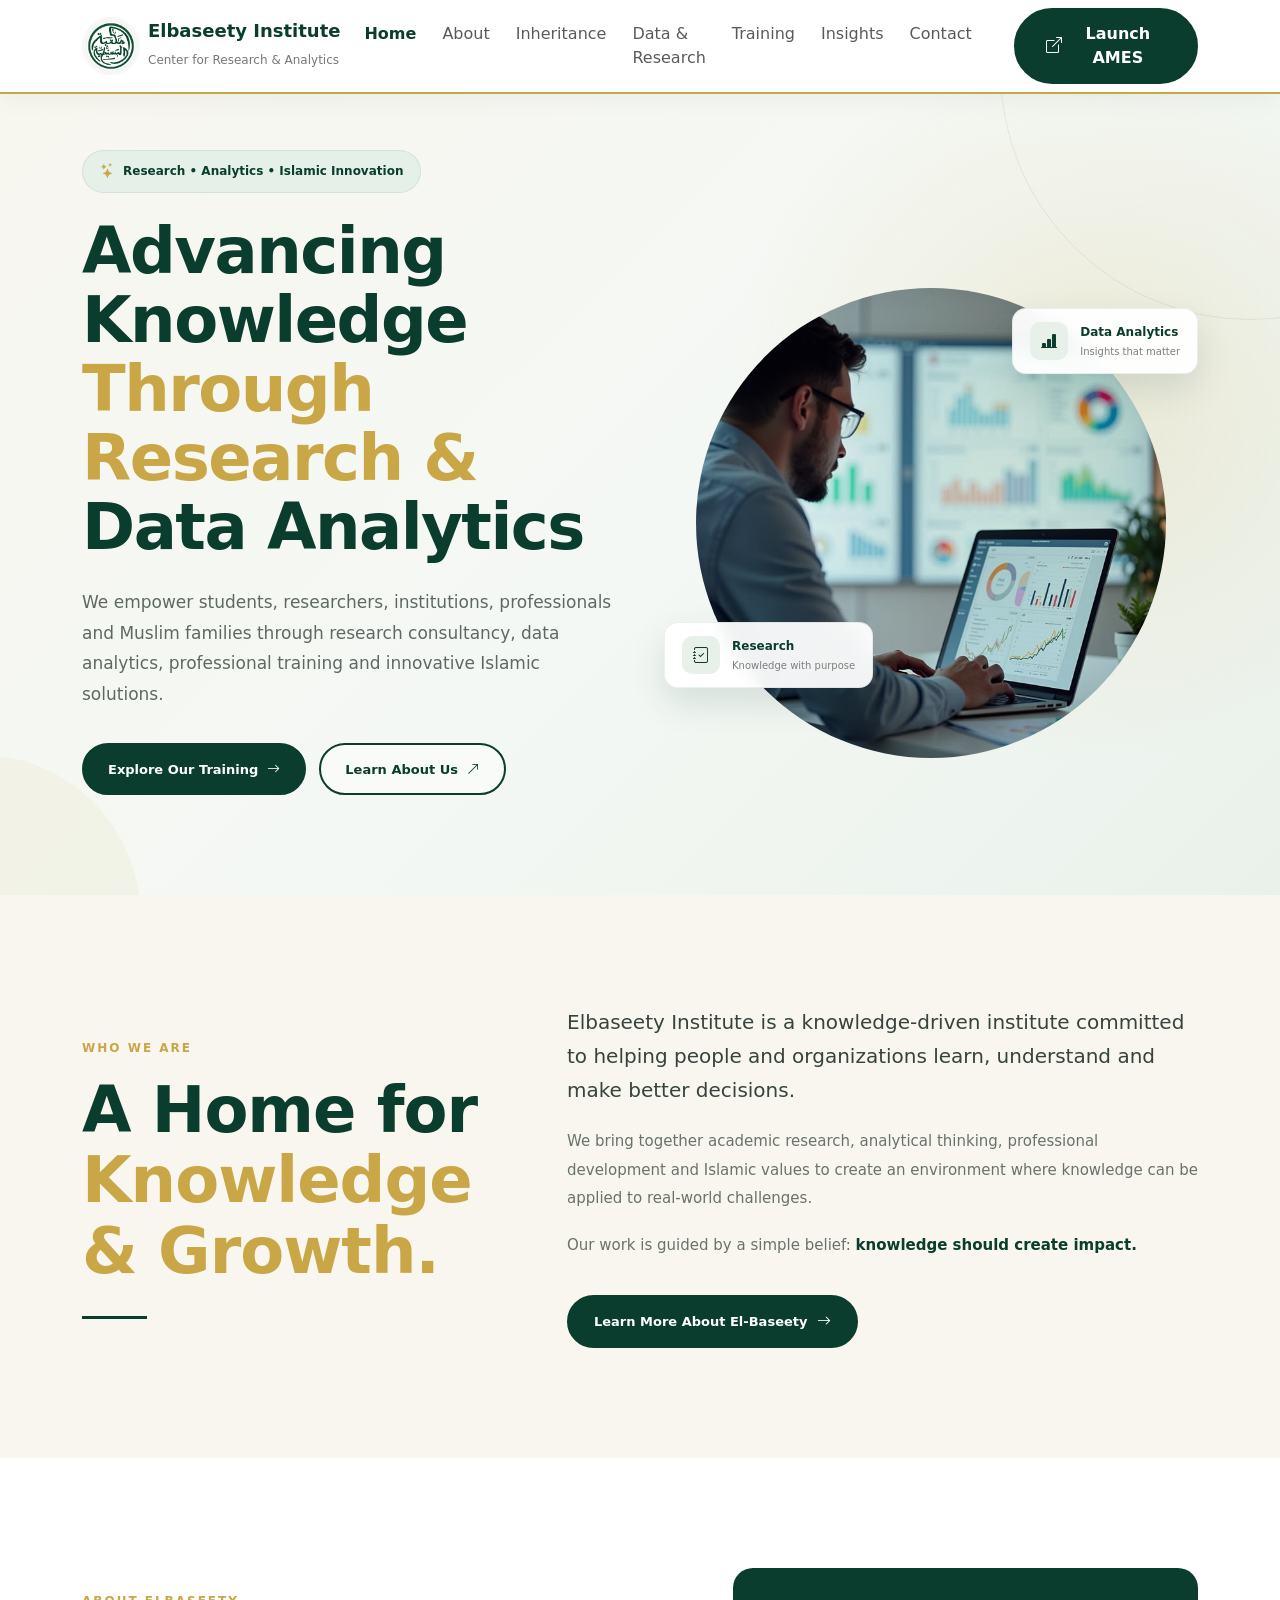
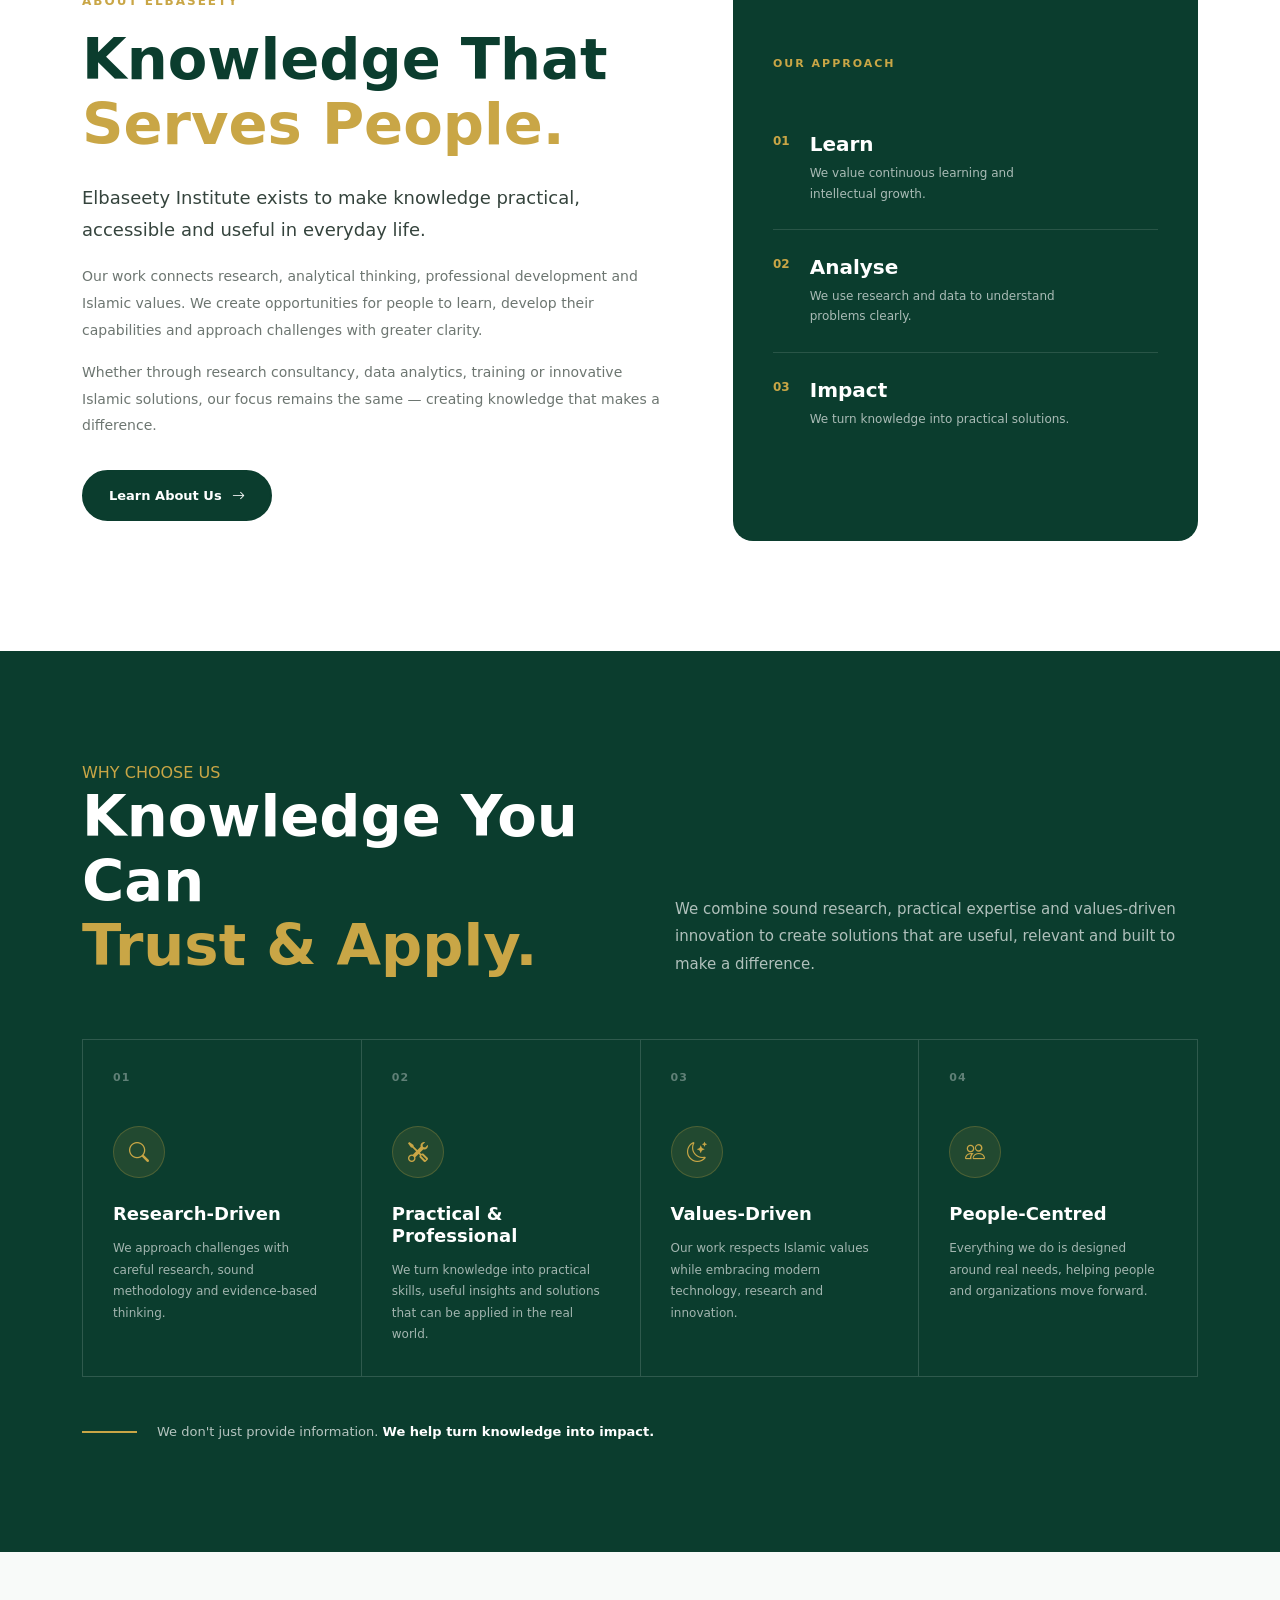
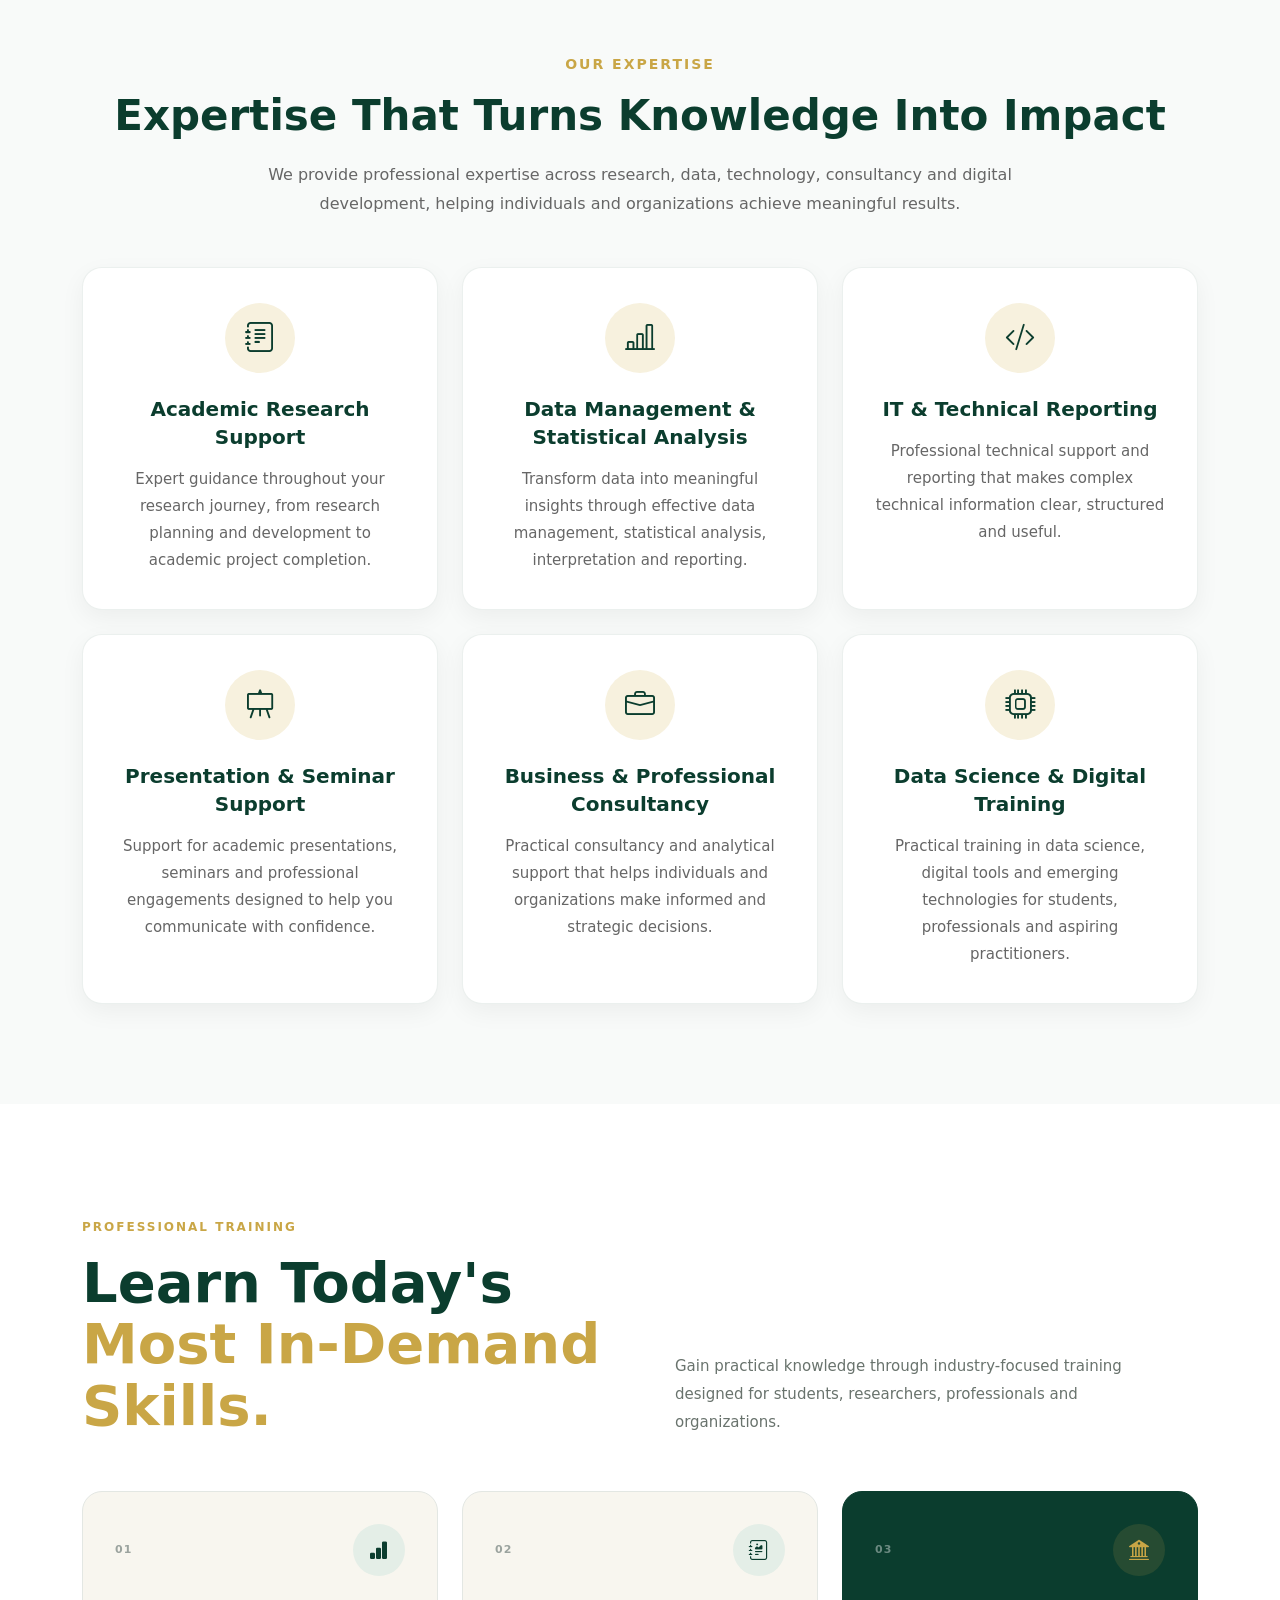
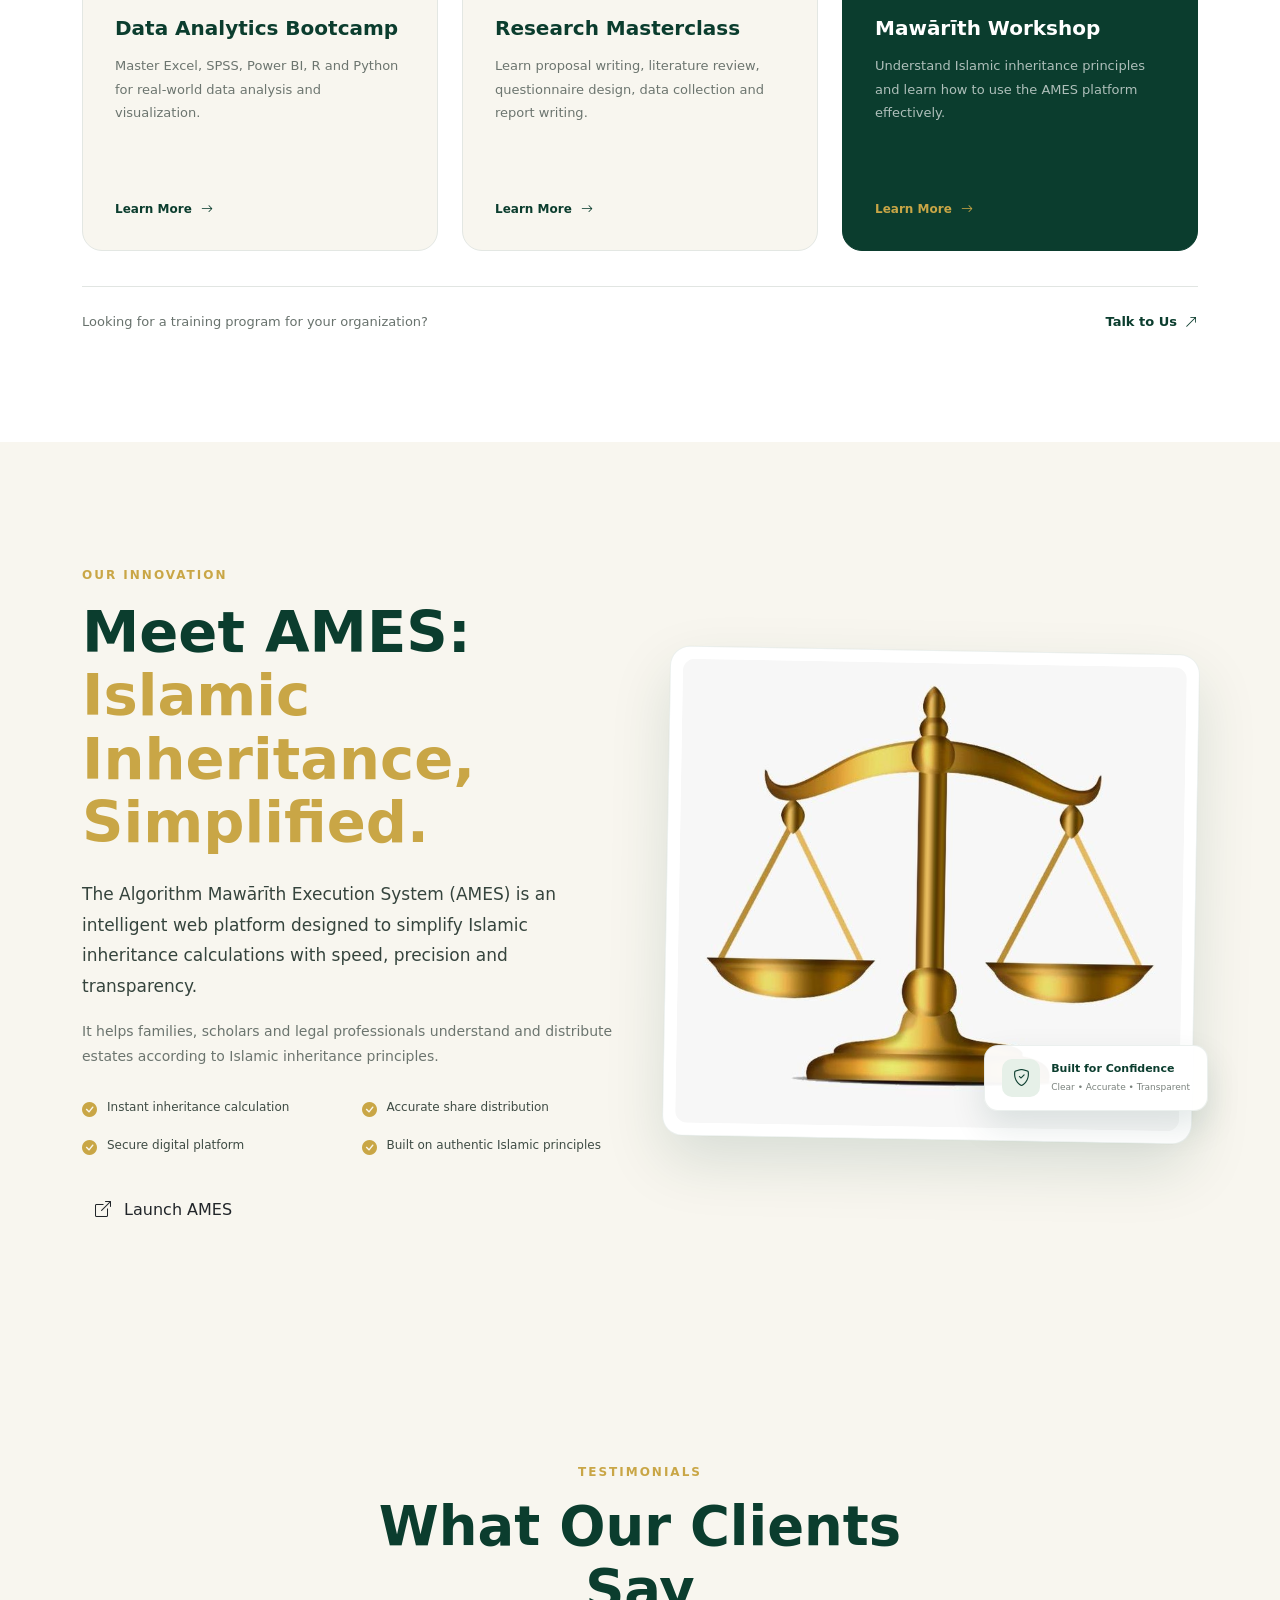
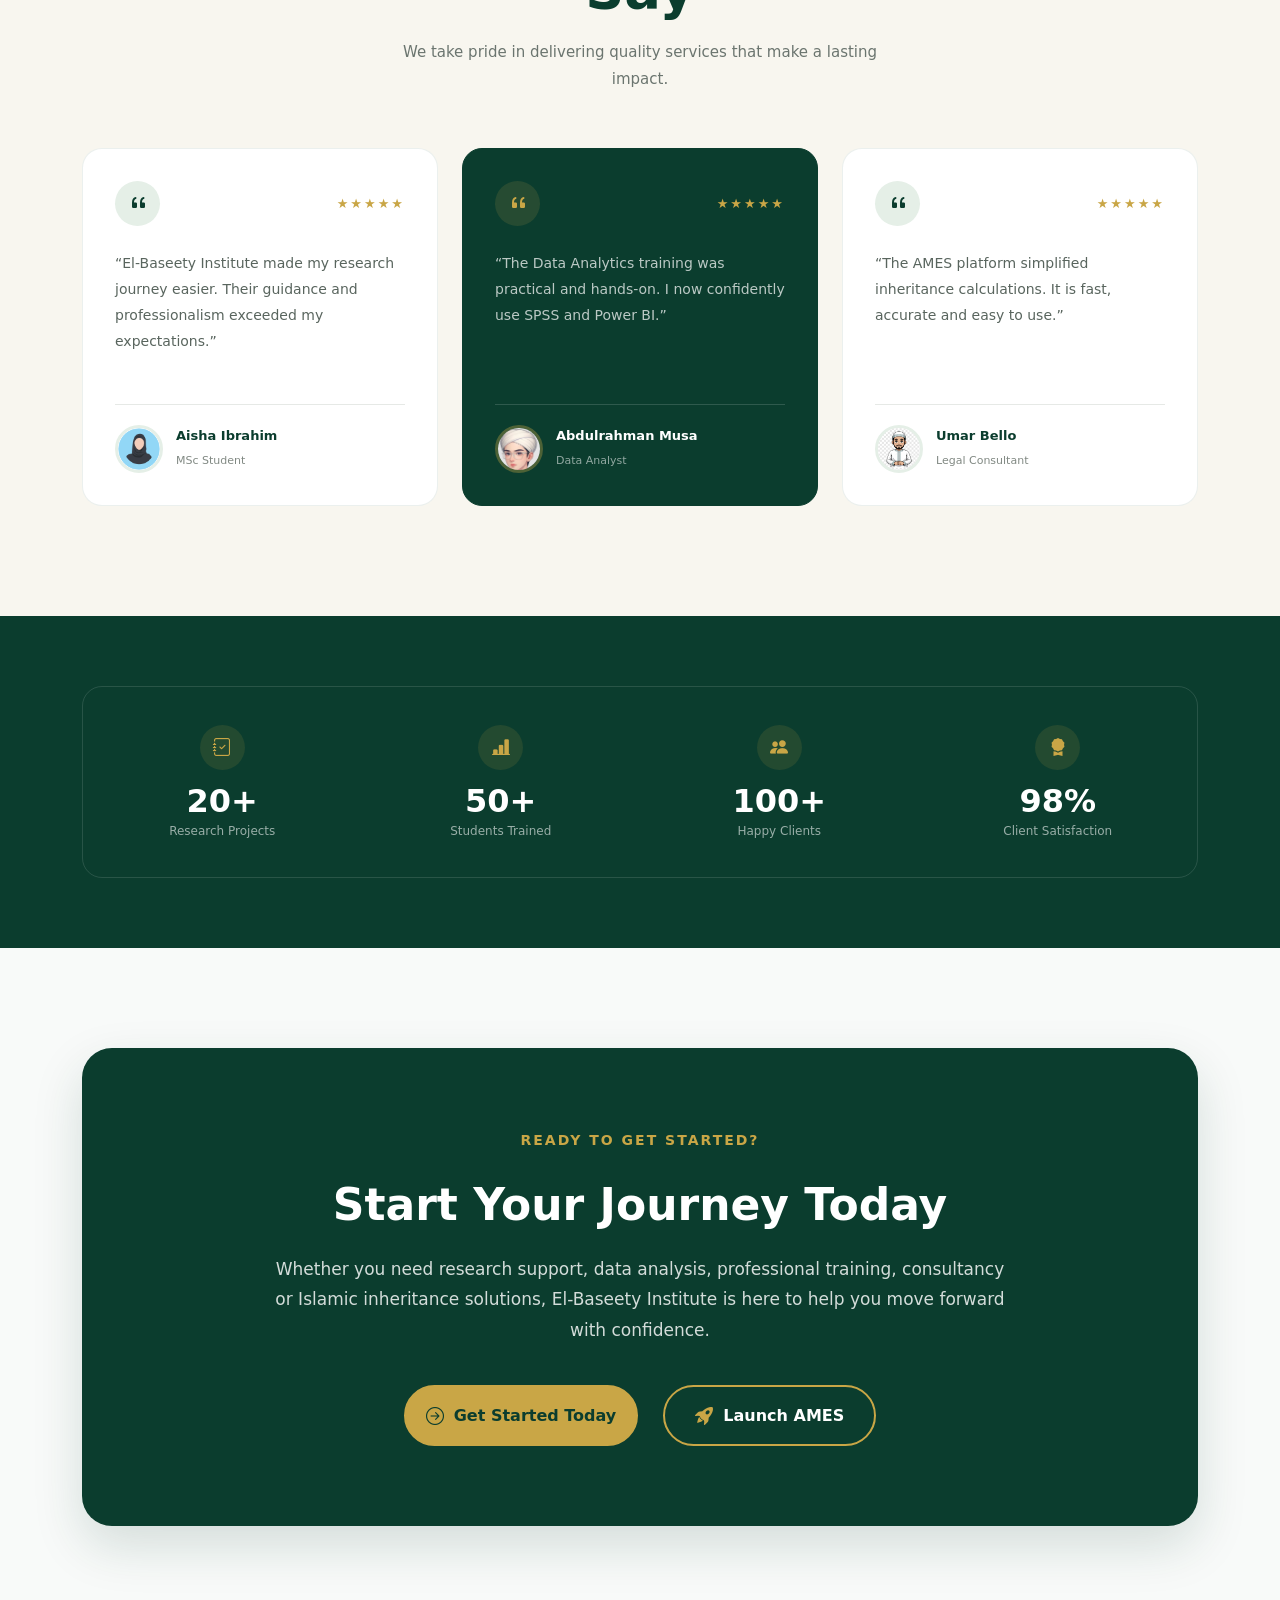
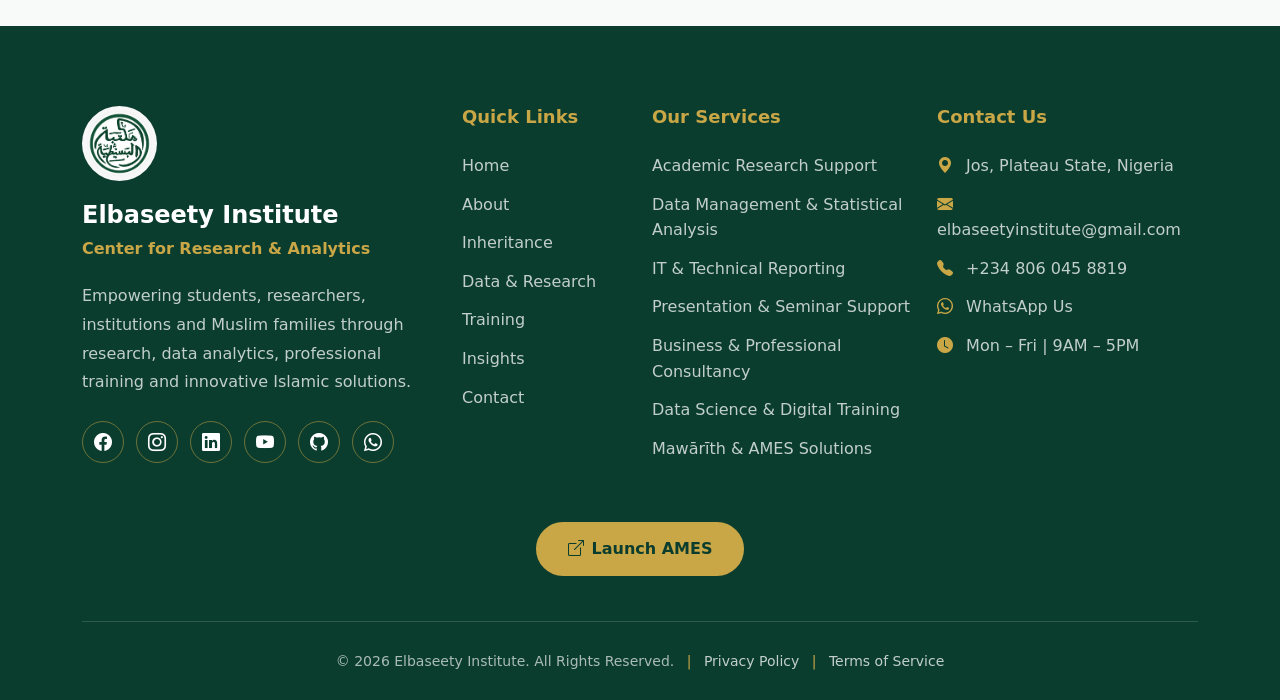
<file: index.html>
<!DOCTYPE html>
<html lang="en">

<head>

<meta charset="UTF-8">
<meta name="viewport" content="width=device-width, initial-scale=1.0">

<title>Elbaseety Institute | Center for Research & Analytics</title>

<!-- Bootstrap CSS -->
<link href="bootstrap-5.3.8-dist/css/bootstrap.min.css"
rel="stylesheet">

<!-- Bootstrap Icons -->
<link rel="stylesheet"
href="https://cdn.jsdelivr.net/npm/bootstrap-icons@1.11.3/font/bootstrap-icons.min.css">

<!-- Google Fonts -->
<link href="https://fonts.googleapis.com/css2?family=Poppins:wght@300;400;500;600;700;800&display=swap"
rel="stylesheet">

<!-- Custom CSS -->
<link rel="stylesheet" href="style.css">
<link rel="stylesheet" href="bootstrap-5.3.8-dist/css/bootstrap.min.css">

</head>

<body>
<!-- ================= NAVBAR ================= -->

<nav class="navbar navbar-expand-lg fixed-top custom-navbar">
<div class="container">

<!-- Logo -->

<a class="navbar-brand d-flex align-items-center" href="index.html">

<img src="bootstrap-5.3.8-dist/WhatsApp Image 2026-04-06 at 10.52.43 PM.jpeg"
alt="Logo"
class="logo">

<div class="ms-2">

<h5 class="mb-0">
Elbaseety Institute
</h5>

<small>
Center for Research & Analytics
</small>

</div>

</a>

<!-- Mobile Button -->

<button class="navbar-toggler"
type="button"
data-bs-toggle="collapse"
data-bs-target="#navbarMenu">

<span class="navbar-toggler-icon"></span>

</button>

<!-- Menu -->

<div class="collapse navbar-collapse"
id="navbarMenu">

<ul class="navbar-nav ms-auto me-3">

<li class="nav-item">
<a class="nav-link active" href="index.html">Home</a>
</li>

<li class="nav-item">
<a class="nav-link" href="about.html">About</a>
</li>

<li class="nav-item">
<a class="nav-link" href="inheritance.html">Inheritance</a>
</li>

<li class="nav-item">
<a class="nav-link" href="Data_research.html">Data & Research</a>
</li>

<li class="nav-item">
<a class="nav-link" href="Training.html">Training</a>
</li>

<li class="nav-item">
<a class="nav-link" href="insight.html">Insights</a>
</li>

<li class="nav-item">
<a class="nav-link" href="contact.html">Contact</a>
</li>

</ul>

<a href="#"
class="btn btn-launch ames-coming-soon">

<i class="bi bi-box-arrow-up-right me-2"></i>

Launch AMES

</a>

</div>

</div>

</nav>
<!--=========================================
    HERO SECTION
==========================================-->

<section class="hero">

<div class="container">

    <div class="row align-items-center g-5">

        <!-- LEFT CONTENT -->

        <div class="col-lg-6">

            <div class="hero-content">

                <span class="hero-badge">

                    <i class="bi bi-stars"></i>

                    Research • Analytics • Islamic Innovation

                </span>


                <h1>

                    Advancing Knowledge
                    <span>Through Research &</span>
                    Data Analytics

                </h1>


                <p>

                    We empower students, researchers,
                    institutions, professionals and Muslim
                    families through research consultancy,
                    data analytics, professional training
                    and innovative Islamic solutions.

                </p>


                <div class="hero-buttons">

                    <a href="Training.html"
                        class="btn-primary-custom">

                        Explore Our Training

                        <i class="bi bi-arrow-right"></i>

                    </a>


                    <a href="about.html"
                        class="btn-outline-custom">

                        Learn About Us

                        <i class="bi bi-arrow-up-right"></i>

                    </a>

                </div>

            </div>

        </div>


        <!-- RIGHT IMAGE -->

        <div class="col-lg-6">

            <div class="hero-visual">

                <div class="hero-image-bg"></div>

                <img
                    src="./img/White‑Label Analytics That Keeps Clients (and Margins).jfif"
                    class="hero-person"
                    alt="Professional working with data and technology"
                >


                <!-- FLOATING INFORMATION -->

                <div class="hero-floating-card card-analytics">

                    <i class="bi bi-bar-chart-line-fill"></i>

                    <div>

                        <strong>Data Analytics</strong>

                        <small>
                            Insights that matter
                        </small>

                    </div>

                </div>


                <div class="hero-floating-card card-research">

                    <i class="bi bi-journal-check"></i>

                    <div>

                        <strong>Research</strong>

                        <small>
                            Knowledge with purpose
                        </small>

                    </div>

                </div>

            </div>

        </div>

    </div>

</div>

</section>
<!--=========================================
    WHO WE ARE
==========================================-->

<section class="who-we-are" id="who-we-are">

<div class="container">

    <div class="row align-items-center g-5">

        <!-- LEFT -->

        <div class="col-lg-5">

            <span class="section-tag">
                WHO WE ARE
            </span>

            <h2 class="who-title">

                A Home for
                <span>Knowledge & Growth.</span>

            </h2>

            <div class="who-line"></div>

        </div>


        <!-- RIGHT -->

        <div class="col-lg-7">

            <div class="who-content">

                <p class="who-lead">

                    Elbaseety Institute is a
                    knowledge-driven institute committed
                    to helping people and organizations
                    learn, understand and make better
                    decisions.

                </p>

                <p class="who-text">

                    We bring together academic research,
                    analytical thinking, professional
                    development and Islamic values to
                    create an environment where knowledge
                    can be applied to real-world challenges.

                </p>

                <p class="who-text">

                    Our work is guided by a simple belief:

                    <strong>
                        knowledge should create impact.
                    </strong>

                </p>


                <a href="about.html" class="who-link">

                    Learn More About El-Baseety

                    <i class="bi bi-arrow-right"></i>

                </a>

            </div>

        </div>

    </div>

</div>

</section>
<!--=========================================
    ABOUT US
==========================================-->

<section class="about-section">

<div class="container">

    <div class="row g-0 align-items-stretch">

        <!-- LEFT CONTENT -->

        <div class="col-lg-7">

            <div class="about-content">

                <span class="section-tag">
                    ABOUT ELBASEETY
                </span>

                <h2 class="about-title">

                    Knowledge That
                    <span>Serves People.</span>

                </h2>

                <p class="about-lead">

                    Elbaseety Institute exists to make
                    knowledge practical, accessible and
                    useful in everyday life.

                </p>

                <p class="about-text">

                    Our work connects research, analytical
                    thinking, professional development and
                    Islamic values. We create opportunities
                    for people to learn, develop their
                    capabilities and approach challenges
                    with greater clarity.

                </p>

                <p class="about-text">

                    Whether through research consultancy,
                    data analytics, training or innovative
                    Islamic solutions, our focus remains
                    the same — creating knowledge that
                    makes a difference.

                </p>


                <a href="about.html" class="about-btn">

                    Learn About Us

                    <i class="bi bi-arrow-right"></i>

                </a>

            </div>

        </div>


        <!-- RIGHT PANEL -->

        <div class="col-lg-5">

            <div class="about-panel">

                <span class="about-panel-label">
                    OUR APPROACH
                </span>


                <div class="about-panel-item">

                    <span class="about-panel-number">
                        01
                    </span>

                    <div>

                        <h4>
                            Learn
                        </h4>

                        <p>
                            We value continuous learning
                            and intellectual growth.
                        </p>

                    </div>

                </div>


                <div class="about-panel-item">

                    <span class="about-panel-number">
                        02
                    </span>

                    <div>

                        <h4>
                            Analyse
                        </h4>

                        <p>
                            We use research and data to
                            understand problems clearly.
                        </p>

                    </div>

                </div>


                <div class="about-panel-item">

                    <span class="about-panel-number">
                        03
                    </span>

                    <div>

                        <h4>
                            Impact
                        </h4>

                        <p>
                            We turn knowledge into
                            practical solutions.
                        </p>

                    </div>

                </div>

            </div>

        </div>

    </div>

</div>

</section>
<!--=========================================
    WHY CHOOSE ELBASEETY
==========================================-->

<section class="why-choose-section">

<div class="container">

    <!-- HEADER -->

    <div class="why-header">

        <div>

            <span class="section-tag why-tag">
                WHY CHOOSE US
            </span>

            <h2 class="why-title">

                Knowledge You Can
                <span>Trust & Apply.</span>

            </h2>

        </div>

        <p class="why-intro">

            We combine sound research, practical
            expertise and values-driven innovation
            to create solutions that are useful,
            relevant and built to make a difference.

        </p>

    </div>


    <!-- FEATURES -->

    <div class="why-grid">

        <!-- 01 -->

        <div class="why-card">

            <div class="why-number">
                01
            </div>

            <div class="why-icon">

                <i class="bi bi-search"></i>

            </div>

            <h3>
                Research-Driven
            </h3>

            <p>

                We approach challenges with careful
                research, sound methodology and
                evidence-based thinking.

            </p>

        </div>


        <!-- 02 -->

        <div class="why-card">

            <div class="why-number">
                02
            </div>

            <div class="why-icon">

                <i class="bi bi-tools"></i>

            </div>

            <h3>
                Practical & Professional
            </h3>

            <p>

                We turn knowledge into practical
                skills, useful insights and solutions
                that can be applied in the real world.

            </p>

        </div>


        <!-- 03 -->

        <div class="why-card">

            <div class="why-number">
                03
            </div>

            <div class="why-icon">

                <i class="bi bi-moon-stars"></i>

            </div>

            <h3>
                Values-Driven
            </h3>

            <p>

                Our work respects Islamic values
                while embracing modern technology,
                research and innovation.

            </p>

        </div>


        <!-- 04 -->

        <div class="why-card">

            <div class="why-number">
                04
            </div>

            <div class="why-icon">

                <i class="bi bi-people"></i>

            </div>

            <h3>
                People-Centred
            </h3>

            <p>

                Everything we do is designed around
                real needs, helping people and
                organizations move forward.

            </p>

        </div>

    </div>


    <!-- BOTTOM STATEMENT -->

    <div class="why-bottom">

        <div class="why-bottom-line"></div>

        <p>
            We don't just provide information.
            <strong>We help turn knowledge into impact.</strong>
        </p>

    </div>

</div>

</section>
<!--=========================================
OUR EXPERTISE
==========================================-->

<section class="our-expertise">

<div class="container">

<div class="text-center mb-5">

    <span class="section-tag">
        OUR EXPERTISE
    </span>

    <h2 class="section-title">
        Expertise That Turns Knowledge Into Impact
    </h2>

    <p class="section-description">

        We provide professional expertise across research,
        data, technology, consultancy and digital development,
        helping individuals and organizations achieve meaningful results.

    </p>

</div>

<div class="row g-4">

    <!-- Academic Research -->

    <div class="col-lg-4 col-md-6">

        <div class="service-card">

            <div class="service-icon">
                <i class="bi bi-journal-text"></i>
            </div>

            <h3>Academic Research Support</h3>

            <p>
                Expert guidance throughout your research journey,
                from research planning and development to
                academic project completion.
            </p>

        </div>

    </div>


    <!-- Data Analysis -->

    <div class="col-lg-4 col-md-6">

        <div class="service-card">

            <div class="service-icon">
                <i class="bi bi-bar-chart-line"></i>
            </div>

            <h3>Data Management & Statistical Analysis</h3>

            <p>
                Transform data into meaningful insights through
                effective data management, statistical analysis,
                interpretation and reporting.
            </p>

        </div>

    </div>


    <!-- IT -->

    <div class="col-lg-4 col-md-6">

        <div class="service-card">

            <div class="service-icon">
                <i class="bi bi-code-slash"></i>
            </div>

            <h3>IT & Technical Reporting</h3>

            <p>
                Professional technical support and reporting
                that makes complex technical information clear,
                structured and useful.
            </p>

        </div>

    </div>


    <!-- Presentation -->

    <div class="col-lg-4 col-md-6">

        <div class="service-card">

            <div class="service-icon">
                <i class="bi bi-easel"></i>
            </div>

            <h3>Presentation & Seminar Support</h3>

            <p>
                Support for academic presentations, seminars
                and professional engagements designed to help
                you communicate with confidence.
            </p>

        </div>

    </div>


    <!-- Consultancy -->

    <div class="col-lg-4 col-md-6">

        <div class="service-card">

            <div class="service-icon">
                <i class="bi bi-briefcase"></i>
            </div>

            <h3>Business & Professional Consultancy</h3>

            <p>
                Practical consultancy and analytical support
                that helps individuals and organizations make
                informed and strategic decisions.
            </p>

        </div>

    </div>


    <!-- Data Science -->

    <div class="col-lg-4 col-md-6">

        <div class="service-card">

            <div class="service-icon">
                <i class="bi bi-cpu"></i>
            </div>

            <h3>Data Science & Digital Training</h3>

            <p>
                Practical training in data science, digital
                tools and emerging technologies for students,
                professionals and aspiring practitioners.
            </p>

        </div>

    </div>

</div>

</div>

</section>


<!--=========================================
    PROFESSIONAL TRAINING
==========================================-->

<section class="training-section">

<div class="container">

    <!-- HEADER -->

    <div class="training-header">

        <div>

            <span class="section-tag">
                PROFESSIONAL TRAINING
            </span>

            <h2 class="training-title">

                Learn Today's
                <span>Most In-Demand Skills.</span>

            </h2>

        </div>

        <p class="training-intro">

            Gain practical knowledge through
            industry-focused training designed for
            students, researchers, professionals
            and organizations.

        </p>

    </div>


    <!-- COURSES -->

    <div class="row g-4">


        <!-- COURSE 1 -->

        <div class="col-lg-4 col-md-6">

            <div class="course-card">

                <div class="course-top">

                    <span class="course-number">
                        01
                    </span>

                    <div class="course-icon">

                        <i class="bi bi-bar-chart-fill"></i>

                    </div>

                </div>

                <h4>
                    Data Analytics Bootcamp
                </h4>

                <p>

                    Master Excel, SPSS, Power BI,
                    R and Python for real-world data
                    analysis and visualization.

                </p>

                <a href="training.html"
                    class="course-link">

                    Learn More

                    <i class="bi bi-arrow-right"></i>

                </a>

            </div>

        </div>


        <!-- COURSE 2 -->

        <div class="col-lg-4 col-md-6">

            <div class="course-card">

                <div class="course-top">

                    <span class="course-number">
                        02
                    </span>

                    <div class="course-icon">

                        <i class="bi bi-journal-richtext"></i>

                    </div>

                </div>

                <h4>
                    Research Masterclass
                </h4>

                <p>

                    Learn proposal writing, literature
                    review, questionnaire design, data
                    collection and report writing.

                </p>

                <a href="training.html"
                    class="course-link">

                    Learn More

                    <i class="bi bi-arrow-right"></i>

                </a>

            </div>

        </div>


        <!-- COURSE 3 -->

        <div class="col-lg-4 col-md-6">

            <div class="course-card course-featured">

                <div class="course-top">

                    <span class="course-number">
                        03
                    </span>

                    <div class="course-icon">

                        <i class="bi bi-bank2"></i>

                    </div>

                </div>

                <h4>
                    Mawārīth Workshop
                </h4>

                <p>

                    Understand Islamic inheritance
                    principles and learn how to use
                    the AMES platform effectively.

                </p>

                <a href="training.html"
                    class="course-link">

                    Learn More

                    <i class="bi bi-arrow-right"></i>

                </a>

            </div>

        </div>

    </div>


    <!-- BOTTOM CTA -->

    <div class="training-cta">

        <p>
            Looking for a training program for your
            organization?
        </p>

        <a href="contact.html">

            Talk to Us

            <i class="bi bi-arrow-up-right"></i>

        </a>

    </div>

</div>

</section>
<!--=========================================
    AMES INNOVATION
==========================================-->

<section class="ames-section">

<div class="container">

    <div class="row align-items-center g-5">

        <!-- LEFT CONTENT -->

        <div class="col-lg-6">

            <div class="ames-content">

                <span class="section-tag ames-tag">
                    OUR INNOVATION
                </span>

                <h2 class="ames-title">

                    Meet AMES:
                    <span>Islamic Inheritance, Simplified.</span>

                </h2>

                <p class="ames-lead">

                    The Algorithm Mawārīth Execution System
                    (AMES) is an intelligent web platform
                    designed to simplify Islamic inheritance
                    calculations with speed, precision and
                    transparency.

                </p>

                <p class="ames-text">

                    It helps families, scholars and legal
                    professionals understand and distribute
                    estates according to Islamic inheritance
                    principles.

                </p>


                <!-- FEATURES -->

                <div class="ames-features">

                    <div class="ames-feature">

                        <i class="bi bi-check-circle-fill"></i>

                        <span>
                            Instant inheritance calculation
                        </span>

                    </div>


                    <div class="ames-feature">

                        <i class="bi bi-check-circle-fill"></i>

                        <span>
                            Accurate share distribution
                        </span>

                    </div>


                    <div class="ames-feature">

                        <i class="bi bi-check-circle-fill"></i>

                        <span>
                            Secure digital platform
                        </span>

                    </div>


                    <div class="ames-feature">

                        <i class="bi bi-check-circle-fill"></i>

                        <span>
                            Built on authentic Islamic principles
                        </span>

                    </div>

                </div>


<!-- BUTTON -->

<button
type="button"
class="btn btn-launch ames-coming-soon">

<i class="bi bi-box-arrow-up-right me-2"></i>

Launch AMES

</button>

            </div>

        </div>


        <!-- RIGHT VISUAL -->

        <div class="col-lg-6">

            <div class="ames-visual">

                <div class="ames-glow"></div>

                <div class="ames-image">

                    <img
                        src="./img/AMES.jfif"
                        class="img-fluid"
                        alt="AMES inheritance platform dashboard"
                    >

                </div>


                <!-- FLOATING LABEL -->

                <div class="ames-floating">

                    <i class="bi bi-shield-check"></i>

                    <div>

                        <strong>
                            Built for Confidence
                        </strong>

                        <small>
                            Clear • Accurate • Transparent
                        </small>

                    </div>

                </div>

            </div>

        </div>

    </div>

</div>

</section>
<!--=========================================
    TESTIMONIALS
==========================================-->

<section class="testimonials-section">

<div class="container">

    <!-- HEADER -->

    <div class="testimonials-header">

        <span class="section-tag">
            TESTIMONIALS
        </span>

        <h2 class="section-title">

            What Our Clients Say

        </h2>

        <p class="section-text">

            We take pride in delivering quality services
            that make a lasting impact.

        </p>

    </div>


    <!-- TESTIMONIAL CARDS -->

    <div class="row g-4">


        <!-- TESTIMONIAL 1 -->

        <div class="col-lg-4 col-md-6">

            <div class="testimonial-card">

                <div class="testimonial-top">

                    <div class="quote-icon">

                        <i class="bi bi-quote"></i>

                    </div>

                    <div class="stars">

                        ★★★★★

                    </div>

                </div>


                <p class="testimonial-text">

                    “El-Baseety Institute made my research
                    journey easier. Their guidance and
                    professionalism exceeded my expectations.”

                </p>


                <div class="client-info">

                    <img
                        src="./img/Women free icons designed by smashingstocks.jfif"
                        alt="Aisha Ibrahim"
                    >

                    <div>

                        <h5>
                            Aisha Ibrahim
                        </h5>

                        <small>
                            MSc Student
                        </small>

                    </div>

                </div>

            </div>

        </div>


        <!-- TESTIMONIAL 2 -->

        <div class="col-lg-4 col-md-6">

            <div class="testimonial-card testimonial-featured">

                <div class="testimonial-top">

                    <div class="quote-icon">

                        <i class="bi bi-quote"></i>

                    </div>

                    <div class="stars">

                        ★★★★★

                    </div>

                </div>


                <p class="testimonial-text">

                    “The Data Analytics training was practical
                    and hands-on. I now confidently use SPSS
                    and Power BI.”

                </p>


                <div class="client-info">

                    <img
                        src="./img/870813277961474532.jfif"
                        alt="Abdulrahman Musa"
                    >

                    <div>

                        <h5>
                            Abdulrahman Musa
                        </h5>

                        <small>
                            Data Analyst
                        </small>

                    </div>

                </div>

            </div>

        </div>


        <!-- TESTIMONIAL 3 -->

        <div class="col-lg-4 col-md-6">

            <div class="testimonial-card">

                <div class="testimonial-top">

                    <div class="quote-icon">

                        <i class="bi bi-quote"></i>

                    </div>

                    <div class="stars">

                        ★★★★★

                    </div>

                </div>


                <p class="testimonial-text">

                    “The AMES platform simplified inheritance
                    calculations. It is fast, accurate and
                    easy to use.”

                </p>


                <div class="client-info">

                    <img
                        src="./img/289074869855317303.jfif"
                        alt="Umar Bello"
                    >

                    <div>

                        <h5>
                            Umar Bello
                        </h5>

                        <small>
                            Legal Consultant
                        </small>

                    </div>

                </div>

            </div>

        </div>


    </div>

</div>

</section>
<!--=========================================
    IMPACT STATS
==========================================-->

<section class="stats-section">

<div class="container">

    <div class="row g-0 stats-wrapper">

        <!-- STAT 1 -->

        <div class="col-md-3 col-6">

            <div class="stat-box">

                <div class="stat-icon">

                    <i class="bi bi-journal-check"></i>

                </div>

                <h2>20+</h2>

                <p>
                    Research Projects
                </p>

            </div>

        </div>


        <!-- STAT 2 -->

        <div class="col-md-3 col-6">

            <div class="stat-box">

                <div class="stat-icon">

                    <i class="bi bi-bar-chart-line-fill"></i>

                </div>

                <h2>50+</h2>

                <p>
                    Students Trained
                </p>

            </div>

        </div>


        <!-- STAT 3 -->

        <div class="col-md-3 col-6">

            <div class="stat-box">

                <div class="stat-icon">

                    <i class="bi bi-people-fill"></i>

                </div>

                <h2>100+</h2>

                <p>
                    Happy Clients
                </p>

            </div>

        </div>


        <!-- STAT 4 -->

        <div class="col-md-3 col-6">

            <div class="stat-box">

                <div class="stat-icon">

                    <i class="bi bi-award-fill"></i>

                </div>

                <h2>98%</h2>

                <p>
                    Client Satisfaction
                </p>

            </div>

        </div>

    </div>

</div>

</section>
<!--=========================================
    START TODAY CTA
==========================================-->

<section class="start-today">

<div class="container">

    <div class="start-today-wrapper">

        <span class="start-today-tag">
            READY TO GET STARTED?
        </span>

        <h2>
            Start Your Journey Today
        </h2>

        <p>
            Whether you need research support, data analysis,
            professional training, consultancy or Islamic
            inheritance solutions, El-Baseety Institute is
            here to help you move forward with confidence.
        </p>

        <div class="start-today-buttons">

            <a href="contact.html"
                class="start-contact-btn">

                <i class="bi bi-arrow-right-circle"></i>

                <span>Get Started Today</span>

            </a>

            <a href="#"
class="start-ames-btn ames-coming-soon">

<i class="bi bi-rocket-takeoff-fill"></i>

<span>Launch AMES</span>

</a>
        </div>

    </div>

</div>

</section>
<!--================ MODERN FOOTER ================-->

<footer class="footer">

<div class="container">

<div class="row gy-5">

    <!-- Brand -->

    <div class="col-lg-4">

        <img src="bootstrap-5.3.8-dist/WhatsApp Image 2026-04-06 at 10.52.43 PM.jpeg"
                alt="Elbaseety Institute"
                class="footer-logo">

        <h3>Elbaseety Institute</h3>

        <p class="footer-subtitle">
            Center for Research & Analytics
        </p>

        <p>
            Empowering students, researchers, institutions and
            Muslim families through research, data analytics,
            professional training and innovative Islamic solutions.
        </p>


        <!-- Social Icons -->

        <div class="social-icons mt-4">

            <a href="https://www.facebook.com/elbaseetyinstitute" aria-label="Facebook">
                <i class="bi bi-facebook"></i>
            </a>

            <a href="https://www.instagram.com/elbaseetyinstitute" aria-label="Instagram">
                <i class="bi bi-instagram"></i>
            </a>

            <a href="https://www.linkedin.com/company/elbaseetyinstitute" aria-label="LinkedIn">
                <i class="bi bi-linkedin"></i>
            </a>

            <a href="https://www.youtube.com/channel/elbaseetyinstitute" aria-label="YouTube">
                <i class="bi bi-youtube"></i>
            </a>

            <a href="https://github.com/ElBaseety-Institute"
                target="_blank"
                aria-label="GitHub">
                <i class="bi bi-github"></i>
            </a>

            <a href="https://wa.me/2348060458819"
                target="_blank"
                aria-label="WhatsApp">
                <i class="bi bi-whatsapp"></i>
            </a>

        </div>

    </div>


    <!-- Quick Links -->

    <div class="col-lg-2 col-md-6">

        <h5>Quick Links</h5>

        <ul class="footer-links">

            <li>
                <a href="index.html">Home</a>
            </li>

            <li>
                <a href="about.html">About</a>
            </li>

            <li>
                <a href="inheritance.html">Inheritance</a>
            </li>

            <li>
                <a href="Data_research.html">Data & Research</a>
            </li>

            <li>
                <a href="Training.html">Training</a>
            </li>

            <li>
                <a href="insight.html">Insights</a>
            </li>

            <li>
                <a href="contact.html">Contact</a>
            </li>

        </ul>

    </div>


    <!-- Our Services -->

    <div class="col-lg-3 col-md-6">

        <h5>Our Services</h5>

        <ul class="footer-links">

            <li>
                <a href="Data_research.html">
                    Academic Research Support
                </a>
            </li>

            <li>
                <a href="Data_research.html">
                    Data Management & Statistical Analysis
                </a>
            </li>

            <li>
                <a href="Data_research.html">
                    IT & Technical Reporting
                </a>
            </li>

            <li>
                <a href="Training.html">
                    Presentation & Seminar Support
                </a>
            </li>

            <li>
                <a href="Training.html">
                    Business & Professional Consultancy
                </a>
            </li>

            <li>
                <a href="Training.html">
                    Data Science & Digital Training
                </a>
            </li>

            <li>
                <a href="inheritance.html">
                    Mawārīth & AMES Solutions
                </a>
            </li>

        </ul>

    </div>


    <!-- Contact -->

    <div class="col-lg-3">

        <h5>Contact Us</h5>

        <ul class="footer-links">

            <li>

                <i class="bi bi-geo-alt-fill me-2"></i>

                Jos, Plateau State, Nigeria

            </li>


            <li>

                <i class="bi bi-envelope-fill me-2"></i>

                <a href="mailto:elbaseetyinstitute@gmail.com">

                    elbaseetyinstitute@gmail.com

                </a>

            </li>


            <li>

                <i class="bi bi-telephone-fill me-2"></i>

                <a href="tel:+2348060458819">

                    +234 806 045 8819

                </a>

            </li>


            <li>

                <i class="bi bi-whatsapp me-2"></i>

                <a href="https://wa.me/2348060458819"
                    target="_blank">

                    WhatsApp Us

                </a>

            </li>


            <li>

                <i class="bi bi-clock-fill me-2"></i>

                Mon – Fri | 9AM – 5PM

            </li>

        </ul>

    </div>

</div>


<!-- Launch AMES Button -->

<div class="text-center mt-5">

<a href="#"
class="btn btn-launch ames-coming-soon">

<i class="bi bi-box-arrow-up-right me-2"></i>

Launch AMES

</a>

</div>


<!-- Footer Bottom -->

<div class="footer-bottom">

    <p>

        © 2026 Elbaseety Institute. All Rights Reserved.

        <span>|</span>

        <a href="#">
            Privacy Policy
        </a>

        <span>|</span>

        <a href="#">
            Terms of Service
        </a>

    </p>

</div>

</div>

</footer>


<!-- Bootstrap JS -->

<script src="bootstrap-5.3.8-dist/js/bootstrap.bundle.min.js"></script>

<script src="src.js"></script>

</body>

</html>
</file>
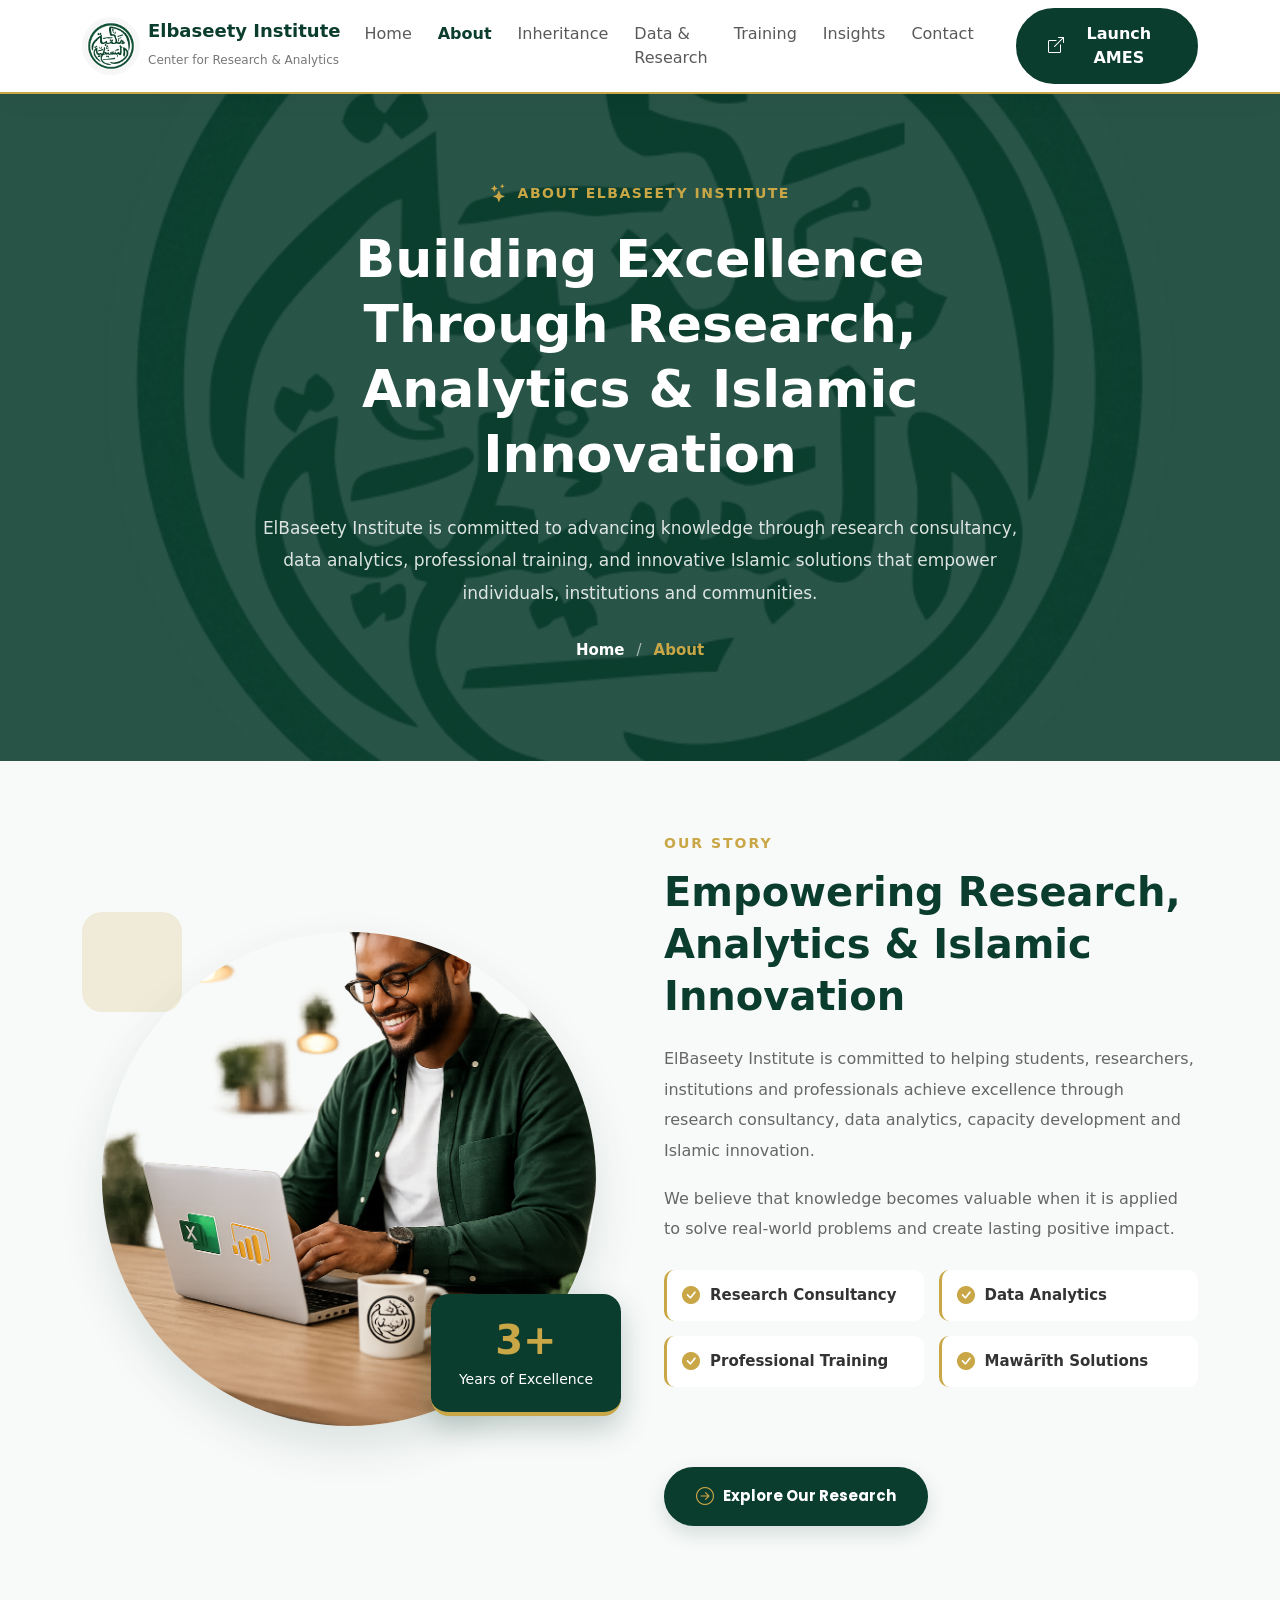
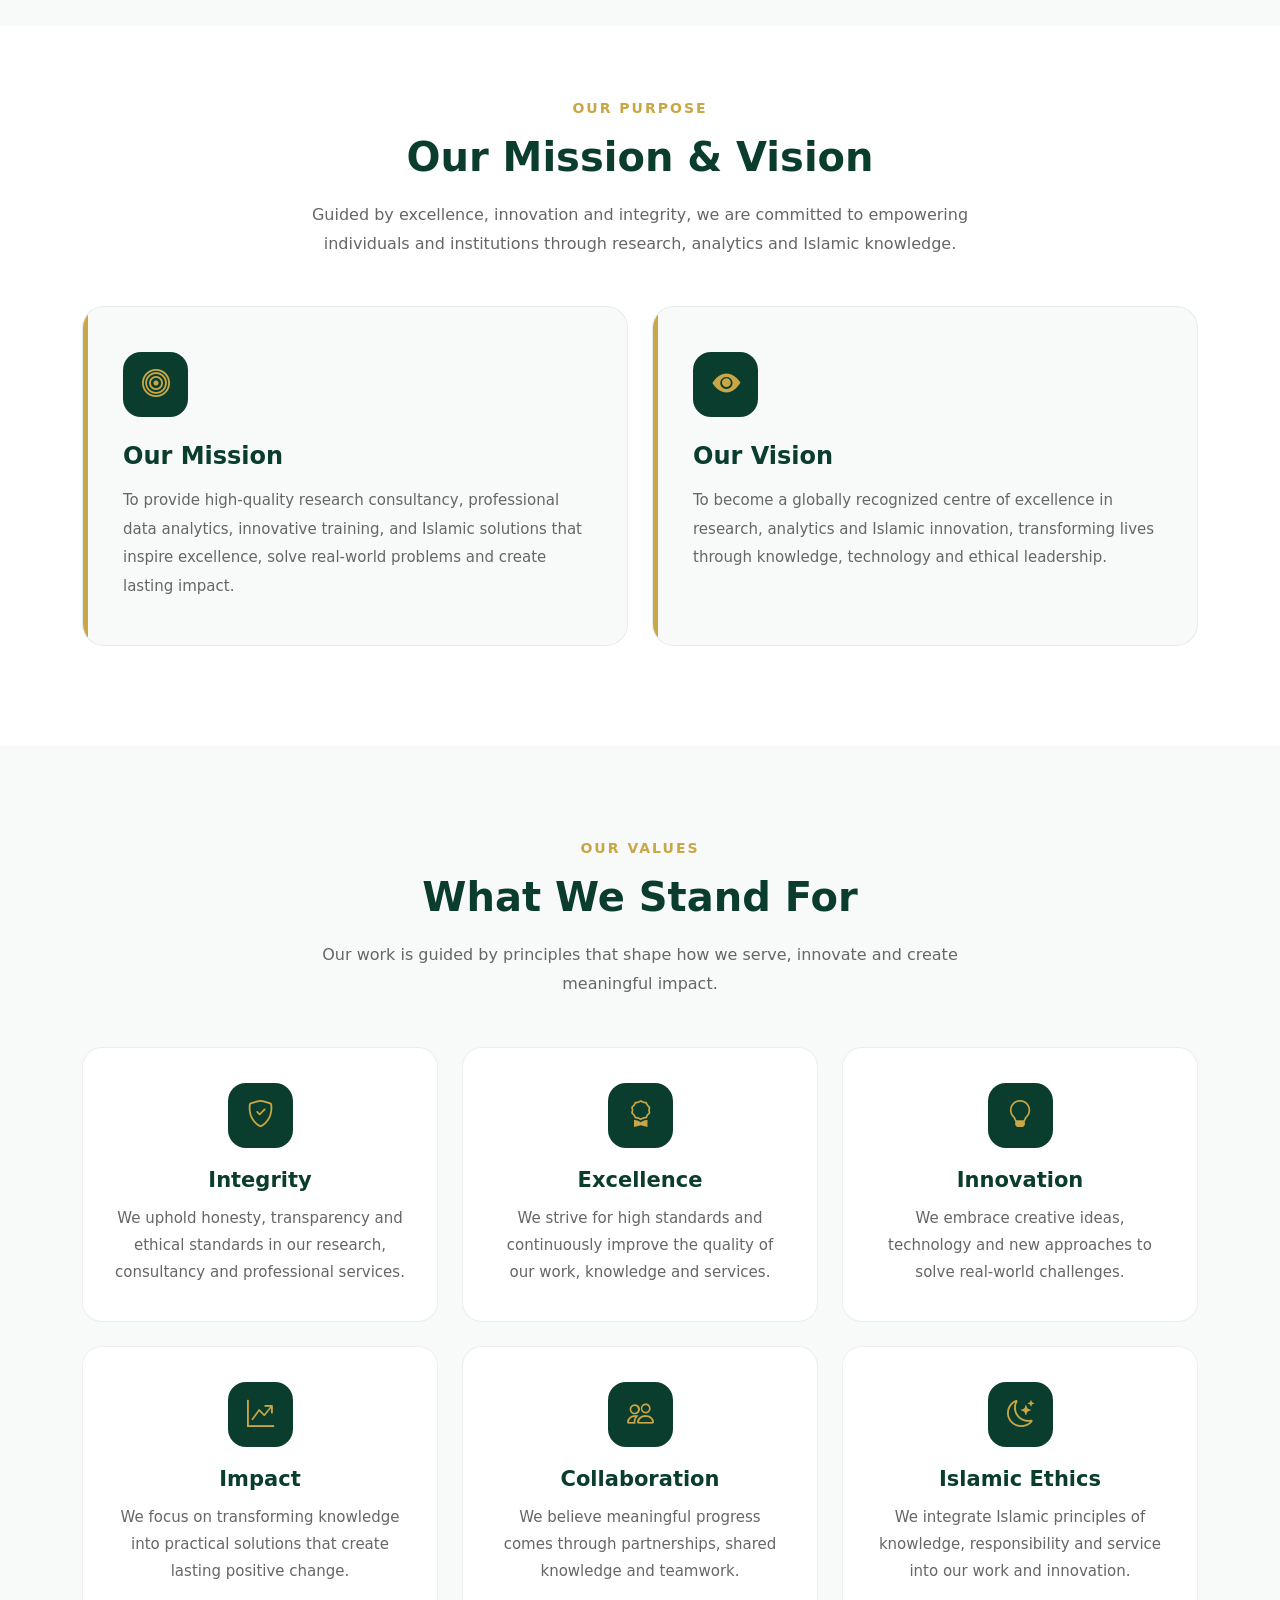
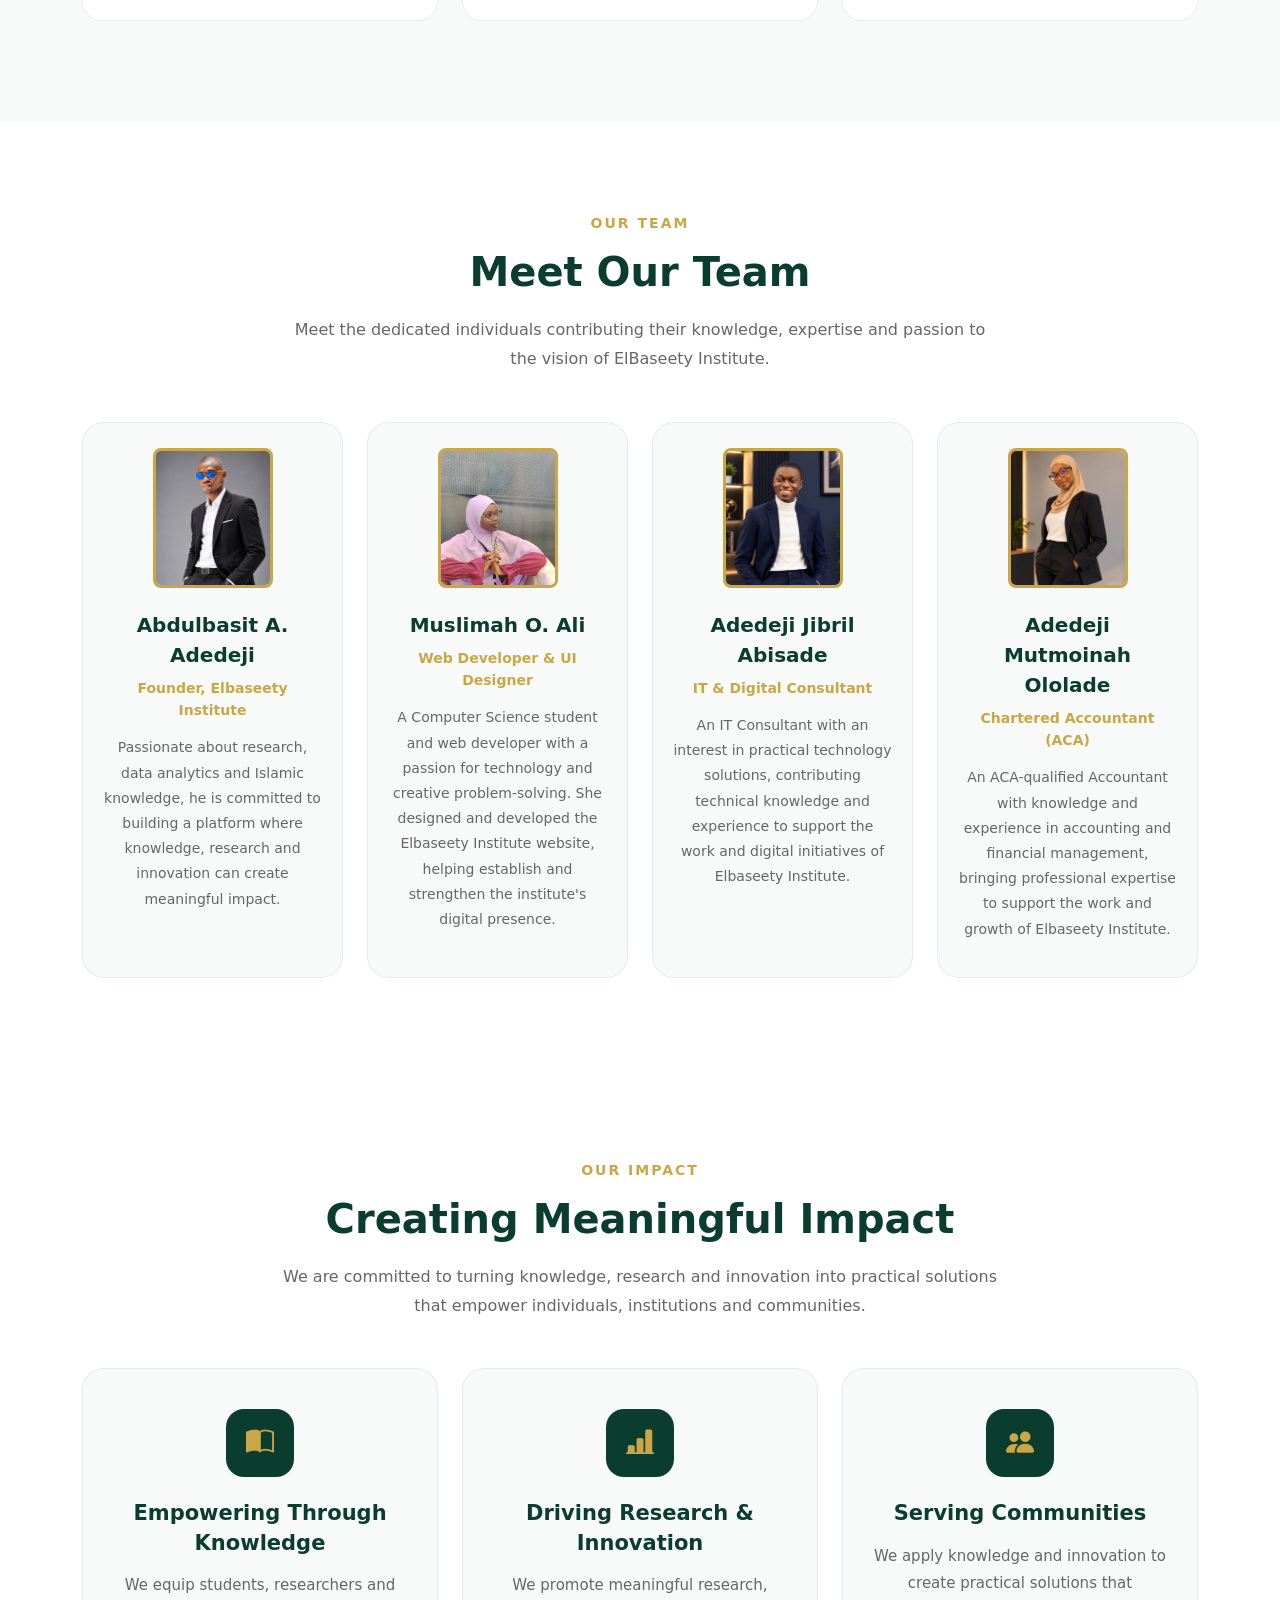
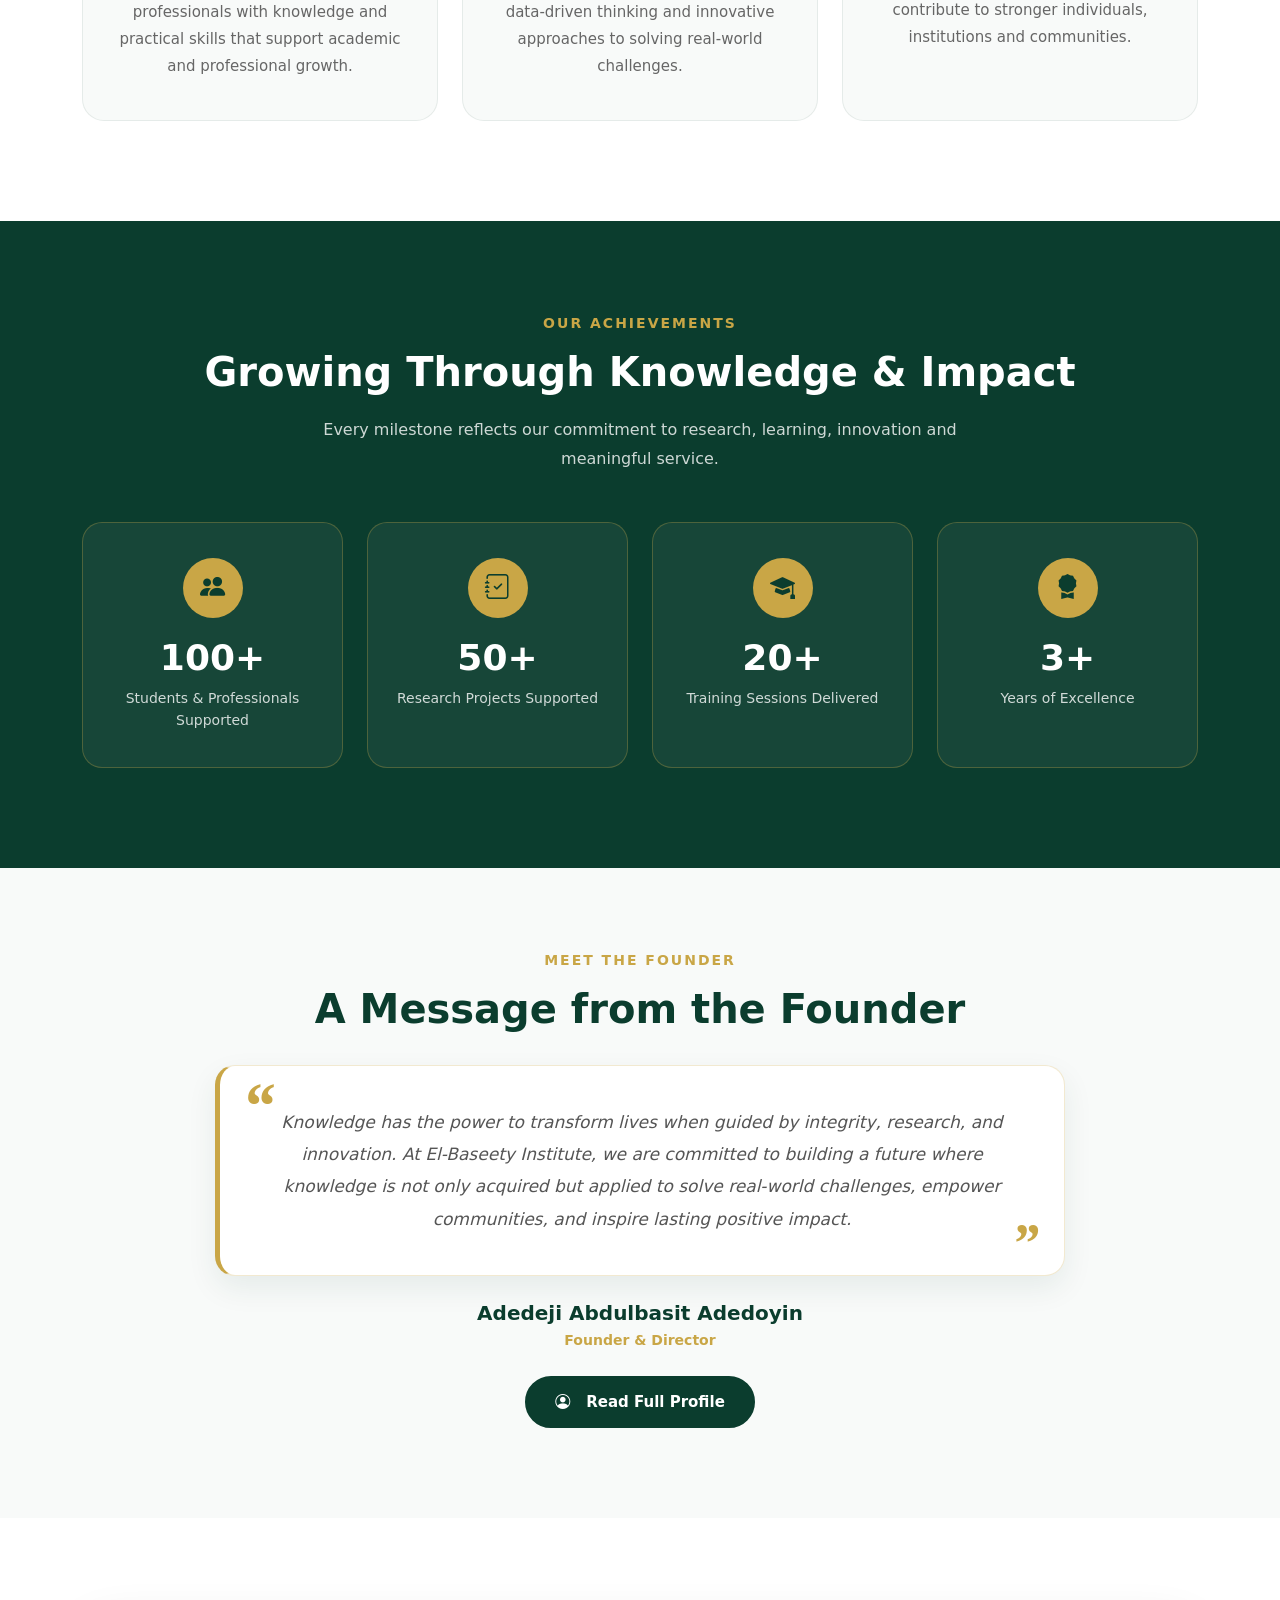
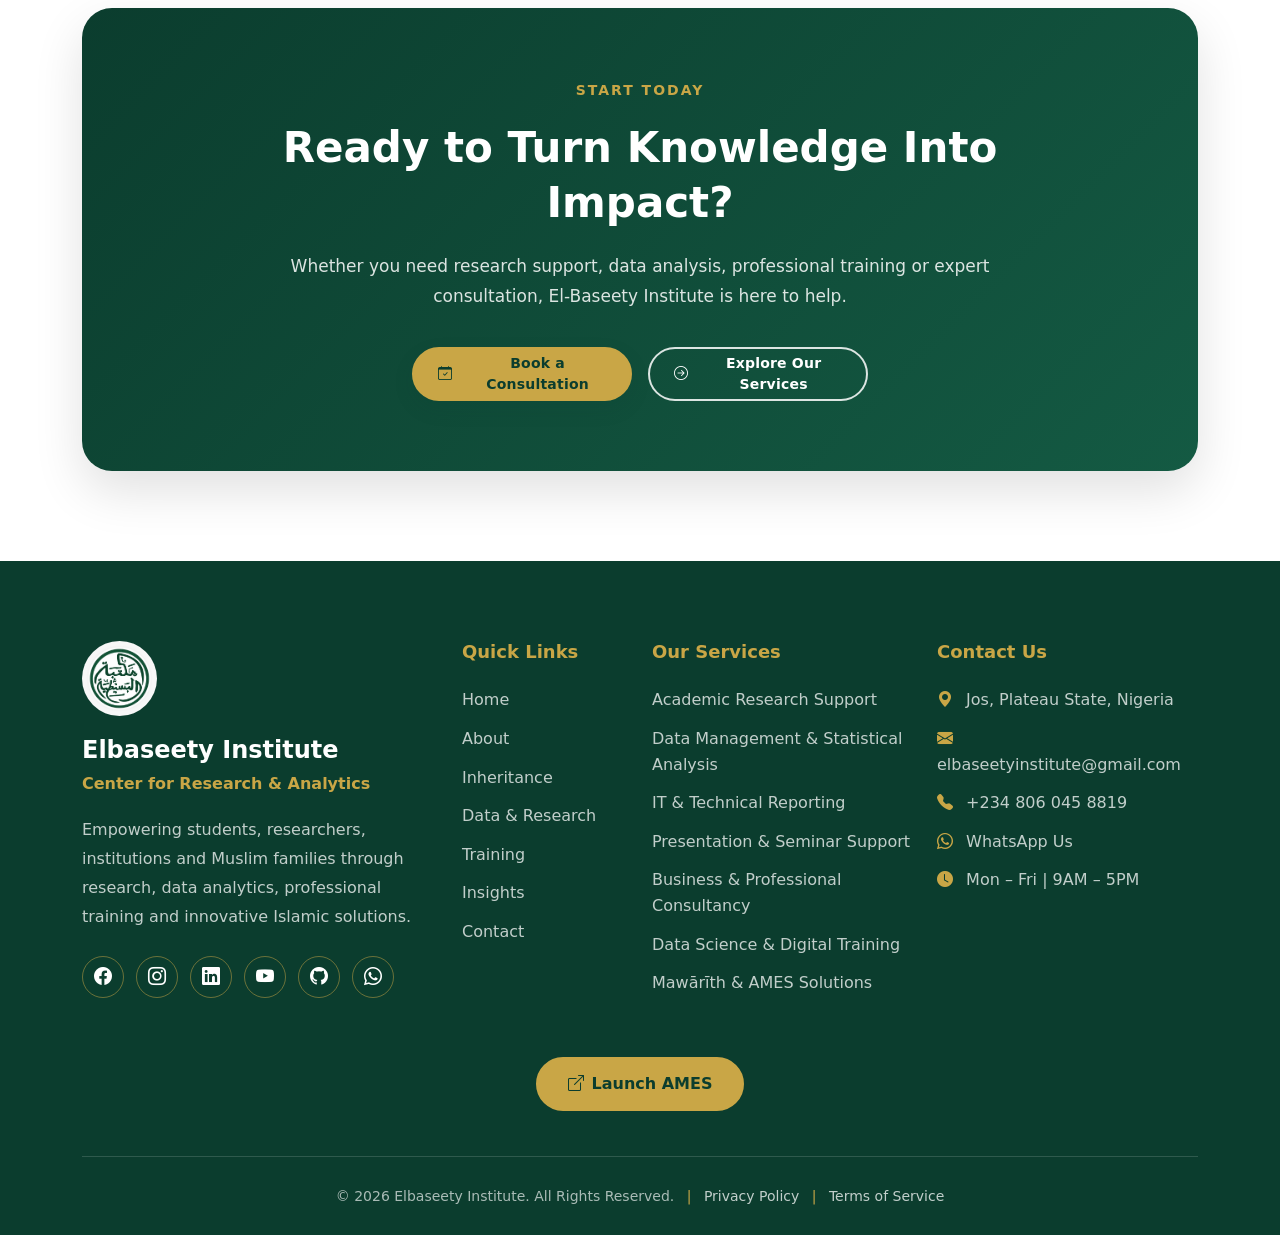
<file: About.html>
<!DOCTYPE html>
<html lang="en">

<head>

<meta charset="UTF-8">
<meta name="viewport" content="width=device-width, initial-scale=1.0">

<title>Elbaseety Institute | Center for Research & Analytics</title>

<!-- Bootstrap CSS -->
<link href="bootstrap-5.3.8-dist/css/bootstrap.min.css"
rel="stylesheet">

<!-- Bootstrap Icons -->
<link rel="stylesheet"
href="https://cdn.jsdelivr.net/npm/bootstrap-icons@1.11.3/font/bootstrap-icons.min.css">

<!-- Google Fonts -->
<link href="https://fonts.googleapis.com/css2?family=Poppins:wght@300;400;500;600;700;800&display=swap"
rel="stylesheet">

<!-- Custom CSS -->
<link rel="stylesheet" href="About.css">
<link rel="stylesheet" href="bootstrap-5.3.8-dist/css/bootstrap.min.css">

</head>

<body>
<!-- ================= NAVBAR ================= -->

<nav class="navbar navbar-expand-lg fixed-top custom-navbar">

<div class="container">

<!-- Logo -->

<a class="navbar-brand d-flex align-items-center" href="index.html">

    <img src="bootstrap-5.3.8-dist/WhatsApp Image 2026-04-06 at 10.52.43 PM.jpeg"
            alt="Logo"
            class="logo">

    <div class="ms-2">

        <h5 class="mb-0">
            Elbaseety Institute
        </h5>

        <small>
            Center for Research & Analytics
        </small>

    </div>

</a>


<!-- Mobile Button -->

<button class="navbar-toggler"
        type="button"
        data-bs-toggle="collapse"
        data-bs-target="#navbarMenu">

    <span class="navbar-toggler-icon"></span>

</button>


<!-- Menu -->

<div class="collapse navbar-collapse" id="navbarMenu">

    <ul class="navbar-nav ms-auto me-3">

<li class="nav-item">
<a class="nav-link" href="index.html">Home</a>
</li>

<li class="nav-item">
<a class="nav-link active" href="about.html">About</a>
</li>

<li class="nav-item">
<a class="nav-link" href="inheritance.html">Inheritance</a>
</li>

<li class="nav-item">
<a class="nav-link" href="Data_research.html">Data & Research</a>
</li>

<li class="nav-item">
<a class="nav-link" href="Training.html">Training</a>
</li>

<li class="nav-item">
<a class="nav-link" href="insight.html">Insights</a>
</li>

<li class="nav-item">
<a class="nav-link" href="contact.html">Contact</a>
</li>

</ul>


    <!-- Launch AMES -->

    <a href="#"
class="btn btn-launch ames-coming-soon">

<i class="bi bi-box-arrow-up-right me-2"></i>

Launch AMES

</a>
</div>

</div>

</nav>
<section class="about-hero">

<div class="container">

<div class="row justify-content-center">

    <div class="col-lg-9 text-center">

        <span class="hero-tag">
            <i class="bi bi-stars"></i>
            About Elbaseety Institute
        </span>

        <h1>
            Building Excellence Through
            Research, Analytics &
            Islamic Innovation
        </h1>

        <p>
            ElBaseety Institute is committed to advancing knowledge through
            research consultancy, data analytics, professional training,
            and innovative Islamic solutions that empower individuals,
            institutions and communities.
        </p>

        <div class="hero-breadcrumb">

            <a href="index.html">Home</a>

            <span>/</span>

            <span>About</span>

        </div>

    </div>

</div>

</div>

</section>
<!--=========================================
OUR STORY
==========================================-->

<section class="our-story">

<div class="container">

<div class="row align-items-center g-5">

<!-- Left -->

<div class="col-lg-6">

<div class="story-image">

    <img src="./elbassetyimg.png"
            class="img-fluid"
            alt="About ElBaseety Institute">

    <div class="experience-box">

        <h2>3+</h2>

        <p>Years of Excellence</p>

    </div>

</div>

</div>

<!-- Right -->

<div class="col-lg-6">

<span class="section-tag">

    OUR STORY

</span>

<h2 class="section-title">

    Empowering Research,
    Analytics &
    Islamic Innovation

</h2>

<p>

    ElBaseety Institute is committed to helping students,
    researchers, institutions and professionals achieve
    excellence through research consultancy, data analytics,
    capacity development and Islamic innovation.

</p>

<p>

    We believe that knowledge becomes valuable when it is
    applied to solve real-world problems and create lasting
    positive impact.

</p>

<div class="story-list">

    <div><i class="bi bi-check-circle-fill"></i> Research Consultancy</div>

    <div><i class="bi bi-check-circle-fill"></i> Data Analytics</div>

    <div><i class="bi bi-check-circle-fill"></i> Professional Training</div>

    <div><i class="bi bi-check-circle-fill"></i> Mawārīth Solutions</div>

</div>

<a href="Data_research.html" class="about-btn">

<i class="bi bi-arrow-right-circle"></i>

<span>Explore Our Research</span>

</a>

</div>

</div>

</div>

</section>
<!--=========================================
MISSION & VISION
==========================================-->

<section class="mission-vision">

<div class="container">

<div class="text-center mb-5">

<span class="section-tag">
OUR PURPOSE
</span>

<h2 class="section-title">

Our Mission & Vision

</h2>

<p class="section-description">

Guided by excellence, innovation and integrity, we are committed
to empowering individuals and institutions through research,
analytics and Islamic knowledge.

</p>

</div>

<div class="row g-4">

<!-- Mission -->

<div class="col-lg-6">

<div class="purpose-card">

    <div class="purpose-icon">

        <i class="bi bi-bullseye"></i>

    </div>

    <h3>Our Mission</h3>

    <p>

        To provide high-quality research consultancy,
        professional data analytics, innovative training,
        and Islamic solutions that inspire excellence,
        solve real-world problems and create lasting impact.

    </p>

</div>

</div>

<!-- Vision -->

<div class="col-lg-6">

<div class="purpose-card">

    <div class="purpose-icon">

        <i class="bi bi-eye-fill"></i>

    </div>

    <h3>Our Vision</h3>

    <p>

        To become a globally recognized centre of excellence
        in research, analytics and Islamic innovation,
        transforming lives through knowledge, technology
        and ethical leadership.

    </p>

</div>

</div>

</div>

</div>

</section>

<!--=========================================
OUR VALUES
==========================================-->

<section class="our-values">

<div class="container">

<div class="text-center mb-5">

    <span class="section-tag">
        OUR VALUES
    </span>

    <h2 class="section-title">
        What We Stand For
    </h2>

    <p class="section-description">
        Our work is guided by principles that shape how we
        serve, innovate and create meaningful impact.
    </p>

</div>


<div class="row g-4">

    <!-- Integrity -->

    <div class="col-lg-4 col-md-6">

        <div class="value-card">

            <div class="value-icon">
                <i class="bi bi-shield-check"></i>
            </div>

            <h3>Integrity</h3>

            <p>
                We uphold honesty, transparency and ethical
                standards in our research, consultancy and
                professional services.
            </p>

        </div>

    </div>


    <!-- Excellence -->

    <div class="col-lg-4 col-md-6">

        <div class="value-card">

            <div class="value-icon">
                <i class="bi bi-award"></i>
            </div>

            <h3>Excellence</h3>

            <p>
                We strive for high standards and continuously
                improve the quality of our work, knowledge
                and services.
            </p>

        </div>

    </div>


    <!-- Innovation -->

    <div class="col-lg-4 col-md-6">

        <div class="value-card">

            <div class="value-icon">
                <i class="bi bi-lightbulb"></i>
            </div>

            <h3>Innovation</h3>

            <p>
                We embrace creative ideas, technology and
                new approaches to solve real-world challenges.
            </p>

        </div>

    </div>


    <!-- Impact -->

    <div class="col-lg-4 col-md-6">

        <div class="value-card">

            <div class="value-icon">
                <i class="bi bi-graph-up-arrow"></i>
            </div>

            <h3>Impact</h3>

            <p>
                We focus on transforming knowledge into
                practical solutions that create lasting
                positive change.
            </p>

        </div>

    </div>


    <!-- Collaboration -->

    <div class="col-lg-4 col-md-6">

        <div class="value-card">

            <div class="value-icon">
                <i class="bi bi-people"></i>
            </div>

            <h3>Collaboration</h3>

            <p>
                We believe meaningful progress comes through
                partnerships, shared knowledge and teamwork.
            </p>

        </div>

    </div>


    <!-- Islamic Ethics -->

    <div class="col-lg-4 col-md-6">

        <div class="value-card">

            <div class="value-icon">
                <i class="bi bi-moon-stars"></i>
            </div>

            <h3>Islamic Ethics</h3>

            <p>
                We integrate Islamic principles of knowledge,
                responsibility and service into our work
                and innovation.
            </p>

        </div>

    </div>

</div>

</div>

</section>
<!--=========================================
MEET OUR TEAM
==========================================-->

<section class="our-team">

<div class="container">

    <div class="text-center mb-5">

        <span class="section-tag">
            OUR TEAM
        </span>

        <h2 class="section-title">
            Meet Our Team
        </h2>

        <p class="section-description">
            Meet the dedicated individuals contributing their
            knowledge, expertise and passion to the vision of
            ElBaseety Institute.
        </p>

    </div>


    <div class="row g-4">

        <!-- Team Member 1 -->

        <div class="col-lg-3 col-md-6">

            <div class="team-card">

                <div class="team-image">

                    <img src="EB.jpeg"
                            alt="Abdulbasit A. Adedeji">

                </div>

                <div class="team-content">

                    <h3>
                        Abdulbasit A. Adedeji
                    </h3>

                    <span class="team-role">
                        Founder, Elbaseety Institute
                    </span>

                    <p>
                        Passionate about research, data analytics and Islamic
knowledge, he is committed to building a platform where
knowledge, research and innovation can create meaningful
impact.
                    </p>

                </div>

            </div>

        </div>


        <!-- Team Member 2 -->

        <div class="col-lg-3 col-md-6">

            <div class="team-card">

                <div class="team-image">

                    <img src="muss.jpeg"
                            alt="Muslimah O. Ali">

                </div>

                <div class="team-content">

                    <h3>
                        Muslimah O. Ali
                    </h3>

                    <span class="team-role">
                        Web Developer & UI Designer
                    </span>

                    <p>
                    A Computer Science student and web developer with a passion for technology and creative problem-solving. She designed and developed the Elbaseety Institute website, helping establish and strengthen the institute's digital presence.


                </div>

            </div>

        </div>


        <!-- Team Member 3 -->

        <div class="col-lg-3 col-md-6">

            <div class="team-card">

                <div class="team-image">

                    <img src="a.J.jpeg"
                            alt="Adedeji Jibril Abisade">

                </div>

                <div class="team-content">

                    <h3>
                        Adedeji Jibril Abisade
                    </h3>

                    <span class="team-role">
                        IT & Digital Consultant
                    </span>

                    <p>
                        An IT Consultant with an interest in practical
                        technology solutions, contributing technical
                        knowledge and experience to support the work
                        and digital initiatives of Elbaseety Institute.
                    </p>

                </div>

            </div>

        </div>


        <!-- Team Member 4 -->

        <div class="col-lg-3 col-md-6">

            <div class="team-card">

                <div class="team-image">

                    <img src="img/MUT.jpeg"
                            alt="Adedeji Mutmoinah Ololade">

                </div>

                <div class="team-content">

                    <h3>
                        Adedeji Mutmoinah Ololade
                    </h3>

                    <span class="team-role">
                        Chartered Accountant (ACA)
                    </span>

                    <p>
                        An ACA-qualified Accountant with knowledge
                        and experience in accounting and financial
                        management, bringing professional expertise
                        to support the work and growth of
                        Elbaseety Institute.
                    </p>

                </div>

            </div>

        </div>

    </div>

</div>

</section>
<!--=========================================
OUR IMPACT
==========================================-->

<section class="our-impact">

<div class="container">

<div class="text-center mb-5">

    <span class="section-tag">
        OUR IMPACT
    </span>

    <h2 class="section-title">
        Creating Meaningful Impact
    </h2>

    <p class="section-description">
        We are committed to turning knowledge, research and
        innovation into practical solutions that empower
        individuals, institutions and communities.
    </p>

</div>


<div class="row g-4">

    <!-- Knowledge -->

    <div class="col-lg-4 col-md-6">

        <div class="impact-card">

            <div class="impact-icon">
                <i class="bi bi-book-half"></i>
            </div>

            <h3>
                Empowering Through Knowledge
            </h3>

            <p>
                We equip students, researchers and professionals
                with knowledge and practical skills that support
                academic and professional growth.
            </p>

        </div>

    </div>


    <!-- Research -->

    <div class="col-lg-4 col-md-6">

        <div class="impact-card">

            <div class="impact-icon">
                <i class="bi bi-bar-chart-line-fill"></i>
            </div>

            <h3>
                Driving Research & Innovation
            </h3>

            <p>
                We promote meaningful research, data-driven
                thinking and innovative approaches to solving
                real-world challenges.
            </p>

        </div>

    </div>


    <!-- Community -->

    <div class="col-lg-4 col-md-6">

        <div class="impact-card">

            <div class="impact-icon">
                <i class="bi bi-people-fill"></i>
            </div>

            <h3>
                Serving Communities
            </h3>

            <p>
                We apply knowledge and innovation to create
                practical solutions that contribute to stronger
                individuals, institutions and communities.
            </p>

        </div>

    </div>

</div>

</div>

</section>
<!--=========================================
ACHIEVEMENTS
==========================================-->

<section class="achievements">

<div class="container">

<div class="text-center mb-5">

    <span class="section-tag">
        OUR ACHIEVEMENTS
    </span>

    <h2 class="section-title">
        Growing Through Knowledge & Impact
    </h2>

    <p class="section-description">
        Every milestone reflects our commitment to research,
        learning, innovation and meaningful service.
    </p>

</div>


<div class="row g-4 justify-content-center">

    <!-- Achievement 1 -->

    <div class="col-lg-3 col-md-6">

        <div class="achievement-item">

            <div class="achievement-icon">
                <i class="bi bi-people-fill"></i>
            </div>

            <h3>100+</h3>

            <p>
                Students & Professionals Supported
            </p>

        </div>

    </div>


    <!-- Achievement 2 -->

    <div class="col-lg-3 col-md-6">

        <div class="achievement-item">

            <div class="achievement-icon">
                <i class="bi bi-journal-check"></i>
            </div>

            <h3>50+</h3>

            <p>
                Research Projects Supported
            </p>

        </div>

    </div>


    <!-- Achievement 3 -->

    <div class="col-lg-3 col-md-6">

        <div class="achievement-item">

            <div class="achievement-icon">
                <i class="bi bi-mortarboard-fill"></i>
            </div>

            <h3>20+</h3>

            <p>
                Training Sessions Delivered
            </p>

        </div>

    </div>


    <!-- Achievement 4 -->

    <div class="col-lg-3 col-md-6">

        <div class="achievement-item">

            <div class="achievement-icon">
                <i class="bi bi-award-fill"></i>
            </div>

            <h3>3+</h3>

            <p>
                Years of Excellence
            </p>

        </div>

    </div>

</div>

</div>

</section>
<!--=========================================
MEET THE FOUNDER
==========================================-->

<section class="founder-message">

<div class="container">

<div class="text-center">

    <span class="section-tag">

        MEET THE FOUNDER

    </span>

    <h2 class="section-title">

        A Message from the Founder

    </h2>

    <blockquote>

        Knowledge has the power to transform lives when guided by
        integrity, research, and innovation. At El-Baseety Institute,
        we are committed to building a future where knowledge is not
        only acquired but applied to solve real-world challenges,
        empower communities, and inspire lasting positive impact.

    </blockquote>

    <div class="founder-info">

        <h5>Adedeji Abdulbasit Adedoyin</h5>

        <p>Founder & Director</p>

    </div>

    <a href="https://dataustadh.netlify.app"
target="_blank"
class="btn btn-brand">

<i class="bi bi-person-circle me-2"></i>

Read Full Profile

</a>

</div>

</div>

</section>


<!--=========================================
FINAL CTA
==========================================-->

<section class="about-cta">

<div class="container">

<div class="about-cta-wrapper">

    <span class="cta-tag">
        START TODAY
    </span>

    <h2>
        Ready to Turn Knowledge Into Impact?
    </h2>

    <p>
        Whether you need research support, data analysis,
        professional training or expert consultation,
        El-Baseety Institute is here to help.
    </p>

    <div class="cta-buttons">

        <a href="contact.html"
            class="btn cta-consult-btn">

            <i class="bi bi-calendar-check me-2"></i>

            Book a Consultation

        </a>

        <a href="Data_research.html"
            class="btn cta-research-btn">

            <i class="bi bi-arrow-right-circle me-2"></i>

            Explore Our Services

        </a>

    </div>

</div>

</div>

</section>
<!--================ MODERN FOOTER ================-->

<footer class="footer">

<div class="container">

<div class="row gy-5">

<!-- Brand -->

<div class="col-lg-4">

    <img src="bootstrap-5.3.8-dist/WhatsApp Image 2026-04-06 at 10.52.43 PM.jpeg"
            alt="Elbaseety Institute"
            class="footer-logo">

    <h3>Elbaseety Institute</h3>

    <p class="footer-subtitle">
        Center for Research & Analytics
    </p>

    <p>
        Empowering students, researchers, institutions and
        Muslim families through research, data analytics,
        professional training and innovative Islamic solutions.
    </p>


    <!-- Social Icons -->

    <div class="social-icons mt-4">

        <a href="https://www.facebook.com/elbaseetyinstitute" aria-label="Facebook">
            <i class="bi bi-facebook"></i>
        </a>

        <a href="https://www.instagram.com/elbaseetyinstitute" aria-label="Instagram">
            <i class="bi bi-instagram"></i>
        </a>

        <a href="https://www.linkedin.com/company/elbaseetyinstitute" aria-label="LinkedIn">
            <i class="bi bi-linkedin"></i>
        </a>

        <a href="https://www.youtube.com/channel/elbaseetyinstitute" aria-label="YouTube">
            <i class="bi bi-youtube"></i>
        </a>

        <a href="https://github.com/ElBaseety-Institute"
            target="_blank"
            aria-label="GitHub">
            <i class="bi bi-github"></i>
        </a>

        <a href="https://wa.me/2348060458819"
            target="_blank"
            aria-label="WhatsApp">
            <i class="bi bi-whatsapp"></i>
        </a>

    </div>

</div>


<!-- Quick Links -->

<div class="col-lg-2 col-md-6">

    <h5>Quick Links</h5>

    <ul class="footer-links">

        <li>
            <a href="index.html">Home</a>
        </li>

        <li>
            <a href="about.html">About</a>
        </li>

        <li>
            <a href="inheritance.html">Inheritance</a>
        </li>

        <li>
            <a href="Data_research.html">Data & Research</a>
        </li>

        <li>
            <a href="Training.html">Training</a>
        </li>

        <li>
            <a href="insight.html">Insights</a>
        </li>

        <li>
            <a href="contact.html">Contact</a>
        </li>

    </ul>

</div>


<!-- Our Services -->

<div class="col-lg-3 col-md-6">

    <h5>Our Services</h5>

    <ul class="footer-links">

        <li>
            <a href="Data_research.html">
                Academic Research Support
            </a>
        </li>

        <li>
            <a href="Data_research.html">
                Data Management & Statistical Analysis
            </a>
        </li>

        <li>
            <a href="Data_research.html">
                IT & Technical Reporting
            </a>
        </li>

        <li>
            <a href="Training.html">
                Presentation & Seminar Support
            </a>
        </li>

        <li>
            <a href="Training.html">
                Business & Professional Consultancy
            </a>
        </li>

        <li>
            <a href="Training.html">
                Data Science & Digital Training
            </a>
        </li>

        <li>
            <a href="inheritance.html">
                Mawārīth & AMES Solutions
            </a>
        </li>

    </ul>

</div>


<!-- Contact -->

<div class="col-lg-3">

    <h5>Contact Us</h5>

    <ul class="footer-links">

        <li>

            <i class="bi bi-geo-alt-fill me-2"></i>

            Jos, Plateau State, Nigeria

        </li>


        <li>

            <i class="bi bi-envelope-fill me-2"></i>

            <a href="mailto:elbaseetyinstitute@gmail.com">

                elbaseetyinstitute@gmail.com

            </a>

        </li>


        <li>

            <i class="bi bi-telephone-fill me-2"></i>

            <a href="tel:+2348060458819">

                +234 806 045 8819

            </a>

        </li>


        <li>

            <i class="bi bi-whatsapp me-2"></i>

            <a href="https://wa.me/2348060458819"
                target="_blank">

                WhatsApp Us

            </a>

        </li>


        <li>

            <i class="bi bi-clock-fill me-2"></i>

            Mon – Fri | 9AM – 5PM

        </li>

    </ul>

</div>

</div>


<!-- Launch AMES Button -->

<div class="text-center mt-5">

<a href="#"
class="btn btn-launch ames-coming-soon">

<i class="bi bi-box-arrow-up-right me-2"></i>

Launch AMES

</a>

</div>


<!-- Footer Bottom -->

<div class="footer-bottom">

<p>

    © 2026 Elbaseety Institute. All Rights Reserved.

    <span>|</span>

    <a href="#">
        Privacy Policy
    </a>

    <span>|</span>

    <a href="#">
        Terms of Service
    </a>

</p>

</div>

</div>

</footer>


<!-- Bootstrap JS -->
<script src="src.js"></script>

</body>

</html>
<script src="bootstrap-5.3.8-dist/js/bootstrap.bundle.min.js"></script>
</file>
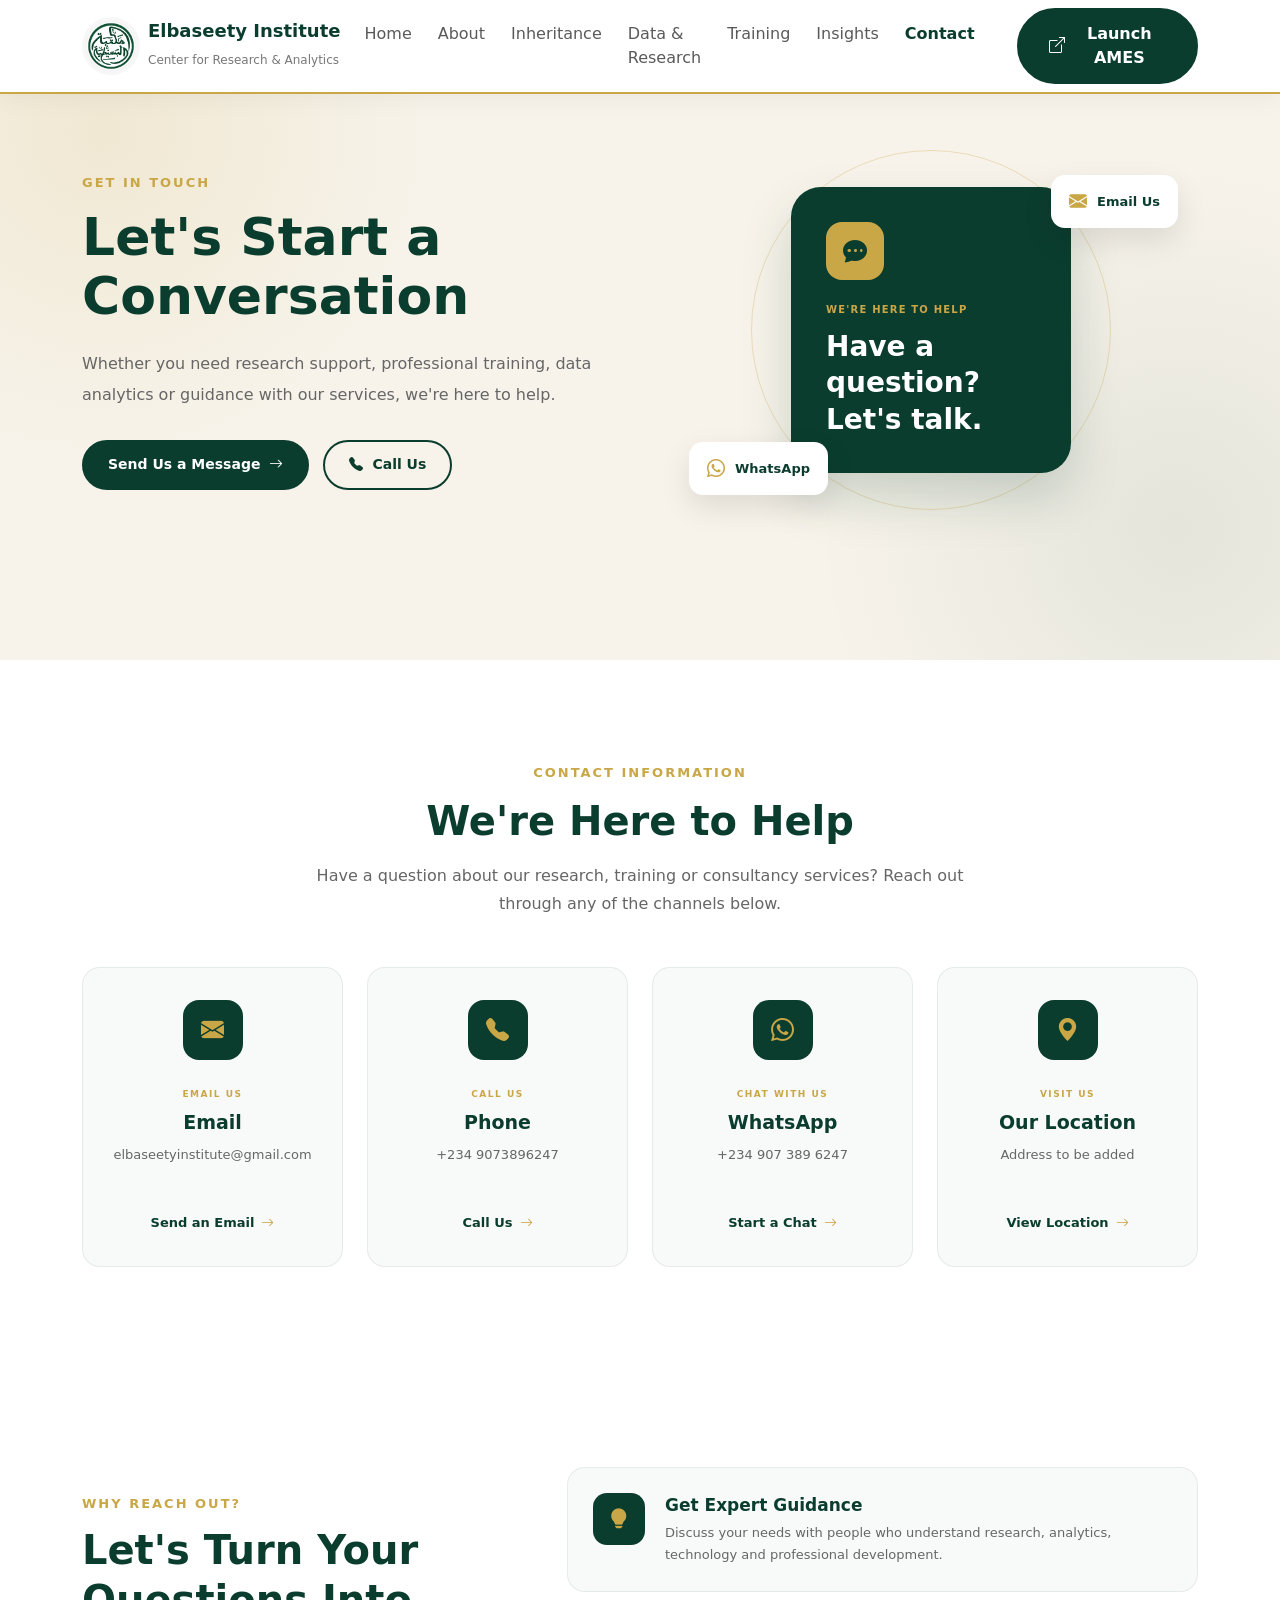
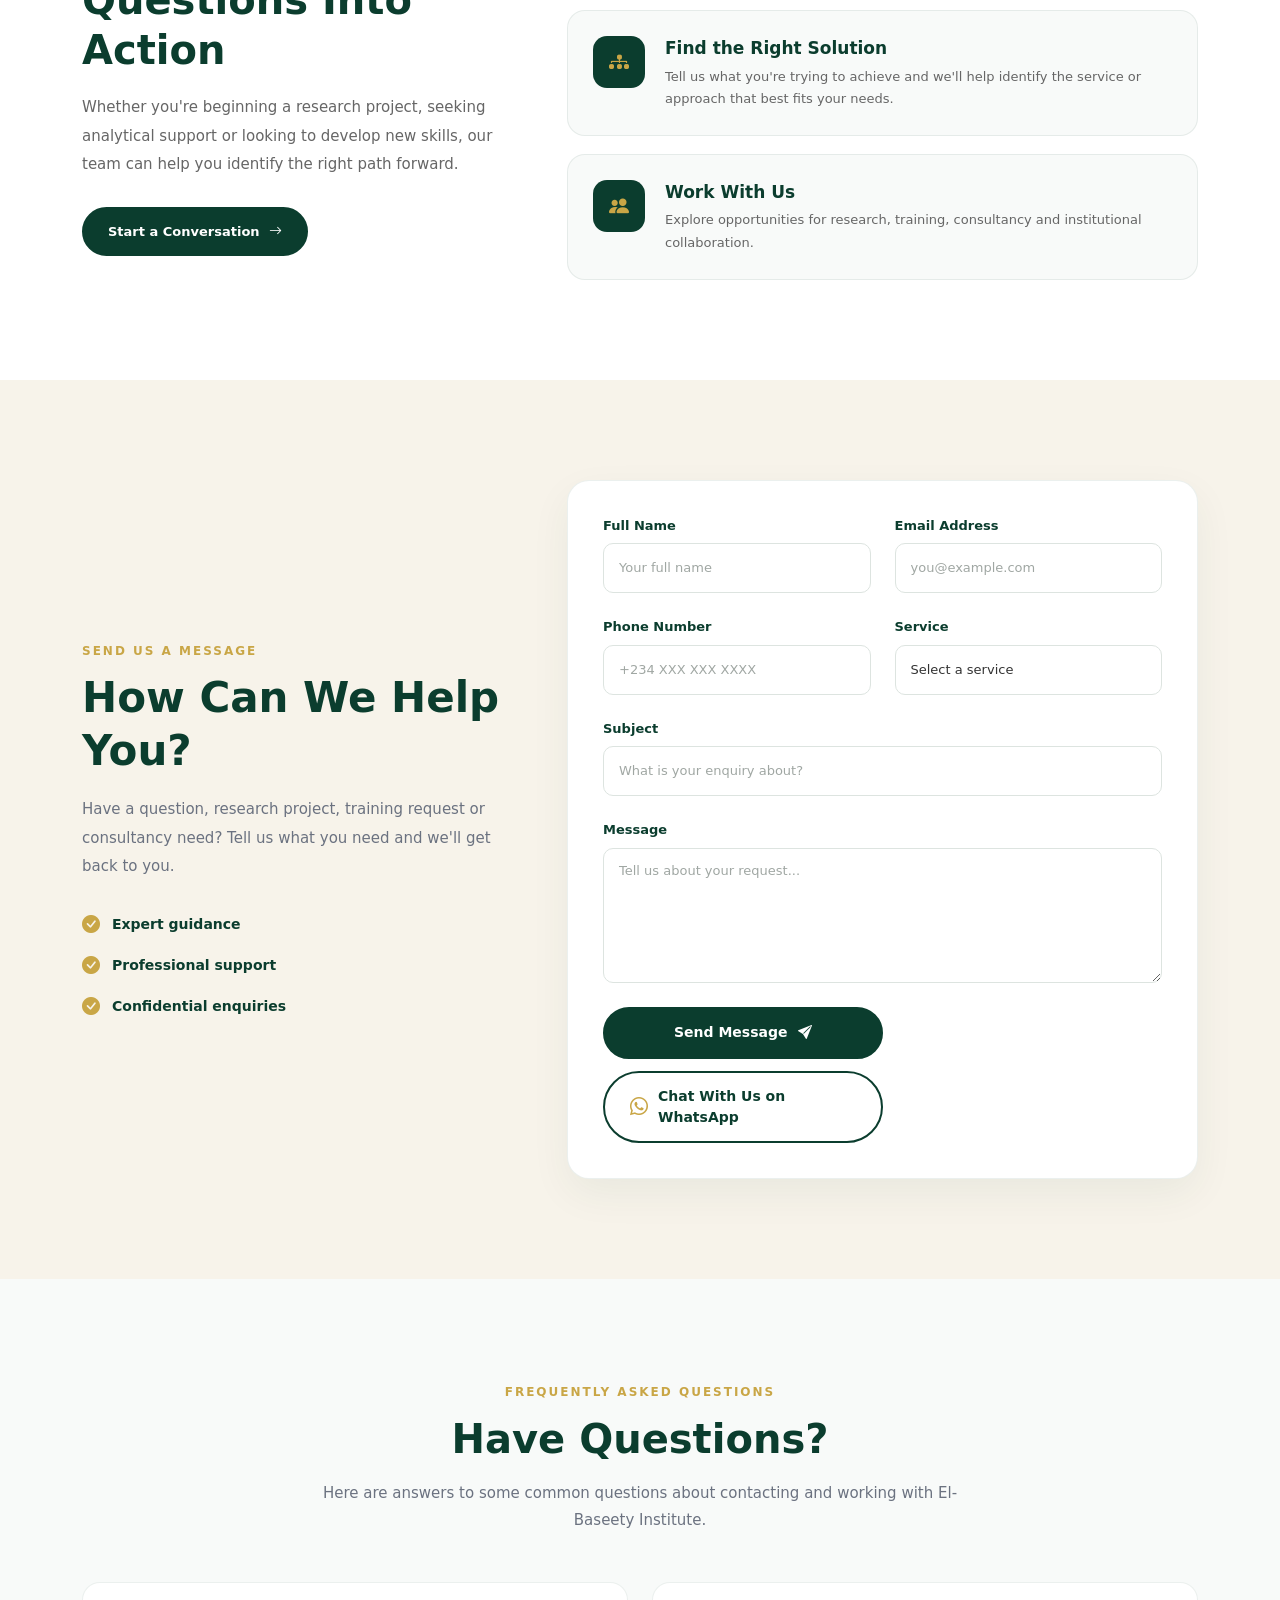
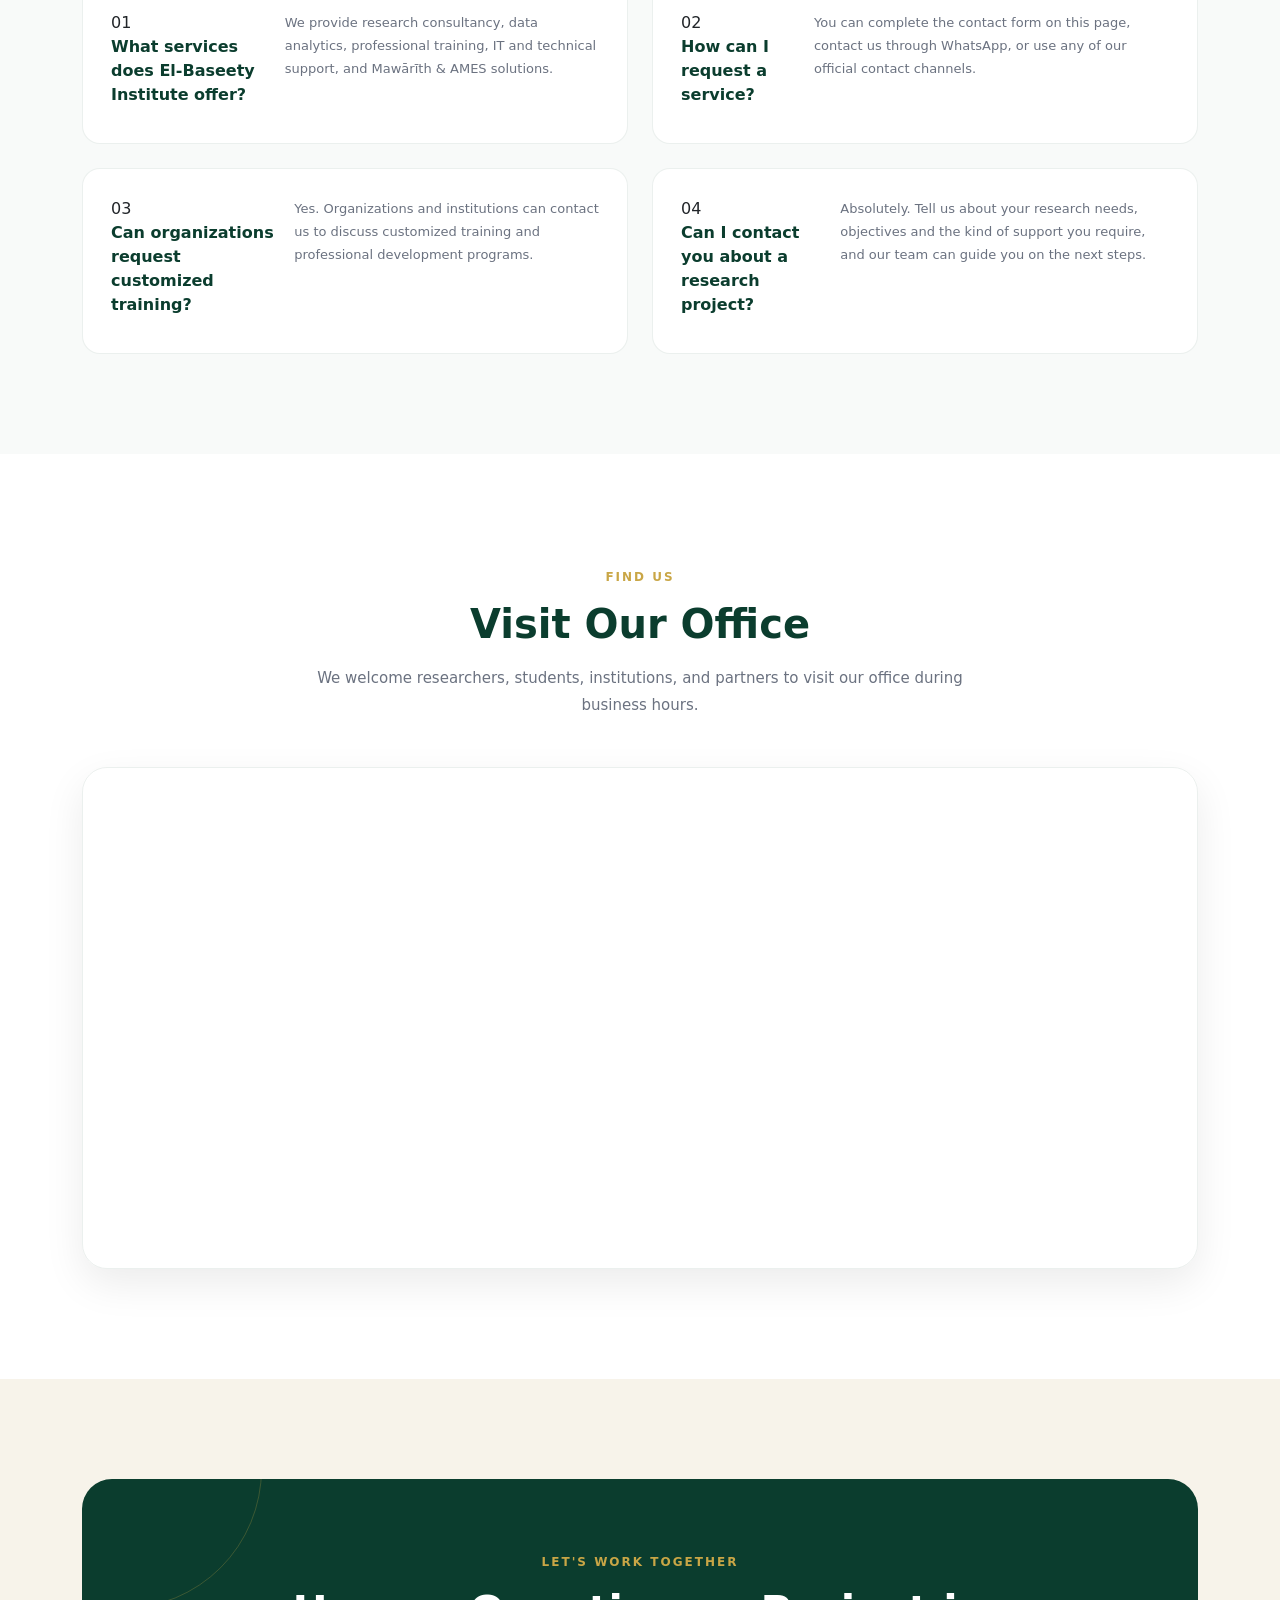
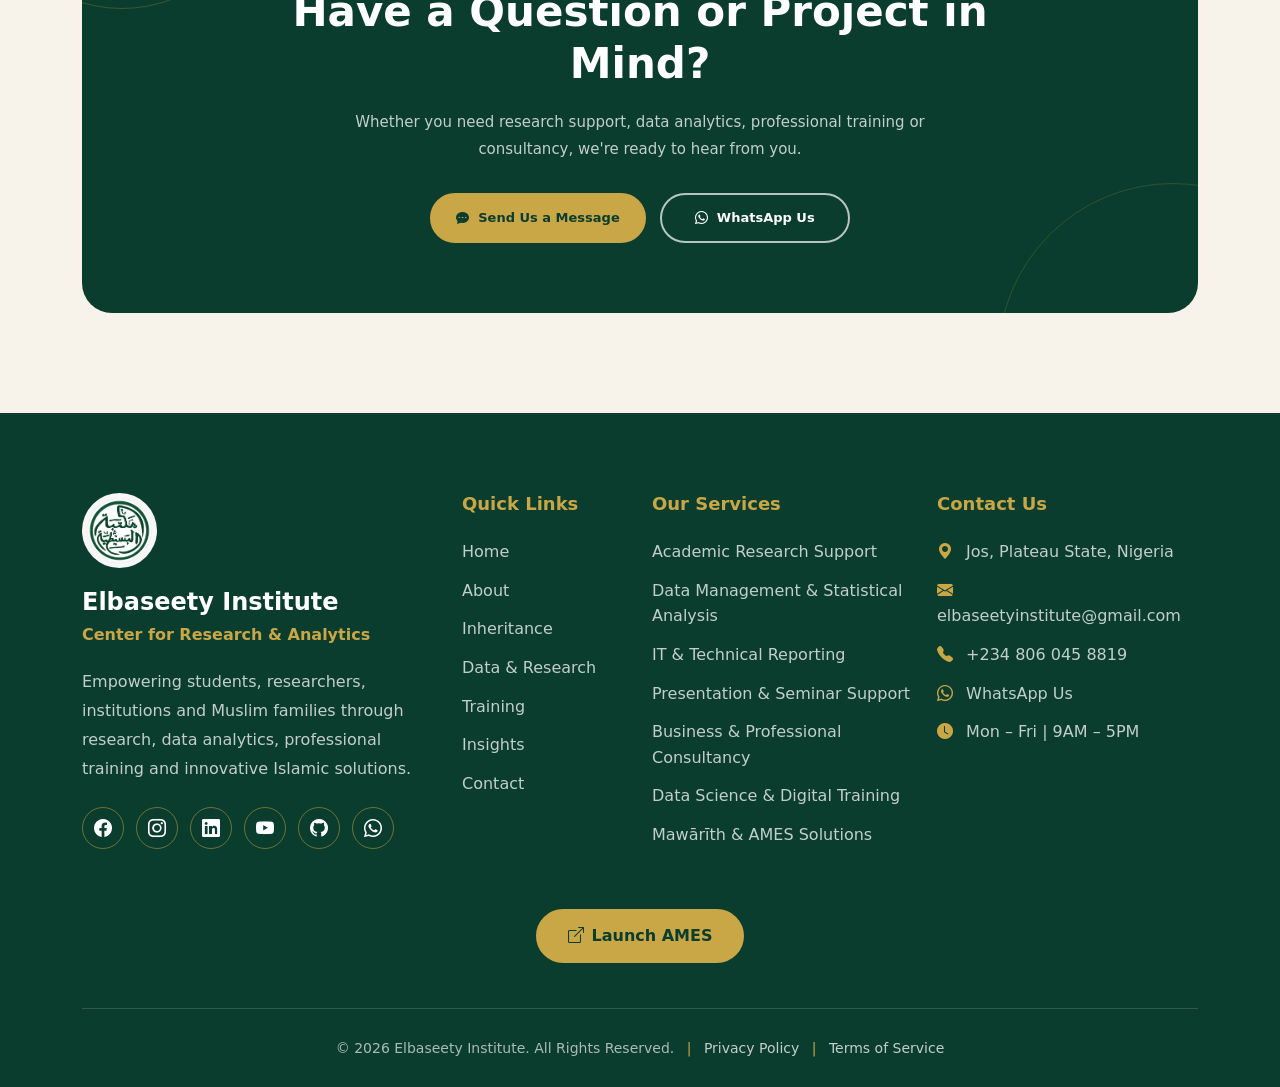
<file: contact.html>
<!DOCTYPE html>
<html lang="en">

<head>

<meta charset="UTF-8">
<meta name="viewport" content="width=device-width, initial-scale=1.0">

<title>El-Baseety Institute | Center for Research & Analytics</title>

<!-- Bootstrap CSS -->
<link href="bootstrap-5.3.8-dist/css/bootstrap.min.css"
rel="stylesheet">

<!-- Bootstrap Icons -->
<link rel="stylesheet"
href="https://cdn.jsdelivr.net/npm/bootstrap-icons@1.11.3/font/bootstrap-icons.min.css">

<!-- Google Fonts -->
<link href="https://fonts.googleapis.com/css2?family=Poppins:wght@300;400;500;600;700;800&display=swap"
rel="stylesheet">

<!-- Custom CSS -->
<link rel="stylesheet" href="contact.css">
<link rel="stylesheet" href="bootstrap-5.3.8-dist/css/bootstrap.min.css">

</head>

<body>
<!-- ================= NAVBAR ================= -->

<nav class="navbar navbar-expand-lg fixed-top custom-navbar">

<div class="container">

<!-- Logo -->

<a class="navbar-brand d-flex align-items-center" href="index.html">

<img src="bootstrap-5.3.8-dist/WhatsApp Image 2026-04-06 at 10.52.43 PM.jpeg"
alt="Logo"
class="logo">

<div class="ms-2">

<h5 class="mb-0">
Elbaseety Institute
</h5>

<small>
Center for Research & Analytics
</small>

</div>

</a>

<!-- Mobile Button -->

<button class="navbar-toggler"
type="button"
data-bs-toggle="collapse"
data-bs-target="#navbarMenu">

<span class="navbar-toggler-icon"></span>

</button>

<!-- Menu -->

<div class="collapse navbar-collapse"
id="navbarMenu">

<ul class="navbar-nav ms-auto me-3">

<li class="nav-item">
<a class="nav-link" href="index.html">Home</a>
</li>

<li class="nav-item">
<a class="nav-link" href="about.html">About</a>
</li>

<li class="nav-item">
<a class="nav-link" href="inheritance.html">Inheritance</a>
</li>

<li class="nav-item">
<a class="nav-link" href="Data_research.html">Data & Research</a>
</li>

<li class="nav-item">
<a class="nav-link" href="Training.html">Training</a>
</li>

<li class="nav-item">
<a class="nav-link" href="insight.html">Insights</a>
</li>

<li class="nav-item">
<a class="nav-link active" href="contact.html">Contact</a>
</li>

</ul>

<a href="#"
class="btn btn-launch ames-coming-soon">

<i class="bi bi-box-arrow-up-right me-2"></i>

Launch AMES

</a>

</div>

</div>

</nav>
<!--=========================================
CONTACT HERO
==========================================-->

<section class="contact-hero">

<div class="container">

<div class="row align-items-center g-5">

    <!-- LEFT -->

    <div class="col-lg-6">

        <span class="hero-tag">
            GET IN TOUCH
        </span>

        <h1>
            Let's Start a
            Conversation
        </h1>

        <p>
            Whether you need research support, professional
            training, data analytics or guidance with our
            services, we're here to help.
        </p>

        <div class="hero-buttons">

            <a href="#contact-form"
                class="btn-contact-primary">

                Send Us a Message

                <i class="bi bi-arrow-right"></i>

            </a>

            <a href="tel:+2340000000000"
                class="btn-contact-secondary">

                <i class="bi bi-telephone-fill"></i>

                Call Us

            </a>

        </div>

    </div>


    <!-- RIGHT -->

    <div class="col-lg-6">

        <div class="contact-hero-visual">

            <div class="contact-circle circle-one"></div>

            <div class="contact-circle circle-two"></div>

            <div class="contact-main-card">

                <i class="bi bi-chat-dots-fill"></i>

                <span>
                    WE'RE HERE TO HELP
                </span>

                <h3>
                    Have a question?
                    Let's talk.
                </h3>

            </div>

            <div class="contact-floating-card card-top">

                <i class="bi bi-envelope-fill"></i>

                <span>
                    Email Us
                </span>

            </div>

            <div class="contact-floating-card card-bottom">

                <i class="bi bi-whatsapp"></i>

                <span>
                    WhatsApp
                </span>

            </div>

        </div>

    </div>

</div>

</div>

</section>
<!--=========================================
CONTACT INFORMATION
==========================================-->

<section class="contact-information">

<div class="container">

<div class="text-center mb-5">

    <span class="section-tag">
        CONTACT INFORMATION
    </span>

    <h2 class="section-title">
        We're Here to Help
    </h2>

    <p class="section-description">
        Have a question about our research, training or
        consultancy services? Reach out through any of
        the channels below.
    </p>

</div>


<div class="row g-4">


    <!-- Email -->

    <div class="col-lg-3 col-md-6">

        <div class="contact-info-card">

            <div class="contact-info-icon">

                <i class="bi bi-envelope-fill"></i>

            </div>

            <span>
                EMAIL US
            </span>

            <h4>
                Email
            </h4>

            <p>
                elbaseetyinstitute@gmail.com
            </p>

            <a href="mailto:elbaseetyinstitute@gmail.com">
                Send an Email
                <i class="bi bi-arrow-right"></i>
            </a>

        </div>

    </div>


    <!-- Phone -->

    <div class="col-lg-3 col-md-6">

        <div class="contact-info-card">

            <div class="contact-info-icon">

                <i class="bi bi-telephone-fill"></i>

            </div>

            <span>
                CALL US
            </span>

            <h4>
                Phone
            </h4>

            <p>
                +234 9073896247
            </p>

            <a href="tel:+234 9073896247">
                Call Us
                <i class="bi bi-arrow-right"></i>
            </a>

        </div>

    </div>


    <div class="col-lg-3 col-md-6">

<div class="contact-info-card">

<div class="contact-info-icon">

    <i class="bi bi-whatsapp"></i>

</div>

<span>
    CHAT WITH US
</span>

<h4>
    WhatsApp
</h4>

<p>
    +234 907 389 6247
</p>

<a href="https://wa.me/2349073896247"
    target="_blank"
    rel="noopener">

    Start a Chat

    <i class="bi bi-arrow-right"></i>

</a>

</div>

</div>
    <!-- Location -->

    <div class="col-lg-3 col-md-6">

        <div class="contact-info-card">

            <div class="contact-info-icon">

                <i class="bi bi-geo-alt-fill"></i>

            </div>

            <span>
                VISIT US
            </span>

            <h4>
                Our Location
            </h4>

            <p>
                Address to be added
            </p>

            <a href="#location">
                View Location
                <i class="bi bi-arrow-right"></i>
            </a>

        </div>

    </div>


</div>

</div>

</section>

<!--=========================================
WHY CONTACT EL-BASEETY
==========================================-->

<section class="why-contact">

<div class="container">

<div class="row align-items-center g-5">


    <!-- LEFT -->

    <div class="col-lg-5">

        <span class="section-tag">
            WHY REACH OUT?
        </span>

        <h2 class="section-title">
            Let's Turn Your
            Questions Into Action
        </h2>

        <p class="section-description">
            Whether you're beginning a research project,
            seeking analytical support or looking to develop
            new skills, our team can help you identify the
            right path forward.
        </p>

        <a href="#contact-form" class="why-contact-btn">

            Start a Conversation

            <i class="bi bi-arrow-right"></i>

        </a>

    </div>


    <!-- RIGHT -->

    <div class="col-lg-7">

        <div class="why-contact-list">


            <!-- Item 1 -->

            <div class="why-contact-item">

                <div class="why-contact-icon">

                    <i class="bi bi-lightbulb-fill"></i>

                </div>

                <div>

                    <h4>
                        Get Expert Guidance
                    </h4>

                    <p>
                        Discuss your needs with people who
                        understand research, analytics,
                        technology and professional development.
                    </p>

                </div>

            </div>


            <!-- Item 2 -->

            <div class="why-contact-item">

                <div class="why-contact-icon">

                    <i class="bi bi-diagram-3-fill"></i>

                </div>

                <div>

                    <h4>
                        Find the Right Solution
                    </h4>

                    <p>
                        Tell us what you're trying to achieve
                        and we'll help identify the service or
                        approach that best fits your needs.
                    </p>

                </div>

            </div>


            <!-- Item 3 -->

            <div class="why-contact-item">

                <div class="why-contact-icon">

                    <i class="bi bi-people-fill"></i>

                </div>

                <div>

                    <h4>
                        Work With Us
                    </h4>

                    <p>
                        Explore opportunities for research,
                        training, consultancy and institutional
                        collaboration.
                    </p>

                </div>

            </div>


        </div>

    </div>

</div>

</div>

</section>
<!--=========================================
CONTACT FORM
==========================================-->

<section class="contact-form-section" id="contact-form">

<div class="container">

<div class="row g-5 align-items-center">


    <!-- LEFT CONTENT -->

    <div class="col-lg-5">

        <span class="section-tag">
            SEND US A MESSAGE
        </span>

        <h2 class="section-title">
            How Can We
            Help You?
        </h2>

        <p class="section-description">

            Have a question, research project, training request
            or consultancy need? Tell us what you need and
            we'll get back to you.

        </p>


        <div class="form-highlights">

            <div class="form-highlight">

                <i class="bi bi-check-circle-fill"></i>

                <span>
                    Expert guidance
                </span>

            </div>


            <div class="form-highlight">

                <i class="bi bi-check-circle-fill"></i>

                <span>
                    Professional support
                </span>

            </div>


            <div class="form-highlight">

                <i class="bi bi-check-circle-fill"></i>

                <span>
                    Confidential enquiries
                </span>

            </div>

        </div>

    </div>


    <!-- FORM -->

    <div class="col-lg-7">

        <div class="contact-form-card">

            <form action="#" method="post">


                <div class="row g-4">


                    <!-- NAME -->

                    <div class="col-md-6">

                        <label for="fullName">
                            Full Name
                        </label>

                        <input
                            type="text"
                            id="fullName"
                            name="fullName"
                            class="form-control"
                            placeholder="Your full name"
                            required
                        >

                    </div>


                    <!-- EMAIL -->

                    <div class="col-md-6">

                        <label for="email">
                            Email Address
                        </label>

                        <input
                            type="email"
                            id="email"
                            name="email"
                            class="form-control"
                            placeholder="you@example.com"
                            required
                        >

                    </div>


                    <!-- PHONE -->

                    <div class="col-md-6">

                        <label for="phone">
                            Phone Number
                        </label>

                        <input
                            type="tel"
                            id="phone"
                            name="phone"
                            class="form-control"
                            placeholder="+234 XXX XXX XXXX"
                        >

                    </div>


                    <!-- SERVICE -->

                    <div class="col-md-6">

                        <label for="service">
                            Service
                        </label>

                        <select
                            id="service"
                            name="service"
                            class="form-select"
                            required
                        >

                            <option value="" selected disabled>
                                Select a service
                            </option>

                            <option value="research">
                                Research Consultancy
                            </option>

                            <option value="analytics">
                                Data Analytics
                            </option>

                            <option value="training">
                                Professional Training
                            </option>

                            <option value="mawarith">
                                Mawārīth & AMES Solutions
                            </option>

                            <option value="technical">
                                IT & Technical Support
                            </option>

                            <option value="other">
                                Other Enquiry
                            </option>

                        </select>

                    </div>


                    <!-- SUBJECT -->

                    <div class="col-12">

                        <label for="subject">
                            Subject
                        </label>

                        <input
                            type="text"
                            id="subject"
                            name="subject"
                            class="form-control"
                            placeholder="What is your enquiry about?"
                            required
                        >

                    </div>


                    <!-- MESSAGE -->

                    <div class="col-12">

                        <label for="message">
                            Message
                        </label>

                        <textarea
                            id="message"
                            name="message"
                            class="form-control"
                            rows="5"
                            placeholder="Tell us about your request..."
                            required
                        ></textarea>

                    </div>


                    <!-- SUBMIT BUTTON -->

<div class="col-12">

<button
type="submit"
class="btn-submit"
>

Send Message

<i class="bi bi-send-fill"></i>

</button>


<!-- WHATSAPP BUTTON -->

<a
href="#"
class="btn-whatsapp"
id="whatsappBtn"
>

<i class="bi bi-whatsapp"></i>

Chat With Us on WhatsApp

</a>

</div>

                    </div>


                </div>

            </form>

        </div>

    </div>

</div>

</div>

</section>

<!--=========================================
CONTACT FAQ
==========================================-->

<section class="contact-faq">

<div class="container">

<div class="text-center mb-5">

    <span class="section-tag">
        FREQUENTLY ASKED QUESTIONS
    </span>

    <h2 class="section-title">
        Have Questions?
    </h2>

    <p class="section-description">
        Here are answers to some common questions about
        contacting and working with El-Baseety Institute.
    </p>

</div>


<div class="row g-4">


    <!-- FAQ 1 -->

    <div class="col-lg-6">

        <div class="contact-faq-card">

            <div class="faq-question">

                <span>01</span>

                <h5>
                    What services does El-Baseety Institute offer?
                </h5>

            </div>

            <p>
                We provide research consultancy, data analytics,
                professional training, IT and technical support,
                and Mawārīth & AMES solutions.
            </p>

        </div>

    </div>


    <!-- FAQ 2 -->

    <div class="col-lg-6">

        <div class="contact-faq-card">

            <div class="faq-question">

                <span>02</span>

                <h5>
                    How can I request a service?
                </h5>

            </div>

            <p>
                You can complete the contact form on this page,
                contact us through WhatsApp, or use any of our
                official contact channels.
            </p>

        </div>

    </div>


    <!-- FAQ 3 -->

    <div class="col-lg-6">

        <div class="contact-faq-card">

            <div class="faq-question">

                <span>03</span>

                <h5>
                    Can organizations request customized training?
                </h5>

            </div>

            <p>
                Yes. Organizations and institutions can contact
                us to discuss customized training and professional
                development programs.
            </p>

        </div>

    </div>


    <!-- FAQ 4 -->

    <div class="col-lg-6">

        <div class="contact-faq-card">

            <div class="faq-question">

                <span>04</span>

                <h5>
                    Can I contact you about a research project?
                </h5>

            </div>

            <p>
                Absolutely. Tell us about your research needs,
                objectives and the kind of support you require,
                and our team can guide you on the next steps.
            </p>

        </div>

    </div>


</div>

</div>

</section>
<!--=========================================
LOCATION MAP
==========================================-->

<section class="location-map">

<div class="container">

<div class="text-center mb-5">

    <span class="section-tag">
        FIND US
    </span>

    <h2 class="section-title">
        Visit Our Office
    </h2>

    <p class="section-description">

        We welcome researchers, students, institutions,
        and partners to visit our office during business hours.

    </p>

</div>


<div class="map-container">

    <iframe
        src="https://www.google.com/maps?q=Jos,Plateau+State,Nigeria&output=embed"
        loading="lazy"
        allowfullscreen>
    </iframe>

</div>

</div>

</section>
<!--=========================================
CONTACT CTA
==========================================-->

<section class="contact-cta">

<div class="container">

<div class="contact-cta-content">

    <span class="cta-badge">
        LET'S WORK TOGETHER
    </span>

    <h2>
        Have a Question or
        Project in Mind?
    </h2>

    <p>
        Whether you need research support, data analytics,
        professional training or consultancy, we're ready
        to hear from you.
    </p>

    <div class="contact-cta-buttons">

        <a
            href="#contact-form"
            class="btn-cta-primary"
        >

            <i class="bi bi-chat-dots-fill"></i>

            Send Us a Message

        </a>


        <a
            href="https://wa.me/2349073896247"
            target="_blank"
            rel="noopener"
            class="btn-cta-secondary"
        >

            <i class="bi bi-whatsapp"></i>

            WhatsApp Us

        </a>

    </div>

</div>

</div>

</section>
<!--================ MODERN FOOTER ================-->

<footer class="footer">

<div class="container">

<div class="row gy-5">

    <!-- Brand -->

    <div class="col-lg-4">

        <img src="bootstrap-5.3.8-dist/WhatsApp Image 2026-04-06 at 10.52.43 PM.jpeg"
                alt="Elbaseety Institute"
                class="footer-logo">

        <h3>Elbaseety Institute</h3>

        <p class="footer-subtitle">
            Center for Research & Analytics
        </p>

        <p>
            Empowering students, researchers, institutions and
            Muslim families through research, data analytics,
            professional training and innovative Islamic solutions.
        </p>


        <!-- Social Icons -->

        <div class="social-icons mt-4">

            <a href="#" aria-label="Facebook">
                <i class="bi bi-facebook"></i>
            </a>

            <a href="#" aria-label="Instagram">
                <i class="bi bi-instagram"></i>
            </a>

            <a href="#" aria-label="LinkedIn">
                <i class="bi bi-linkedin"></i>
            </a>

            <a href="#" aria-label="YouTube">
                <i class="bi bi-youtube"></i>
            </a>

            <a href="https://github.com/ElBaseety-Institute"
                target="_blank"
                aria-label="GitHub">
                <i class="bi bi-github"></i>
            </a>

            <a href="https://wa.me/2348060458819"
                target="_blank"
                aria-label="WhatsApp">
                <i class="bi bi-whatsapp"></i>
            </a>

        </div>

    </div>


    <!-- Quick Links -->

    <div class="col-lg-2 col-md-6">

        <h5>Quick Links</h5>

        <ul class="footer-links">

            <li>
                <a href="index.html">Home</a>
            </li>

            <li>
                <a href="about.html">About</a>
            </li>

            <li>
                <a href="inheritance.html">Inheritance</a>
            </li>

            <li>
                <a href="Data_research.html">Data & Research</a>
            </li>

            <li>
                <a href="Training.html">Training</a>
            </li>

            <li>
                <a href="insight.html">Insights</a>
            </li>

            <li>
                <a href="contact.html">Contact</a>
            </li>

        </ul>

    </div>


    <!-- Our Services -->

    <div class="col-lg-3 col-md-6">

        <h5>Our Services</h5>

        <ul class="footer-links">

            <li>
                <a href="Data_research.html">
                    Academic Research Support
                </a>
            </li>

            <li>
                <a href="Data_research.html">
                    Data Management & Statistical Analysis
                </a>
            </li>

            <li>
                <a href="Data_research.html">
                    IT & Technical Reporting
                </a>
            </li>

            <li>
                <a href="Training.html">
                    Presentation & Seminar Support
                </a>
            </li>

            <li>
                <a href="Training.html">
                    Business & Professional Consultancy
                </a>
            </li>

            <li>
                <a href="Training.html">
                    Data Science & Digital Training
                </a>
            </li>

            <li>
                <a href="inheritance.html">
                    Mawārīth & AMES Solutions
                </a>
            </li>

        </ul>

    </div>


    <!-- Contact -->

    <div class="col-lg-3">

        <h5>Contact Us</h5>

        <ul class="footer-links">

            <li>

                <i class="bi bi-geo-alt-fill me-2"></i>

                Jos, Plateau State, Nigeria

            </li>


            <li>

                <i class="bi bi-envelope-fill me-2"></i>

                <a href="mailto:elbaseetyinstitute@gmail.com">

                    elbaseetyinstitute@gmail.com

                </a>

            </li>


            <li>

                <i class="bi bi-telephone-fill me-2"></i>

                <a href="tel:+2348060458819">

                    +234 806 045 8819

                </a>

            </li>


            <li>

                <i class="bi bi-whatsapp me-2"></i>

                <a href="https://wa.me/2348060458819"
                    target="_blank">

                    WhatsApp Us

                </a>

            </li>


            <li>

                <i class="bi bi-clock-fill me-2"></i>

                Mon – Fri | 9AM – 5PM

            </li>

        </ul>

    </div>

</div>


<!-- Launch AMES Button -->

<div class="text-center mt-5">

    <a href="#"
class="btn btn-launch ames-coming-soon">

<i class="bi bi-box-arrow-up-right me-2"></i>

Launch AMES

</a>

</div>


<!-- Footer Bottom -->

<div class="footer-bottom">

    <p>

        © 2026 Elbaseety Institute. All Rights Reserved.

        <span>|</span>

        <a href="#">
            Privacy Policy
        </a>

        <span>|</span>

        <a href="#">
            Terms of Service
        </a>

    </p>

</div>

</div>

</footer>


<!-- Bootstrap JS -->


<script>

const whatsappBtn = document.getElementById("whatsappBtn");

whatsappBtn.addEventListener("click", function(event) {

event.preventDefault();

const name = document.getElementById("fullName").value.trim();

const email = document.getElementById("email").value.trim();

const phone = document.getElementById("phone").value.trim();

const service = document.getElementById("service").value;

const subject = document.getElementById("subject").value.trim();

const message = document.getElementById("message").value.trim();


/* Check required fields */

if (!name || !email || !service || !subject || !message) {

alert("Please complete the required fields before continuing.");

return;

}


/* Create WhatsApp message */

const whatsappMessage =

`Hello Elbaseety Institute,

I would like to make an enquiry.

Name: ${name}

Email: ${email}

Phone: ${phone || "Not provided"}

Service: ${service}

Subject: ${subject}

Message:
${message}`;


/* Encode message */

const encodedMessage =
encodeURIComponent(whatsappMessage);


/* WhatsApp number */

const whatsappNumber =
"2349073896247";


/* Open WhatsApp */

const whatsappURL =
`https://wa.me/${whatsappNumber}?text=${encodedMessage}`;


window.open(whatsappURL, "_blank");

});
</script>
<script src="bootstrap-5.3.8-dist/js/bootstrap.bundle.min.js"></script>
<script src="src.js"></script>

</body>
</html>
</file>
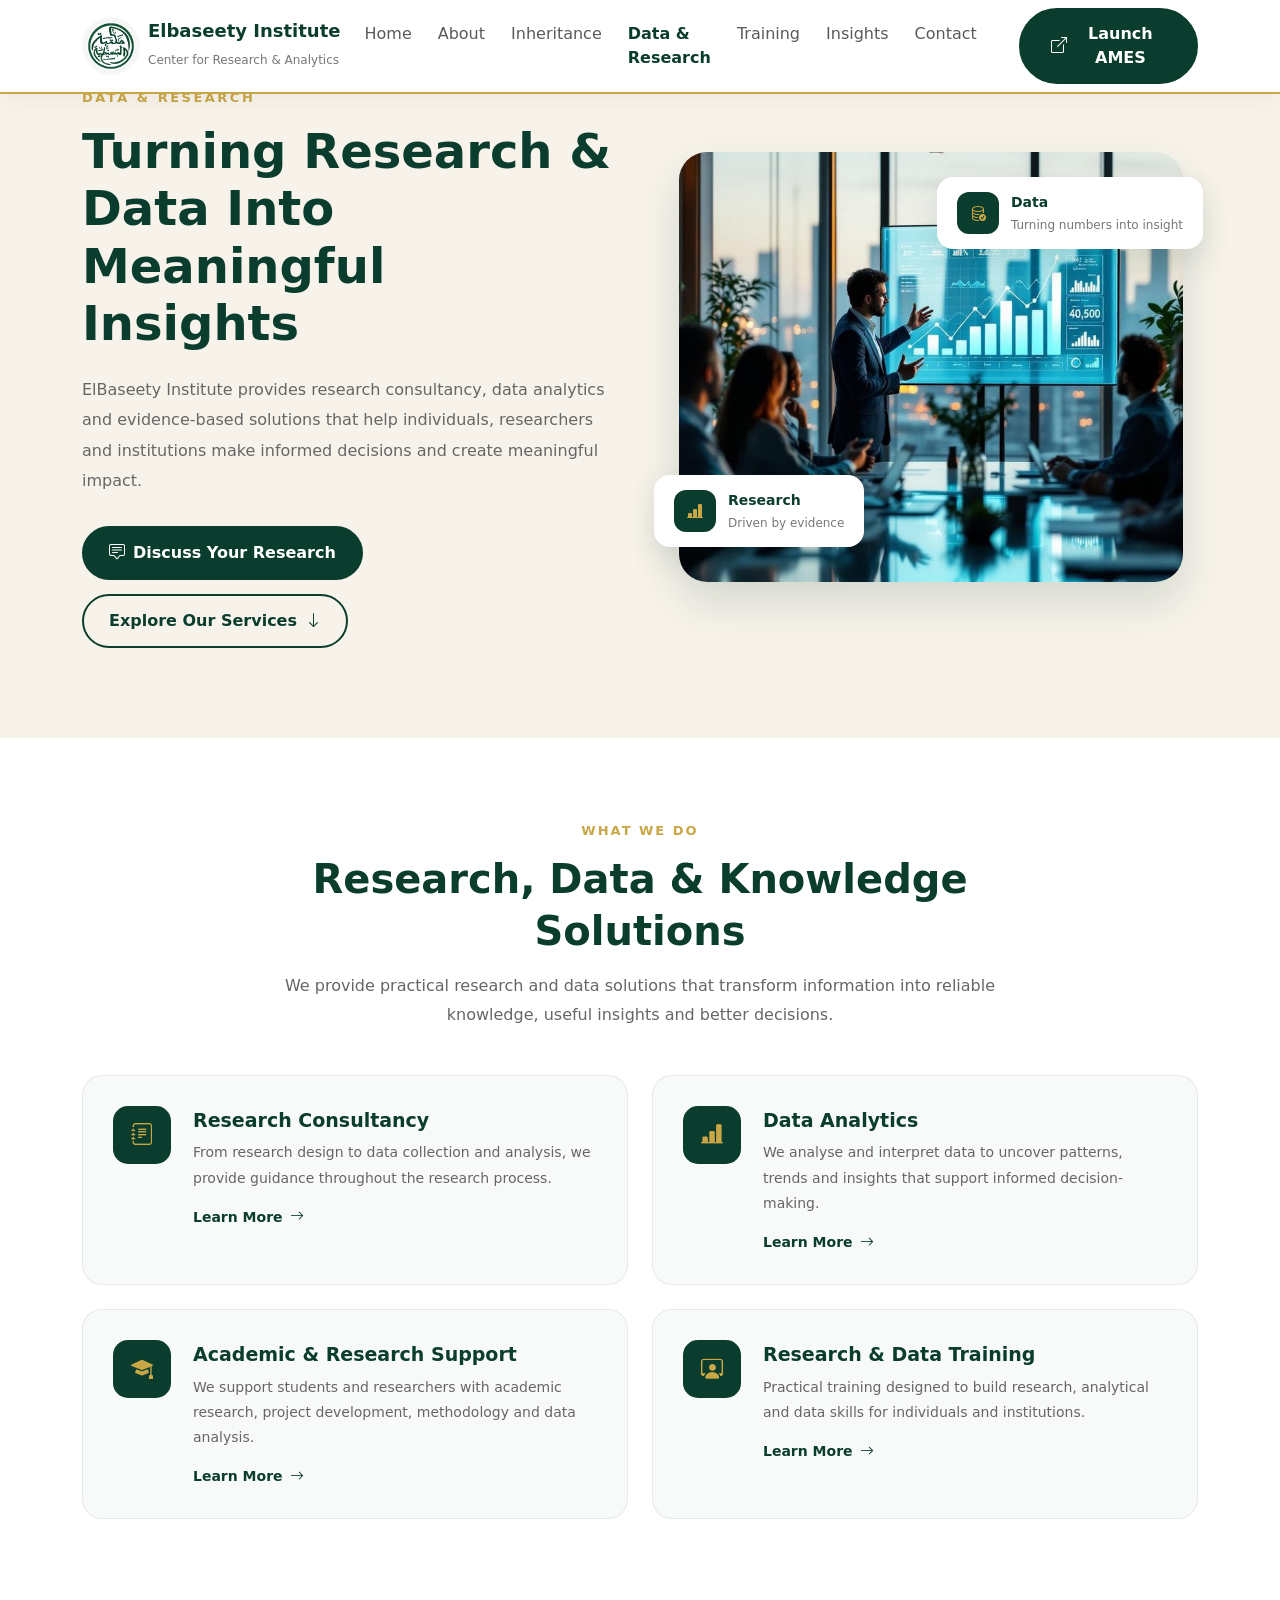
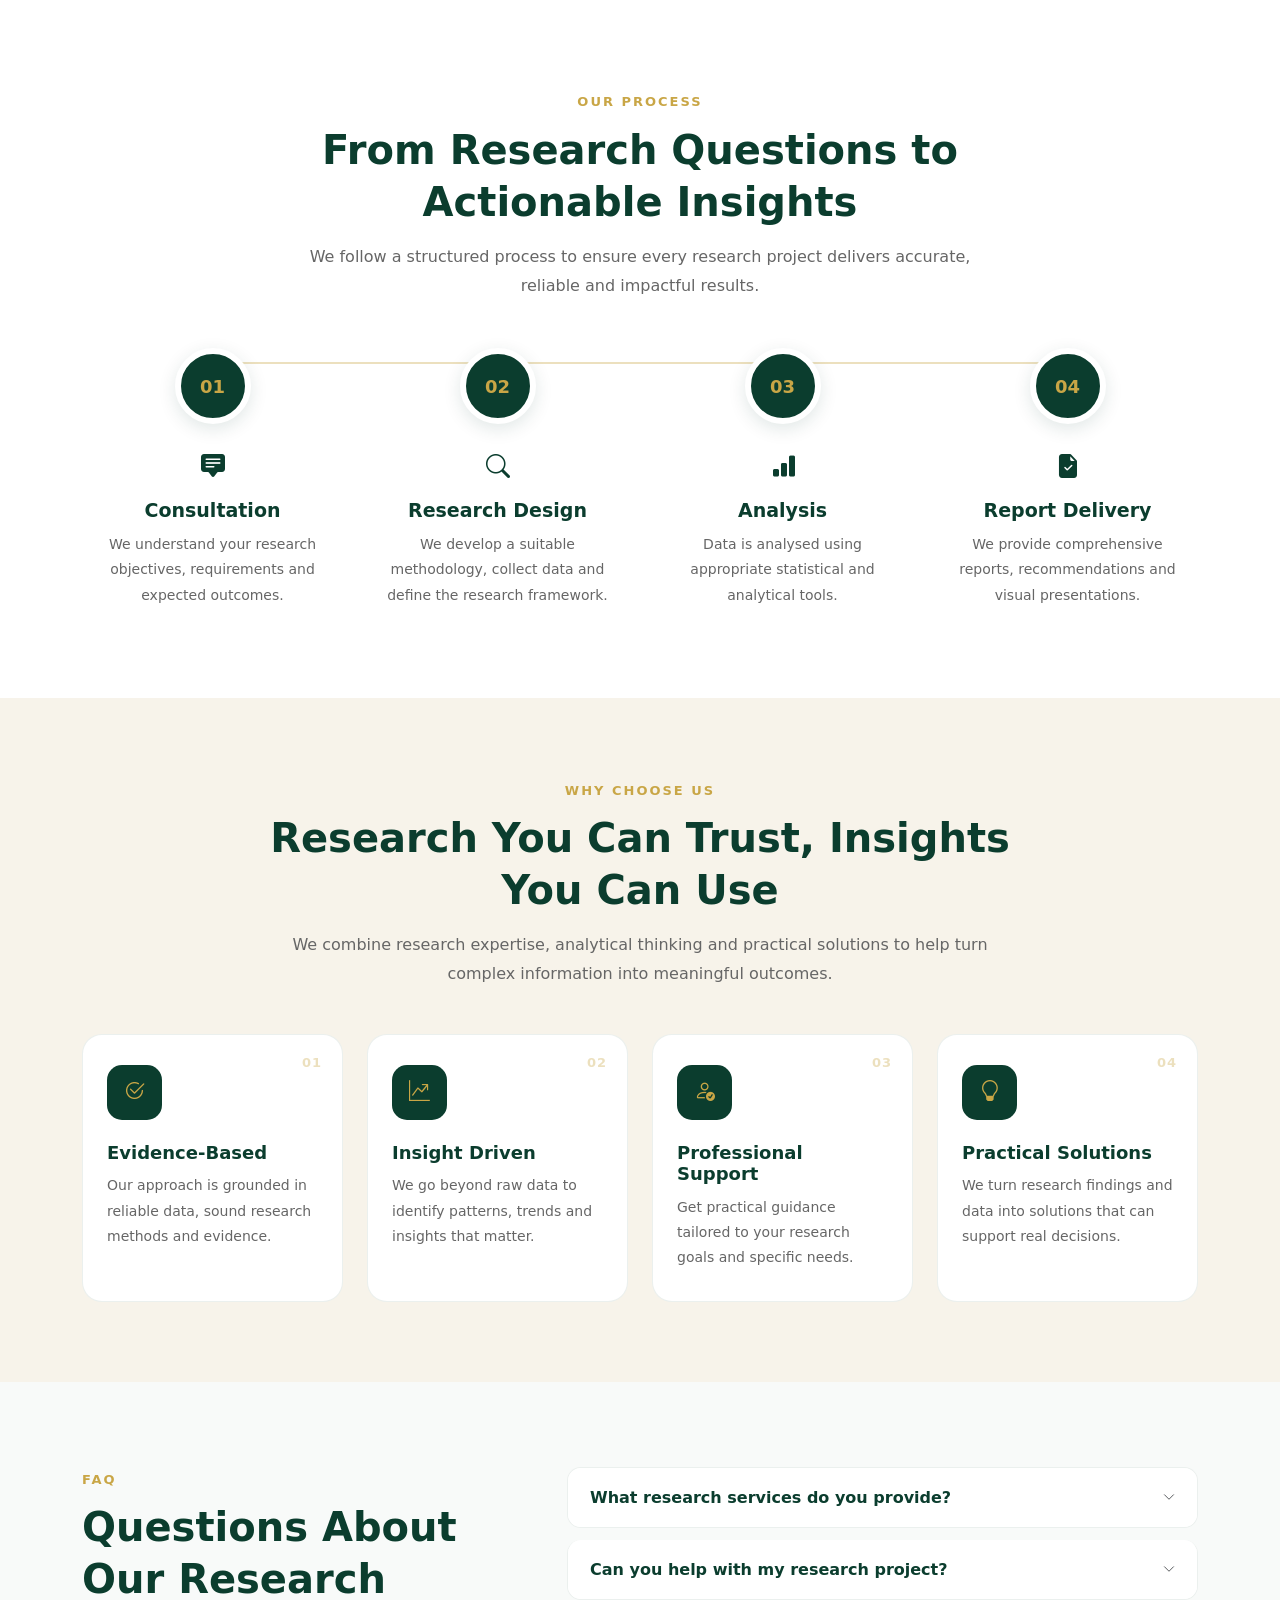
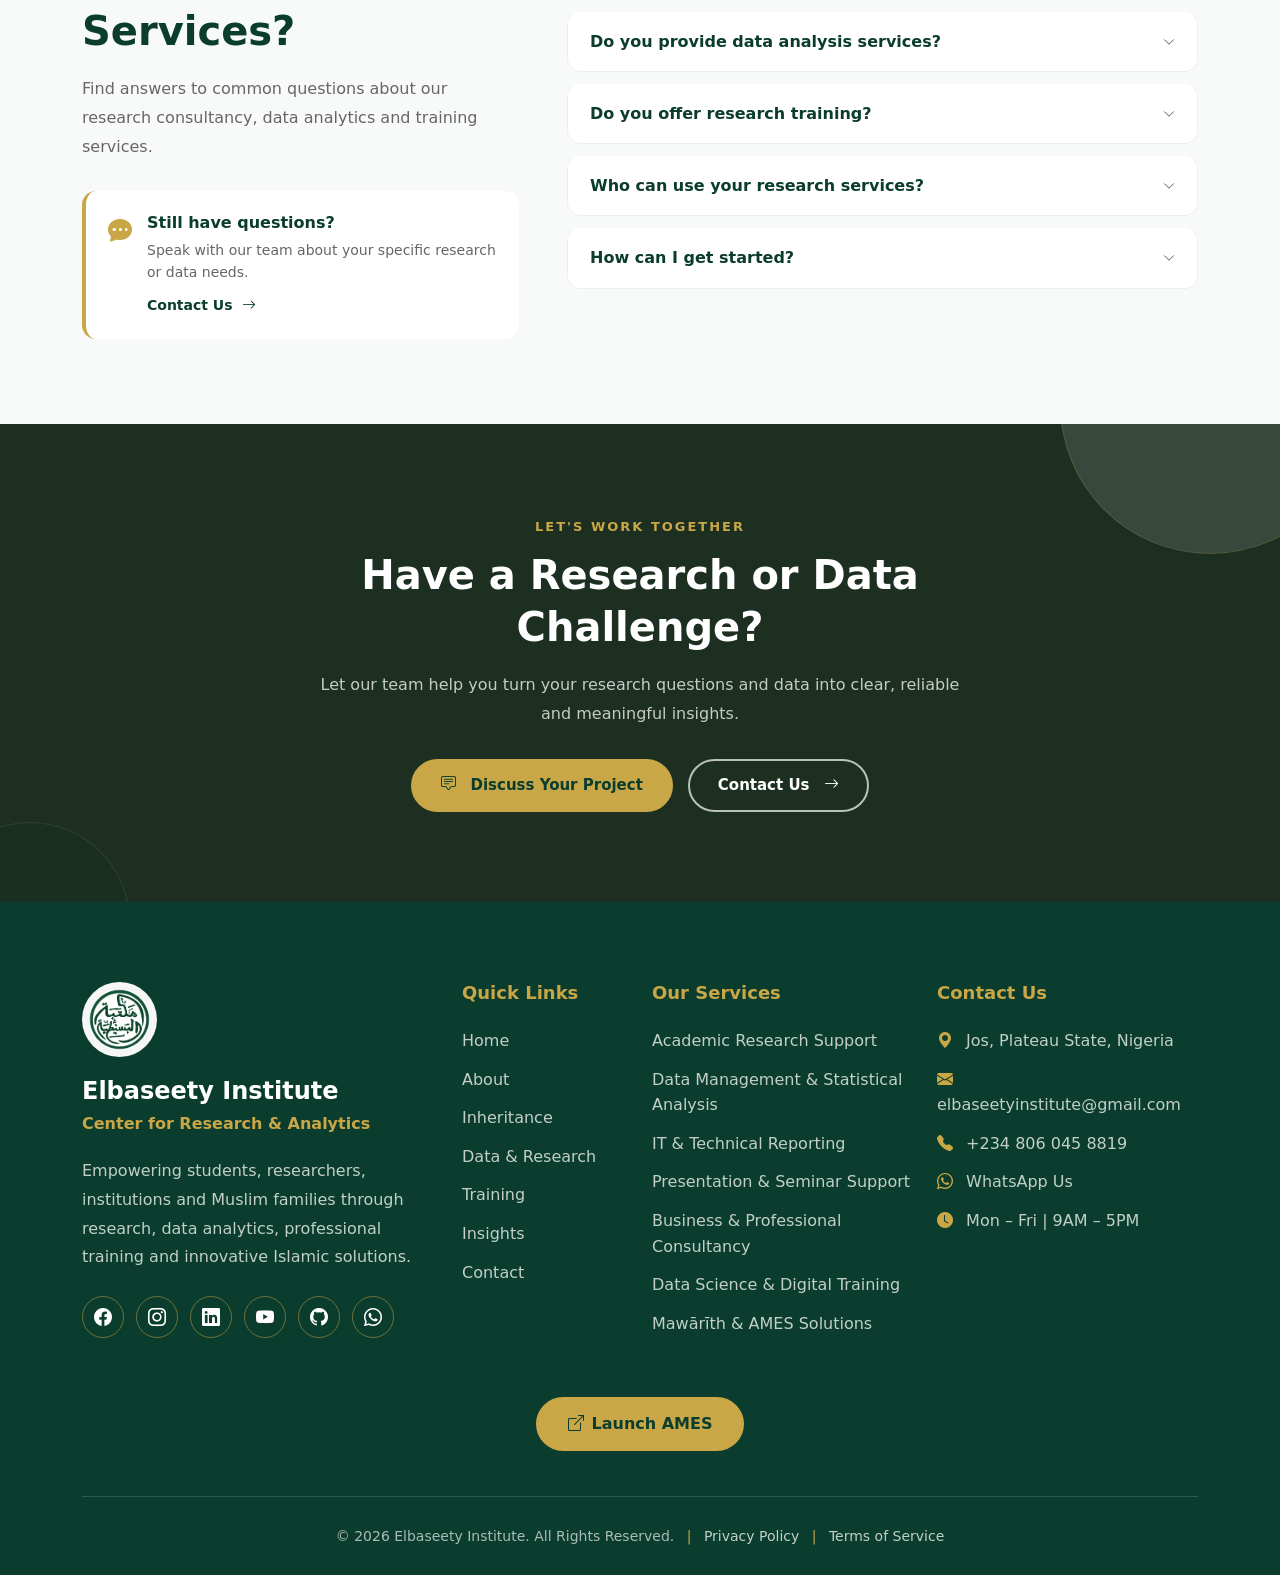
<file: Data_research.html>
<!DOCTYPE html>
<html lang="en">

<head>

<meta charset="UTF-8">
<meta name="viewport" content="width=device-width, initial-scale=1.0">

<title>El-Baseety Institute | Center for Research & Analytics</title>

<!-- Bootstrap CSS -->
<link href="bootstrap-5.3.8-dist/css/bootstrap.min.css"
rel="stylesheet">

<!-- Bootstrap Icons -->
<link rel="stylesheet"
href="https://cdn.jsdelivr.net/npm/bootstrap-icons@1.11.3/font/bootstrap-icons.min.css">

<!-- Google Fonts -->
<link href="https://fonts.googleapis.com/css2?family=Poppins:wght@300;400;500;600;700;800&display=swap"
rel="stylesheet">

<!-- Custom CSS -->
<link rel="stylesheet" href="Data_research.css">
<link rel="stylesheet" href="bootstrap-5.3.8-dist/css/bootstrap.min.css">

</head>

<body>
<!-- ================= NAVBAR ================= -->

<nav class="navbar navbar-expand-lg fixed-top custom-navbar">

<div class="container">

<!-- Logo -->

<a class="navbar-brand d-flex align-items-center" href="index.html">

<img src="bootstrap-5.3.8-dist/WhatsApp Image 2026-04-06 at 10.52.43 PM.jpeg"
alt="Logo"
class="logo">

<div class="ms-2">

<h5 class="mb-0">
Elbaseety Institute
</h5>

<small>
Center for Research & Analytics
</small>

</div>

</a>

<!-- Mobile Button -->

<button class="navbar-toggler"
type="button"
data-bs-toggle="collapse"
data-bs-target="#navbarMenu">

<span class="navbar-toggler-icon"></span>

</button>

<!-- Menu -->

<div class="collapse navbar-collapse"
id="navbarMenu">

<ul class="navbar-nav ms-auto me-3">

<li class="nav-item">
<a class="nav-link" href="index.html">Home</a>
</li>

<li class="nav-item">
<a class="nav-link" href="about.html">About</a>
</li>

<li class="nav-item">
<a class="nav-link" href="inheritance.html">Inheritance</a>
</li>

<li class="nav-item">
<a class="nav-link active" href="Data_research.html">Data & Research</a>
</li>

<li class="nav-item">
<a class="nav-link" href="Training.html">Training</a>
</li>

<li class="nav-item">
<a class="nav-link" href="insight.html">Insights</a>
</li>

<li class="nav-item">
<a class="nav-link" href="contact.html">Contact</a>
</li>

</ul>

<a href="#"
class="btn btn-launch ames-coming-soon">

<i class="bi bi-box-arrow-up-right me-2"></i>

Launch AMES

</a>

</div>

</div>

</nav>
<!--=========================================
    DATA & RESEARCH HERO
==========================================-->

<section class="research-hero">

<div class="container">

    <div class="row align-items-center g-5">

        <!-- Left Content -->

        <div class="col-lg-6">

            <span class="hero-tag">
                DATA & RESEARCH
            </span>

            <h1>
                Turning Research &
                Data Into Meaningful
                Insights
            </h1>

            <p>
                ElBaseety Institute provides research consultancy,
                data analytics and evidence-based solutions that help
                individuals, researchers and institutions make informed
                decisions and create meaningful impact.
            </p>

            <div class="hero-buttons">

                <a href="contact.html" class="btn btn-brand">

                    <i class="bi bi-chat-square-text me-2"></i>

                    Discuss Your Research

                </a>

                <a href="#research-services"
                    class="btn btn-outline-brand">

                    Explore Our Services

                    <i class="bi bi-arrow-down ms-2"></i>

                </a>

            </div>

        </div>


        <!-- Right Visual -->

        <div class="col-lg-6">

            <div class="research-hero-visual">

                <div class="research-image">

                    <img src="./img/consultancy.jfif"
                            class="img-fluid"
                            alt="Research and Data Analytics">

                </div>

                <div class="research-stat">

                    <i class="bi bi-bar-chart-line-fill"></i>

                    <div>

                        <strong>Research</strong>

                        <span>Driven by evidence</span>

                    </div>

                </div>

                <div class="research-stat research-stat-two">

                    <i class="bi bi-database-check"></i>

                    <div>

                        <strong>Data</strong>

                        <span>Turning numbers into insight</span>

                    </div>

                </div>

            </div>

        </div>

    </div>

</div>

</section>
<!--=========================================
    WHAT WE DO
==========================================-->

<section class="research-services" id="research-services">

<div class="container">

    <div class="text-center research-intro">

        <span class="section-tag">
            WHAT WE DO
        </span>

        <h2 class="section-title">
            Research, Data & Knowledge Solutions
        </h2>

        <p class="section-description">
            We provide practical research and data solutions that
            transform information into reliable knowledge, useful
            insights and better decisions.
        </p>

    </div>


    <div class="row g-4">


        <!-- Research Consultancy -->

        <div class="col-lg-6 col-md-6">

            <div class="research-service-card">

                <div class="service-icon">

                    <i class="bi bi-journal-text"></i>

                </div>

                <div>

                    <h4>
                        Research Consultancy
                    </h4>

                    <p>
                        From research design to data collection and
                        analysis, we provide guidance throughout the
                        research process.
                    </p>

                    <a href="contact.html">
                        Learn More
                        <i class="bi bi-arrow-right"></i>
                    </a>

                </div>

            </div>

        </div>


        <!-- Data Analytics -->

        <div class="col-lg-6 col-md-6">

            <div class="research-service-card">

                <div class="service-icon">

                    <i class="bi bi-bar-chart-line-fill"></i>

                </div>

                <div>

                    <h4>
                        Data Analytics
                    </h4>

                    <p>
                        We analyse and interpret data to uncover
                        patterns, trends and insights that support
                        informed decision-making.
                    </p>

                    <a href="contact.html">
                        Learn More
                        <i class="bi bi-arrow-right"></i>
                    </a>

                </div>

            </div>

        </div>


        <!-- Academic Support -->

        <div class="col-lg-6 col-md-6">

            <div class="research-service-card">

                <div class="service-icon">

                    <i class="bi bi-mortarboard-fill"></i>

                </div>

                <div>

                    <h4>
                        Academic & Research Support
                    </h4>

                    <p>
                        We support students and researchers with
                        academic research, project development,
                        methodology and data analysis.
                    </p>

                    <a href="contact.html">
                        Learn More
                        <i class="bi bi-arrow-right"></i>
                    </a>

                </div>

            </div>

        </div>


        <!-- Professional Training -->

        <div class="col-lg-6 col-md-6">

            <div class="research-service-card">

                <div class="service-icon">

                    <i class="bi bi-person-workspace"></i>

                </div>

                <div>

                    <h4>
                        Research & Data Training
                    </h4>

                    <p>
                        Practical training designed to build
                        research, analytical and data skills for
                        individuals and institutions.
                    </p>

                    <a href="contact.html">
                        Learn More
                        <i class="bi bi-arrow-right"></i>
                    </a>

                </div>

            </div>

        </div>


    </div>

</div>

</section>
<!--=========================================
RESEARCH PROCESS
==========================================-->

<section class="research-process">

<div class="container">

<div class="text-center mb-5">

    <span class="section-tag">
        OUR PROCESS
    </span>

    <h2 class="section-title">
        From Research Questions to Actionable Insights
    </h2>

    <p class="section-description">

        We follow a structured process to ensure every research
        project delivers accurate, reliable and impactful results.

    </p>

</div>

<div class="row g-4">

    <!-- Step 1 -->

    <div class="col-lg-3 col-md-6">

        <div class="process-box">

            <div class="process-number">
                01
            </div>

            <i class="bi bi-chat-square-text-fill"></i>

            <h4>Consultation</h4>

            <p>

                We understand your research objectives,
                requirements and expected outcomes.

            </p>

        </div>

    </div>

    <!-- Step 2 -->

    <div class="col-lg-3 col-md-6">

        <div class="process-box">

            <div class="process-number">
                02
            </div>

            <i class="bi bi-search"></i>

            <h4>Research Design</h4>

            <p>

                We develop a suitable methodology,
                collect data and define the research framework.

            </p>

        </div>

    </div>

    <!-- Step 3 -->

    <div class="col-lg-3 col-md-6">

        <div class="process-box">

            <div class="process-number">
                03
            </div>

            <i class="bi bi-bar-chart-fill"></i>

            <h4>Analysis</h4>

            <p>

                Data is analysed using appropriate
                statistical and analytical tools.

            </p>

        </div>

    </div>

    <!-- Step 4 -->

    <div class="col-lg-3 col-md-6">

        <div class="process-box">

            <div class="process-number">
                04
            </div>

            <i class="bi bi-file-earmark-check-fill"></i>

            <h4>Report Delivery</h4>

            <p>

                We provide comprehensive reports,
                recommendations and visual presentations.

            </p>

        </div>

    </div>

</div>

</div>

</section>
<!--=========================================
    WHY CHOOSE US
==========================================-->

<section class="research-why">

<div class="container">

    <div class="text-center research-why-intro">

        <span class="section-tag">
            WHY CHOOSE US
        </span>

        <h2 class="section-title">
            Research You Can Trust,
            Insights You Can Use
        </h2>

        <p class="section-description">
            We combine research expertise, analytical thinking and
            practical solutions to help turn complex information
            into meaningful outcomes.
        </p>

    </div>


    <div class="row g-4">


        <!-- Reason 1 -->

        <div class="col-lg-3 col-md-6">

            <div class="why-research-card">

                <div class="why-number">
                    01
                </div>

                <div class="why-icon">
                    <i class="bi bi-check2-circle"></i>
                </div>

                <h4>
                    Evidence-Based
                </h4>

                <p>
                    Our approach is grounded in reliable data,
                    sound research methods and evidence.
                </p>

            </div>

        </div>


        <!-- Reason 2 -->

        <div class="col-lg-3 col-md-6">

            <div class="why-research-card">

                <div class="why-number">
                    02
                </div>

                <div class="why-icon">
                    <i class="bi bi-graph-up-arrow"></i>
                </div>

                <h4>
                    Insight Driven
                </h4>

                <p>
                    We go beyond raw data to identify patterns,
                    trends and insights that matter.
                </p>

            </div>

        </div>


        <!-- Reason 3 -->

        <div class="col-lg-3 col-md-6">

            <div class="why-research-card">

                <div class="why-number">
                    03
                </div>

                <div class="why-icon">
                    <i class="bi bi-person-check"></i>
                </div>

                <h4>
                    Professional Support
                </h4>

                <p>
                    Get practical guidance tailored to your
                    research goals and specific needs.
                </p>

            </div>

        </div>


        <!-- Reason 4 -->

        <div class="col-lg-3 col-md-6">

            <div class="why-research-card">

                <div class="why-number">
                    04
                </div>

                <div class="why-icon">
                    <i class="bi bi-lightbulb"></i>
                </div>

                <h4>
                    Practical Solutions
                </h4>

                <p>
                    We turn research findings and data into
                    solutions that can support real decisions.
                </p>

            </div>

        </div>


    </div>

</div>

</section>
<!--=========================================
    RESEARCH FAQ
==========================================-->

<section class="research-faq">

<div class="container">

    <div class="row align-items-start g-5">

        <!-- LEFT -->

        <div class="col-lg-5">

            <span class="section-tag">
                FAQ
            </span>

            <h2 class="section-title">
                Questions About Our
                Research Services?
            </h2>

            <p class="section-description">
                Find answers to common questions about our research
                consultancy, data analytics and training services.
            </p>

            <div class="faq-note">

                <i class="bi bi-chat-dots-fill"></i>

                <div>

                    <h5>Still have questions?</h5>

                    <p>
                        Speak with our team about your specific
                        research or data needs.
                    </p>

                    <a href="contact.html">
                        Contact Us
                        <i class="bi bi-arrow-right"></i>
                    </a>

                </div>

            </div>

        </div>


        <!-- RIGHT -->

        <div class="col-lg-7">

            <div class="accordion research-faq-list"
                    id="researchFAQ">


                <!-- FAQ 1 -->

                <div class="accordion-item">

                    <h2 class="accordion-header">

                        <button class="accordion-button collapsed"
                                type="button"
                                data-bs-toggle="collapse"
                                data-bs-target="#researchFaqOne">

                            What research services do you provide?

                        </button>

                    </h2>

                    <div id="researchFaqOne"
                            class="accordion-collapse collapse"
                            data-bs-parent="#researchFAQ">

                        <div class="accordion-body">

                            We provide research consultancy,
                            research design, data analysis,
                            academic research support, reporting
                            and research training.

                        </div>

                    </div>

                </div>


                <!-- FAQ 2 -->

                <div class="accordion-item">

                    <h2 class="accordion-header">

                        <button class="accordion-button collapsed"
                                type="button"
                                data-bs-toggle="collapse"
                                data-bs-target="#researchFaqTwo">

                            Can you help with my research project?

                        </button>

                    </h2>

                    <div id="researchFaqTwo"
                            class="accordion-collapse collapse"
                            data-bs-parent="#researchFAQ">

                        <div class="accordion-body">

                            Yes. We can support different stages
                            of a research project, from developing
                            the research approach to analysing data
                            and presenting findings.

                        </div>

                    </div>

                </div>


                <!-- FAQ 3 -->

                <div class="accordion-item">

                    <h2 class="accordion-header">

                        <button class="accordion-button collapsed"
                                type="button"
                                data-bs-toggle="collapse"
                                data-bs-target="#researchFaqThree">

                            Do you provide data analysis services?

                        </button>

                    </h2>

                    <div id="researchFaqThree"
                            class="accordion-collapse collapse"
                            data-bs-parent="#researchFAQ">

                        <div class="accordion-body">

                            Yes. We analyse and interpret datasets
                            using appropriate analytical and
                            statistical methods based on the nature
                            of the research.

                        </div>

                    </div>

                </div>


                <!-- FAQ 4 -->

                <div class="accordion-item">

                    <h2 class="accordion-header">

                        <button class="accordion-button collapsed"
                                type="button"
                                data-bs-toggle="collapse"
                                data-bs-target="#researchFaqFour">

                            Do you offer research training?

                        </button>

                    </h2>

                    <div id="researchFaqFour"
                            class="accordion-collapse collapse"
                            data-bs-parent="#researchFAQ">

                        <div class="accordion-body">

                            Yes. We offer practical training designed
                            to develop research, data analysis and
                            analytical skills for individuals and
                            institutions.

                        </div>

                    </div>

                </div>


                <!-- FAQ 5 -->

                <div class="accordion-item">

                    <h2 class="accordion-header">

                        <button class="accordion-button collapsed"
                                type="button"
                                data-bs-toggle="collapse"
                                data-bs-target="#researchFaqFive">

                            Who can use your research services?

                        </button>

                    </h2>

                    <div id="researchFaqFive"
                            class="accordion-collapse collapse"
                            data-bs-parent="#researchFAQ">

                        <div class="accordion-body">

                            Our services are suitable for students,
                            researchers, professionals, organisations
                            and institutions.

                        </div>

                    </div>

                </div>


                <!-- FAQ 6 -->

                <div class="accordion-item">

                    <h2 class="accordion-header">

                        <button class="accordion-button collapsed"
                                type="button"
                                data-bs-toggle="collapse"
                                data-bs-target="#researchFaqSix">

                            How can I get started?

                        </button>

                    </h2>

                    <div id="researchFaqSix"
                            class="accordion-collapse collapse"
                            data-bs-parent="#researchFAQ">

                        <div class="accordion-body">

                            Contact our team and tell us about your
                            research or data needs. We will discuss
                            your requirements and recommend the
                            appropriate service.

                        </div>

                    </div>

                </div>

            </div>

        </div>

    </div>

</div>

</section>
<!--=========================================
    RESEARCH CTA
==========================================-->

<section class="research-cta">

<div class="container">

    <div class="research-cta-content">

        <span class="section-tag">
            LET'S WORK TOGETHER
        </span>

        <h2>
            Have a Research or
            Data Challenge?
        </h2>

        <p>
            Let our team help you turn your research questions
            and data into clear, reliable and meaningful insights.
        </p>

        <div class="cta-buttons">

            <a href="contact.html" class="btn btn-cta-primary">

                <i class="bi bi-chat-square-text me-2"></i>

                Discuss Your Project

            </a>

            <a href="contact.html" class="btn btn-cta-outline">

                Contact Us

                <i class="bi bi-arrow-right ms-2"></i>

            </a>

        </div>

    </div>

</div>

</section>
<!--================ MODERN FOOTER ================-->

<footer class="footer">

<div class="container">

<div class="row gy-5">

    <!-- Brand -->

    <div class="col-lg-4">

        <img src="bootstrap-5.3.8-dist/WhatsApp Image 2026-04-06 at 10.52.43 PM.jpeg"
                alt="El-Baseety Institute"
                class="footer-logo">

        <h3>Elbaseety Institute</h3>

        <p class="footer-subtitle">
            Center for Research & Analytics
        </p>

        <p>
            Empowering students, researchers, institutions and
            Muslim families through research, data analytics,
            professional training and innovative Islamic solutions.
        </p>


        <!-- Social Icons -->

        <div class="social-icons mt-4">

            <a href="https://www.facebook.com/elbaseetyinstitute" aria-label="Facebook">
                <i class="bi bi-facebook"></i>
            </a>

            <a href="https://www.instagram.com/elbaseetyinstitute" aria-label="Instagram">
                <i class="bi bi-instagram"></i>
            </a>

            <a href="https://www.linkedin.com/company/elbaseetyinstitute" aria-label="LinkedIn">
                <i class="bi bi-linkedin"></i>
            </a>

            <a href="https://www.youtube.com/channel/elbaseetyinstitute" aria-label="YouTube">
                <i class="bi bi-youtube"></i>
            </a>

            <a href="https://github.com/ElBaseety-Institute"
                target="_blank"
                aria-label="GitHub">
                <i class="bi bi-github"></i>
            </a>

            <a href="https://wa.me/2348060458819"
                target="_blank"
                aria-label="WhatsApp">
                <i class="bi bi-whatsapp"></i>
            </a>

        </div>

    </div>


    <!-- Quick Links -->

    <div class="col-lg-2 col-md-6">

        <h5>Quick Links</h5>

        <ul class="footer-links">

            <li>
                <a href="index.html">Home</a>
            </li>

            <li>
                <a href="about.html">About</a>
            </li>

            <li>
                <a href="inheritance.html">Inheritance</a>
            </li>

            <li>
                <a href="Data_research.html">Data & Research</a>
            </li>

            <li>
                <a href="Training.html">Training</a>
            </li>

            <li>
                <a href="insight.html">Insights</a>
            </li>

            <li>
                <a href="contact.html">Contact</a>
            </li>

        </ul>

    </div>


    <!-- Our Services -->

    <div class="col-lg-3 col-md-6">

        <h5>Our Services</h5>

        <ul class="footer-links">

            <li>
                <a href="Data_research.html">
                    Academic Research Support
                </a>
            </li>

            <li>
                <a href="Data_research.html">
                    Data Management & Statistical Analysis
                </a>
            </li>

            <li>
                <a href="Data_research.html">
                    IT & Technical Reporting
                </a>
            </li>

            <li>
                <a href="Training.html">
                    Presentation & Seminar Support
                </a>
            </li>

            <li>
                <a href="Training.html">
                    Business & Professional Consultancy
                </a>
            </li>

            <li>
                <a href="Training.html">
                    Data Science & Digital Training
                </a>
            </li>

            <li>
                <a href="inheritance.html">
                    Mawārīth & AMES Solutions
                </a>
            </li>

        </ul>

    </div>


    <!-- Contact -->

    <div class="col-lg-3">

        <h5>Contact Us</h5>

        <ul class="footer-links">

            <li>

                <i class="bi bi-geo-alt-fill me-2"></i>

                Jos, Plateau State, Nigeria

            </li>


            <li>

                <i class="bi bi-envelope-fill me-2"></i>

                <a href="mailto:elbaseetyinstitute@gmail.com">

                    elbaseetyinstitute@gmail.com

                </a>

            </li>


            <li>

                <i class="bi bi-telephone-fill me-2"></i>

                <a href="tel:+2348060458819">

                    +234 806 045 8819

                </a>

            </li>


            <li>

                <i class="bi bi-whatsapp me-2"></i>

                <a href="https://wa.me/2348060458819"
                    target="_blank">

                    WhatsApp Us

                </a>

            </li>


            <li>

                <i class="bi bi-clock-fill me-2"></i>

                Mon – Fri | 9AM – 5PM

            </li>

        </ul>

    </div>

</div>


<!-- Launch AMES Button -->

<div class="text-center mt-5">

<a href="#"
    class="btn btn-launch ames-coming-soon">

    <i class="bi bi-box-arrow-up-right me-2"></i>

    Launch AMES

</a>

</div>


<!-- Footer Bottom -->

<div class="footer-bottom">

    <p>

        © 2026 Elbaseety Institute. All Rights Reserved.

        <span>|</span>

        <a href="#">
            Privacy Policy
        </a>

        <span>|</span>

        <a href="#">
            Terms of Service
        </a>

    </p>

</div>

</div>

</footer>


<script src="bootstrap-5.3.8-dist/js/bootstrap.bundle.min.js"></script>

<script src="src.js"></script>

</body>
</html>
</file>
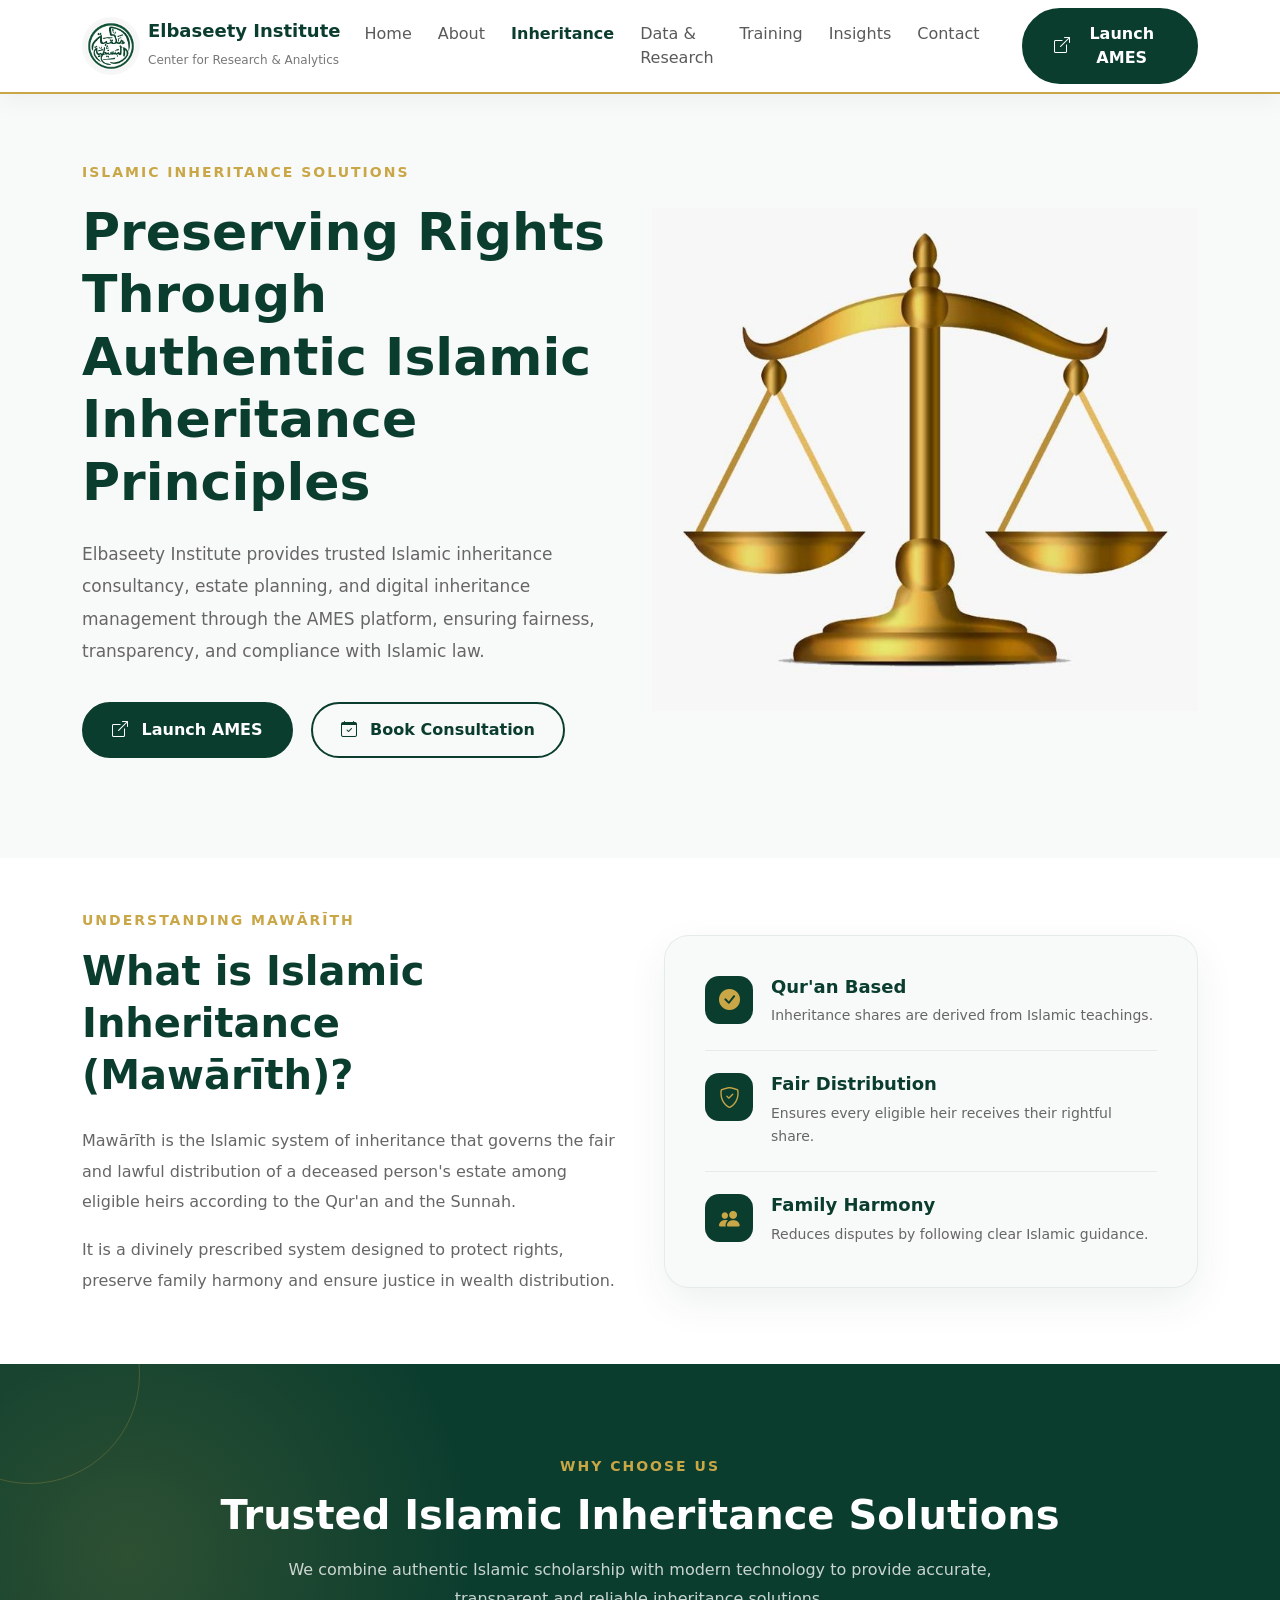
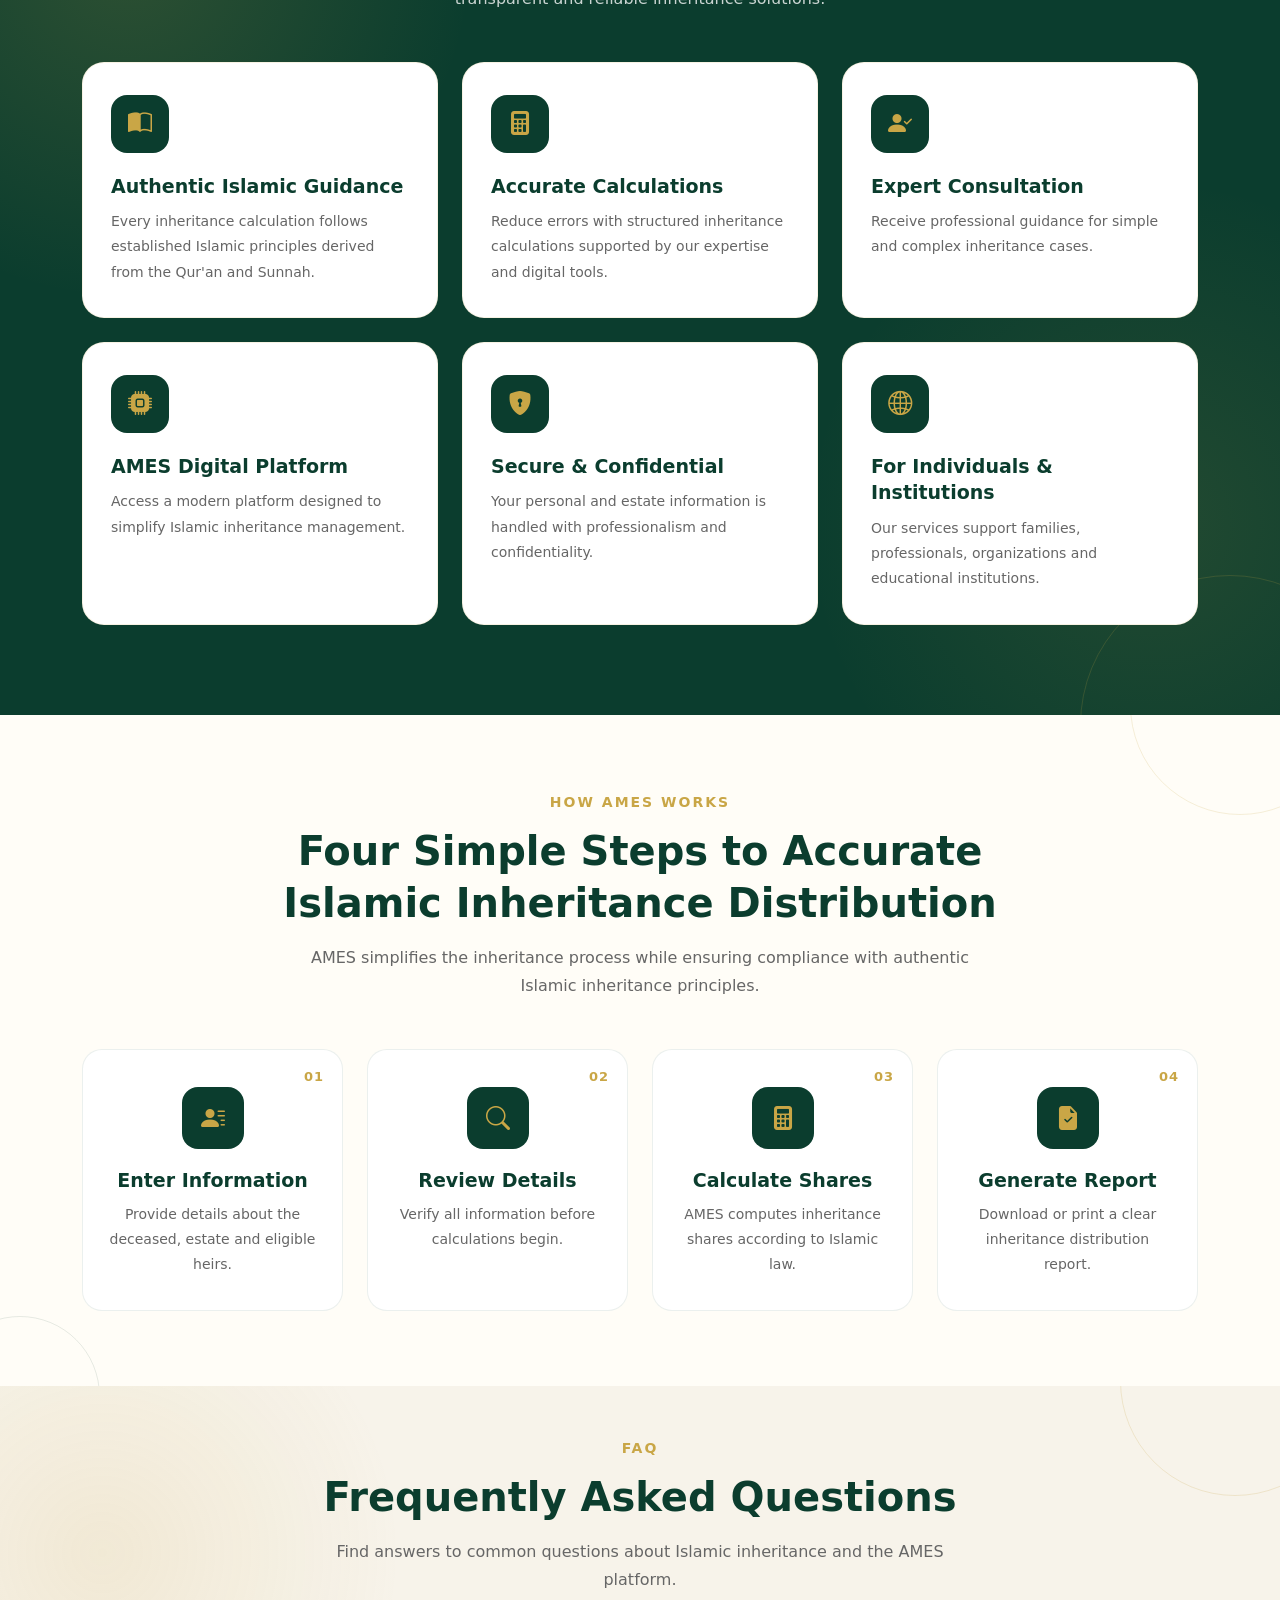
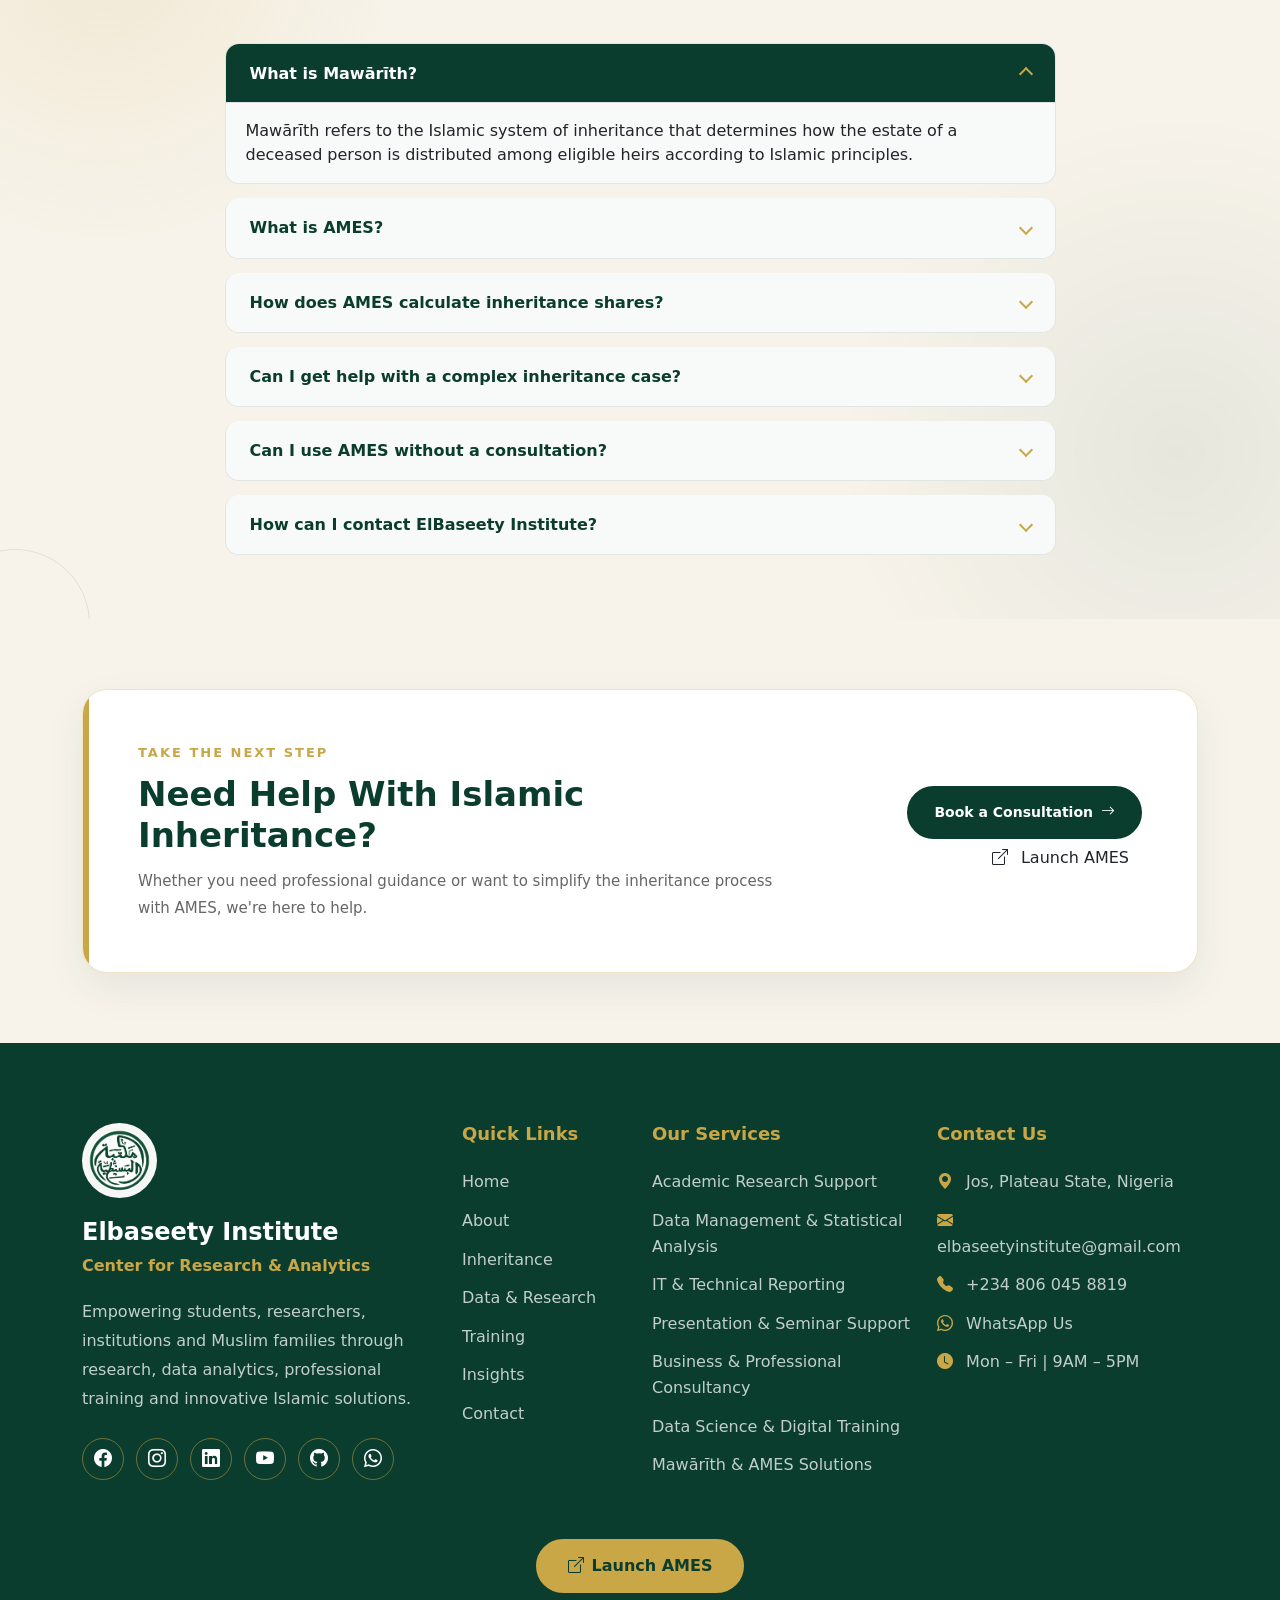
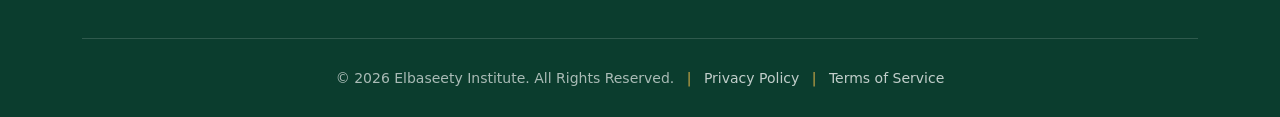
<file: Inheritance.html>
<!DOCTYPE html>
<html lang="en">

<head>

<meta charset="UTF-8">
<meta name="viewport" content="width=device-width, initial-scale=1.0">

<title>Elbaseety Institute | Center for Research & Analytics</title>

<!-- Bootstrap CSS -->
<link href="bootstrap-5.3.8-dist/css/bootstrap.min.css"
rel="stylesheet">

<!-- Bootstrap Icons -->
<link rel="stylesheet"
href="https://cdn.jsdelivr.net/npm/bootstrap-icons@1.11.3/font/bootstrap-icons.min.css">

<!-- Google Fonts -->
<link href="https://fonts.googleapis.com/css2?family=Poppins:wght@300;400;500;600;700;800&display=swap"
rel="stylesheet">

<!-- Custom CSS -->
<link rel="stylesheet" href="Inheritance.css">
<link rel="stylesheet" href="bootstrap-5.3.8-dist/css/bootstrap.min.css">

</head>

<body>
<!-- ================= NAVBAR ================= -->

<nav class="navbar navbar-expand-lg fixed-top custom-navbar">

<div class="container">

<!-- Logo -->

<a class="navbar-brand d-flex align-items-center" href="index.html">

<img src="bootstrap-5.3.8-dist/WhatsApp Image 2026-04-06 at 10.52.43 PM.jpeg"
alt="Logo"
class="logo">

<div class="ms-2">

<h5 class="mb-0">
Elbaseety Institute
</h5>

<small>
Center for Research & Analytics
</small>

</div>

</a>

<!-- Mobile Button -->

<button class="navbar-toggler"
type="button"
data-bs-toggle="collapse"
data-bs-target="#navbarMenu">

<span class="navbar-toggler-icon"></span>

</button>

<!-- Menu -->

<div class="collapse navbar-collapse"
id="navbarMenu">

<ul class="navbar-nav ms-auto me-3">

<li class="nav-item">
<a class="nav-link" href="index.html">Home</a>
</li>

<li class="nav-item">
<a class="nav-link" href="about.html">About</a>
</li>

<li class="nav-item">
<a class="nav-link active" href="inheritance.html">Inheritance</a>
</li>

<li class="nav-item">
<a class="nav-link" href="Data_research.html">Data & Research</a>
</li>

<li class="nav-item">
<a class="nav-link" href="Training.html">Training</a>
</li>

<li class="nav-item">
<a class="nav-link" href="insight.html">Insights</a>
</li>

<li class="nav-item">
<a class="nav-link" href="contact.html">Contact</a>
</li>

</ul>

<a href="#"
class="btn btn-launch ames-coming-soon">

<i class="bi bi-box-arrow-up-right me-2"></i>

Launch AMES

</a>
</div>

</div>

</nav>
<!--=========================================
INHERITANCE HERO
==========================================-->

<section class="inheritance-hero">

<div class="container">

<div class="row align-items-center">

<!-- Left Content -->

<div class="col-lg-6">

<span class="hero-tag">

    ISLAMIC INHERITANCE SOLUTIONS

</span>

<h1>

    Preserving Rights Through
    Authentic Islamic
    Inheritance Principles

</h1>

<p>

    Elbaseety Institute provides trusted Islamic inheritance
    consultancy, estate planning, and digital inheritance
    management through the AMES platform, ensuring fairness,
    transparency, and compliance with Islamic law.

</p>

<div class="hero-buttons">
<a href="#"
class="btn btn-launch ames-coming-soon">

<i class="bi bi-box-arrow-up-right me-2"></i>

Launch AMES

</a> 

<a href="contact.html"
class="btn btn-outline-brand">

<i class="bi bi-calendar-check me-2"></i>

Book Consultation

</a>    

</div>

</div>

<!-- Right Image -->

<div class="col-lg-6">

<div class="hero-image">

<img src="./img/AMES.jfif"
        class="img-fluid"
        alt="Islamic Inheritance">

</div>

</div>

</div>

</div>

</div>

</section>
<!--=========================================
WHAT IS MAWARITH
==========================================-->

<section class="mawarith-section">

<div class="container">

<div class="row align-items-center g-5">

<!-- Left -->

<div class="col-lg-6">

    <span class="section-tag">

        UNDERSTANDING MAWĀRĪTH

    </span>

    <h2 class="section-title">

        What is Islamic
        Inheritance (Mawārīth)?

    </h2>

    <p>

        Mawārīth is the Islamic system of inheritance that
        governs the fair and lawful distribution of a deceased
        person's estate among eligible heirs according to the
        Qur'an and the Sunnah.

    </p>

    <p>

        It is a divinely prescribed system designed to protect
        rights, preserve family harmony and ensure justice in
        wealth distribution.

    </p>

</div>

<!-- Right -->

<div class="col-lg-6">

    <div class="mawarith-card">

        <div class="feature-item">

            <i class="bi bi-check-circle-fill"></i>

            <div>

                <h5>Qur'an Based</h5>

                <p>Inheritance shares are derived from Islamic teachings.</p>

            </div>

        </div>

        <div class="feature-item">

            <i class="bi bi-shield-check"></i>

            <div>

                <h5>Fair Distribution</h5>

                <p>Ensures every eligible heir receives their rightful share.</p>

            </div>

        </div>

        <div class="feature-item">

            <i class="bi bi-people-fill"></i>

            <div>

                <h5>Family Harmony</h5>

                <p>Reduces disputes by following clear Islamic guidance.</p>

            </div>

        </div>

    </div>

</div>

</div>

</div>

</section>
<!--=========================================
WHY CHOOSE US
==========================================-->

<section class="why-inheritance">

<div class="container">

<div class="text-center mb-5">

<span class="section-tag">
    WHY CHOOSE US
</span>

<h2 class="section-title">
    Trusted Islamic Inheritance Solutions
</h2>

<p class="section-description">

    We combine authentic Islamic scholarship with modern
    technology to provide accurate, transparent and reliable
    inheritance solutions.

</p>

</div>

<div class="row g-4">

<!-- Card 1 -->

<div class="col-lg-4 col-md-6">

    <div class="inheritance-card">

        <div class="inheritance-icon">

            <i class="bi bi-book-half"></i>

        </div>

        <h4>Authentic Islamic Guidance</h4>

        <p>

            Every inheritance calculation follows established
            Islamic principles derived from the Qur'an and Sunnah.

        </p>

    </div>

</div>

<!-- Card 2 -->

<div class="col-lg-4 col-md-6">

    <div class="inheritance-card">

        <div class="inheritance-icon">

            <i class="bi bi-calculator-fill"></i>

        </div>

        <h4>Accurate Calculations</h4>

        <p>

            Reduce errors with structured inheritance calculations
            supported by our expertise and digital tools.

        </p>

    </div>

</div>

<!-- Card 3 -->

<div class="col-lg-4 col-md-6">

    <div class="inheritance-card">

        <div class="inheritance-icon">

            <i class="bi bi-person-check-fill"></i>

        </div>

        <h4>Expert Consultation</h4>

        <p>

            Receive professional guidance for simple and complex
            inheritance cases.

        </p>

    </div>

</div>

<!-- Card 4 -->

<div class="col-lg-4 col-md-6">

    <div class="inheritance-card">

        <div class="inheritance-icon">

            <i class="bi bi-cpu-fill"></i>

        </div>

        <h4>AMES Digital Platform</h4>

        <p>

            Access a modern platform designed to simplify Islamic
            inheritance management.

        </p>

    </div>

</div>

<!-- Card 5 -->

<div class="col-lg-4 col-md-6">

    <div class="inheritance-card">

        <div class="inheritance-icon">

            <i class="bi bi-shield-lock-fill"></i>

        </div>

        <h4>Secure & Confidential</h4>

        <p>

            Your personal and estate information is handled with
            professionalism and confidentiality.

        </p>

    </div>

</div>

<!-- Card 6 -->

<div class="col-lg-4 col-md-6">

    <div class="inheritance-card">

        <div class="inheritance-icon">

            <i class="bi bi-globe2"></i>

        </div>

        <h4>For Individuals & Institutions</h4>

        <p>

            Our services support families, professionals,
            organizations and educational institutions.

        </p>

    </div>

</div>

</div>

</div>

</section>
<!--=========================================
HOW AMES WORKS
==========================================-->

<section class="ames-process">

<div class="container">

<div class="text-center mb-5">

<span class="section-tag">
    HOW AMES WORKS
</span>

<h2 class="section-title">

    Four Simple Steps to Accurate
    Islamic Inheritance Distribution

</h2>

<p class="section-description">

    AMES simplifies the inheritance process while ensuring
    compliance with authentic Islamic inheritance principles.

</p>

</div>

<div class="row g-4">

<!-- Step 1 -->

<div class="col-lg-3 col-md-6">

    <div class="process-card">

        <div class="step-number">01</div>

        <i class="bi bi-person-lines-fill"></i>

        <h4>Enter Information</h4>

        <p>

            Provide details about the deceased,
            estate and eligible heirs.

        </p>

    </div>

</div>

<!-- Step 2 -->

<div class="col-lg-3 col-md-6">

    <div class="process-card">

        <div class="step-number">02</div>

        <i class="bi bi-search"></i>

        <h4>Review Details</h4>

        <p>

            Verify all information before
            calculations begin.

        </p>

    </div>

</div>

<!-- Step 3 -->

<div class="col-lg-3 col-md-6">

    <div class="process-card">

        <div class="step-number">03</div>

        <i class="bi bi-calculator-fill"></i>

        <h4>Calculate Shares</h4>

        <p>

            AMES computes inheritance shares
            according to Islamic law.

        </p>

    </div>

</div>

<!-- Step 4 -->

<div class="col-lg-3 col-md-6">

    <div class="process-card">

        <div class="step-number">04</div>

        <i class="bi bi-file-earmark-check-fill"></i>

        <h4>Generate Report</h4>

        <p>

            Download or print a clear inheritance
            distribution report.

        </p>

    </div>

</div>

</div>

</div>

</section>
<!--=========================================
FREQUENTLY ASKED QUESTIONS
==========================================-->

<section class="inheritance-faq">

<div class="container">

<div class="text-center mb-5">

<span class="section-tag">
    FAQ
</span>

<h2 class="section-title">
    Frequently Asked Questions
</h2>

<p class="section-description">
    Find answers to common questions about Islamic inheritance
    and the AMES platform.
</p>

</div>


<div class="row justify-content-center">

<div class="col-lg-9">

    <div class="accordion" id="inheritanceFAQ">


        <!-- Question 1 -->

        <div class="accordion-item">

            <h2 class="accordion-header">

                <button class="accordion-button"
                        type="button"
                        data-bs-toggle="collapse"
                        data-bs-target="#faqOne">

                    What is Mawārīth?

                </button>

            </h2>

            <div id="faqOne"
                    class="accordion-collapse collapse show"
                    data-bs-parent="#inheritanceFAQ">

                <div class="accordion-body">

                    Mawārīth refers to the Islamic system of
                    inheritance that determines how the estate
                    of a deceased person is distributed among
                    eligible heirs according to Islamic principles.

                </div>

            </div>

        </div>


        <!-- Question 2 -->

        <div class="accordion-item">

            <h2 class="accordion-header">

                <button class="accordion-button collapsed"
                        type="button"
                        data-bs-toggle="collapse"
                        data-bs-target="#faqTwo">

                    What is AMES?

                </button>

            </h2>

            <div id="faqTwo"
                    class="accordion-collapse collapse"
                    data-bs-parent="#inheritanceFAQ">

                <div class="accordion-body">

                    AMES is a digital platform designed to simplify
                    Islamic inheritance management and assist with
                    inheritance calculations and reporting.

                </div>

            </div>

        </div>


        <!-- Question 3 -->

        <div class="accordion-item">

            <h2 class="accordion-header">

                <button class="accordion-button collapsed"
                        type="button"
                        data-bs-toggle="collapse"
                        data-bs-target="#faqThree">

                    How does AMES calculate inheritance shares?

                </button>

            </h2>

            <div id="faqThree"
                    class="accordion-collapse collapse"
                    data-bs-parent="#inheritanceFAQ">

                <div class="accordion-body">

                    AMES uses the information provided about the
                    deceased, estate and eligible heirs to determine
                    the applicable inheritance shares based on the
                    Islamic inheritance rules incorporated into
                    the platform.

                </div>

            </div>

        </div>


        <!-- Question 4 -->

        <div class="accordion-item">

            <h2 class="accordion-header">

                <button class="accordion-button collapsed"
                        type="button"
                        data-bs-toggle="collapse"
                        data-bs-target="#faqFour">

                    Can I get help with a complex inheritance case?

                </button>

            </h2>

            <div id="faqFour"
                    class="accordion-collapse collapse"
                    data-bs-parent="#inheritanceFAQ">

                <div class="accordion-body">

                    Yes. ElBaseety Institute provides professional
                    consultation and guidance for inheritance cases
                    that require additional review or clarification.

                </div>

            </div>

        </div>


        <!-- Question 5 -->

        <div class="accordion-item">

            <h2 class="accordion-header">

                <button class="accordion-button collapsed"
                        type="button"
                        data-bs-toggle="collapse"
                        data-bs-target="#faqFive">

                    Can I use AMES without a consultation?

                </button>

            </h2>

            <div id="faqFive"
                    class="accordion-collapse collapse"
                    data-bs-parent="#inheritanceFAQ">

                <div class="accordion-body">

                    AMES is designed to make inheritance management
                    easier, while consultation is available when a
                    case requires professional guidance or further
                    clarification.

                </div>

            </div>

        </div>


        <!-- Question 6 -->

        <div class="accordion-item">

            <h2 class="accordion-header">

                <button class="accordion-button collapsed"
                        type="button"
                        data-bs-toggle="collapse"
                        data-bs-target="#faqSix">

                    How can I contact ElBaseety Institute?

                </button>

            </h2>

            <div id="faqSix"
                    class="accordion-collapse collapse"
                    data-bs-parent="#inheritanceFAQ">

                <div class="accordion-body">

                    You can contact us through our Contact page,
                    email, telephone or WhatsApp to request
                    assistance or book a consultation.

                </div>

            </div>

        </div>


    </div>

</div>

</div>

</div>

</section>
<!--=========================================
INHERITANCE CTA
==========================================-->

<section class="inheritance-cta">

<div class="container">

<div class="cta-box">

    <div class="row align-items-center g-4">

        <div class="col-lg-8">

            <span class="section-tag">
                TAKE THE NEXT STEP
            </span>

            <h2>
                Need Help With Islamic Inheritance?
            </h2>

            <p>
                Whether you need professional guidance or want
                to simplify the inheritance process with AMES,
                we're here to help.
            </p>

        </div>

        <div class="col-lg-4 text-lg-end">

            <a href="contact.html" class="cta-btn">

                Book a Consultation

                <i class="bi bi-arrow-right ms-2"></i>

            </a>

                <a href="#"
class="btn btn-launch ames-coming-soon">

<i class="bi bi-box-arrow-up-right me-2"></i>

Launch AMES

</a>

        </div>

    </div>

</div>

</div>

</section>
<!--================ MODERN FOOTER ================-->

<footer class="footer">

<div class="container">

<div class="row gy-5">

<!-- Brand -->

<div class="col-lg-4">

    <img src="bootstrap-5.3.8-dist/WhatsApp Image 2026-04-06 at 10.52.43 PM.jpeg"
            alt="Elbaseety Institute"
            class="footer-logo">

    <h3>Elbaseety Institute</h3>

    <p class="footer-subtitle">
        Center for Research & Analytics
    </p>

    <p>
        Empowering students, researchers, institutions and
        Muslim families through research, data analytics,
        professional training and innovative Islamic solutions.
    </p>


    <!-- Social Icons -->

    <div class="social-icons mt-4">

        <a href="https://www.facebook.com/elbaseetyinstitute" aria-label="Facebook">
            <i class="bi bi-facebook"></i>
        </a>

        <a href="https://www.instagram.com/elbaseetyinstitute" aria-label="Instagram">
            <i class="bi bi-instagram"></i>
        </a>

        <a href="https://www.linkedin.com/company/elbaseetyinstitute" aria-label="LinkedIn">
            <i class="bi bi-linkedin"></i>
        </a>

        <a href="https://www.youtube.com/channel/elbaseetyinstitute" aria-label="YouTube">
            <i class="bi bi-youtube"></i>
        </a>

        <a href="https://github.com/ElBaseety-Institute"
            target="_blank"
            aria-label="GitHub">
            <i class="bi bi-github"></i>
        </a>

        <a href="https://wa.me/2348060458819"
            target="_blank"
            aria-label="WhatsApp">
            <i class="bi bi-whatsapp"></i>
        </a>

    </div>

</div>


<!-- Quick Links -->

<div class="col-lg-2 col-md-6">

    <h5>Quick Links</h5>

    <ul class="footer-links">

        <li>
            <a href="index.html">Home</a>
        </li>

        <li>
            <a href="about.html">About</a>
        </li>

        <li>
            <a href="inheritance.html">Inheritance</a>
        </li>

        <li>
            <a href="Data_research.html">Data & Research</a>
        </li>

        <li>
            <a href="Training.html">Training</a>
        </li>

        <li>
            <a href="insight.html">Insights</a>
        </li>

        <li>
            <a href="contact.html">Contact</a>
        </li>

    </ul>

</div>


<!-- Our Services -->

<div class="col-lg-3 col-md-6">

    <h5>Our Services</h5>

    <ul class="footer-links">

        <li>
            <a href="Data_research.html">
                Academic Research Support
            </a>
        </li>

        <li>
            <a href="Data_research.html">
                Data Management & Statistical Analysis
            </a>
        </li>

        <li>
            <a href="Data_research.html">
                IT & Technical Reporting
            </a>
        </li>

        <li>
            <a href="Training.html">
                Presentation & Seminar Support
            </a>
        </li>

        <li>
            <a href="Training.html">
                Business & Professional Consultancy
            </a>
        </li>

        <li>
            <a href="Training.html">
                Data Science & Digital Training
            </a>
        </li>

        <li>
            <a href="inheritance.html">
                Mawārīth & AMES Solutions
            </a>
        </li>

    </ul>

</div>


<!-- Contact -->

<div class="col-lg-3">

    <h5>Contact Us</h5>

    <ul class="footer-links">

        <li>

            <i class="bi bi-geo-alt-fill me-2"></i>

            Jos, Plateau State, Nigeria

        </li>


        <li>

            <i class="bi bi-envelope-fill me-2"></i>

            <a href="mailto:elbaseetyinstitute@gmail.com">

                elbaseetyinstitute@gmail.com

            </a>

        </li>


        <li>

            <i class="bi bi-telephone-fill me-2"></i>

            <a href="tel:+2348060458819">

                +234 806 045 8819

            </a>

        </li>


        <li>

            <i class="bi bi-whatsapp me-2"></i>

            <a href="https://wa.me/2348060458819"
                target="_blank">

                WhatsApp Us

            </a>

        </li>


        <li>

            <i class="bi bi-clock-fill me-2"></i>

            Mon – Fri | 9AM – 5PM

        </li>

    </ul>

</div>

</div>


<!-- Launch AMES Button -->

<div class="text-center mt-5">

<a href="#"
class="btn btn-launch ames-coming-soon">

<i class="bi bi-box-arrow-up-right me-2"></i>

Launch AMES

</a>

</div>


<!-- Footer Bottom -->

<div class="footer-bottom">

<p>

    © 2026 Elbaseety Institute. All Rights Reserved.

    <span>|</span>

    <a href="#">
        Privacy Policy
    </a>

    <span>|</span>

    <a href="#">
        Terms of Service
    </a>

</p>

</div>

</div>

</footer>


<!-- Bootstrap JS -->


<script src="src.js"></script>

</body>
<script src="bootstrap-5.3.8-dist/js/bootstrap.bundle.min.js"></script>
</html>
</file>
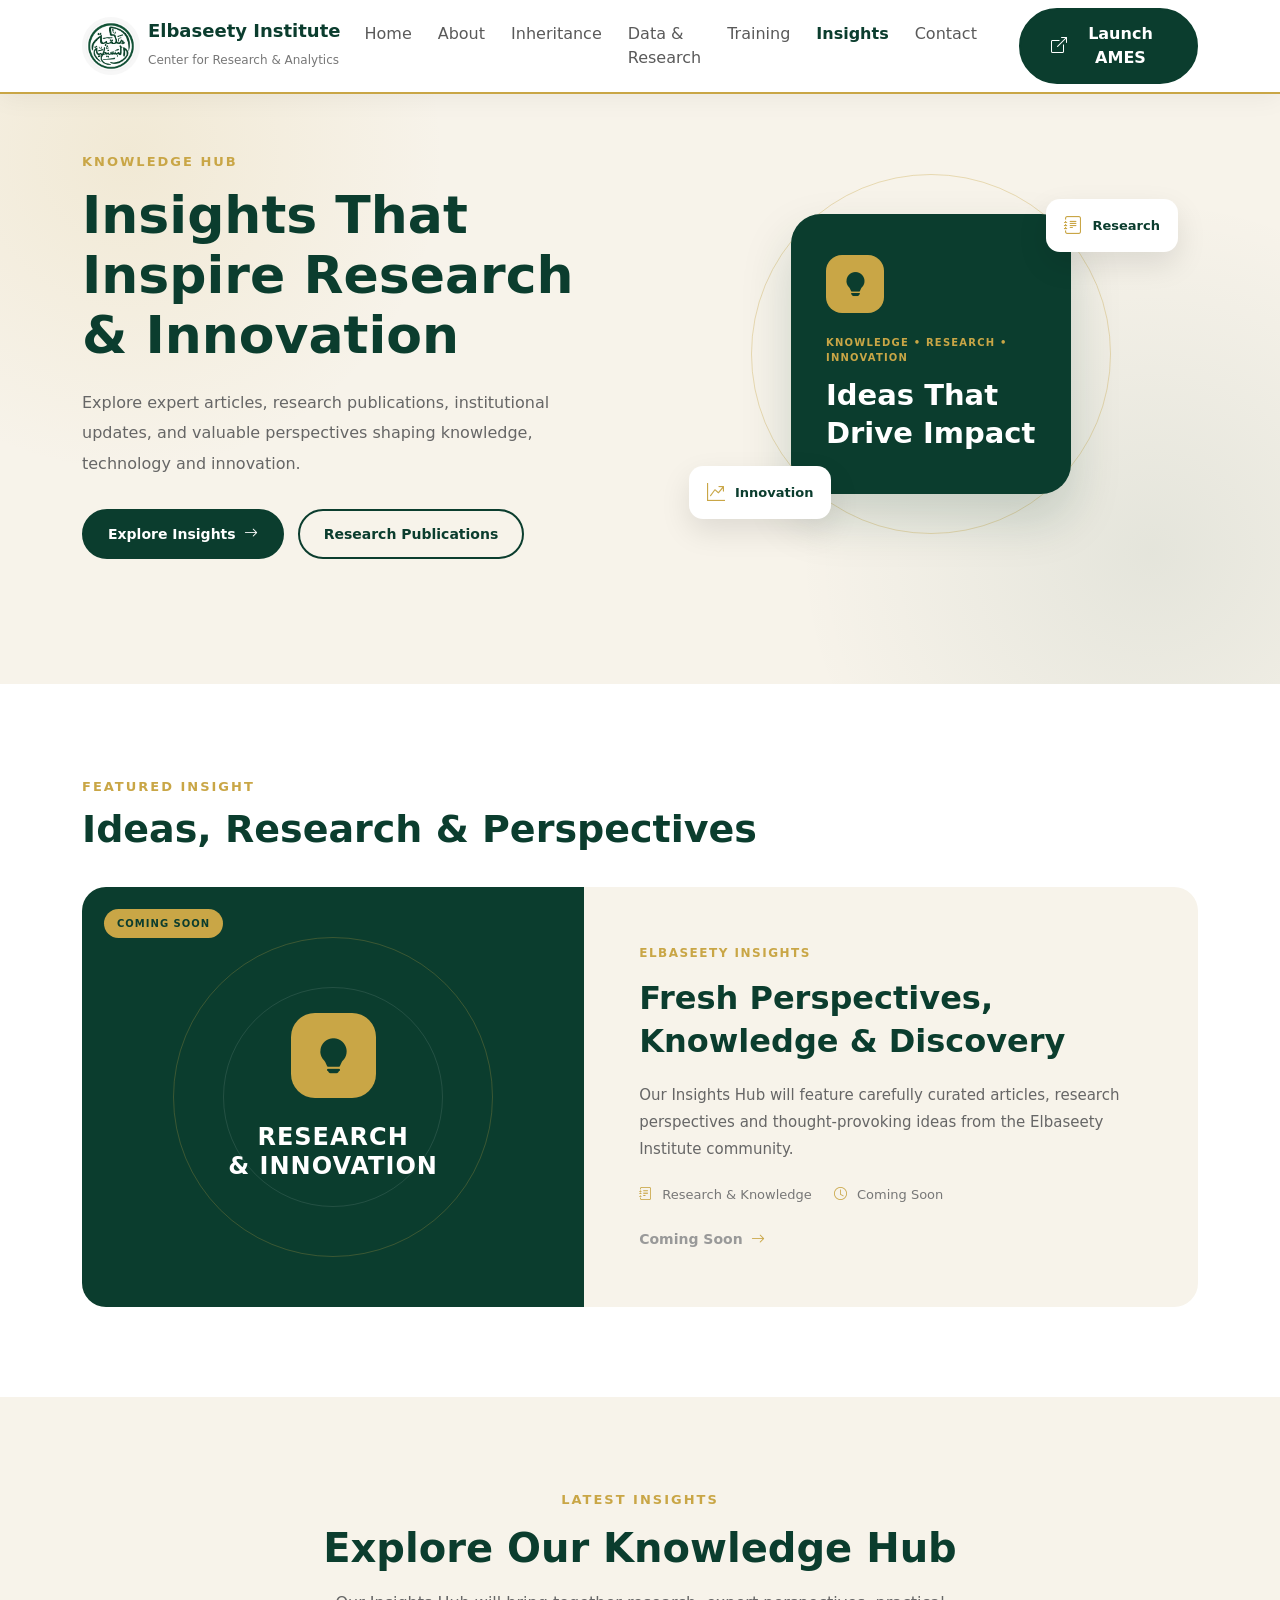
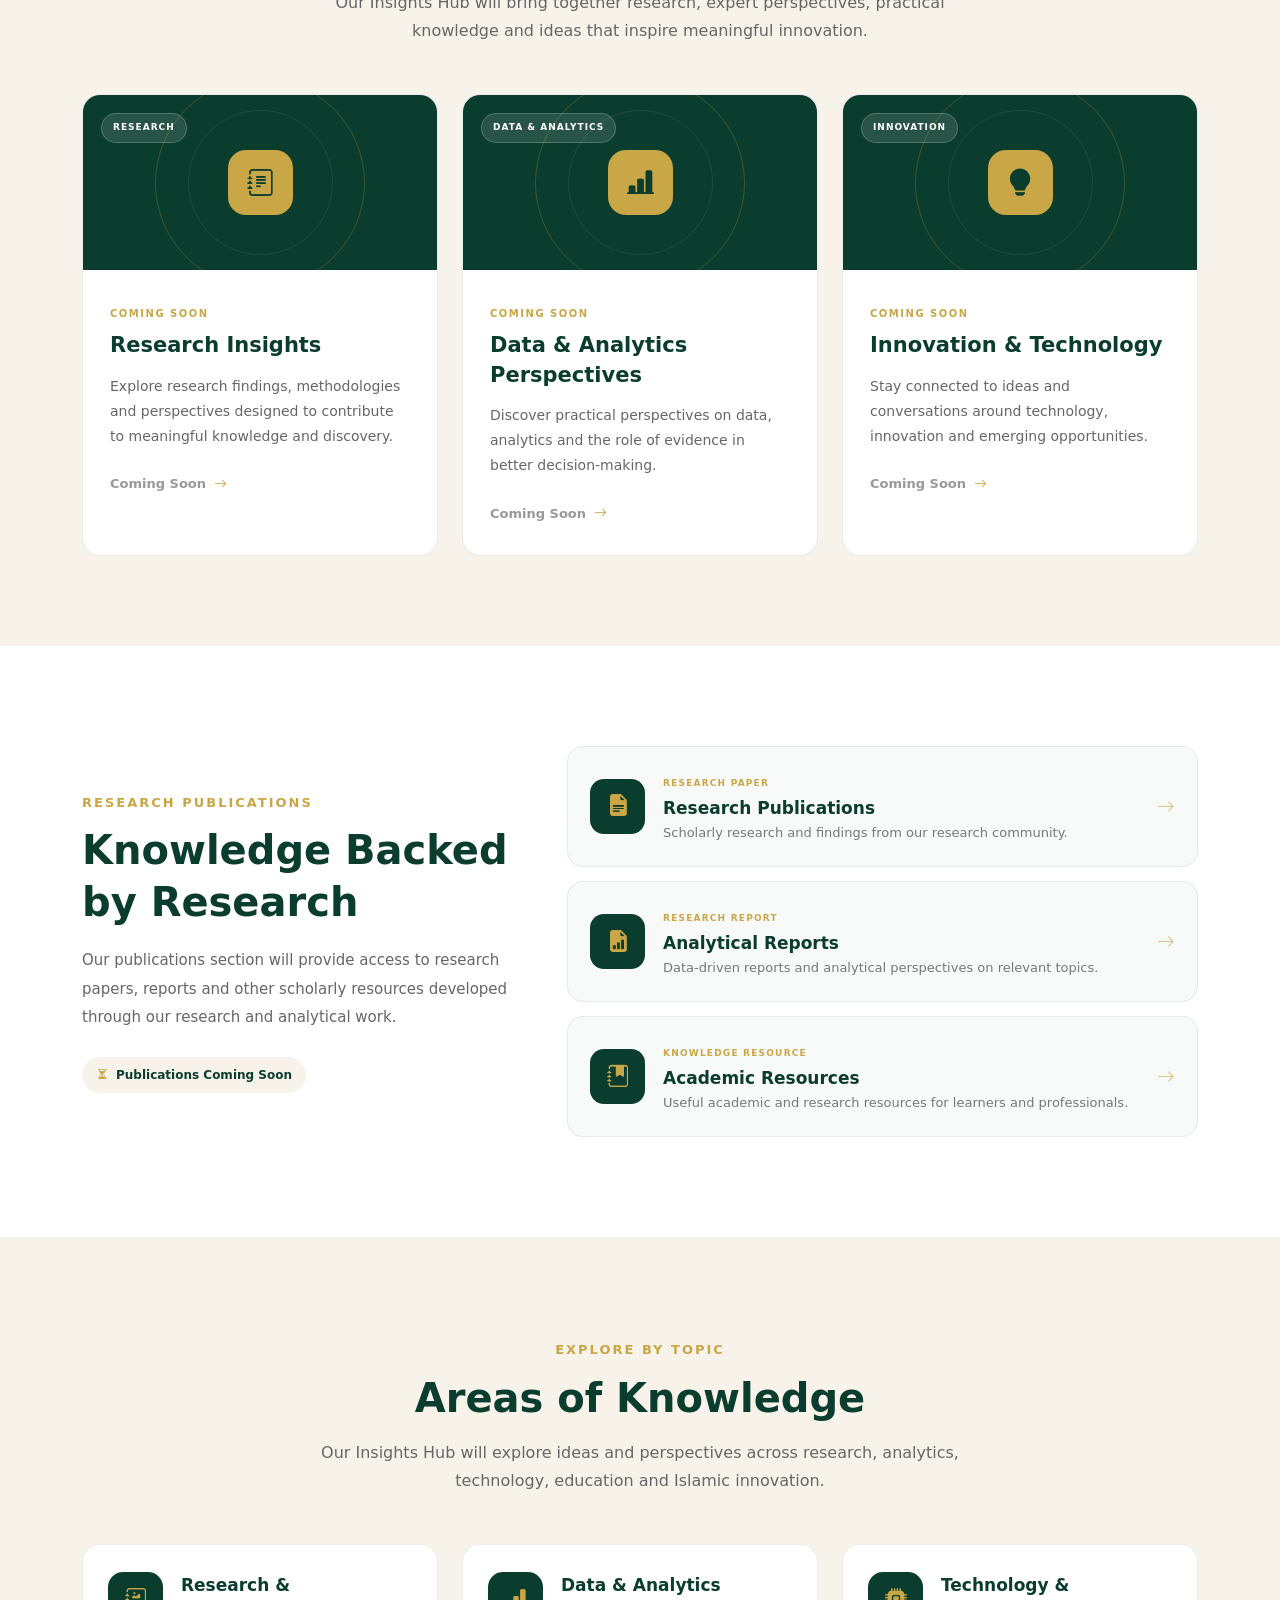
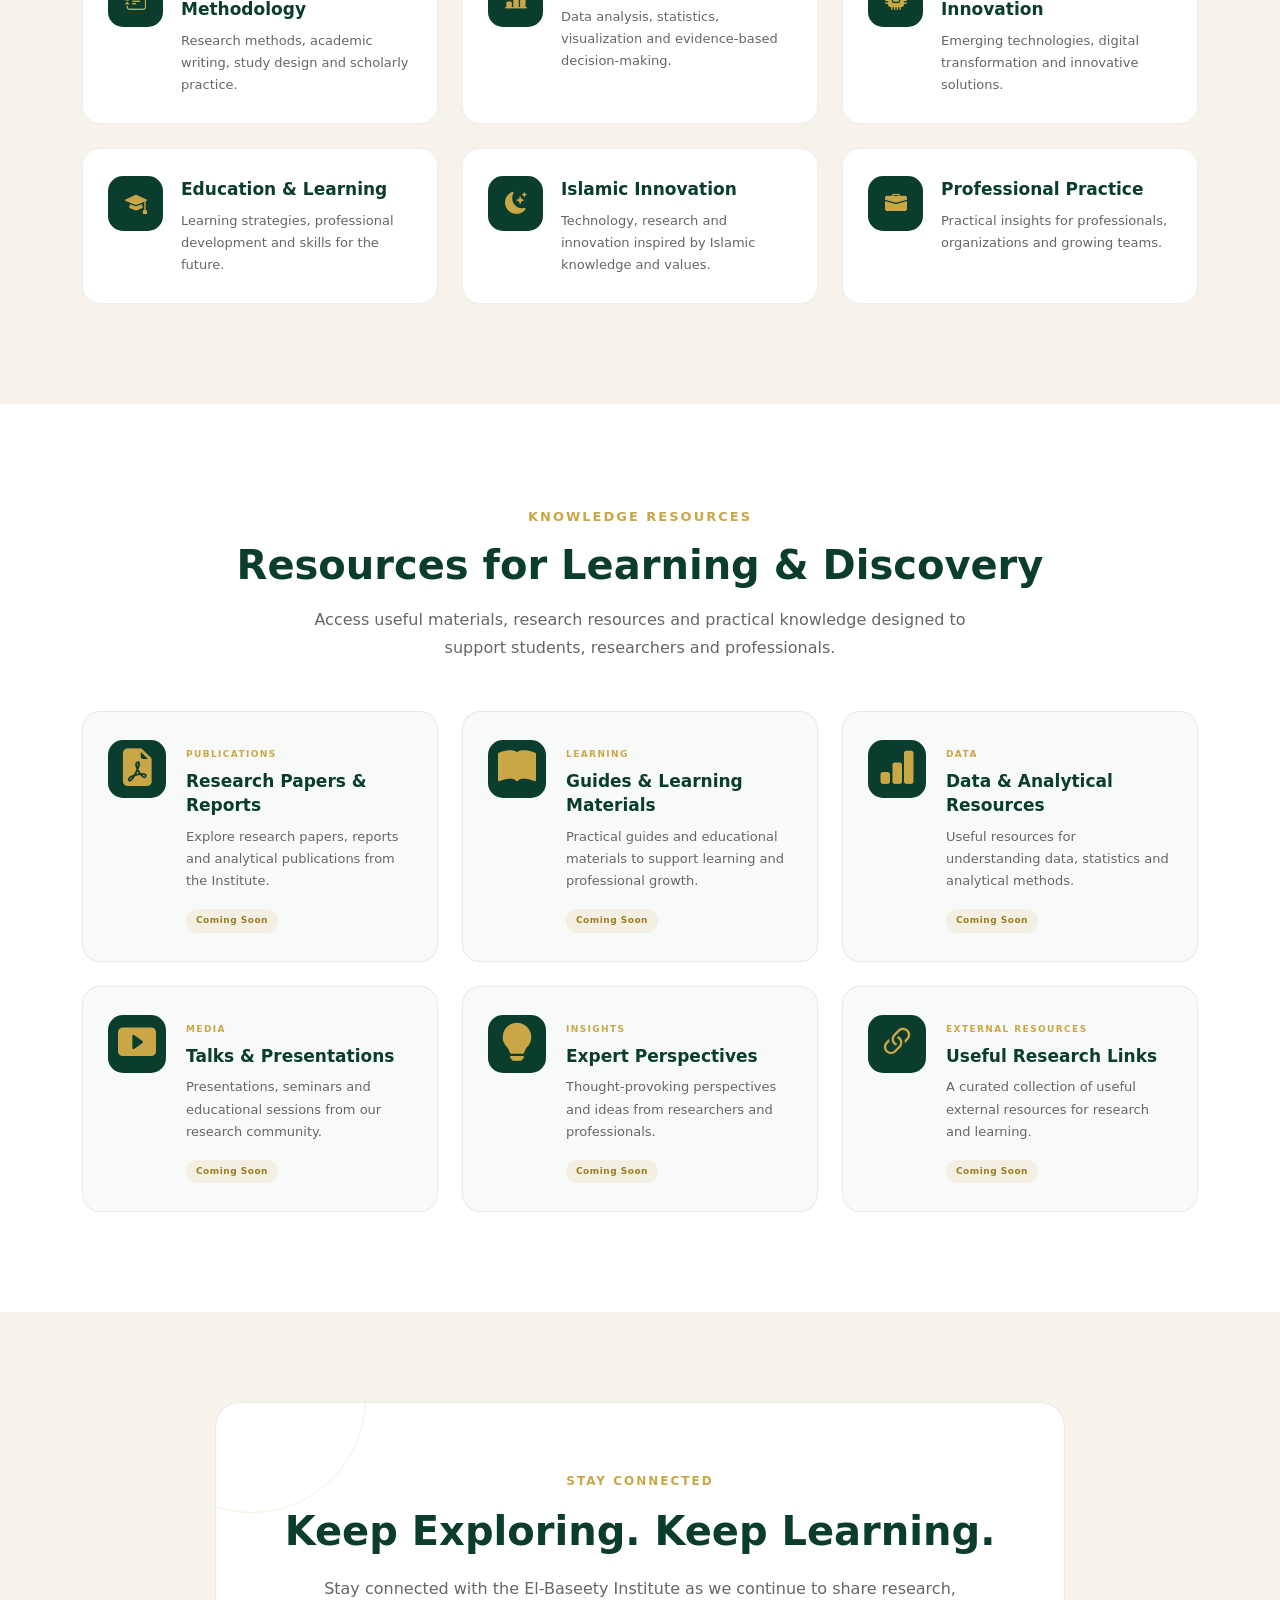
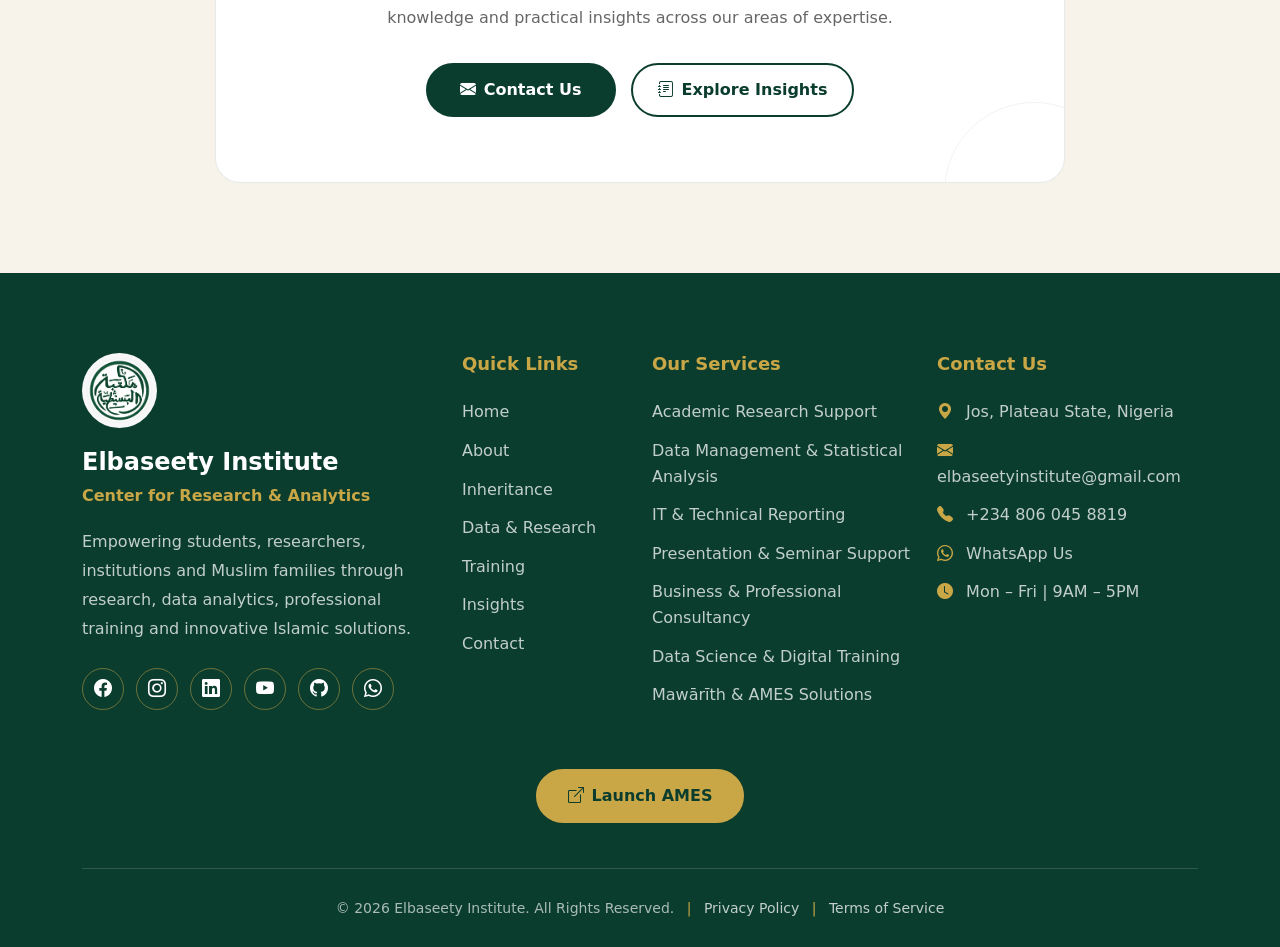
<file: insight.html>
<!DOCTYPE html>
<html lang="en">

<head>

<meta charset="UTF-8">
<meta name="viewport" content="width=device-width, initial-scale=1.0">

<title>Elbaseety Institute | Center for Research & Analytics</title>

<!-- Bootstrap CSS -->
<link href="bootstrap-5.3.8-dist/css/bootstrap.min.css"
rel="stylesheet">

<!-- Bootstrap Icons -->
<link rel="stylesheet"
href="https://cdn.jsdelivr.net/npm/bootstrap-icons@1.11.3/font/bootstrap-icons.min.css">

<!-- Google Fonts -->
<link href="https://fonts.googleapis.com/css2?family=Poppins:wght@300;400;500;600;700;800&display=swap"
rel="stylesheet">

<!-- Custom CSS -->
<link rel="stylesheet" href="Insight.css">
<link rel="stylesheet" href="bootstrap-5.3.8-dist/css/bootstrap.min.css">

</head>

<body>
<!-- ================= NAVBAR ================= -->

<nav class="navbar navbar-expand-lg fixed-top custom-navbar">

<div class="container">

<!-- Logo -->

<a class="navbar-brand d-flex align-items-center" href="index.html">

<img src="bootstrap-5.3.8-dist/WhatsApp Image 2026-04-06 at 10.52.43 PM.jpeg"
alt="Logo"
class="logo">

<div class="ms-2">

<h5 class="mb-0">
Elbaseety Institute
</h5>

<small>
Center for Research & Analytics
</small>

</div>

</a>

<!-- Mobile Button -->

<button class="navbar-toggler"
type="button"
data-bs-toggle="collapse"
data-bs-target="#navbarMenu">

<span class="navbar-toggler-icon"></span>

</button>

<!-- Menu -->

<div class="collapse navbar-collapse"
id="navbarMenu">

<ul class="navbar-nav ms-auto me-3">

<li class="nav-item">
<a class="nav-link" href="index.html">Home</a>
</li>

<li class="nav-item">
<a class="nav-link" href="about.html">About</a>
</li>

<li class="nav-item">
<a class="nav-link" href="inheritance.html">Inheritance</a>
</li>

<li class="nav-item">
<a class="nav-link" href="Data_research.html">Data & Research</a>
</li>

<li class="nav-item">
<a class="nav-link" href="Training.html">Training</a>
</li>

<li class="nav-item">
<a class="nav-link active" href="insight.html">Insights</a>
</li>

<li class="nav-item">
<a class="nav-link" href="contact.html">Contact</a>
</li>

</ul>

<a href="#"
class="btn btn-launch ames-coming-soon">

<i class="bi bi-box-arrow-up-right me-2"></i>

Launch AMES

</a>

</div>

</div>

</nav>
```html
<!--=========================================
INSIGHTS HERO
==========================================-->

<section class="insights-hero">

<div class="container">

<div class="row align-items-center g-5">

<!-- LEFT CONTENT -->

<div class="col-lg-6">

    <span class="hero-tag">
        KNOWLEDGE HUB
    </span>

    <h1>
        Insights That Inspire
        Research & Innovation
    </h1>

    <p>
        Explore expert articles, research publications,
        institutional updates, and valuable perspectives
        shaping knowledge, technology and innovation.
    </p>

    <div class="hero-buttons">

        <a href="#latest-insights"
            class="btn-insights-primary">

            Explore Insights

            <i class="bi bi-arrow-right"></i>

        </a>

        <a href="#publications"
            class="btn-insights-secondary">

            Research Publications

        </a>

    </div>

</div>


<!-- RIGHT VISUAL -->

<div class="col-lg-6">

    <div class="insights-hero-visual">

        <div class="hero-circle circle-one"></div>

        <div class="hero-circle circle-two"></div>

        <div class="insight-main-card">

            <i class="bi bi-lightbulb-fill"></i>

            <span>
                KNOWLEDGE • RESEARCH • INNOVATION
            </span>

            <h3>
                Ideas That
                Drive Impact
            </h3>

        </div>

        <div class="floating-card card-top">

            <i class="bi bi-journal-text"></i>

            <span>
                Research
            </span>

        </div>

        <div class="floating-card card-bottom">

            <i class="bi bi-graph-up-arrow"></i>

            <span>
                Innovation
            </span>

        </div>

    </div>

</div>

</div>

</div>

</section>


<!--=========================================
FEATURED INSIGHT
==========================================-->

<section class="featured-insight">

<div class="container">

<div class="section-heading">

<span class="section-tag">
    FEATURED INSIGHT
</span>

<h2 class="section-title">
    Ideas, Research & Perspectives
</h2>

</div>


<div class="featured-card">

<!-- VISUAL -->

<div class="featured-visual">

    <span class="featured-label">
        COMING SOON
    </span>

    <i class="bi bi-lightbulb-fill"></i>

    <div class="featured-visual-text">
        RESEARCH<br>
        & INNOVATION
    </div>

</div>


<!-- CONTENT -->

<div class="featured-content">

    <span class="article-category">
        ELBASEETY INSIGHTS
    </span>

    <h3>
        Fresh Perspectives,
        Knowledge & Discovery
    </h3>

    <p>
        Our Insights Hub will feature carefully curated
        articles, research perspectives and thought-provoking
        ideas from the Elbaseety Institute community.
    </p>

    <div class="article-meta">

        <span>
            <i class="bi bi-journal-text"></i>
            Research & Knowledge
        </span>

        <span>
            <i class="bi bi-clock"></i>
            Coming Soon
        </span>

    </div>

    <span class="read-more coming-soon-link">

        Coming Soon

        <i class="bi bi-arrow-right"></i>

    </span>

</div>

</div>

</div>

</section>
<!--=========================================
LATEST INSIGHTS
==========================================-->

<section class="latest-insights" id="latest-insights">

<div class="container">

<div class="text-center mb-5">

<span class="section-tag">
    LATEST INSIGHTS
</span>

<h2 class="section-title">
    Explore Our Knowledge Hub
</h2>

<p class="section-description">
    Our Insights Hub will bring together research,
    expert perspectives, practical knowledge and
    ideas that inspire meaningful innovation.
</p>

</div>


<div class="row g-4">


<!-- Research -->

<div class="col-lg-4 col-md-6">

    <div class="insight-card coming-soon-card">

        <div class="insight-card-top">

            <span class="insight-category">
                RESEARCH
            </span>

            <i class="bi bi-journal-text"></i>

        </div>


        <div class="insight-card-body">

            <span class="coming-soon-label">
                COMING SOON
            </span>

            <h3>
                Research Insights
            </h3>

            <p>
                Explore research findings, methodologies
                and perspectives designed to contribute
                to meaningful knowledge and discovery.
            </p>

            <span class="insight-read-more coming-soon-link">

                Coming Soon

                <i class="bi bi-arrow-right"></i>

            </span>

        </div>

    </div>

</div>


<!-- Data -->

<div class="col-lg-4 col-md-6">

    <div class="insight-card coming-soon-card">

        <div class="insight-card-top">

            <span class="insight-category">
                DATA & ANALYTICS
            </span>

            <i class="bi bi-bar-chart-line-fill"></i>

        </div>


        <div class="insight-card-body">

            <span class="coming-soon-label">
                COMING SOON
            </span>

            <h3>
                Data & Analytics Perspectives
            </h3>

            <p>
                Discover practical perspectives on data,
                analytics and the role of evidence in
                better decision-making.
            </p>

            <span class="insight-read-more coming-soon-link">

                Coming Soon

                <i class="bi bi-arrow-right"></i>

            </span>

        </div>

    </div>

</div>


<!-- Innovation -->

<div class="col-lg-4 col-md-6">

    <div class="insight-card coming-soon-card">

        <div class="insight-card-top">

            <span class="insight-category">
                INNOVATION
            </span>

            <i class="bi bi-lightbulb-fill"></i>

        </div>


        <div class="insight-card-body">

            <span class="coming-soon-label">
                COMING SOON
            </span>

            <h3>
                Innovation & Technology
            </h3>

            <p>
                Stay connected to ideas and conversations
                around technology, innovation and emerging
                opportunities.
            </p>

            <span class="insight-read-more coming-soon-link">

                Coming Soon

                <i class="bi bi-arrow-right"></i>

            </span>

        </div>

    </div>

</div>


</div>

</div>

</section>
<!--=========================================
RESEARCH PUBLICATIONS
==========================================-->

<section class="research-publications" id="publications">

<div class="container">

<div class="row align-items-center g-5">

<!-- LEFT -->

<div class="col-lg-5">

    <span class="section-tag">
        RESEARCH PUBLICATIONS
    </span>

    <h2 class="section-title">
        Knowledge Backed
        by Research
    </h2>

    <p class="section-description">
        Our publications section will provide access to
        research papers, reports and other scholarly
        resources developed through our research and
        analytical work.
    </p>

    <span class="publication-status">

        <i class="bi bi-hourglass-split"></i>

        Publications Coming Soon

    </span>

</div>


<!-- RIGHT -->

<div class="col-lg-7">

    <div class="publication-list">


        <!-- Publication 1 -->

        <div class="publication-item">

            <div class="publication-icon">

                <i class="bi bi-file-earmark-text-fill"></i>

            </div>

            <div class="publication-content">

                <span>
                    RESEARCH PAPER
                </span>

                <h4>
                    Research Publications
                </h4>

                <p>
                    Scholarly research and findings from
                    our research community.
                </p>

            </div>

            <div class="publication-arrow">

                <i class="bi bi-arrow-right"></i>

            </div>

        </div>


        <!-- Publication 2 -->

        <div class="publication-item">

            <div class="publication-icon">

                <i class="bi bi-file-earmark-bar-graph-fill"></i>

            </div>

            <div class="publication-content">

                <span>
                    RESEARCH REPORT
                </span>

                <h4>
                    Analytical Reports
                </h4>

                <p>
                    Data-driven reports and analytical
                    perspectives on relevant topics.
                </p>

            </div>

            <div class="publication-arrow">

                <i class="bi bi-arrow-right"></i>

            </div>

        </div>


        <!-- Publication 3 -->

        <div class="publication-item">

            <div class="publication-icon">

                <i class="bi bi-journal-bookmark-fill"></i>

            </div>

            <div class="publication-content">

                <span>
                    KNOWLEDGE RESOURCE
                </span>

                <h4>
                    Academic Resources
                </h4>

                <p>
                    Useful academic and research resources
                    for learners and professionals.
                </p>

            </div>

            <div class="publication-arrow">

                <i class="bi bi-arrow-right"></i>

            </div>

        </div>


    </div>

</div>

</div>

</div>

</section>
<!--=========================================
TOPICS & CATEGORIES
==========================================-->

<section class="insight-topics">

<div class="container">

<div class="text-center mb-5">

<span class="section-tag">
    EXPLORE BY TOPIC
</span>

<h2 class="section-title">
    Areas of Knowledge
</h2>

<p class="section-description">
    Our Insights Hub will explore ideas and perspectives
    across research, analytics, technology, education
    and Islamic innovation.
</p>

</div>


<div class="row g-4">


<!-- Research -->

<div class="col-lg-4 col-md-6">

    <div class="topic-item">

        <div class="topic-icon">

            <i class="bi bi-journal-richtext"></i>

        </div>

        <div>

            <h4>
                Research & Methodology
            </h4>

            <p>
                Research methods, academic writing,
                study design and scholarly practice.
            </p>

        </div>

    </div>

</div>


<!-- Data -->

<div class="col-lg-4 col-md-6">

    <div class="topic-item">

        <div class="topic-icon">

            <i class="bi bi-bar-chart-line-fill"></i>

        </div>

        <div>

            <h4>
                Data & Analytics
            </h4>

            <p>
                Data analysis, statistics, visualization
                and evidence-based decision-making.
            </p>

        </div>

    </div>

</div>


<!-- Technology -->

<div class="col-lg-4 col-md-6">

    <div class="topic-item">

        <div class="topic-icon">

            <i class="bi bi-cpu-fill"></i>

        </div>

        <div>

            <h4>
                Technology & Innovation
            </h4>

            <p>
                Emerging technologies, digital transformation
                and innovative solutions.
            </p>

        </div>

    </div>

</div>


<!-- Education -->

<div class="col-lg-4 col-md-6">

    <div class="topic-item">

        <div class="topic-icon">

            <i class="bi bi-mortarboard-fill"></i>

        </div>

        <div>

            <h4>
                Education & Learning
            </h4>

            <p>
                Learning strategies, professional development
                and skills for the future.
            </p>

        </div>

    </div>

</div>


<!-- Islamic Innovation -->

<div class="col-lg-4 col-md-6">

    <div class="topic-item">

        <div class="topic-icon">

            <i class="bi bi-moon-stars-fill"></i>

        </div>

        <div>

            <h4>
                Islamic Innovation
            </h4>

            <p>
                Technology, research and innovation inspired
                by Islamic knowledge and values.
            </p>

        </div>

    </div>

</div>


<!-- Professional -->

<div class="col-lg-4 col-md-6">

    <div class="topic-item">

        <div class="topic-icon">

            <i class="bi bi-briefcase-fill"></i>

        </div>

        <div>

            <h4>
                Professional Practice
            </h4>

            <p>
                Practical insights for professionals,
                organizations and growing teams.
            </p>

        </div>

    </div>

</div>


</div>

</div>

</section>
<!--=========================================
KNOWLEDGE RESOURCES
==========================================-->

<section class="knowledge-resources" id="resources">

<div class="container">

<div class="text-center mb-5">

<span class="section-tag">
    KNOWLEDGE RESOURCES
</span>

<h2 class="section-title">
    Resources for Learning & Discovery
</h2>

<p class="section-description">
    Access useful materials, research resources and
    practical knowledge designed to support students,
    researchers and professionals.
</p>

</div>


<div class="row g-4">


<!-- Resource 1 -->

<div class="col-lg-4 col-md-6">

    <div class="resource-box">

        <div class="resource-icon">

            <i class="bi bi-file-earmark-pdf-fill"></i>

        </div>

        <div class="resource-content">

            <span>
                PUBLICATIONS
            </span>

            <h4>
                Research Papers & Reports
            </h4>

            <p>
                Explore research papers, reports and
                analytical publications from the Institute.
            </p>

            <span class="resource-status">
                Coming Soon
            </span>

        </div>

    </div>

</div>


<!-- Resource 2 -->

<div class="col-lg-4 col-md-6">

    <div class="resource-box">

        <div class="resource-icon">

            <i class="bi bi-book-fill"></i>

        </div>

        <div class="resource-content">

            <span>
                LEARNING
            </span>

            <h4>
                Guides & Learning Materials
            </h4>

            <p>
                Practical guides and educational materials
                to support learning and professional growth.
            </p>

            <span class="resource-status">
                Coming Soon
            </span>

        </div>

    </div>

</div>


<!-- Resource 3 -->

<div class="col-lg-4 col-md-6">

    <div class="resource-box">

        <div class="resource-icon">

            <i class="bi bi-bar-chart-fill"></i>

        </div>

        <div class="resource-content">

            <span>
                DATA
            </span>

            <h4>
                Data & Analytical Resources
            </h4>

            <p>
                Useful resources for understanding data,
                statistics and analytical methods.
            </p>

            <span class="resource-status">
                Coming Soon
            </span>

        </div>

    </div>

</div>


<!-- Resource 4 -->

<div class="col-lg-4 col-md-6">

    <div class="resource-box">

        <div class="resource-icon">

            <i class="bi bi-play-btn-fill"></i>

        </div>

        <div class="resource-content">

            <span>
                MEDIA
            </span>

            <h4>
                Talks & Presentations
            </h4>

            <p>
                Presentations, seminars and educational
                sessions from our research community.
            </p>

            <span class="resource-status">
                Coming Soon
            </span>

        </div>

    </div>

</div>


<!-- Resource 5 -->

<div class="col-lg-4 col-md-6">

    <div class="resource-box">

        <div class="resource-icon">

            <i class="bi bi-lightbulb-fill"></i>

        </div>

        <div class="resource-content">

            <span>
                INSIGHTS
            </span>

            <h4>
                Expert Perspectives
            </h4>

            <p>
                Thought-provoking perspectives and ideas
                from researchers and professionals.
            </p>

            <span class="resource-status">
                Coming Soon
            </span>

        </div>

    </div>

</div>


<!-- Resource 6 -->

<div class="col-lg-4 col-md-6">

    <div class="resource-box">

        <div class="resource-icon">

            <i class="bi bi-link-45deg"></i>

        </div>

        <div class="resource-content">

            <span>
                EXTERNAL RESOURCES
            </span>

            <h4>
                Useful Research Links
            </h4>

            <p>
                A curated collection of useful external
                resources for research and learning.
            </p>

            <span class="resource-status">
                Coming Soon
            </span>

        </div>

    </div>

</div>


</div>

</div>

</section>
<!--=========================================
INSIGHTS CTA
==========================================-->

<section class="insights-cta">

<div class="container">

<div class="insights-cta-content">

<span class="cta-badge">
    STAY CONNECTED
</span>

<h2>
    Keep Exploring.
    Keep Learning.
</h2>

<p>
    Stay connected with the El-Baseety Institute as we
    continue to share research, knowledge and practical
    insights across our areas of expertise.
</p>

<div class="cta-buttons">

    <a href="contact.html" class="btn btn-cta-primary">

        <i class="bi bi-envelope-fill me-2"></i>

        Contact Us

    </a>

    <a href="#latest-insights" class="btn btn-cta-secondary">

        <i class="bi bi-journal-text me-2"></i>

        Explore Insights

    </a>

</div>

</div>

</div>

</section>
<!--================ MODERN FOOTER ================-->

<footer class="footer">

<div class="container">

<div class="row gy-5">

<!-- Brand -->

<div class="col-lg-4">

<img src="bootstrap-5.3.8-dist/WhatsApp Image 2026-04-06 at 10.52.43 PM.jpeg"
        alt="El-Baseety Institute"
        class="footer-logo">

<h3>Elbaseety Institute</h3>

<p class="footer-subtitle">
    Center for Research & Analytics
</p>

<p>
    Empowering students, researchers, institutions and
    Muslim families through research, data analytics,
    professional training and innovative Islamic solutions.
</p>


<!-- Social Icons -->

<div class="social-icons mt-4">

    <a href="https://www.facebook.com/elbaseetyinstitute" aria-label="Facebook">
        <i class="bi bi-facebook"></i>
    </a>

    <a href="https://www.instagram.com/elbaseetyinstitute" aria-label="Instagram">
        <i class="bi bi-instagram"></i>
    </a>

    <a href="https://www.linkedin.com/company/elbaseetyinstitute" aria-label="LinkedIn">
        <i class="bi bi-linkedin"></i>
    </a>

    <a href="https://www.youtube.com/channel/elbaseetyinstitute" aria-label="YouTube">
        <i class="bi bi-youtube"></i>
    </a>

    <a href="https://github.com/ElBaseety-Institute"
        target="_blank"
        aria-label="GitHub">
        <i class="bi bi-github"></i>
    </a>

    <a href="https://wa.me/2348060458819"
        target="_blank"
        aria-label="WhatsApp">
        <i class="bi bi-whatsapp"></i>
    </a>

</div>

</div>


<!-- Quick Links -->

<div class="col-lg-2 col-md-6">

<h5>Quick Links</h5>

<ul class="footer-links">

    <li>
        <a href="index.html">Home</a>
    </li>

    <li>
        <a href="about.html">About</a>
    </li>

    <li>
        <a href="inheritance.html">Inheritance</a>
    </li>

    <li>
        <a href="Data_research.html">Data & Research</a>
    </li>

    <li>
        <a href="Training.html">Training</a>
    </li>

    <li>
        <a href="insight.html">Insights</a>
    </li>

    <li>
        <a href="contact.html">Contact</a>
    </li>

</ul>

</div>


<!-- Our Services -->

<div class="col-lg-3 col-md-6">

<h5>Our Services</h5>

<ul class="footer-links">

    <li>
        <a href="Data_research.html">
            Academic Research Support
        </a>
    </li>

    <li>
        <a href="Data_research.html">
            Data Management & Statistical Analysis
        </a>
    </li>

    <li>
        <a href="Data_research.html">
            IT & Technical Reporting
        </a>
    </li>

    <li>
        <a href="Training.html">
            Presentation & Seminar Support
        </a>
    </li>

    <li>
        <a href="Training.html">
            Business & Professional Consultancy
        </a>
    </li>

    <li>
        <a href="Training.html">
            Data Science & Digital Training
        </a>
    </li>

    <li>
        <a href="inheritance.html">
            Mawārīth & AMES Solutions
        </a>
    </li>

</ul>

</div>


<!-- Contact -->

<div class="col-lg-3">

<h5>Contact Us</h5>

<ul class="footer-links">

    <li>

        <i class="bi bi-geo-alt-fill me-2"></i>

        Jos, Plateau State, Nigeria

    </li>


    <li>

        <i class="bi bi-envelope-fill me-2"></i>

        <a href="mailto:elbaseetyinstitute@gmail.com">

            elbaseetyinstitute@gmail.com

        </a>

    </li>


    <li>

        <i class="bi bi-telephone-fill me-2"></i>

        <a href="tel:+2348060458819">

            +234 806 045 8819

        </a>

    </li>


    <li>

        <i class="bi bi-whatsapp me-2"></i>

        <a href="https://wa.me/2348060458819"
            target="_blank">

            WhatsApp Us

        </a>

    </li>


    <li>

        <i class="bi bi-clock-fill me-2"></i>

        Mon – Fri | 9AM – 5PM

    </li>

</ul>

</div>

</div>


<!-- Launch AMES Button -->

<div class="text-center mt-5">

<a href="#"
class="btn btn-launch ames-coming-soon">

<i class="bi bi-box-arrow-up-right me-2"></i>

Launch AMES

</a>

</div>


<!-- Footer Bottom -->

<div class="footer-bottom">

<p>

© 2026 Elbaseety Institute. All Rights Reserved.

<span>|</span>

<a href="#">
    Privacy Policy
</a>

<span>|</span>

<a href="#">
    Terms of Service
</a>

</p>

</div>

</div>

</footer>


<!-- Bootstrap JS -->
<script src="src.js"></script>

</body>

</html>
<script src="bootstrap-5.3.8-dist/js/bootstrap.bundle.min.js"></script>
</file>
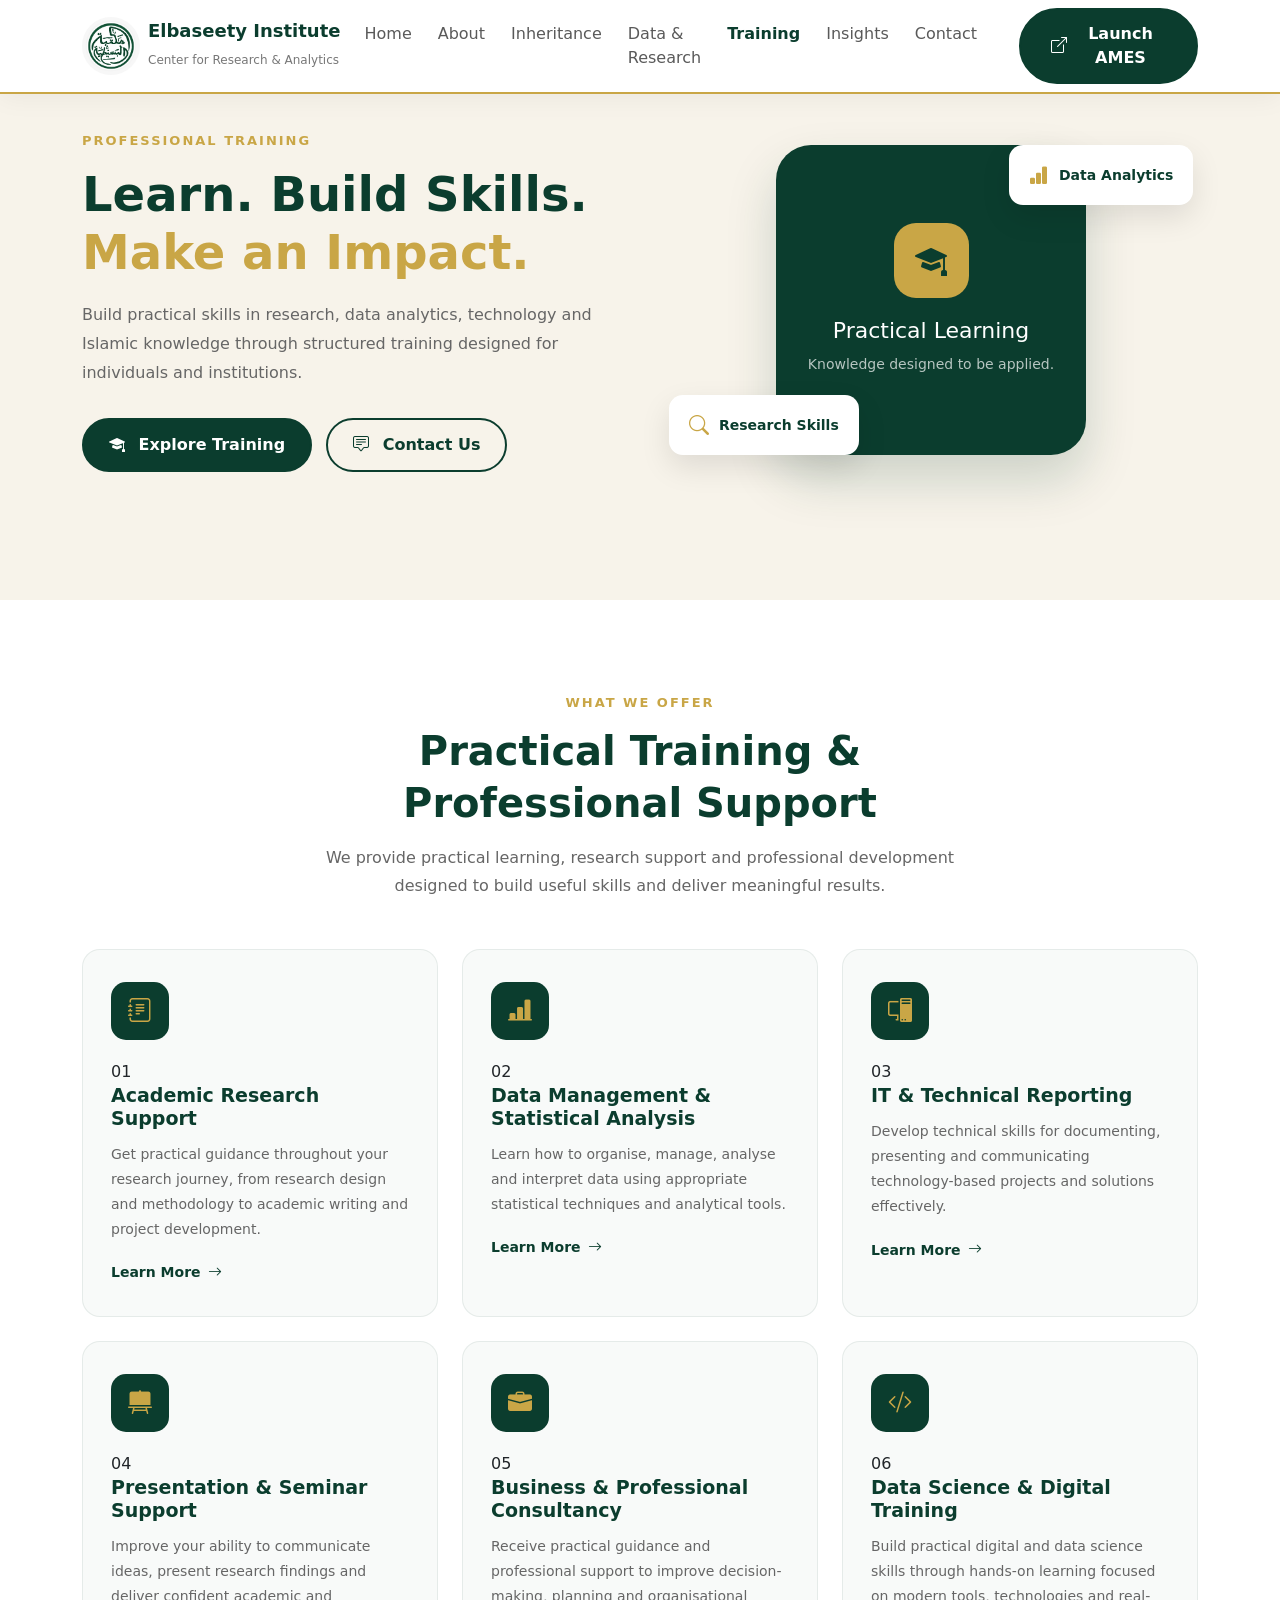
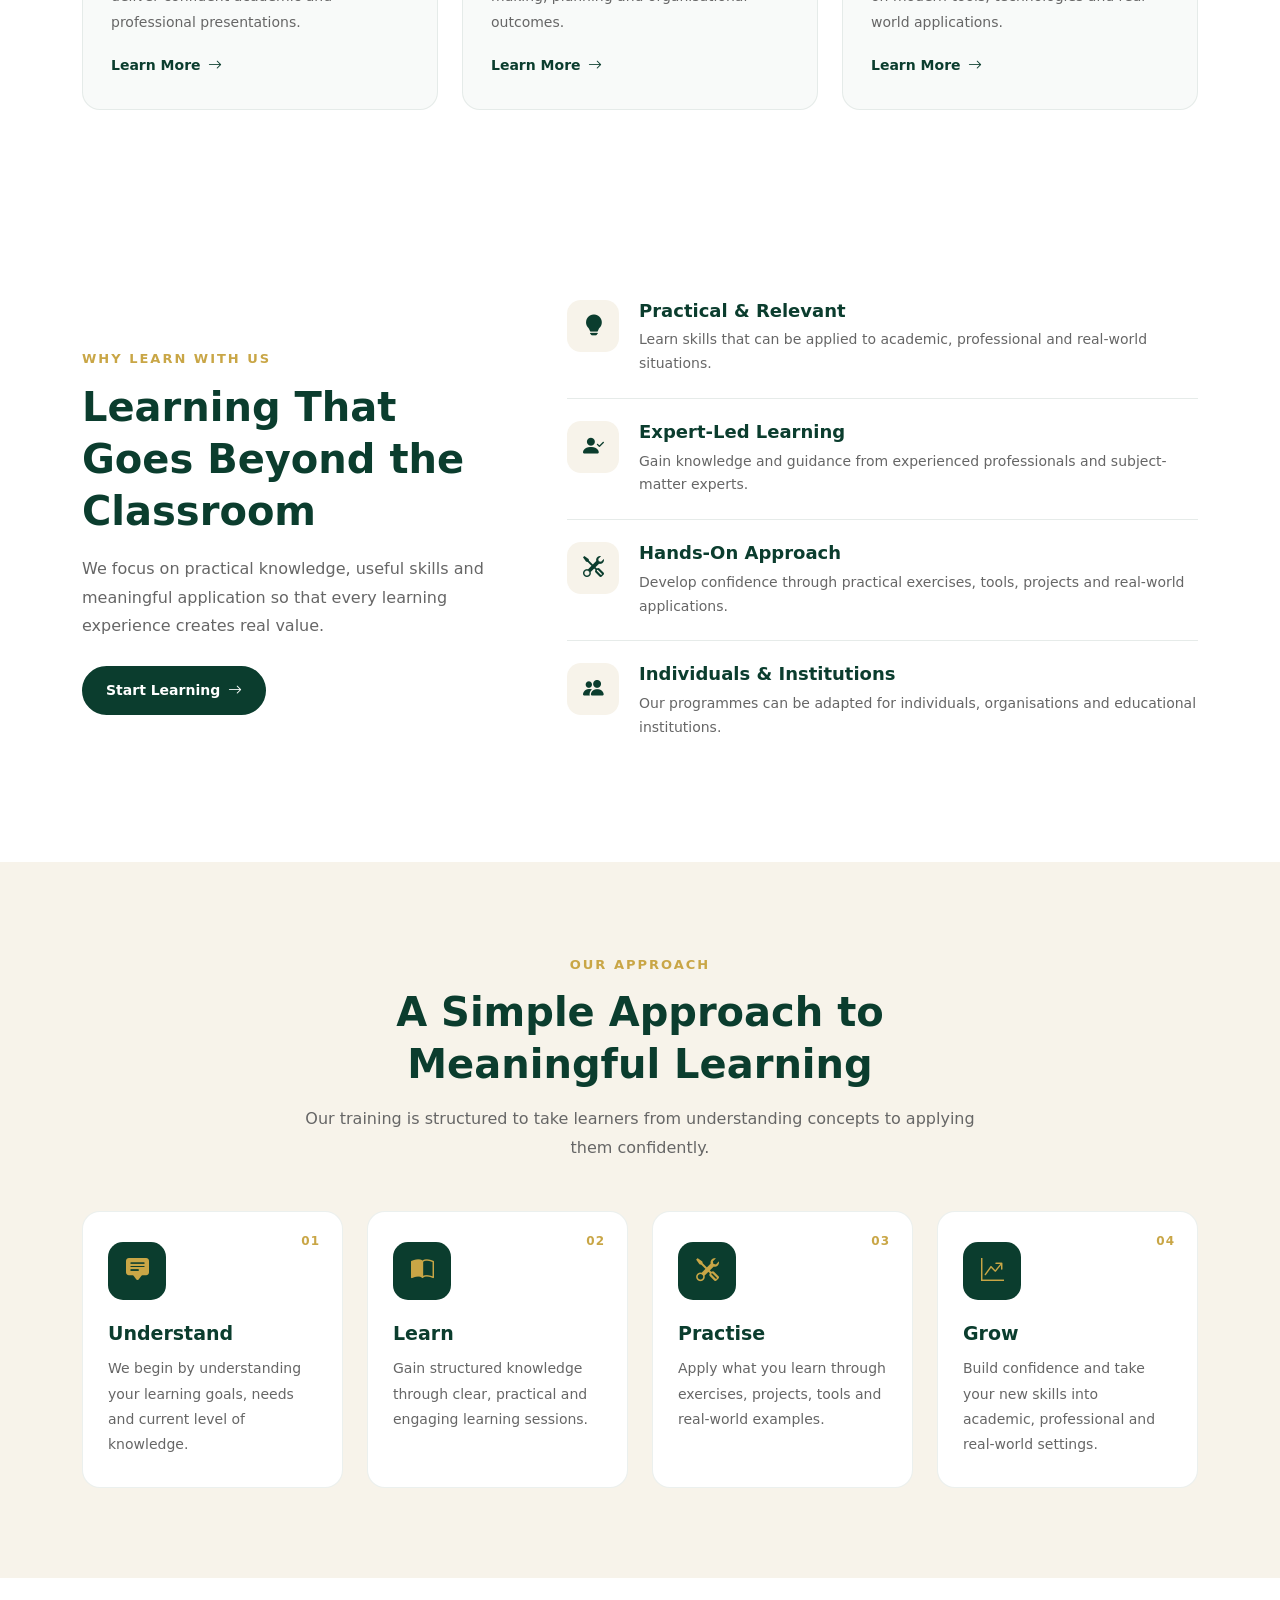
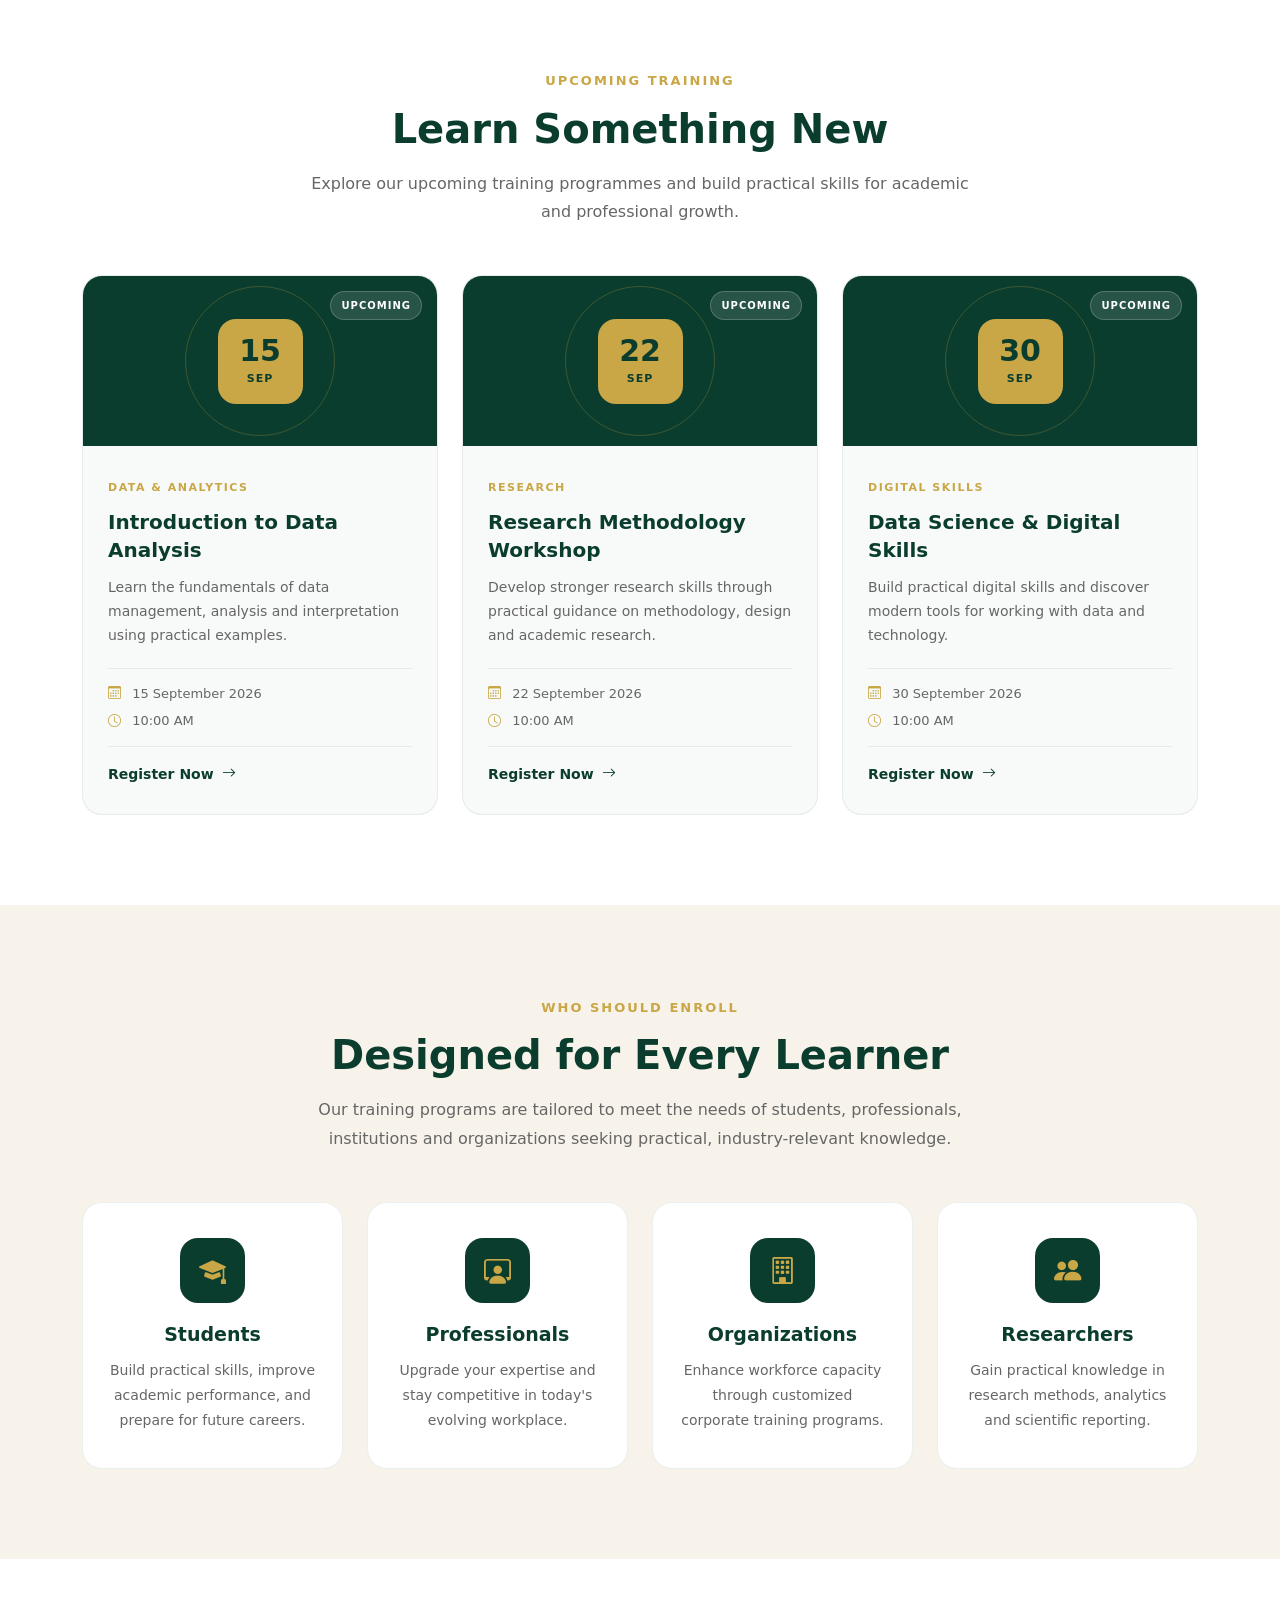
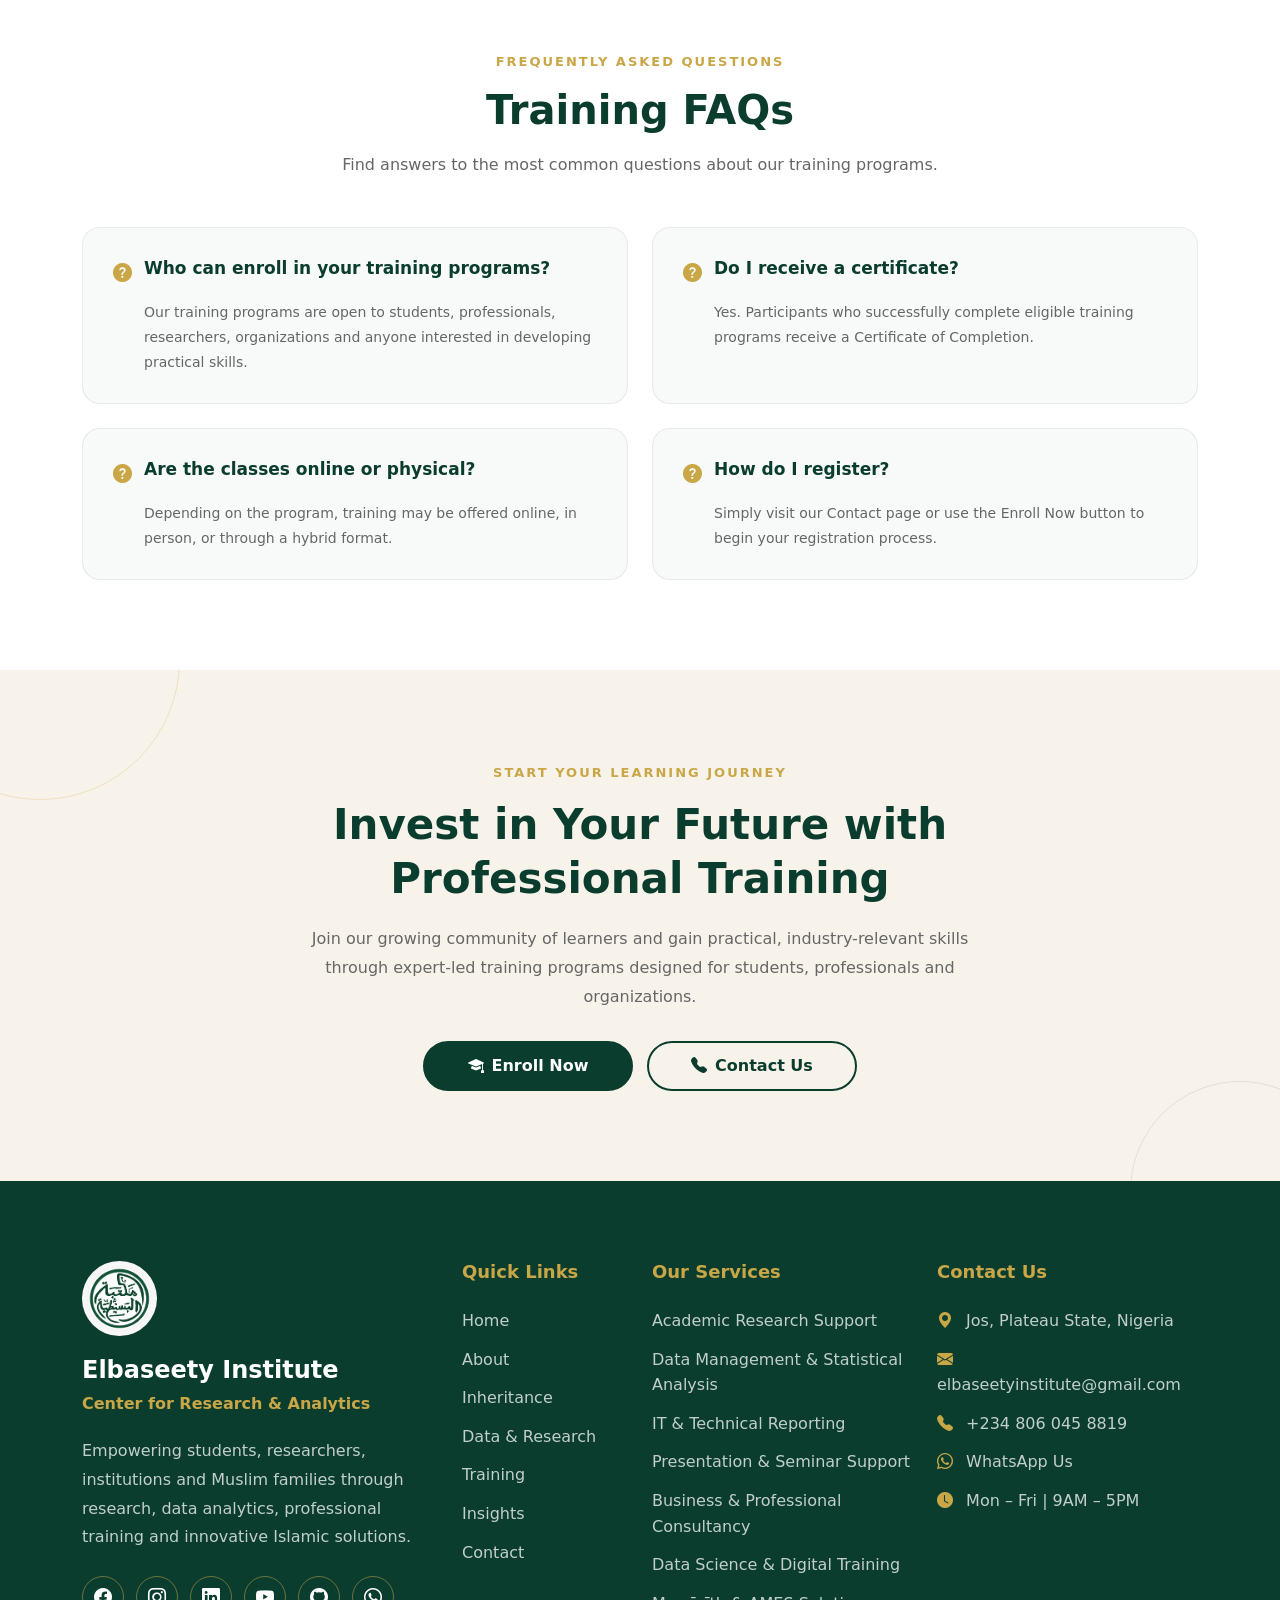
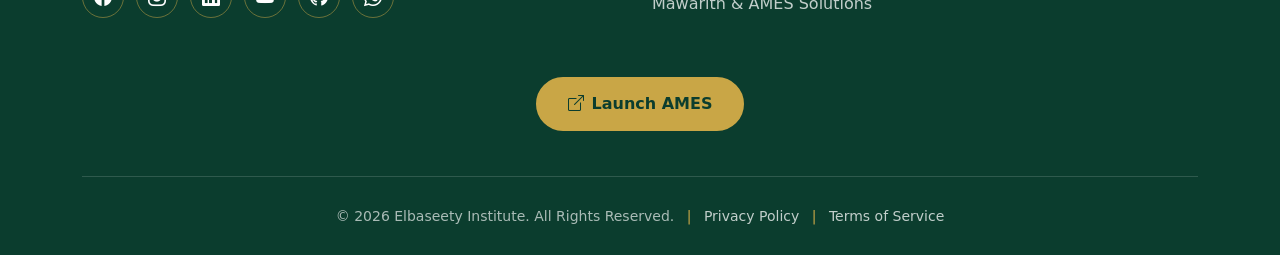
<file: Training.html>
<!DOCTYPE html>
<html lang="en">

<head>

<meta charset="UTF-8">
<meta name="viewport" content="width=device-width, initial-scale=1.0">

<title>Elbaseety Institute | Center for Research & Analytics</title>

<!-- Bootstrap CSS -->
<link href="bootstrap-5.3.8-dist/css/bootstrap.min.css"
rel="stylesheet">

<!-- Bootstrap Icons -->
<link rel="stylesheet"
href="https://cdn.jsdelivr.net/npm/bootstrap-icons@1.11.3/font/bootstrap-icons.min.css">

<!-- Google Fonts -->
<link href="https://fonts.googleapis.com/css2?family=Poppins:wght@300;400;500;600;700;800&display=swap"
rel="stylesheet">

<!-- Custom CSS -->
<link rel="stylesheet" href="Training.css">
<link rel="stylesheet" href="bootstrap-5.3.8-dist/css/bootstrap.min.css">

</head>

<body>
<!-- ================= NAVBAR ================= -->

<nav class="navbar navbar-expand-lg fixed-top custom-navbar">

<div class="container">

<!-- Logo -->

<a class="navbar-brand d-flex align-items-center" href="index.html">

<img src="bootstrap-5.3.8-dist/WhatsApp Image 2026-04-06 at 10.52.43 PM.jpeg"
alt="Logo"
class="logo">

<div class="ms-2">

<h5 class="mb-0">
Elbaseety Institute
</h5>

<small>
Center for Research & Analytics
</small>

</div>

</a>

<!-- Mobile Button -->

<button class="navbar-toggler"
type="button"
data-bs-toggle="collapse"
data-bs-target="#navbarMenu">

<span class="navbar-toggler-icon"></span>

</button>

<!-- Menu -->

<div class="collapse navbar-collapse"
id="navbarMenu">

<ul class="navbar-nav ms-auto me-3">

<li class="nav-item">
    <a class="nav-link" href="index.html">Home</a>
</li>

<li class="nav-item">
    <a class="nav-link" href="about.html">About</a>
</li>

<li class="nav-item">
    <a class="nav-link" href="inheritance.html">Inheritance</a>
</li>

<li class="nav-item">
    <a class="nav-link" href="Data_research.html">Data & Research</a>
</li>

<li class="nav-item">
    <a class="nav-link active" href="Training.html">Training</a>
</li>

<li class="nav-item">
    <a class="nav-link" href="insight.html">Insights</a>
</li>

<li class="nav-item">
    <a class="nav-link" href="contact.html">Contact</a>
</li>

</ul>

<a href="#"
class="btn btn-launch ames-coming-soon">

<i class="bi bi-box-arrow-up-right me-2"></i>

Launch AMES

</a>

</div>

</div>

</nav>
<!--=========================================
    TRAINING HERO
==========================================-->

<section class="training-hero">

<div class="container">

    <div class="row align-items-center g-5">

        <!-- Left Content -->

        <div class="col-lg-6">

            <span class="hero-tag">
                PROFESSIONAL TRAINING
            </span>

            <h1>
                Learn. Build Skills.
                <span>Make an Impact.</span>
            </h1>

            <p>
                Build practical skills in research, data analytics,
                technology and Islamic knowledge through structured
                training designed for individuals and institutions.
            </p>

            <div class="hero-buttons">

                <a href="contact.html"
                    class="btn btn-launch">

                    <i class="bi bi-mortarboard-fill me-2"></i>

                    Explore Training

                </a>

                <a href="contact.html"
                    class="btn btn-outline-brand">

                    <i class="bi bi-chat-square-text me-2"></i>

                    Contact Us

                </a>

            </div>

        </div>


        <!-- Right Visual -->

        <div class="col-lg-6">

            <div class="training-hero-visual">

                <div class="training-main-card">

                    <i class="bi bi-mortarboard-fill"></i>

                    <h4>
                        Practical Learning
                    </h4>

                    <p>
                        Knowledge designed to be applied.
                    </p>

                </div>


                <div class="training-floating-card training-card-one">

                    <i class="bi bi-bar-chart-fill"></i>

                    <span>
                        Data Analytics
                    </span>

                </div>


                <div class="training-floating-card training-card-two">

                    <i class="bi bi-search"></i>

                    <span>
                        Research Skills
                    </span>

                </div>

            </div>

        </div>

    </div>

</div>

</section>
<!--=========================================
    WHAT WE OFFER
==========================================-->

<section class="training-offer">

<div class="container">

    <div class="text-center mb-5">

        <span class="section-tag">
            WHAT WE OFFER
        </span>

        <h2 class="section-title">
            Practical Training & Professional Support
        </h2>

        <p class="section-description">
            We provide practical learning, research support and
            professional development designed to build useful
            skills and deliver meaningful results.
        </p>

    </div>


    <div class="row g-4">


        <!-- 01 -->

        <div class="col-lg-4 col-md-6">

            <div class="training-offer-card">

                <div class="training-offer-icon">
                    <i class="bi bi-journal-text"></i>
                </div>

                <span class="offer-number">
                    01
                </span>

                <h4>
                    Academic Research Support
                </h4>

                <p>
                    Get practical guidance throughout your research
                    journey, from research design and methodology to
                    academic writing and project development.
                </p>

                <a href="contact.html">
                    Learn More
                    <i class="bi bi-arrow-right"></i>
                </a>

            </div>

        </div>


        <!-- 02 -->

        <div class="col-lg-4 col-md-6">

            <div class="training-offer-card">

                <div class="training-offer-icon">
                    <i class="bi bi-bar-chart-line-fill"></i>
                </div>

                <span class="offer-number">
                    02
                </span>

                <h4>
                    Data Management & Statistical Analysis
                </h4>

                <p>
                    Learn how to organise, manage, analyse and
                    interpret data using appropriate statistical
                    techniques and analytical tools.
                </p>

                <a href="contact.html">
                    Learn More
                    <i class="bi bi-arrow-right"></i>
                </a>

            </div>

        </div>


        <!-- 03 -->

        <div class="col-lg-4 col-md-6">

            <div class="training-offer-card">

                <div class="training-offer-icon">
                    <i class="bi bi-pc-display"></i>
                </div>

                <span class="offer-number">
                    03
                </span>

                <h4>
                    IT & Technical Reporting
                </h4>

                <p>
                    Develop technical skills for documenting,
                    presenting and communicating technology-based
                    projects and solutions effectively.
                </p>

                <a href="contact.html">
                    Learn More
                    <i class="bi bi-arrow-right"></i>
                </a>

            </div>

        </div>


        <!-- 04 -->

        <div class="col-lg-4 col-md-6">

            <div class="training-offer-card">

                <div class="training-offer-icon">
                    <i class="bi bi-easel2-fill"></i>
                </div>

                <span class="offer-number">
                    04
                </span>

                <h4>
                    Presentation & Seminar Support
                </h4>

                <p>
                    Improve your ability to communicate ideas,
                    present research findings and deliver confident
                    academic and professional presentations.
                </p>

                <a href="contact.html">
                    Learn More
                    <i class="bi bi-arrow-right"></i>
                </a>

            </div>

        </div>


        <!-- 05 -->

        <div class="col-lg-4 col-md-6">

            <div class="training-offer-card">

                <div class="training-offer-icon">
                    <i class="bi bi-briefcase-fill"></i>
                </div>

                <span class="offer-number">
                    05
                </span>

                <h4>
                    Business & Professional Consultancy
                </h4>

                <p>
                    Receive practical guidance and professional
                    support to improve decision-making, planning
                    and organisational outcomes.
                </p>

                <a href="contact.html">
                    Learn More
                    <i class="bi bi-arrow-right"></i>
                </a>

            </div>

        </div>


        <!-- 06 -->

        <div class="col-lg-4 col-md-6">

            <div class="training-offer-card">

                <div class="training-offer-icon">
                    <i class="bi bi-code-slash"></i>
                </div>

                <span class="offer-number">
                    06
                </span>

                <h4>
                    Data Science & Digital Training
                </h4>

                <p>
                    Build practical digital and data science skills
                    through hands-on learning focused on modern
                    tools, technologies and real-world applications.
                </p>

                <a href="contact.html">
                    Learn More
                    <i class="bi bi-arrow-right"></i>
                </a>

            </div>

        </div>


        
        </div>

    </div>

</div>

</section>
<!--=========================================
    WHY LEARN WITH US
==========================================-->

<section class="why-learn">

<div class="container">

    <div class="row align-items-center g-5">

        <!-- LEFT -->

        <div class="col-lg-5">

            <span class="section-tag">
                WHY LEARN WITH US
            </span>

            <h2 class="section-title">
                Learning That Goes
                Beyond the Classroom
            </h2>

            <p class="section-description">
                We focus on practical knowledge, useful skills and
                meaningful application so that every learning
                experience creates real value.
            </p>

            <a href="contact.html" class="learn-btn">
                Start Learning
                <i class="bi bi-arrow-right"></i>
            </a>

        </div>


        <!-- RIGHT -->

        <div class="col-lg-7">

            <div class="learning-benefits">

                <!-- Benefit 1 -->

                <div class="learning-item">

                    <div class="learning-icon">
                        <i class="bi bi-lightbulb-fill"></i>
                    </div>

                    <div>

                        <h4>
                            Practical & Relevant
                        </h4>

                        <p>
                            Learn skills that can be applied to
                            academic, professional and real-world
                            situations.
                        </p>

                    </div>

                </div>


                <!-- Benefit 2 -->

                <div class="learning-item">

                    <div class="learning-icon">
                        <i class="bi bi-person-check-fill"></i>
                    </div>

                    <div>

                        <h4>
                            Expert-Led Learning
                        </h4>

                        <p>
                            Gain knowledge and guidance from
                            experienced professionals and
                            subject-matter experts.
                        </p>

                    </div>

                </div>


                <!-- Benefit 3 -->

                <div class="learning-item">

                    <div class="learning-icon">
                        <i class="bi bi-tools"></i>
                    </div>

                    <div>

                        <h4>
                            Hands-On Approach
                        </h4>

                        <p>
                            Develop confidence through practical
                            exercises, tools, projects and
                            real-world applications.
                        </p>

                    </div>

                </div>


                <!-- Benefit 4 -->

                <div class="learning-item">

                    <div class="learning-icon">
                        <i class="bi bi-people-fill"></i>
                    </div>

                    <div>

                        <h4>
                            Individuals & Institutions
                        </h4>

                        <p>
                            Our programmes can be adapted for
                            individuals, organisations and
                            educational institutions.
                        </p>

                    </div>

                </div>

            </div>

        </div>

    </div>

</div>

</section>
<!--=========================================
    OUR TRAINING APPROACH
==========================================-->

<section class="training-approach">

<div class="container">

    <div class="text-center mb-5">

        <span class="section-tag">
            OUR APPROACH
        </span>

        <h2 class="section-title">
            A Simple Approach to
            Meaningful Learning
        </h2>

        <p class="section-description">
            Our training is structured to take learners from
            understanding concepts to applying them confidently.
        </p>

    </div>


    <div class="row g-4">


        <!-- Step 1 -->

        <div class="col-lg-3 col-md-6">

            <div class="approach-card">

                <span class="approach-number">
                    01
                </span>

                <div class="approach-icon">
                    <i class="bi bi-chat-square-text-fill"></i>
                </div>

                <h4>
                    Understand
                </h4>

                <p>
                    We begin by understanding your learning goals,
                    needs and current level of knowledge.
                </p>

            </div>

        </div>


        <!-- Step 2 -->

        <div class="col-lg-3 col-md-6">

            <div class="approach-card">

                <span class="approach-number">
                    02
                </span>

                <div class="approach-icon">
                    <i class="bi bi-book-half"></i>
                </div>

                <h4>
                    Learn
                </h4>

                <p>
                    Gain structured knowledge through clear,
                    practical and engaging learning sessions.
                </p>

            </div>

        </div>


        <!-- Step 3 -->

        <div class="col-lg-3 col-md-6">

            <div class="approach-card">

                <span class="approach-number">
                    03
                </span>

                <div class="approach-icon">
                    <i class="bi bi-tools"></i>
                </div>

                <h4>
                    Practise
                </h4>

                <p>
                    Apply what you learn through exercises,
                    projects, tools and real-world examples.
                </p>

            </div>

        </div>


        <!-- Step 4 -->

        <div class="col-lg-3 col-md-6">

            <div class="approach-card">

                <span class="approach-number">
                    04
                </span>

                <div class="approach-icon">
                    <i class="bi bi-graph-up-arrow"></i>
                </div>

                <h4>
                    Grow
                </h4>

                <p>
                    Build confidence and take your new skills
                    into academic, professional and real-world settings.
                </p>

            </div>

        </div>


    </div>

</div>

</section>
<!--=========================================
    UPCOMING TRAINING
==========================================-->

<section class="upcoming-training">

<div class="container">

    <div class="text-center mb-5">

        <span class="section-tag">
            UPCOMING TRAINING
        </span>

        <h2 class="section-title">
            Learn Something New
        </h2>

        <p class="section-description">
            Explore our upcoming training programmes and
            build practical skills for academic and
            professional growth.
        </p>

    </div>


    <div class="row g-4">


        <!-- Training 1 -->

        <div class="col-lg-4 col-md-6">

            <div class="training-event-card">

                <div class="event-image">

                    <div class="event-date">

                        <strong>15</strong>

                        <span>SEP</span>

                    </div>

                    <span class="event-status">
                        UPCOMING
                    </span>

                </div>


                <div class="event-content">

                    <span class="event-category">
                        DATA & ANALYTICS
                    </span>

                    <h4>
                        Introduction to Data Analysis
                    </h4>

                    <p>
                        Learn the fundamentals of data management,
                        analysis and interpretation using practical
                        examples.
                    </p>


                    <div class="event-info">

                        <span>
                            <i class="bi bi-calendar3"></i>
                            15 September 2026
                        </span>

                        <span>
                            <i class="bi bi-clock"></i>
                            10:00 AM
                        </span>

                    </div>


                    <a href="contact.html"
                        class="event-btn">

                        Register Now

                        <i class="bi bi-arrow-right"></i>

                    </a>

                </div>

            </div>

        </div>


        <!-- Training 2 -->

        <div class="col-lg-4 col-md-6">

            <div class="training-event-card">

                <div class="event-image">

                    <div class="event-date">

                        <strong>22</strong>

                        <span>SEP</span>

                    </div>

                    <span class="event-status">
                        UPCOMING
                    </span>

                </div>


                <div class="event-content">

                    <span class="event-category">
                        RESEARCH
                    </span>

                    <h4>
                        Research Methodology Workshop
                    </h4>

                    <p>
                        Develop stronger research skills through
                        practical guidance on methodology, design
                        and academic research.
                    </p>


                    <div class="event-info">

                        <span>
                            <i class="bi bi-calendar3"></i>
                            22 September 2026
                        </span>

                        <span>
                            <i class="bi bi-clock"></i>
                            10:00 AM
                        </span>

                    </div>


                    <a href="contact.html"
                        class="event-btn">

                        Register Now

                        <i class="bi bi-arrow-right"></i>

                    </a>

                </div>

            </div>

        </div>


        <!-- Training 3 -->

        <div class="col-lg-4 col-md-6">

            <div class="training-event-card">

                <div class="event-image">

                    <div class="event-date">

                        <strong>30</strong>

                        <span>SEP</span>

                    </div>

                    <span class="event-status">
                        UPCOMING
                    </span>

                </div>


                <div class="event-content">

                    <span class="event-category">
                        DIGITAL SKILLS
                    </span>

                    <h4>
                        Data Science & Digital Skills
                    </h4>

                    <p>
                        Build practical digital skills and discover
                        modern tools for working with data and
                        technology.
                    </p>


                    <div class="event-info">

                        <span>
                            <i class="bi bi-calendar3"></i>
                            30 September 2026
                        </span>

                        <span>
                            <i class="bi bi-clock"></i>
                            10:00 AM
                        </span>

                    </div>


                    <a href="contact.html"
                        class="event-btn">

                        Register Now

                        <i class="bi bi-arrow-right"></i>

                    </a>

                </div>

            </div>

        </div>

    </div>

</div>

</section>
<!--=========================================
WHO SHOULD ENROLL
==========================================-->

<section class="who-enroll">

<div class="container">

<div class="text-center mb-5">

    <span class="section-tag">
        WHO SHOULD ENROLL
    </span>

    <h2 class="section-title">
        Designed for Every Learner
    </h2>

    <p class="section-description">

        Our training programs are tailored to meet the needs of
        students, professionals, institutions and organizations
        seeking practical, industry-relevant knowledge.

    </p>

</div>

<div class="row g-4">

    <!-- Card 1 -->

    <div class="col-lg-3 col-md-6">

        <div class="enroll-card">

            <i class="bi bi-mortarboard-fill"></i>

            <h4>Students</h4>

            <p>

                Build practical skills, improve academic performance,
                and prepare for future careers.

            </p>

        </div>

    </div>

    <!-- Card 2 -->

    <div class="col-lg-3 col-md-6">

        <div class="enroll-card">

            <i class="bi bi-person-workspace"></i>

            <h4>Professionals</h4>

            <p>

                Upgrade your expertise and stay competitive in today's
                evolving workplace.

            </p>

        </div>

    </div>

    <!-- Card 3 -->

    <div class="col-lg-3 col-md-6">

        <div class="enroll-card">

            <i class="bi bi-building"></i>

            <h4>Organizations</h4>

            <p>

                Enhance workforce capacity through customized
                corporate training programs.

            </p>

        </div>

    </div>

    <!-- Card 4 -->

    <div class="col-lg-3 col-md-6">

        <div class="enroll-card">

            <i class="bi bi-people-fill"></i>

            <h4>Researchers</h4>

            <p>

                Gain practical knowledge in research methods,
                analytics and scientific reporting.

            </p>

        </div>

    </div>

</div>

</div>

</section>
<!--=========================================
TRAINING FAQ
==========================================-->

<section class="training-faq">

<div class="container">

<div class="text-center mb-5">

    <span class="section-tag">
        FREQUENTLY ASKED QUESTIONS
    </span>

    <h2 class="section-title">
        Training FAQs
    </h2>

    <p class="section-description">

        Find answers to the most common questions about our
        training programs.

    </p>

</div>

<div class="row g-4">

    <!-- FAQ 1 -->

    <div class="col-lg-6">

        <div class="faq-card">

            <h5>
                <i class="bi bi-question-circle-fill"></i>
                Who can enroll in your training programs?
            </h5>

            <p>
                Our training programs are open to students,
                professionals, researchers, organizations and
                anyone interested in developing practical skills.
            </p>

        </div>

    </div>

    <!-- FAQ 2 -->

    <div class="col-lg-6">

        <div class="faq-card">

            <h5>
                <i class="bi bi-question-circle-fill"></i>
                Do I receive a certificate?
            </h5>

            <p>
                Yes. Participants who successfully complete eligible
                training programs receive a Certificate of Completion.
            </p>

        </div>

    </div>

    <!-- FAQ 3 -->

    <div class="col-lg-6">

        <div class="faq-card">

            <h5>
                <i class="bi bi-question-circle-fill"></i>
                Are the classes online or physical?
            </h5>

            <p>
                Depending on the program, training may be offered
                online, in person, or through a hybrid format.
            </p>

        </div>

    </div>

    <!-- FAQ 4 -->

    <div class="col-lg-6">

        <div class="faq-card">

            <h5>
                <i class="bi bi-question-circle-fill"></i>
                How do I register?
            </h5>

            <p>
                Simply visit our Contact page or use the Enroll
                Now button to begin your registration process.
            </p>

        </div>

    </div>

</div>

</div>

</section>
<!--=========================================
TRAINING CTA
==========================================-->

<section class="training-cta">

<div class="container">

<div class="cta-content">

    <span class="cta-badge">

        START YOUR LEARNING JOURNEY

    </span>

    <h2>

        Invest in Your Future with
        Professional Training

    </h2>

    <p>

        Join our growing community of learners and gain practical,
        industry-relevant skills through expert-led training
        programs designed for students, professionals and organizations.

    </p>

    <div class="cta-buttons">

        <a href="contact.html" class="btn btn-launch">

            <i class="bi bi-mortarboard-fill me-2"></i>

            Enroll Now

        </a>

        <a href="contact.html" class="btn btn-contact">

            <i class="bi bi-telephone-fill me-2"></i>

            Contact Us

        </a>

    </div>

</div>

</div>

</section>
<!--================ MODERN FOOTER ================-->

<footer class="footer">

<div class="container">

<div class="row gy-5">

    <!-- Brand -->

    <div class="col-lg-4">

        <img src="bootstrap-5.3.8-dist/WhatsApp Image 2026-04-06 at 10.52.43 PM.jpeg"
                alt="El-Baseety Institute"
                class="footer-logo">

        <h3>Elbaseety Institute</h3>

        <p class="footer-subtitle">
            Center for Research & Analytics
        </p>

        <p>
            Empowering students, researchers, institutions and
            Muslim families through research, data analytics,
            professional training and innovative Islamic solutions.
        </p>


        <!-- Social Icons -->

        <div class="social-icons mt-4">

            <a href="https://www.facebook.com/elbaseetyinstitute" aria-label="Facebook">
                <i class="bi bi-facebook"></i>
            </a>

            <a href="https://www.instagram.com/elbaseetyinstitute" aria-label="Instagram">
                <i class="bi bi-instagram"></i>
            </a>

            <a href="https://www.linkedin.com/company/elbaseetyinstitute" aria-label="LinkedIn">
                <i class="bi bi-linkedin"></i>
            </a>

            <a href="https://www.youtube.com/channel/elbaseetyinstitute" aria-label="YouTube">
                <i class="bi bi-youtube"></i>
            </a>

            <a href="https://github.com/ElBaseety-Institute"
                target="_blank"
                aria-label="GitHub">
                <i class="bi bi-github"></i>
            </a>

            <a href="https://wa.me/2348060458819"
                target="_blank"
                aria-label="WhatsApp">
                <i class="bi bi-whatsapp"></i>
            </a>

        </div>

    </div>


    <!-- Quick Links -->

    <div class="col-lg-2 col-md-6">

        <h5>Quick Links</h5>

        <ul class="footer-links">

            <li>
                <a href="index.html">Home</a>
            </li>

            <li>
                <a href="about.html">About</a>
            </li>

            <li>
                <a href="inheritance.html">Inheritance</a>
            </li>

            <li>
                <a href="Data_research.html">Data & Research</a>
            </li>

            <li>
                <a href="Training.html">Training</a>
            </li>

            <li>
                <a href="insight.html">Insights</a>
            </li>

            <li>
                <a href="contact.html">Contact</a>
            </li>

        </ul>

    </div>


    <!-- Our Services -->

    <div class="col-lg-3 col-md-6">

        <h5>Our Services</h5>

        <ul class="footer-links">

            <li>
                <a href="Data_research.html">
                    Academic Research Support
                </a>
            </li>

            <li>
                <a href="Data_research.html">
                    Data Management & Statistical Analysis
                </a>
            </li>

            <li>
                <a href="Data_research.html">
                    IT & Technical Reporting
                </a>
            </li>

            <li>
                <a href="Training.html">
                    Presentation & Seminar Support
                </a>
            </li>

            <li>
                <a href="Training.html">
                    Business & Professional Consultancy
                </a>
            </li>

            <li>
                <a href="Training.html">
                    Data Science & Digital Training
                </a>
            </li>

            <li>
                <a href="inheritance.html">
                    Mawārīth & AMES Solutions
                </a>
            </li>

        </ul>

    </div>


    <!-- Contact -->

    <div class="col-lg-3">

        <h5>Contact Us</h5>

        <ul class="footer-links">

            <li>

                <i class="bi bi-geo-alt-fill me-2"></i>

                Jos, Plateau State, Nigeria

            </li>


            <li>

                <i class="bi bi-envelope-fill me-2"></i>

                <a href="mailto:elbaseetyinstitute@gmail.com">

                    elbaseetyinstitute@gmail.com

                </a>

            </li>


            <li>

                <i class="bi bi-telephone-fill me-2"></i>

                <a href="tel:+2348060458819">

                    +234 806 045 8819

                </a>

            </li>


            <li>

                <i class="bi bi-whatsapp me-2"></i>

                <a href="https://wa.me/2348060458819"
                    target="_blank">

                    WhatsApp Us

                </a>

            </li>


            <li>

                <i class="bi bi-clock-fill me-2"></i>

                Mon – Fri | 9AM – 5PM

            </li>

        </ul>

    </div>

</div>


<!-- Launch AMES Button -->

<div class="text-center mt-5">

    <a href="#"
class="btn btn-launch ames-coming-soon">

<i class="bi bi-box-arrow-up-right me-2"></i>

Launch AMES

</a>

</div>


<!-- Footer Bottom -->

<div class="footer-bottom">

    <p>

        © 2026 Elbaseety Institute. All Rights Reserved.

        <span>|</span>

        <a href="#">
            Privacy Policy
        </a>

        <span>|</span>

        <a href="#">
            Terms of Service
        </a>

    </p>

</div>

</div>

</footer>

<script src="bootstrap-5.3.8-dist/js/bootstrap.bundle.min.js"></script>
<script src="src.js"></script>

</body>
</html>
</file>
<file: style.css>
body{

    font-family: 'Poppins', sans-serif;

    overflow-x:hidden;

    background:#ffffff;

}

/* Navbar */
.custom-navbar  {

background:#fff;

padding:18px 0;

box-shadow:0 4px 25px rgba(0,0,0,.05);

transition:all .4s ease;

z-index:1000;

border-bottom: 2px solid #C9A646;
}

.custom-navbar.scrolled {
    background:#fff;

    box-shadow:0 6px 25px rgba(0,0,0,.08);

    border-bottom:2px solid #C9A646;
}


/* Logo */

.logo{

    width:58px;

    height:58px;

    object-fit:cover;

    border-radius:50%;

}

.navbar-brand h5{

    font-size:18px;

    font-weight:700;

    color:#0B3D2E;

    margin:0;

}

.navbar-brand small{

    font-size:12px;

    color:#777;

}

.nav-link {
    position: relative;
}

.nav-link.active {
    color: #0B3D2E !important;
    font-weight: 700;
}

.nav-link.active::after {
    position: absolute;
    left: 0;
    bottom: 0;
    width: 100%;
    height: 3px;
    background: #C9A646;
    border-radius: 10px;
}
.navbar-nav {
    gap: 10px;
}
@media (max-width: 991px){

    .navbar .navbar-collapse{

        text-align:center;

    }


    .navbar .navbar-nav{

        width:100%;

        align-items:center;

        justify-content:center;

        text-align:center;

    }


    .navbar .navbar-nav .nav-item{

        width:100%;

        text-align:center;

    }


    .navbar .navbar-nav .nav-link{

        display:block;

        text-align:center;

    }

}

/*=============================
    NAVBAR LAUNCH BUTTON
=============================*/

.custom-navbar .btn-launch{

background:#0B3D2E;

color:#fff !important;

padding:12px 30px;

border-radius:50px;

border:2px solid #0B3D2E;

font-weight:600;

transition:all .35s ease;

display:inline-flex;

align-items:center;

text-decoration:none;

margin-left: 18px;

}

.custom-navbar .btn-launch:hover{

background:#C9A646;

border-color:#C9A646;

color:#0B3D2E !important;

transform:translateY(-3px);

}

.custom-navbar.scrolled{

    background:#fff;

    box-shadow:0 6px 25px rgba(0,0,0,.08);
}

.brand-text h4{
    font-size:18px;
}

.brand-text span{
    font-size:11px;
}

.logo-img{
    width:50px;
    height:50px;
}
/*=========================================
        HERO SECTION
==========================================*/

.hero{

    position:relative;

    padding:150px 0 100px;

    overflow:hidden;

    background:

        radial-gradient(
            circle at 85% 45%,
            rgba(201,166,70,.16),
            transparent 30%
        ),

        linear-gradient(
            135deg,
            #F8F6EF 0%,
            #F4F8F4 55%,
            #EAF1EB 100%
        );

}


/*=========================================
        SUBTLE BACKGROUND SHAPE
==========================================*/

.hero::before{

    content:"";

    position:absolute;

    width:500px;

    height:500px;

    right:-220px;

    top:-180px;

    border-radius:50%;

    border:1px solid
        rgba(11,61,46,.08);

}


.hero::after{

    content:"";

    position:absolute;

    width:320px;

    height:320px;

    left:-180px;

    bottom:-180px;

    border-radius:50%;

    background:rgba(201,166,70,.07);

}


/*=========================================
        HERO CONTENT
==========================================*/

.hero-content{

    position:relative;

    z-index:2;

    max-width:650px;

}


/*=========================================
        BADGE
==========================================*/

.hero-badge{

    display:inline-flex;

    align-items:center;

    gap:8px;

    margin-bottom:24px;

    padding:9px 17px;

    background:#E5F0E8;

    border:1px solid
        rgba(11,61,46,.08);

    border-radius:50px;

    color:#0B3D2E;

    font-size:12px;

    font-weight:700;

}


.hero-badge i{

    color:#C9A646;

    font-size:15px;

}


/*=========================================
        HEADING
==========================================*/

.hero h1{

    margin:0 0 25px;

    color:#0B3D2E;

    font-size:clamp(
        2.7rem,
        5vw,
        4.5rem
    );

    font-weight:700;

    line-height:1.08;

    letter-spacing:-1.5px;

}


.hero h1 span{

    display:block;

    color:#C9A646;

}


/*=========================================
        DESCRIPTION
==========================================*/

.hero p{

    max-width:600px;

    margin:0 0 34px;

    color:#5F6963;

    font-size:17px;

    line-height:1.8;

}


/*=========================================
        BUTTONS
==========================================*/

.hero-buttons{

    display:flex;

    align-items:center;

    flex-wrap:wrap;

    gap:13px;

}


.btn-primary-custom,
.btn-outline-custom{

    min-height:52px;

    padding:13px 24px;

    display:inline-flex;

    align-items:center;

    justify-content:center;

    gap:9px;

    border-radius:50px;

    font-size:13px;

    font-weight:700;

    text-decoration:none;

    transition:all .35s ease;

}


/* PRIMARY */

.btn-primary-custom{

    background:#0B3D2E;

    border:2px solid #0B3D2E;

    color:#fff;

}


.btn-primary-custom:hover{

    background:#C9A646;

    border-color:#C9A646;

    color:#0B3D2E;

    transform:translateY(-3px);

    box-shadow:
        0 10px 25px rgba(11,61,46,.15);

}


.btn-primary-custom i{

    transition:transform .3s ease;

}


.btn-primary-custom:hover i{

    transform:translateX(5px);

}


/* SECONDARY */

.btn-outline-custom{

    background:rgba(255,255,255,.5);

    border:2px solid #0B3D2E;

    color:#0B3D2E;

}


.btn-outline-custom:hover{

    background:#0B3D2E;

    color:#fff;

    transform:translateY(-3px);

}


.btn-outline-custom i{

    transition:transform .3s ease;

}


.btn-outline-custom:hover i{

    transform:translate(3px,-3px);

}


/*=========================================
        HERO VISUAL
==========================================*/

.hero-visual{

    position:relative;

    min-height:570px;

    display:flex;

    align-items:flex-end;

    justify-content:center;

}


/*=========================================
        IMAGE BACKGROUND
==========================================*/

.hero-image-bg{

    position:absolute;

    width:300px;

    height:300px;

    right:15px;

    bottom:25px;


    z-index:1;

}


/*=========================================
        PERSON IMAGE
==========================================*/

.hero-person{

    position:relative;

    z-index:2;

    width:100%;

    max-width:470px;

    height:470px;

    object-fit:cover;

    object-position:center;

    border-radius:50% 50% 50% 50%;

    mix-blend-mode:multiply;

    filter:saturate(.95);

}


/*=========================================
        FLOATING CARDS
==========================================*/

.hero-floating-card{

    position:absolute;

    z-index:4;

    display:flex;

    align-items:center;

    gap:12px;

    padding:13px 17px;

    background:rgba(255,255,255,.94);

    border:1px solid
        rgba(11,61,46,.08);

    border-radius:14px;

    box-shadow:
        0 15px 35px rgba(11,61,46,.12);

    backdrop-filter:blur(8px);

    animation:heroFloat 4s ease-in-out infinite;

}


.hero-floating-card i{

    width:38px;

    height:38px;

    display:flex;

    align-items:center;

    justify-content:center;

    border-radius:10px;

    background:#E7F0E9;

    color:#0B3D2E;

    font-size:16px;

}


.hero-floating-card strong{

    display:block;

    color:#0B3D2E;

    font-size:12px;

}


.hero-floating-card small{

    display:block;

    margin-top:3px;

    color:#7A817D;

    font-size:10px;

}


/* ANALYTICS */

.card-analytics{

    top:120px;

    right:0;

}


/* RESEARCH */

.card-research{

    bottom:70px;

    left:0;

    animation-delay:1.3s;

}


/*=========================================
        FLOAT ANIMATION
==========================================*/

@keyframes heroFloat{

    0%,
    100%{

        transform:translateY(0);

    }

    50%{

        transform:translateY(-9px);

    }

}


/*=========================================
        TABLET
==========================================*/

@media(max-width:992px){

    .hero{

        padding:125px 0 80px;

    }


    .hero-visual{

        min-height:500px;

        margin-top:20px;

    }


    .hero-person{

        height:500px;

    }


    .hero-image-bg{

        width:400px;

        height:400px;

    }

}


/*=========================================
        MOBILE
==========================================*/

@media(max-width:768px){

    .hero{

        padding:110px 0 65px;

    }


    .hero-content{

        text-align:center;

    }


    .hero-badge{

        font-size:10px;

        padding:8px 13px;

    }


    .hero h1{

        font-size:2.45rem;

        letter-spacing:-.8px;

    }


    .hero p{

        font-size:15px;

        line-height:1.75;

    }


    .hero-buttons{

        flex-direction:column;

        width:100%;

    }


    .btn-primary-custom,
    .btn-outline-custom{

        width:50%;

        max-width:290px;

    }


    .hero-visual{

        min-height:390px;

        margin-top:25px;

    }


    .hero-person{

        height:390px;

        max-width:390px;

    }


    .hero-image-bg{

        width:300px;

        height:300px;

        right:50%;

        transform:translateX(50%);

        bottom:20px;

    }


    .hero-floating-card{

        padding:9px 11px;

        gap:8px;

    }


    .hero-floating-card i{

        width:31px;

        height:31px;

        font-size:13px;

    }


    .hero-floating-card strong{

        font-size:10px;

    }


    .hero-floating-card small{

        font-size:8px;

    }


    .card-analytics{

        top:55px;

        right:0;

    }


    .card-research{

        bottom:35px;

        left:0;

    }

}


/*=========================================
        SMALL MOBILE
==========================================*/

@media(max-width:480px){

    .hero h1{

        font-size:2.15rem;

    }


    .hero-visual{

        min-height:340px;

    }


    .hero-person{

        height:340px;

    }


    .hero-image-bg{

        width:260px;

        height:260px;

    }


    .hero-floating-card{

        transform:scale(.9);

    }

}
/*=========================================
        WHO WE ARE
==========================================*/

.who-we-are{

    padding:110px 0;

    background:#F8F6EF;

}


/*=========================================
        SECTION TAG
==========================================*/

.who-we-are .section-tag{

    display:inline-block;

    margin-bottom:18px;

    color:#C9A646;

    font-size:12px;

    font-weight:700;

    letter-spacing:2px;

}


/*=========================================
        TITLE
==========================================*/

.who-title{

    margin:0;

    color:#0B3D2E;

    font-size:clamp(2.5rem,5vw,4rem);

    font-weight:700;

    line-height:1.1;

    letter-spacing:-1px;

}


.who-title span{

    display:block;

    color:#C9A646;

}


/*=========================================
        DECORATIVE LINE
==========================================*/

.who-line{

    width:65px;

    height:3px;

    margin-top:30px;

    background:#0B3D2E;

}


/*=========================================
        CONTENT
==========================================*/

.who-content{

    max-width:650px;

}


.who-lead{

    margin:0 0 20px;

    color:#35443D;

    font-size:20px;

    line-height:1.7;

    font-weight:500;

}


.who-text{

    margin:0 0 18px;

    color:#68736D;

    font-size:15px;

    line-height:1.9;

}


.who-text strong{

    color:#0B3D2E;

    font-weight:700;

}


/*=========================================
        BUTTON
==========================================*/

.who-link{

    display:inline-flex;

    align-items:center;

    justify-content:center;

    gap:10px;

    margin-top:18px;

    padding:14px 25px;

    background:#0B3D2E;

    color:#fff;

    border:2px solid #0B3D2E;

    border-radius:50px;

    font-size:13px;

    font-weight:700;

    text-decoration:none;

    transition:all .35s ease;

}


.who-link i{

    font-size:14px;

    transition:transform .3s ease;

}


.who-link:hover{

    background:#C9A646;

    border-color:#C9A646;

    color:#0B3D2E;

    transform:translateY(-3px);

    box-shadow:
        0 10px 22px rgba(11,61,46,.12);

}


.who-link:hover i{

    transform:translateX(5px);

}


/*=========================================
        MOBILE
==========================================*/

@media(max-width:768px){

    .who-we-are{

        padding:75px 0;

    }


    .who-title{

        font-size:2.5rem;

    }


    .who-lead{

        font-size:17px;

    }


    .who-text{

        font-size:14px;

    }


    .who-link{

        width:100%;

        max-width:280px;

    }

}

/*=========================================
        ABOUT US
==========================================*/

.about-section{

    padding:110px 0;

    background:#ffffff;

}


/*=========================================
        CONTENT
==========================================*/

.about-content{

    padding:20px 70px 20px 0;

}


.about-section .section-tag{

    display:inline-block;

    margin-bottom:18px;

    color:#C9A646;

    font-size:12px;

    font-weight:700;

    letter-spacing:2px;

}


.about-title{

    max-width:650px;

    margin:0 0 25px;

    color:#0B3D2E;

    font-size:clamp(2.4rem,4.5vw,3.7rem);

    font-weight:700;

    line-height:1.12;

}


.about-title span{

    display:block;

    color:#C9A646;

}


.about-lead{

    max-width:620px;

    margin-bottom:18px;

    color:#35443D;

    font-size:18px;

    line-height:1.75;

    font-weight:500;

}


.about-text{

    max-width:620px;

    margin-bottom:16px;

    color:#6D7671;

    font-size:14px;

    line-height:1.9;

}


/*=========================================
        BUTTON
==========================================*/

.about-btn{

    display:inline-flex;

    align-items:center;

    gap:10px;

    margin-top:15px;

    padding:14px 25px;

    background:#0B3D2E;

    color:#fff;

    border:2px solid #0B3D2E;

    border-radius:50px;

    font-size:13px;

    font-weight:700;

    text-decoration:none;

    transition:all .35s ease;

}


.about-btn i{

    transition:transform .3s ease;

}


.about-btn:hover{

    background:#C9A646;

    border-color:#C9A646;

    color:#0B3D2E;

    transform:translateY(-3px);

}


.about-btn:hover i{

    transform:translateX(5px);

}


/*=========================================
        RIGHT PANEL
==========================================*/

.about-panel{

    height:100%;

    min-height:480px;

    padding:50px 40px;

    display:flex;

    flex-direction:column;

    justify-content:center;

    background:#0B3D2E;

    border-radius:20px;

}


.about-panel-label{

    margin-bottom:35px;

    color:#C9A646;

    font-size:11px;

    font-weight:700;

    letter-spacing:2px;

}


/*=========================================
        PANEL ITEMS
==========================================*/

.about-panel-item{

    display:flex;

    gap:20px;

    padding:25px 0;

    border-bottom:1px solid
        rgba(255,255,255,.12);

}


.about-panel-item:last-child{

    border-bottom:none;

}


.about-panel-number{

    flex-shrink:0;

    color:#C9A646;

    font-size:12px;

    font-weight:700;

}


.about-panel-item h4{

    margin:0 0 7px;

    color:#fff;

    font-size:20px;

    font-weight:600;

}


.about-panel-item p{

    max-width:260px;

    margin:0;

    color:rgba(255,255,255,.65);

    font-size:12px;

    line-height:1.7;

}


/*=========================================
        MOBILE
==========================================*/

@media(max-width:768px){

    .about-section{

        padding:75px 0;

    }


    .about-content{

        padding:0 0 45px;

    }


    .about-title{

        font-size:2.35rem;

    }


    .about-lead{

        font-size:16px;

    }


    .about-panel{

        min-height:auto;

        padding:35px 25px;

        border-radius:16px;

    }


    .about-panel-label{

        margin-bottom:20px;

    }

}
/*=========================================
        TRUSTED CARD
==========================================*/

.trusted-card{

    height:100%;

    padding:35px 25px;

    text-align:center;

    background:#fff;

    border:1px solid rgba(11,61,46,.08);

    border-radius:18px;

    box-shadow:0 8px 25px rgba(11,61,46,.05);

    transition:

        transform .35s ease,

        box-shadow .35s ease,

        border-color .35s ease;

}


/*=========================================
        CARD ICON
==========================================*/

.trusted-icon{

    width:65px;

    height:65px;

    margin:0 auto 20px;

    display:flex;

    align-items:center;

    justify-content:center;

    border-radius:50%;

    background:#E8F2EC;

    color:#0B3D2E;

    font-size:25px;

    transition:

        background .35s ease,

        color .35s ease,

        transform .35s ease;

}


/*=========================================
        CARD TITLE
==========================================*/

.trusted-card h5{

    margin-bottom:12px;

    color:#0B3D2E;

    font-size:18px;

    font-weight:700;

}


/*=========================================
        CARD DESCRIPTION
==========================================*/

.trusted-card p{

    margin:0;

    color:#737A76;

    font-size:13px;

    line-height:1.7;

}


/*=========================================
        HOVER
==========================================*/

.trusted-card:hover{

    transform:translateY(-8px);

    border-color:rgba(201,166,70,.45);

    box-shadow:

        0 18px 40px
        rgba(11,61,46,.10);

}


.trusted-card:hover .trusted-icon{

    background:#0B3D2E;

    color:#C9A646;

    transform:scale(1.05);

}


/*=========================================
        MOBILE
==========================================*/

@media(max-width:576px){

    .trusted-section{

        padding:75px 0;

    }


    .trusted-heading{

        margin-bottom:40px;

    }


    .section-title{

        font-size:2rem;

    }


    .section-text{

        font-size:15px;

    }


    .trusted-card{

        padding:28px 20px;

    }


    .trusted-icon{

        width:58px;

        height:58px;

        font-size:22px;

    }

}
/* ================= ABOUT PREVIEW ================= */

.about-preview{

background:#f8faf9;

}

.about-image img{

width:100%;

border-radius:20px;

box-shadow:0 20px 40px rgba(0,0,0,.1);

}

.about-preview p{

color:#666;

line-height:1.9;

margin-bottom:18px;

}

.about-item{

font-weight:500;

color:#222;

}

.about-item i{

color:#0B3D2E;

margin-right:8px;

}
.about-preview .btn-learn{

    display:inline-flex;

    align-items:center;

    justify-content:center;

    gap:9px;

    min-width:180px;

    min-height:50px;

    padding:13px 24px;

    margin-top:10px;

    background:#0B3D2E;

    color:#fff !important;

    border:2px solid #0B3D2E;

    border-radius:50px;

    font-size:14px;

    font-weight:700;

    text-decoration:none;

    transition:all .35s ease;

}


.about-preview .btn-learn:hover{

    background:#C9A646;

    color:#0B3D2E !important;

    border-color:#C9A646;

    transform:translateY(-3px);

    box-shadow:0 10px 25px rgba(11,61,46,.15);

}


.about-preview .btn-learn i{

    transition:transform .3s ease;

}


.about-preview .btn-learn:hover i{

    transform:translateX(5px);

}
/*=========================================
        WHY CHOOSE US
==========================================*/

.why-choose-section{

    padding:110px 0;

    background:#0B3D2E;

    color:#fff;

}


/*=========================================
        HEADER
==========================================*/

.why-header{

    display:grid;

    grid-template-columns:
        1fr 1fr;

    gap:70px;

    align-items:end;

    margin-bottom:60px;

}


.why-tag{

    color:#C9A646;

}


.why-title{

    max-width:600px;

    margin:0;

    color:#fff;

    font-size:clamp(2.3rem,4.5vw,3.7rem);

    font-weight:700;

    line-height:1.12;

}


.why-title span{

    display:block;

    color:#C9A646;

}


.why-intro{

    max-width:520px;

    margin:0;

    color:rgba(255,255,255,.68);

    font-size:15px;

    line-height:1.85;

}


/*=========================================
        WHY GRID
==========================================*/

.why-grid{

    display:grid;

    grid-template-columns:
        repeat(4, 1fr);

    border-top:1px solid
        rgba(255,255,255,.15);

    border-left:1px solid
        rgba(255,255,255,.15);

}


/*=========================================
        CARD
==========================================*/

.why-card{

    position:relative;

    min-height:330px;

    padding:30px;

    border-right:1px solid
        rgba(255,255,255,.15);

    border-bottom:1px solid
        rgba(255,255,255,.15);

    transition:background .35s ease;

}


.why-card:hover{

    background:rgba(255,255,255,.05);

}


/*=========================================
        NUMBER
==========================================*/

.why-number{

    margin-bottom:40px;

    color:rgba(255,255,255,.35);

    font-size:11px;

    font-weight:700;

    letter-spacing:1px;

}


/*=========================================
        ICON
==========================================*/

.why-icon{

    width:52px;

    height:52px;

    margin-bottom:25px;

    display:flex;

    align-items:center;

    justify-content:center;

    background:rgba(201,166,70,.12);

    border:1px solid
        rgba(201,166,70,.25);

    border-radius:50%;

    color:#C9A646;

    font-size:20px;

    transition:all .3s ease;

}


.why-card:hover .why-icon{

    background:#C9A646;

    color:#0B3D2E;

}


/*=========================================
        CARD TEXT
==========================================*/

.why-card h3{

    margin:0 0 13px;

    color:#fff;

    font-size:18px;

    font-weight:600;

}


.why-card p{

    margin:0;

    color:rgba(255,255,255,.62);

    font-size:12px;

    line-height:1.8;

}


/*=========================================
        BOTTOM STATEMENT
==========================================*/

.why-bottom{

    display:flex;

    align-items:center;

    gap:20px;

    margin-top:45px;

}


.why-bottom-line{

    width:55px;

    height:2px;

    flex-shrink:0;

    background:#C9A646;

}


.why-bottom p{

    margin:0;

    color:rgba(255,255,255,.7);

    font-size:13px;

}


.why-bottom strong{

    color:#fff;

}


/*=========================================
        TABLET
==========================================*/

@media(max-width:992px){

    .why-header{

        grid-template-columns:1fr;

        gap:20px;

    }


    .why-grid{

        grid-template-columns:
            repeat(2, 1fr);

    }

}


/*=========================================
        MOBILE
==========================================*/

@media(max-width:768px){

    .why-choose-section{

        padding:75px 0;

    }


    .why-title{

        font-size:2.35rem;

    }


    .why-intro{

        font-size:14px;

    }


    .why-grid{

        grid-template-columns:1fr;

    }


    .why-card{

        min-height:auto;

        padding:28px 24px;

    }


    .why-number{

        margin-bottom:25px;

    }


    .why-bottom{

        align-items:flex-start;

    }

}

/*=========================================
        OUR EXPERTISE
==========================================*/

.our-expertise{

    padding:100px 0;

    background:#F8FAF9;

}


/* Section Heading */

.our-expertise .section-tag{

    color:#C9A646;

    font-size:14px;

    font-weight:700;

    letter-spacing:2px;

}


.our-expertise .section-title{

    color:#0B3D2E;

    font-size:42px;

    font-weight:800;

    margin-top:15px;

    margin-bottom:20px;

}


.our-expertise .section-description{

    max-width:750px;

    margin:0 auto;

    color:#666;

    font-size:16px;

    line-height:1.8;

}


/*=========================================
        SERVICE CARDS
==========================================*/

.our-expertise .service-card{

    height:100%;

    padding:35px 30px;

    background:#fff;

    border-radius:20px;

    border:1px solid rgba(11,61,46,.08);

    text-align:center;

    transition:all .35s ease;

    box-shadow:0 8px 25px rgba(0,0,0,.05);

}


.our-expertise .service-card:hover{

    transform:translateY(-8px);

    box-shadow:0 18px 40px rgba(11,61,46,.12);

    border-color:#C9A646;

}


/*=========================================
        SERVICE ICON
==========================================*/

.our-expertise .service-icon{

    width:70px;

    height:70px;

    margin:0 auto 22px;

    display:flex;

    align-items:center;

    justify-content:center;

    background:#F7F1DE;

    color:#0B3D2E;

    border-radius:50%;

    font-size:30px;

    transition:all .35s ease;

}


.our-expertise .service-card:hover .service-icon{

    background:#0B3D2E;

    color:#C9A646;

    transform:scale(1.08);

}


/*=========================================
        SERVICE TITLE
==========================================*/

.our-expertise .service-card h3{

    color:#0B3D2E;

    font-size:20px;

    font-weight:700;

    margin-bottom:15px;

    line-height:1.4;

}


/*=========================================
        SERVICE DESCRIPTION
==========================================*/

.our-expertise .service-card p{

    color:#666;

    font-size:15px;

    line-height:1.8;

    margin-bottom:0;

}


/*=========================================
        MOBILE
==========================================*/

@media(max-width:991px){

    .our-expertise{

        padding:80px 0;

    }

    .our-expertise .section-title{

        font-size:36px;

    }

}


@media(max-width:768px){

    .our-expertise{

        padding:70px 0;

    }

    .our-expertise .section-title{

        font-size:30px;

    }

    .our-expertise .section-description{

        font-size:15px;

    }

    .our-expertise .service-card{

        padding:30px 25px;

    }

}


/*=========================================
        PROFESSIONAL TRAINING
==========================================*/

.training-section{

    padding:110px 0;

    background:#ffffff;

}


/*=========================================
        HEADER
==========================================*/

.training-header{

    display:grid;

    grid-template-columns:1fr 1fr;

    gap:70px;

    align-items:end;

    margin-bottom:55px;

}


.training-section .section-tag{

    display:inline-block;

    margin-bottom:16px;

    color:#C9A646;

    font-size:12px;

    font-weight:700;

    letter-spacing:2px;

}


.training-title{

    max-width:600px;

    margin:0;

    color:#0B3D2E;

    font-size:clamp(
        2.3rem,
        4.5vw,
        3.5rem
    );

    font-weight:700;

    line-height:1.1;

}


.training-title span{

    display:block;

    color:#C9A646;

}


.training-intro{

    max-width:500px;

    margin:0;

    color:#69736D;

    font-size:15px;

    line-height:1.85;

}


/*=========================================
        COURSE CARD
==========================================*/

.course-card{

    position:relative;

    height:100%;

    min-height:360px;

    padding:32px;

    display:flex;

    flex-direction:column;

    background:#F8F6EF;

    border:1px solid #E3E7E3;

    border-radius:20px;

    transition:all .35s ease;

}


.course-card:hover{

    transform:translateY(-7px);

    background:#fff;

    border-color:#C9A646;

    box-shadow:
        0 18px 40px rgba(11,61,46,.09);

}


/*=========================================
        CARD TOP
==========================================*/

.course-top{

    display:flex;

    align-items:center;

    justify-content:space-between;

    margin-bottom:40px;

}


.course-number{

    color:#9BA39E;

    font-size:11px;

    font-weight:700;

    letter-spacing:1px;

}


.course-icon{

    width:52px;

    height:52px;

    display:flex;

    align-items:center;

    justify-content:center;

    background:#E4EEE7;

    border-radius:50%;

    color:#0B3D2E;

    font-size:20px;

    transition:all .3s ease;

}


.course-card:hover .course-icon{

    background:#0B3D2E;

    color:#C9A646;

}


/*=========================================
        COURSE CONTENT
==========================================*/

.course-card h4{

    margin:0 0 14px;

    color:#0B3D2E;

    font-size:20px;

    font-weight:700;

}


.course-card p{

    margin:0 0 25px;

    color:#6C756F;

    font-size:13px;

    line-height:1.8;

}


/*=========================================
        COURSE LINK
==========================================*/

.course-link{

    display:inline-flex;

    align-items:center;

    gap:9px;

    margin-top:auto;

    color:#0B3D2E;

    font-size:12px;

    font-weight:700;

    text-decoration:none;

}


.course-link i{

    transition:transform .3s ease;

}


.course-link:hover{

    color:#C9A646;

}


.course-link:hover i{

    transform:translateX(5px);

}


/*=========================================
        FEATURED COURSE
==========================================*/

.course-featured{

    background:#0B3D2E;

    border-color:#0B3D2E;

}


.course-featured:hover{

    background:#0B3D2E;

    border-color:#C9A646;

}


.course-featured .course-number{

    color:rgba(255,255,255,.4);

}


.course-featured .course-icon{

    background:rgba(201,166,70,.14);

    color:#C9A646;

}


.course-featured h4{

    color:#fff;

}


.course-featured p{

    color:rgba(255,255,255,.67);

}


.course-featured .course-link{

    color:#C9A646;

}


/*=========================================
        BOTTOM CTA
==========================================*/

.training-cta{

    margin-top:35px;

    padding-top:25px;

    display:flex;

    align-items:center;

    justify-content:space-between;

    gap:20px;

    border-top:1px solid #E1E5E2;

}


.training-cta p{

    margin:0;

    color:#68726D;

    font-size:13px;

}


.training-cta a{

    display:inline-flex;

    align-items:center;

    gap:8px;

    color:#0B3D2E;

    font-size:13px;

    font-weight:700;

    text-decoration:none;

}


.training-cta a i{

    transition:transform .3s ease;

}


.training-cta a:hover{

    color:#C9A646;

}


.training-cta a:hover i{

    transform:translate(3px,-3px);

}


/*=========================================
        TABLET
==========================================*/

@media(max-width:992px){

    .training-header{

        grid-template-columns:1fr;

        gap:20px;

    }

}


/*=========================================
        MOBILE
==========================================*/

@media(max-width:768px){

    .training-section{

        padding:75px 0;

    }


    .training-title{

        font-size:2.35rem;

    }


    .training-intro{

        font-size:14px;

    }


    .course-card{

        min-height:320px;

        padding:28px 24px;

    }


    .training-cta{

        align-items:flex-start;

        flex-direction:column;

    }

}
/*=========================================
        AMES INNOVATION
==========================================*/

.ames-section{

    position:relative;

    padding:120px 0;

    overflow:hidden;

    background:#F8F6EF;

}


/*=========================================
        CONTENT
==========================================*/

.ames-content{

    max-width:610px;

}


.ames-tag{

    display:inline-block;

    margin-bottom:17px;

    color:#C9A646;

    font-size:12px;

    font-weight:700;

    letter-spacing:2px;

}


.ames-title{

    margin:0 0 25px;

    color:#0B3D2E;

    font-size:clamp(
        2.3rem,
        4.5vw,
        3.7rem
    );

    font-weight:700;

    line-height:1.1;

}


.ames-title span{

    display:block;

    color:#C9A646;

}


.ames-lead{

    margin:0 0 17px;

    color:#35443D;

    font-size:17px;

    line-height:1.8;

    font-weight:500;

}


.ames-text{

    margin:0 0 28px;

    color:#6C756F;

    font-size:14px;

    line-height:1.85;

}


/*=========================================
        FEATURES
==========================================*/

.ames-features{

    display:grid;

    grid-template-columns:
        repeat(2, 1fr);

    gap:14px 25px;

    margin-bottom:32px;

}


.ames-feature{

    display:flex;

    align-items:flex-start;

    gap:10px;

    color:#3E4B44;

    font-size:12px;

    line-height:1.5;

}


.ames-feature i{

    flex-shrink:0;

    margin-top:1px;

    color:#C9A646;

    font-size:15px;

}


/*=========================================
        BUTTON
==========================================*/

.ames-btn{

    display:inline-flex;

    align-items:center;

    justify-content:center;

    gap:10px;

    padding:14px 26px;

    background:#0B3D2E;

    color:#fff;

    border:2px solid #0B3D2E;

    border-radius:50px;

    font-size:13px;

    font-weight:700;

    text-decoration:none;

    transition:all .35s ease;

}


.ames-btn:hover{

    background:#C9A646;

    border-color:#C9A646;

    color:#0B3D2E;

    transform:translateY(-3px);

    box-shadow:
        0 10px 25px rgba(11,61,46,.12);

}


.ames-btn i{

    transition:transform .3s ease;

}


.ames-btn:hover i{

    transform:translate(3px,-3px);

}


/*=========================================
        VISUAL
==========================================*/

.ames-visual{

    position:relative;

    min-height:500px;

    display:flex;

    align-items:center;

    justify-content:center;

}


/*=========================================
        BACKGROUND GLOW
==========================================*/

.ames-glow{

    position:absolute;

    width:440px;

    height:440px;

    border-radius:50%;

    background:#E1ECE3;

    z-index:0;

}


/*=========================================
        DASHBOARD
==========================================*/

.ames-image{

    position:relative;

    z-index:2;

    width:100%;

    max-width:530px;

    padding:12px;

    background:#fff;

    border:1px solid
        rgba(11,61,46,.08);

    border-radius:20px;

    box-shadow:
        0 25px 60px rgba(11,61,46,.13);

    transform:rotate(1deg);

    transition:all .4s ease;

}


.ames-image:hover{

    transform:
        rotate(0deg)
        translateY(-5px);

    box-shadow:
        0 30px 70px rgba(11,61,46,.17);

}


.ames-image img{

    display:block;

    width:100%;

    border-radius:12px;

}


/*=========================================
        FLOATING CARD
==========================================*/

.ames-floating{

    position:absolute;

    right:-10px;

    bottom:35px;

    z-index:4;

    display:flex;

    align-items:center;

    gap:11px;

    padding:13px 17px;

    background:rgba(255,255,255,.96);

    border:1px solid
        rgba(11,61,46,.08);

    border-radius:14px;

    box-shadow:
        0 15px 35px rgba(11,61,46,.12);

}


.ames-floating > i{

    width:38px;

    height:38px;

    display:flex;

    align-items:center;

    justify-content:center;

    border-radius:10px;

    background:#E6F0E8;

    color:#0B3D2E;

    font-size:17px;

}


.ames-floating strong{

    display:block;

    color:#0B3D2E;

    font-size:11px;

}


.ames-floating small{

    display:block;

    margin-top:3px;

    color:#7A827D;

    font-size:9px;

}


/*=========================================
        TABLET
==========================================*/

@media(max-width:992px){

    .ames-section{

        padding:90px 0;

    }


    .ames-visual{

        min-height:450px;

        margin-top:15px;

    }

}


/*=========================================
        MOBILE
==========================================*/

@media(max-width:768px){

    .ames-section{

        padding:75px 0;

    }


    .ames-title{

        font-size:2.35rem;

    }


    .ames-lead{

        font-size:16px;

    }


    .ames-features{

        grid-template-columns:1fr;

        gap:12px;

    }


    .ames-visual{

        min-height:350px;

        margin-top:20px;

    }


    .ames-glow{

        width:290px;

        height:290px;

    }


    .ames-image{

        max-width:100%;

        padding:7px;

        border-radius:14px;

    }


    .ames-image img{

        border-radius:9px;

    }


    .ames-floating{

        right:0;

        bottom:15px;

        padding:9px 12px;

    }


    .ames-floating > i{

        width:32px;

        height:32px;

        font-size:14px;

    }

}


/*=========================================
        SMALL MOBILE
==========================================*/

@media(max-width:480px){

    .ames-title{

        font-size:2.1rem;

    }


    .ames-floating{

        transform:scale(.9);

        transform-origin:right bottom;

    }

}
/*=========================================
        TESTIMONIALS
==========================================*/

.testimonials-section{

    padding:110px 0;

    background:#F8F6EF;

}


/*=========================================
        HEADER
==========================================*/

.testimonials-header{

    max-width:650px;

    margin:0 auto 55px;

    text-align:center;

}


.testimonials-header .section-tag{

    display:inline-block;

    margin-bottom:15px;

    color:#C9A646;

    font-size:12px;

    font-weight:700;

    letter-spacing:2px;

}


.testimonials-header .section-title{

    margin-bottom:18px;

    color:#0B3D2E;

    font-size:clamp(
        2.3rem,
        4.5vw,
        3.4rem
    );

    font-weight:700;

    line-height:1.15;

}


.testimonials-header .section-text{

    margin:0 auto;

    max-width:520px;

    color:#6B756F;

    font-size:15px;

    line-height:1.8;

}


/*=========================================
        CARD
==========================================*/

.testimonial-card{

    height:100%;

    padding:32px;

    background:#fff;

    border:1px solid
        rgba(11,61,46,.08);

    border-radius:20px;

    transition:all .35s ease;

}


.testimonial-card:hover{

    transform:translateY(-7px);

    box-shadow:
        0 20px 45px rgba(11,61,46,.10);

    border-color:
        rgba(201,166,70,.45);

}


/*=========================================
        TOP
==========================================*/

.testimonial-top{

    display:flex;

    align-items:center;

    justify-content:space-between;

    margin-bottom:25px;

}


/*=========================================
        QUOTE ICON
==========================================*/

.quote-icon{

    width:45px;

    height:45px;

    display:flex;

    align-items:center;

    justify-content:center;

    background:#E5EFE7;

    border-radius:50%;

    color:#0B3D2E;

    font-size:20px;

}


.stars{

    color:#C9A646;

    font-size:13px;

    letter-spacing:2px;

}


/*=========================================
        TESTIMONIAL TEXT
==========================================*/

.testimonial-text{

    min-height:125px;

    margin:0 0 28px;

    color:#59655E;

    font-size:14px;

    line-height:1.85;

}


/*=========================================
        CLIENT
==========================================*/

.client-info{

    display:flex;

    align-items:center;

    gap:13px;

    padding-top:20px;

    border-top:1px solid #E6E9E6;

}


.client-info img{

    width:48px;

    height:48px;

    flex-shrink:0;

    object-fit:cover;

    border-radius:50%;

    border:3px solid #E5EFE7;

}


.client-info h5{

    margin:0 0 4px;

    color:#0B3D2E;

    font-size:13px;

    font-weight:700;

}


.client-info small{

    color:#818983;

    font-size:11px;

}


/*=========================================
        FEATURED TESTIMONIAL
==========================================*/

.testimonial-featured{

    background:#0B3D2E;

    border-color:#0B3D2E;

}


.testimonial-featured:hover{

    border-color:#C9A646;

}


.testimonial-featured .quote-icon{

    background:rgba(201,166,70,.14);

    color:#C9A646;

}


.testimonial-featured .testimonial-text{

    color:rgba(255,255,255,.72);

}


.testimonial-featured .client-info{

    border-color:rgba(255,255,255,.15);

}


.testimonial-featured .client-info img{

    border-color:rgba(201,166,70,.35);

}


.testimonial-featured .client-info h5{

    color:#fff;

}


.testimonial-featured .client-info small{

    color:rgba(255,255,255,.55);

}


/*=========================================
        MOBILE
==========================================*/

@media(max-width:768px){

    .testimonials-section{

        padding:75px 0;

    }


    .testimonials-header{

        margin-bottom:40px;

    }


    .testimonials-header .section-title{

        font-size:2.35rem;

    }


    .testimonial-card{

        padding:27px 24px;

    }


    .testimonial-text{

        min-height:auto;

    }

}

/*=========================================
        IMPACT STATS
==========================================*/

.stats-section{

    padding:70px 0;

    background:#0B3D2E;

}


/*=========================================
        WRAPPER
==========================================*/

.stats-wrapper{

    border:1px solid
        rgba(255,255,255,.12);

    border-radius:20px;

    overflow:hidden;

}


/*=========================================
        STAT BOX
==========================================*/

.stat-box{

    min-height:190px;

    padding:35px 20px;

    display:flex;

    flex-direction:column;

    align-items:center;

    justify-content:center;

    text-align:center;

    border-right:1px solid
        rgba(255,255,255,.12);

    transition:background .3s ease;

}


.stat-box:hover{

    background:rgba(255,255,255,.04);

}


/* Remove border from last column */

.stat-box:last-child{

    border-right:none;

}


/*=========================================
        ICON
==========================================*/

.stat-icon{

    width:45px;

    height:45px;

    margin-bottom:15px;

    display:flex;

    align-items:center;

    justify-content:center;

    background:rgba(201,166,70,.12);

    border-radius:50%;

    color:#C9A646;

    font-size:18px;

}


/*=========================================
        NUMBER
==========================================*/

.stat-box h2{

    margin:0 0 5px;

    color:#fff;

    font-size:32px;

    font-weight:700;

    line-height:1;

}


/*=========================================
        LABEL
==========================================*/

.stat-box p{

    margin:0;

    color:rgba(255,255,255,.58);

    font-size:12px;

    line-height:1.5;

}


/*=========================================
        TABLET
==========================================*/

@media(max-width:768px){

    .stats-section{

        padding:50px 0;

    }


    .stats-wrapper{

        border-radius:15px;

    }


    .stat-box{

        min-height:155px;

        padding:25px 12px;

        border-bottom:1px solid
            rgba(255,255,255,.12);

    }


    /* Right column */

    .stat-box:nth-child(2){

        border-right:none;

    }


    /* Bottom row */

    .stat-box:nth-child(3),
    .stat-box:nth-child(4){

        border-bottom:none;

    }


    .stat-box h2{

        font-size:27px;

    }


    .stat-icon{

        width:40px;

        height:40px;

        margin-bottom:12px;

        font-size:16px;

    }

}
/*=========================================
        START TODAY CTA
==========================================*/

.start-today{

    padding:100px 0;

    background:#F8FAF9;

}


.start-today-wrapper{

    background:#0B3D2E;

    padding:80px 50px;

    border-radius:30px;

    text-align:center;

    color:#fff;

    box-shadow:0 20px 50px rgba(11,61,46,.15);

}


/* Small Heading */

.start-today-tag{

    display:inline-block;

    color:#C9A646;

    font-size:14px;

    font-weight:700;

    letter-spacing:2px;

    margin-bottom:15px;

}


/* Main Heading */

.start-today-wrapper h2{

    color:#fff;

    font-size:44px;

    font-weight:800;

    line-height:1.3;

    margin:10px 0 20px;

}


/* Description */

.start-today-wrapper p{

    max-width:750px;

    margin:0 auto;

    color:rgba(255,255,255,.82);

    font-size:17px;

    line-height:1.8;

}


/*=========================================
        BUTTON CONTAINER
==========================================*/

.start-today-buttons{

    margin-top:40px;

    display:flex;

    justify-content:center;

    align-items:center;

    gap:25px;

    flex-wrap:wrap;

}


/*=========================================
        GET STARTED BUTTON
==========================================*/

.start-contact-btn{

    display:inline-flex;

    align-items:center;

    justify-content:center;

    gap:10px;

    min-width:190px;

    padding:15px 20px;

    background:#C9A646;

    color:#0B3D2E !important;

    border:2px solid #C9A646;

    border-radius:50px;

    font-size:16px;

    font-weight:700;

    text-decoration:none;

    transition:all .35s ease;

}


.start-contact-btn i{

    font-size:18px;

}


.start-contact-btn:hover{

    background:#fff;

    border-color:#fff;

    color:#0B3D2E !important;

    transform:translateY(-4px);

    box-shadow:0 12px 25px rgba(0,0,0,.18);

}


/*=========================================
        LAUNCH AMES BUTTON
==========================================*/

.start-ames-btn{

    display:inline-flex;

    align-items:center;

    justify-content:center;

    gap:10px;

    min-width:170px;

    padding:15px 30px;

    background:transparent;

    color:#fff !important;

    border:2px solid #C9A646;

    border-radius:50px;

    font-size:16px;

    font-weight:700;

    text-decoration:none;

    transition:all .35s ease;

}


.start-ames-btn i{

    font-size:18px;

    color:#C9A646;

}


.start-ames-btn:hover{

    background:#C9A646;

    border-color:#C9A646;

    color:#0B3D2E !important;

    transform:translateY(-4px);

    box-shadow:0 12px 25px rgba(201,166,70,.25);

}


.start-ames-btn:hover i{

    color:#0B3D2E;

}


/*=========================================
        HOME CTA - MOBILE BUTTONS
==========================================*/

@media(max-width:768px){

    .home-cta .cta-buttons{

        width:100%;

        display:flex;

        flex-direction:column;

        align-items:center;

        justify-content:center;

        gap:12px;

    }


    .home-cta .cta-buttons .btn{

        width:280px !important;

        max-width:280px !important;

        min-width:280px !important;

        height:52px;

        padding:12px 18px;

        margin:0 !important;

        display:flex !important;

        align-items:center;

        justify-content:center;

        text-align:center;

        box-sizing:border-box;

    }

}
/*=========================================
        MODERN FOOTER
==========================================*/

.footer{

    background:#0B3D2E;

    color:#fff;

    padding:80px 0 25px;

}


/*=========================================
        FOOTER BRAND
==========================================*/

.footer-logo{

    width:75px;

    height:75px;

    object-fit:cover;

    border-radius:50%;

    margin-bottom:20px;

}

.footer h3{

    color:#fff;

    font-size:24px;

    font-weight:700;

    margin-bottom:5px;

}

.footer-subtitle{

    color:#C9A646 !important;

    font-weight:600;

    margin-bottom:18px;

}

.footer p{

    color:rgba(255,255,255,.75);

    line-height:1.8;

}


/*=========================================
        FOOTER HEADINGS
==========================================*/

.footer h5{

    color:#C9A646;

    font-size:18px;

    font-weight:700;

    margin-bottom:25px;

}


/*=========================================
        FOOTER LINKS
==========================================*/

.footer-links{

    list-style:none;

    padding:0;

    margin:0;

}

.footer-links li{

    color:rgba(255,255,255,.75);

    margin-bottom:13px;

    line-height:1.6;

}

.footer-links a{

    color:rgba(255,255,255,.75);

    text-decoration:none;

    transition:all .3s ease;

}

.footer-links a:hover{

    color:#C9A646;

    padding-left:5px;

}


/*=========================================
        CONTACT ICONS
==========================================*/

.footer-links li i{

    color:#C9A646;

}


/*=========================================
        SOCIAL ICONS
==========================================*/

.social-icons{

    display:flex;

    align-items:center;

    gap:12px;

    flex-wrap:wrap;

}

.social-icons a{

    width:42px;

    height:42px;

    display:flex;

    align-items:center;

    justify-content:center;

    border:1px solid rgba(201,166,70,.5);

    border-radius:50%;

    color:#fff;

    text-decoration:none;

    font-size:18px;

    transition:all .3s ease;

}

.social-icons a:hover{

    background:#C9A646;

    color:#0B3D2E;

    border-color:#C9A646;

    transform:translateY(-4px);

}


/*=========================================
        LAUNCH AMES BUTTON
==========================================*/

.footer .btn-launch{

    background:#C9A646;

    color:#0B3D2E !important;

    border:2px solid #C9A646;

    padding:13px 30px;

    border-radius:50px;

    font-weight:700;

    text-decoration:none;

    display:inline-flex;

    align-items:center;

    justify-content:center;

    transition:all .35s ease;

}
.footer .btn-launch:hover{

    background:#fff;

    border-color:#fff;

    color:#0B3D2E !important;

    transform:translateY(-3px);

    box-shadow:0 10px 25px rgba(0,0,0,.2);

}


/*=========================================
        FOOTER BOTTOM
==========================================*/

.footer-bottom{

    margin-top:60px;

    padding-top:25px;

    border-top:1px solid rgba(255,255,255,.15);

    text-align:center;

}

.footer-bottom p{

    margin:0;

    font-size:14px;

    color:rgba(255,255,255,.65);

}

.footer-bottom a{

    color:rgba(255,255,255,.75);

    text-decoration:none;

    transition:.3s ease;

}

.footer-bottom a:hover{

    color:#C9A646;

}

.footer-bottom span{

    margin:0 8px;

    color:#C9A646;

}


/*=========================================
        MOBILE
==========================================*/

@media(max-width:991px){

    .footer{

        padding:65px 0 25px;

    }

}

/*=========================================
        MOBILE AMES BUTTON
==========================================*/

@media(max-width:768px){

    .footer .btn-launch{

        width:auto;

        max-width:190px;

        padding:15px 20px;

        font-size:13px;

        display:inline-flex;

    }

}

    .footer-bottom{

        margin-top:45px;

    }

    .footer-bottom p{

        line-height:2;

    }

    .social-icons{

        margin-bottom:10px;

    }
</file>
<file: About.css>
body{

    font-family: 'Poppins', sans-serif;

    overflow-x:hidden;

    background:#ffffff;

}

/* Navbar */
.custom-navbar  {

background:#fff;

padding:18px 0;

box-shadow:0 4px 25px rgba(0,0,0,.05);

transition:all .4s ease;

z-index:1000;

border-bottom: 2px solid #C9A646;
}

.custom-navbar.scrolled {
    background:#fff;

    box-shadow:0 6px 25px rgba(0,0,0,.08);

    border-bottom:2px solid #C9A646;
}


/* Logo */

.logo{

    width:58px;

    height:58px;

    object-fit:cover;

    border-radius:50%;

}

.navbar-brand h5{

    font-size:18px;

    font-weight:700;

    color:#0B3D2E;

    margin:0;

}

.navbar-brand small{

    font-size:12px;

    color:#777;

}

.nav-link {
    position: relative;
}

.nav-link.active {
    color: #0B3D2E !important;
    font-weight: 700;
}

.nav-link.active::after {
    position: absolute;
    left: 0;
    bottom: 0;
    width: 100%;
    height: 3px;
    background: #C9A646;
    border-radius: 10px;
}
.navbar-nav {
    gap: 10px;
}
@media (max-width: 991px){

    .navbar .navbar-collapse{

        text-align:center;

    }


    .navbar .navbar-nav{

        width:100%;

        align-items:center;

        justify-content:center;

        text-align:center;

    }


    .navbar .navbar-nav .nav-item{

        width:100%;

        text-align:center;

    }


    .navbar .navbar-nav .nav-link{

        display:block;

        text-align:center;

    }

}

/*=============================
    NAVBAR LAUNCH BUTTON
=============================*/

.custom-navbar .btn-launch{

background:#0B3D2E;

color:#fff !important;

padding:12px 30px;

border-radius:50px;

border:2px solid #0B3D2E;

font-weight:600;

transition:all .35s ease;

display:inline-flex;

align-items:center;

text-decoration:none;

margin-left: 18px;

}

.custom-navbar .btn-launch:hover{

background:#C9A646;

border-color:#C9A646;

color:#0B3D2E !important;

transform:translateY(-3px);

}

.custom-navbar.scrolled{

    background:#fff;

    box-shadow:0 6px 25px rgba(0,0,0,.08);
}

.brand-text h4{
    font-size:18px;
}

.brand-text span{
    font-size:11px;
}

.logo-img{
    width:50px;
    height:50px;
}
/*=========================================
        ABOUT HERO
==========================================*/

.about-hero{

    padding:180px 0 100px;

    background:
        linear-gradient(
            rgba(11,61,46,.88),
            rgba(11,61,46,.88)
        ),
        url("bootstrap-5.3.8-dist/WhatsApp Image 2026-04-06 at 10.52.43 PM.jpeg");

    background-size:cover;

    background-position:center;

    background-repeat:no-repeat;

    color:#fff;

    position:relative;

    overflow:hidden;

}


/*=========================================
        HERO TAG
==========================================*/

.about-hero .hero-tag{

    display:inline-flex;

    align-items:center;

    gap:8px;

    color:#C9A646;

    font-size:14px;

    font-weight:700;

    letter-spacing:1.5px;

    text-transform:uppercase;

    margin-bottom:20px;

}


.about-hero .hero-tag i{

    font-size:18px;

}


/*=========================================
        HERO HEADING
==========================================*/

.about-hero h1{

    color:#fff;

    font-size:52px;

    font-weight:800;

    line-height:1.25;

    max-width:900px;

    margin:0 auto 25px;

}


/*=========================================
        HERO DESCRIPTION
==========================================*/

.about-hero p{

    max-width:780px;

    margin:0 auto;

    color:rgba(255,255,255,.85);

    font-size:17px;

    line-height:1.9;

}


/*=========================================
        BREADCRUMB
==========================================*/

.hero-breadcrumb{

    margin-top:30px;

    display:flex;

    justify-content:center;

    align-items:center;

    gap:12px;

    font-size:15px;

}


.hero-breadcrumb a{

    color:#fff;

    font-weight:600;

    text-decoration:none;

    transition:.3s ease;

}


.hero-breadcrumb a:hover{

    color:#C9A646;

}


.hero-breadcrumb span{

    color:rgba(255,255,255,.6);

}


.hero-breadcrumb span:last-child{

    color:#C9A646;

    font-weight:600;

}


/*=========================================
        MOBILE
==========================================*/

@media(max-width:991px){

    .about-hero{

        padding:160px 0 80px;

    }

    .about-hero h1{

        font-size:42px;

    }

}


@media(max-width:768px){

    .about-hero{

        padding:140px 20px 70px;

    }

    .about-hero h1{

        font-size:34px;

    }

    .about-hero p{

        font-size:15px;

        line-height:1.8;

    }

    .hero-breadcrumb{

        margin-top:25px;

    }

}/*==================================
    OUR STORY
===================================*/

.our-story{

    padding:70px 0 100px;

    background:#F8FAF9;

}


/*==================================
    STORY IMAGE
===================================*/

.story-image{

    position:relative;

    padding: 20px;

}


.story-image::before{

    content:"";

    position:absolute;

    width:100px;

    height:100px;

    background:#C9A646;

    top:0;

    left:0;

    border-radius:20px;

    opacity:.18;

}

.story-image img{

    position:relative;

    z-index:1;

    width:100%;

    aspect-ratio:1 / 1;

    object-fit:cover;

    border-radius:50%;

    box-shadow:0 20px 45px rgba(11,61,46,.12);

}

/*==================================
    EXPERIENCE BOX
===================================*/

.experience-box{

    position:absolute;

    z-index:2;

    right:-5px;

    bottom:30px;

    background:#0B3D2E;

    color:#fff;

    padding:22px 28px;

    border-radius:18px;

    text-align:center;

    min-width:180px;

    box-shadow:0 12px 30px rgba(11,61,46,.25);

    border-bottom:4px solid #C9A646;

}


.experience-box h2{

    font-size:40px;

    margin:0;

    font-weight:800;

    color:#C9A646;

}


.experience-box p{

    margin:5px 0 0;

    color:#fff;

    font-size:14px;

}


/*==================================
    STORY CONTENT
===================================*/

.our-story .section-tag{

    display:inline-block;

    color:#C9A646;

    font-size:14px;

    font-weight:700;

    letter-spacing:2px;

    margin-bottom:12px;

}


.our-story .section-title{

    color:#0B3D2E;

    font-size:40px;

    font-weight:800;

    line-height:1.3;

    margin-bottom:22px;

}


.our-story .col-lg-6 > p{

    color:#666;

    font-size:16px;

    line-height:1.9;

    margin-bottom:18px;

}


/*==================================
    STORY LIST
===================================*/

.story-list{

    margin-top:25px;

    display:grid;

    grid-template-columns:1fr 1fr;

    gap:15px;

}


.story-list div{

    display:flex;

    align-items:center;

    gap:10px;

    font-size:15px;

    font-weight:600;

    color:#333;

    padding:12px 15px;

    background:#fff;

    border-radius:10px;

    border-left:3px solid #C9A646;

}


.story-list i{

    color:#C9A646;

    font-size:18px;

}


/*==================================
    EXPLORE OUR RESEARCH BUTTON
===================================*/

.our-story a.about-btn{

    display:inline-flex !important;

    align-items:center;

    justify-content:center;

    gap:9px;

    margin-top:80px !important;

    padding:14px 30px !important;

    background:#0B3D2E !important;

    color:#fff !important;

    border:2px solid #0B3D2E !important;

    border-radius:50px !important;

    font-family:'Poppins', sans-serif;

    font-size:15px !important;

    font-weight:700 !important;

    line-height:1.5;

    text-decoration:none !important;

    box-shadow:0 8px 20px rgba(11,61,46,.15);

    transition:all .35s ease !important;

}


.our-story a.about-btn i{

    color:#C9A646 !important;

    font-size:18px;

    transition:all .35s ease;

}


.our-story a.about-btn:hover{

    background:#C9A646 !important;

    border-color:#C9A646 !important;

    color:#0B3D2E !important;

    transform:translateY(-4px);

    box-shadow:0 12px 28px rgba(201,166,70,.28);

}


.our-story a.about-btn:hover i{

    color:#0B3D2E !important;

    transform:translateX(4px);

}


/*==================================
    MOBILE
===================================*/

@media(max-width:991px){

    .our-story{

        padding:50px 0 70px;

    }

    .story-image{

        padding:10px;

        margin-bottom:30px;

    }

    .story-image img{

        height:420px;

    }

    .experience-box{

        position:absolute;

        right:10px;

        bottom:20px;

    }

}


/*=========================================
        OUR STORY - RESEARCH BUTTON
==========================================*/

@media(max-width:768px){

    .about-story .btn-research{

        width:280px !important;

        max-width:280px !important;

        min-width:280px !important;

        height:52px;

        padding:12px 18px;

        margin:15px auto 0 !important;

        display:flex !important;

        align-items:center;

        justify-content:center;

        text-align:center;

        box-sizing:border-box;

    }

}
/*=========================================
        MISSION & VISION
==========================================*/

.mission-vision{

    padding:70px 0 100px;

    background:#fff;

}


/*=========================================
        SECTION INTRO
==========================================*/

.mission-vision .section-tag{

    display:inline-block;

    color:#C9A646;

    font-size:14px;

    font-weight:700;

    letter-spacing:2px;

    margin-bottom:12px;

}


.mission-vision .section-title{

    color:#0B3D2E;

    font-size:40px;

    font-weight:800;

    line-height:1.3;

    margin-bottom:18px;

}


.section-description{

    max-width:720px;

    margin:0 auto;

    color:#666;

    font-size:16px;

    line-height:1.8;

}


/*=========================================
        PURPOSE CARDS
==========================================*/

.purpose-card{

    height:100%;

    padding:45px 40px;

    background:#F8FAF9;

    border:1px solid rgba(11,61,46,.08);

    border-radius:22px;

    position:relative;

    overflow:hidden;

    transition:all .35s ease;

}


.purpose-card::before{

    content:"";

    position:absolute;

    top:0;

    left:0;

    width:5px;

    height:100%;

    background:#C9A646;

}


.purpose-card:hover{

    transform:translateY(-7px);

    border-color:rgba(201,166,70,.4);

    box-shadow:0 18px 40px rgba(11,61,46,.10);

}


/*=========================================
        PURPOSE ICON
==========================================*/

.purpose-icon{

    width:65px;

    height:65px;

    display:flex;

    align-items:center;

    justify-content:center;

    background:#0B3D2E;

    color:#C9A646;

    border-radius:18px;

    margin-bottom:25px;

}


.purpose-icon i{

    font-size:28px;

}


/*=========================================
        CARD CONTENT
==========================================*/

.purpose-card h3{

    color:#0B3D2E;

    font-size:24px;

    font-weight:700;

    margin-bottom:15px;

}


.purpose-card p{

    color:#666;

    font-size:15px;

    line-height:1.9;

    margin:0;

}


/*=========================================
        MOBILE
==========================================*/

@media(max-width:768px){

    .mission-vision{

        padding:65px 0 75px;

    }

    .mission-vision .section-title{

        font-size:32px;

    }

    .purpose-card{

        padding:35px 25px;

    }

}

/*==================================
    CORE VALUES
===================================*/

.core-values{

padding:100px 0;

background:#ffffff;

}

.value-card{

background:#fff;

border-radius:20px;

padding:40px 30px;

text-align:center;

height:100%;

transition:.4s;

border:1px solid #e9ecef;

}

.value-card:hover{

transform:translateY(-10px);

box-shadow:0 20px 45px rgba(0,0,0,.08);

border-color:#C9A646;

}

.value-icon{

width:75px;

height:75px;

margin:0 auto 25px;

background:#0B3D2E;

color:#fff;

border-radius:50%;

display:flex;

justify-content:center;

align-items:center;

font-size:30px;

transition:.4s;

}

.value-card:hover .value-icon{

background:#C9A646;

color:#0B3D2E;

}

.value-card h4{

color:#0B3D2E;

margin-bottom:15px;

font-weight:700;

}

.value-card p{

color:#6B7280;

line-height:1.8;

margin:0;

}

/*=========================================
        OUR VALUES
==========================================*/

.our-values{

    padding:90px 0 100px;

    background:#F8FAF9;

}


/*=========================================
        SECTION INTRO
==========================================*/

.our-values .section-tag{

    display:inline-block;

    color:#C9A646;

    font-size:14px;

    font-weight:700;

    letter-spacing:2px;

    margin-bottom:12px;

}


.our-values .section-title{

    color:#0B3D2E;

    font-size:40px;

    font-weight:800;

    line-height:1.3;

    margin-bottom:18px;

}


.our-values .section-description{

    max-width:700px;

    margin:0 auto;

    color:#666;

    font-size:16px;

    line-height:1.8;

}


/*=========================================
        VALUE CARD
==========================================*/

.value-card{

    height:100%;

    padding:35px 30px;

    background:#fff;

    border:1px solid rgba(11,61,46,.08);

    border-radius:20px;

    text-align:center;

    position:relative;

    transition:all .35s ease;

}


.value-card::after{

    content:"";

    position:absolute;

    bottom:0;

    left:50%;

    transform:translateX(-50%);

    width:0;

    height:3px;

    background:#C9A646;

    transition:.35s ease;

}


.value-card:hover{

    transform:translateY(-7px);

    box-shadow:0 18px 40px rgba(11,61,46,.10);

}


.value-card:hover::after{

    width:70px;

}


/*=========================================
        VALUE ICON
==========================================*/

.value-icon{

    width:65px;

    height:65px;

    margin:0 auto 20px;

    display:flex;

    align-items:center;

    justify-content:center;

    background:#0B3D2E;

    color:#C9A646;

    border-radius:18px;

}


.value-icon i{

    font-size:27px;

}


/*=========================================
        VALUE CONTENT
==========================================*/

.value-card h3{

    color:#0B3D2E;

    font-size:21px;

    font-weight:700;

    margin-bottom:12px;

}


.value-card p{

    color:#666;

    font-size:15px;

    line-height:1.8;

    margin:0;

}


/*=========================================
        MOBILE
==========================================*/

@media(max-width:768px){

    .our-values{

        padding:65px 0 75px;

    }


    .our-values .section-title{

        font-size:32px;

    }


    .value-card{

        padding:30px 25px;

    }

}

/*=========================================
        OUR TEAM
==========================================*/

.our-team {
    padding: 90px 0;
    background: #fff;
}

.our-team .section-tag {
    display: inline-block;
    color: #C9A646;
    font-size: 14px;
    font-weight: 700;
    letter-spacing: 2px;
    margin-bottom: 12px;
}

.our-team .section-title {
    color: #0B3D2E;
    font-size: 40px;
    font-weight: 800;
    line-height: 1.3;
    margin-bottom: 18px;
}

.our-team .section-description {
    max-width: 720px;
    margin: 0 auto;
    color: #666;
    font-size: 16px;
    line-height: 1.8;
}


/*=========================================
        TEAM CARDS
==========================================*/

.team-card {
    height: 100%;
    background: #F8FAF9;
    border: 1px solid rgba(11, 61, 46, 0.08);
    border-radius: 22px;
    overflow: hidden;
    text-align: center;
    transition: all 0.35s ease;
    padding-bottom: 10px;
}

.team-card:hover {
    transform: translateY(-8px);
    background: #fff;
    border-color: rgba(201, 166, 70, 0.5);
    box-shadow: 0 18px 40px rgba(11, 61, 46, 0.12);
}


/*=========================================
        TEAM IMAGE - PASSPORT SIZE
==========================================*/

.team-image {
    width: 120px;
    height: 140px;
    margin: 25px auto 0;
    overflow: hidden;
    background: #E9EFEC;
    border: 3px solid #C9A646;
    border-radius: 8px;
}

.team-image img {
    width: 100%;
    height: 100%;
    object-fit: cover;
    object-position: center top;
    display: block;
    transition: transform 0.45s ease;
}

.team-card:hover .team-image img {
    transform: scale(1.05);
}


/*=========================================
        TEAM CONTENT
==========================================*/

.team-content {
    padding: 22px 20px 25px;
}

.team-content h3 {
    color: #0B3D2E;
    font-size: 20px;
    font-weight: 700;
    line-height: 1.5;
    margin-bottom: 7px;
}

.team-role {
    display: block;
    color: #C9A646;
    font-size: 14px;
    font-weight: 700;
    line-height: 1.6;
    margin-bottom: 14px;
}

.team-content p {
    color: #666;
    font-size: 14px;
    line-height: 1.8;
    margin: 0;
}


/*=========================================
        SOCIAL ICONS
==========================================*/

.team-socials {
    display: flex;
    justify-content: center;
    align-items: center;
    flex-wrap: wrap;
    gap: 10px;
    margin-top: 20px;
}

.team-socials a {
    width: 38px;
    height: 38px;
    display: flex;
    align-items: center;
    justify-content: center;
    border-radius: 50%;
    background: #0B3D2E;
    color: #fff;
    text-decoration: none;
    transition: all 0.3s ease;
}

.team-socials a:hover {
    background: #C9A646;
    color: #0B3D2E;
    transform: translateY(-3px);
}


/*=========================================
        TABLET
==========================================*/

@media (max-width: 991px) {

    .our-team {
        padding: 75px 0;
    }

    .our-team .section-title {
        font-size: 36px;
    }

    .team-card {
        margin-bottom: 20px;
    }

}


/*=========================================
        MOBILE
==========================================*/

@media (max-width: 576px) {

    .our-team {
        padding: 55px 0;
    }

    .our-team .section-tag {
        font-size: 12px;
        letter-spacing: 1.5px;
    }

    .our-team .section-title {
        font-size: 29px;
    }

    .our-team .section-description {
        font-size: 14px;
        padding: 0 12px;
    }

    .team-image {
        width: 110px;
        height: 130px;
        margin-top: 22px;
    }

    .team-content {
        padding: 20px 16px 22px;
    }

    .team-content h3 {
        font-size: 18px;
    }

    .team-role {
        font-size: 13px;
    }

    .team-content p {
        font-size: 13px;
    }

    .team-socials a {
        width: 34px;
        height: 34px;
    }

}



/*=========================================
        MOBILE
==========================================*/

@media (max-width: 768px) {

    .our-team {
        padding: 65px 0 75px;
    }

    .our-team .section-title {
        font-size: 32px;
    }

    .our-team .section-description {
        font-size: 15px;
    }

    .team-card {
        max-width: 420px;
        margin: 0 auto;
    }

    .team-image {
        height: 300px;
    }

    .team-content {
        padding: 25px 22px 28px;
    }

}


/*=========================================
        SMALL MOBILE
==========================================*/

@media (max-width: 480px) {

    .our-team .section-title {
        font-size: 28px;
    }

    .team-image {
        height: 280px;
    }

    .team-content h3 {
        font-size: 19px;
    }

}
/*=========================================
        OUR IMPACT
==========================================*/

.our-impact{

    padding:90px 0 100px;

    background:#fff;

}


/*=========================================
        SECTION INTRO
==========================================*/

.our-impact .section-tag{

    display:inline-block;

    color:#C9A646;

    font-size:14px;

    font-weight:700;

    letter-spacing:2px;

    margin-bottom:12px;

}


.our-impact .section-title{

    color:#0B3D2E;

    font-size:40px;

    font-weight:800;

    line-height:1.3;

    margin-bottom:18px;

}


.our-impact .section-description{

    max-width:720px;

    margin:0 auto;

    color:#666;

    font-size:16px;

    line-height:1.8;

}


/*=========================================
        IMPACT CARD
==========================================*/

.impact-card{

    height:100%;

    padding:40px 30px;

    background:#F8FAF9;

    border-radius:22px;

    border:1px solid rgba(11,61,46,.08);

    text-align:center;

    transition:all .35s ease;

}


.impact-card:hover{

    transform:translateY(-7px);

    background:#fff;

    box-shadow:0 18px 40px rgba(11,61,46,.10);

    border-color:rgba(201,166,70,.35);

}


/*=========================================
        IMPACT ICON
==========================================*/

.impact-icon{

    width:68px;

    height:68px;

    margin:0 auto 22px;

    display:flex;

    align-items:center;

    justify-content:center;

    background:#0B3D2E;

    color:#C9A646;

    border-radius:18px;

}


.impact-icon i{

    font-size:28px;

}


/*=========================================
        IMPACT CONTENT
==========================================*/

.impact-card h3{

    color:#0B3D2E;

    font-size:21px;

    font-weight:700;

    line-height:1.4;

    margin-bottom:14px;

}


.impact-card p{

    color:#666;

    font-size:15px;

    line-height:1.8;

    margin:0;

}


/*=========================================
        MOBILE
==========================================*/

@media(max-width:768px){

    .our-impact{

        padding:65px 0 75px;

    }


    .our-impact .section-title{

        font-size:32px;

    }


    .impact-card{

        padding:35px 25px;

    }

}
/*=========================================
        ACHIEVEMENTS
==========================================*/

.achievements{

    padding:90px 0 100px;

    background:#0B3D2E;

}


/*=========================================
        SECTION INTRO
==========================================*/

.achievements .section-tag{

    display:inline-block;

    color:#C9A646;

    font-size:14px;

    font-weight:700;

    letter-spacing:2px;

    margin-bottom:12px;

}


.achievements .section-title{

    color:#fff;

    font-size:40px;

    font-weight:800;

    line-height:1.3;

    margin-bottom:18px;

}


.achievements .section-description{

    max-width:700px;

    margin:0 auto;

    color:rgba(255,255,255,.8);

    font-size:16px;

    line-height:1.8;

}


/*=========================================
        ACHIEVEMENT ITEM
==========================================*/

.achievement-item{

    height:100%;

    padding:35px 20px;

    text-align:center;

    border:1px solid rgba(201,166,70,.3);

    border-radius:20px;

    background:rgba(255,255,255,.05);

    transition:all .35s ease;

}


.achievement-item:hover{

    transform:translateY(-7px);

    background:rgba(255,255,255,.08);

    border-color:#C9A646;

}


/*=========================================
        ICON
==========================================*/

.achievement-icon{

    width:60px;

    height:60px;

    margin:0 auto 18px;

    display:flex;

    align-items:center;

    justify-content:center;

    background:#C9A646;

    color:#0B3D2E;

    border-radius:50%;

}


.achievement-icon i{

    font-size:25px;

}


/*=========================================
        NUMBER
==========================================*/

.achievement-item h3{

    color:#fff;

    font-size:36px;

    font-weight:800;

    margin-bottom:8px;

}


/*=========================================
        DESCRIPTION
==========================================*/

.achievement-item p{

    color:rgba(255,255,255,.8);

    font-size:14px;

    line-height:1.6;

    margin:0;

}


/*=========================================
        MOBILE
==========================================*/

@media(max-width:768px){

    .achievements{

        padding:65px 0 75px;

    }

    .achievements .section-title{

        font-size:32px;

    }

}
/*=========================================
        MEET THE FOUNDER
==========================================*/

.founder-message{

    padding:80px 0 90px;

    background:#F8FAF9;

    text-align:center;

}


/*=========================================
        SECTION TAG
==========================================*/

.founder-message .section-tag{

    display:inline-block;

    color:#C9A646;

    font-size:14px;

    font-weight:700;

    letter-spacing:2px;

    margin-bottom:12px;

}


/*=========================================
        SECTION TITLE
==========================================*/

.founder-message .section-title{

    color:#0B3D2E;

    font-size:40px;

    font-weight:800;

    line-height:1.3;

    margin-bottom:30px;

}


/*=========================================
        FOUNDER QUOTE
==========================================*/

.founder-message blockquote{

    max-width:850px;

    margin:0 auto;

    padding:40px 50px;

    background:#fff;

    border:1px solid rgba(201,166,70,.25);

    border-left:5px solid #C9A646;

    border-radius:20px;

    color:#555;

    font-size:17px;

    font-style:italic;

    line-height:1.9;

    text-align:center;

    position:relative;

    box-shadow:0 12px 30px rgba(11,61,46,.08);

}


/* Gold opening quotation mark */

.founder-message blockquote::before{

    content:"“";

    position:absolute;

    top:8px;

    left:22px;

    color:#C9A646;

    font-family:Georgia, serif;

    font-size:65px;

    font-weight:700;

    line-height:1;

}


/* Gold closing quotation mark */

.founder-message blockquote::after{

    content:"”";

    position:absolute;

    right:25px;

    bottom:5px;

    color:#C9A646;

    font-family:Georgia, serif;

    font-size:55px;

    font-weight:700;

    line-height:1;

}

/*=========================================
        FOUNDER INFO
==========================================*/

.founder-info{

    margin-top:25px;

}


.founder-info h5{

    color:#0B3D2E;

    font-size:20px;

    font-weight:700;

    margin-bottom:5px;

}


.founder-info p{

    color:#C9A646;

    font-size:14px;

    font-weight:600;

    margin:0;

}


/*=========================================
        PORTFOLIO BUTTON
==========================================*/

.founder-message .btn-brand{

    display:inline-flex;

    align-items:center;

    justify-content:center;

    gap:8px;

    margin-top:25px;

    padding:13px 28px;

    background:#0B3D2E !important;

    color:#fff !important;

    border:2px solid #0B3D2E !important;

    border-radius:50px;

    font-size:15px;

    font-weight:700;

    text-decoration:none;

    transition:all .35s ease;

}


.founder-message .btn-brand:hover{

    background:#C9A646 !important;

    border-color:#C9A646 !important;

    color:#0B3D2E !important;

    transform:translateY(-3px);

    box-shadow:0 10px 25px rgba(201,166,70,.25);

}


/*=========================================
        MOBILE
==========================================*/

@media(max-width:768px){

    .founder-message{

        padding:60px 0 70px;

    }


    .founder-message .section-title{

        font-size:32px;

    }


    .founder-message blockquote{

        padding:35px 25px;

        font-size:15px;

        line-height:1.8;

    }


    .founder-message blockquote::before{

        left:10px;

        font-size:50px;

    }


    .founder-message blockquote::after{

        font-size:42px;

    }

}

/*=========================================
        ABOUT CTA
==========================================*/

.about-cta{

    padding:90px 0;

    background:#fff;

}


.about-cta-wrapper{

    padding:70px 50px;

    background:linear-gradient(
        135deg,
        #0B3D2E,
        #145A43
    );

    border-radius:30px;

    text-align:center;

    color:#fff;

    box-shadow:0 20px 50px rgba(0,0,0,.12);

}


/*=========================================
        CTA TAG
==========================================*/

.cta-tag{

    display:inline-block;

    color:#C9A646;

    font-size:14px;

    font-weight:700;

    letter-spacing:2px;

    margin-bottom:10px;

}


/*=========================================
        CTA HEADING
==========================================*/

.about-cta-wrapper h2{

    max-width:750px;

    margin:10px auto 20px;

    font-size:42px;

    font-weight:800;

    line-height:1.3;

}


.about-cta-wrapper p{

    max-width:700px;

    margin:0 auto;

    color:rgba(255,255,255,.85);

    font-size:17px;

    line-height:1.8;

}


/*=========================================
        CTA BUTTONS
==========================================*/

.about-cta .cta-buttons{

    margin-top:35px;

    display:flex;

    justify-content:center;

    align-items:center;

    gap:18px;

    flex-wrap:wrap;

}


/*=========================================
        BOOK CONSULTATION
==========================================*/

.about-cta .cta-consult-btn{

    width:210px;

    min-height:52px;

    padding:13px 20px;

    display:inline-flex;

    align-items:center;

    justify-content:center;

    gap:8px;

    background:#C9A646 !important;

    color:#0B3D2E !important;

    border:2px solid #C9A646 !important;

    border-radius:50px;

    font-weight:700;

    text-decoration:none;

    transition:all .3s ease;

}


.about-cta .cta-consult-btn:hover{

    background:#fff !important;

    border-color:#fff !important;

    color:#0B3D2E !important;

    transform:translateY(-3px);

}


/*=========================================
        DESKTOP CTA BUTTONS
==========================================*/

.about-cta .cta-buttons{

    margin-top:35px;

    display:flex;

    justify-content:center;

    align-items:center;

    gap:16px;

    flex-wrap:wrap;

}


/*=========================================
        BOOK CONSULTATION
==========================================*/

.about-cta .cta-consult-btn{

    width:220px;

    height:54px;

    padding:0 24px;

    display:inline-flex;

    align-items:center;

    justify-content:center;

    gap:9px;

    background:#C9A646 !important;

    color:#0B3D2E !important;

    border:2px solid #C9A646 !important;

    border-radius:50px;

    font-size:14px;

    font-weight:700;

    letter-spacing:.2px;

    text-decoration:none;

    box-shadow:0 8px 20px rgba(11,61,46,.12);

    transition:all .35s ease;

}


.about-cta .cta-consult-btn:hover{

    background:#fff !important;

    border-color:#fff !important;

    color:#0B3D2E !important;

    transform:translateY(-4px);

    box-shadow:0 12px 25px rgba(0,0,0,.15);

}


/*=========================================
        EXPLORE SERVICES
==========================================*/

.about-cta .cta-research-btn{

    width:220px;

    height:54px;

    padding:0 24px;

    display:inline-flex;

    align-items:center;

    justify-content:center;

    gap:9px;

    background:transparent !important;

    color:#fff !important;

    border:2px solid rgba(255,255,255,.85) !important;

    border-radius:50px;

    font-size:14px;

    font-weight:700;

    letter-spacing:.2px;

    text-decoration:none;

    transition:all .35s ease;

}


.about-cta .cta-research-btn:hover{

    background:#fff !important;

    border-color:#fff !important;

    color:#0B3D2E !important;

    transform:translateY(-4px);

    box-shadow:0 12px 25px rgba(0,0,0,.15);

}


/*=========================================
        CTA ICON ANIMATION
==========================================*/

.about-cta .cta-buttons i{

    transition:transform .3s ease;

}


.about-cta .cta-buttons a:hover i{

    transform:translateX(4px);

}
/*=========================================
        ABOUT CTA - MOBILE FIX
==========================================*/

@media(max-width:768px){

    .about-cta .cta-buttons{

        width:100%;

        display:flex;

        flex-direction:column;

        align-items:center;

        justify-content:center;

        gap:15px;

        margin-top:30px;

    }


    .about-cta .cta-buttons .cta-consult-btn,
    .about-cta .cta-buttons .cta-research-btn{

        width:280px !important;

        max-width:280px !important;

        min-width:280px !important;

        height:52px;

        margin:0 !important;

        padding:12px 18px;

        display:flex !important;

        align-items:center;

        justify-content:center;

        text-align:center;

        box-sizing:border-box;

    }

}
/*=========================================
        MODERN FOOTER
==========================================*/

.footer{

    background:#0B3D2E;

    color:#fff;

    padding:80px 0 25px;

}


/*=========================================
        FOOTER BRAND
==========================================*/

.footer-logo{

    width:75px;

    height:75px;

    object-fit:cover;

    border-radius:50%;

    margin-bottom:20px;

}

.footer h3{

    color:#fff;

    font-size:24px;

    font-weight:700;

    margin-bottom:5px;

}

.footer-subtitle{

    color:#C9A646 !important;

    font-weight:600;

    margin-bottom:18px;

}

.footer p{

    color:rgba(255,255,255,.75);

    line-height:1.8;

}


/*=========================================
        FOOTER HEADINGS
==========================================*/

.footer h5{

    color:#C9A646;

    font-size:18px;

    font-weight:700;

    margin-bottom:25px;

}


/*=========================================
        FOOTER LINKS
==========================================*/

.footer-links{

    list-style:none;

    padding:0;

    margin:0;

}

.footer-links li{

    color:rgba(255,255,255,.75);

    margin-bottom:13px;

    line-height:1.6;

}

.footer-links a{

    color:rgba(255,255,255,.75);

    text-decoration:none;

    transition:all .3s ease;

}

.footer-links a:hover{

    color:#C9A646;

    padding-left:5px;

}


/*=========================================
        CONTACT ICONS
==========================================*/

.footer-links li i{

    color:#C9A646;

}


/*=========================================
        SOCIAL ICONS
==========================================*/

.social-icons{

    display:flex;

    align-items:center;

    gap:12px;

    flex-wrap:wrap;

}

.social-icons a{

    width:42px;

    height:42px;

    display:flex;

    align-items:center;

    justify-content:center;

    border:1px solid rgba(201,166,70,.5);

    border-radius:50%;

    color:#fff;

    text-decoration:none;

    font-size:18px;

    transition:all .3s ease;

}

.social-icons a:hover{

    background:#C9A646;

    color:#0B3D2E;

    border-color:#C9A646;

    transform:translateY(-4px);

}


/*=========================================
        LAUNCH AMES BUTTON
==========================================*/

.footer .btn-launch{

    background:#C9A646;

    color:#0B3D2E !important;

    border:2px solid #C9A646;

    padding:13px 30px;

    border-radius:50px;

    font-weight:700;

    text-decoration:none;

    display:inline-flex;

    align-items:center;

    justify-content:center;

    transition:all .35s ease;

}
.footer .btn-launch:hover{

    background:#fff;

    border-color:#fff;

    color:#0B3D2E !important;

    transform:translateY(-3px);

    box-shadow:0 10px 25px rgba(0,0,0,.2);

}


/*=========================================
        FOOTER BOTTOM
==========================================*/

.footer-bottom{

    margin-top:60px;

    padding-top:25px;

    border-top:1px solid rgba(255,255,255,.15);

    text-align:center;

}

.footer-bottom p{

    margin:0;

    font-size:14px;

    color:rgba(255,255,255,.65);

}

.footer-bottom a{

    color:rgba(255,255,255,.75);

    text-decoration:none;

    transition:.3s ease;

}

.footer-bottom a:hover{

    color:#C9A646;

}

.footer-bottom span{

    margin:0 8px;

    color:#C9A646;

}


/*=========================================
        MOBILE
==========================================*/

@media(max-width:991px){

    .footer{

        padding:65px 0 25px;

    }

}

/*=========================================
        MOBILE AMES BUTTON
==========================================*/

@media(max-width:768px){

    .footer .btn-launch{

        width:auto;

        max-width:190px;

        padding:15px 20px;

        font-size:13px;

        display:inline-flex;

    }

}

    .footer-bottom{

        margin-top:45px;

    }

    .footer-bottom p{

        line-height:2;

    }

    .social-icons{

        margin-bottom:10px;

    }
</file>
<file: contact.css>
body{

    font-family: 'Poppins', sans-serif;

    overflow-x:hidden;

    background:#ffffff;

}

/* Navbar */
.custom-navbar  {

background:#fff;

padding:18px 0;

box-shadow:0 4px 25px rgba(0,0,0,.05);

transition:all .4s ease;

z-index:1000;

border-bottom: 2px solid #C9A646;
}

.custom-navbar.scrolled {
    background:#fff;

    box-shadow:0 6px 25px rgba(0,0,0,.08);

    border-bottom:2px solid #C9A646;
}


/* Logo */

.logo{

    width:58px;

    height:58px;

    object-fit:cover;

    border-radius:50%;

}

.navbar-brand h5{

    font-size:18px;

    font-weight:700;

    color:#0B3D2E;

    margin:0;

}

.navbar-brand small{

    font-size:12px;

    color:#777;

}

.nav-link {
    position: relative;
}

.nav-link.active {
    color: #0B3D2E !important;
    font-weight: 700;
}

.nav-link.active::after {
    position: absolute;
    left: 0;
    bottom: 0;
    width: 100%;
    height: 3px;
    background: #C9A646;
    border-radius: 10px;
}
.navbar-nav {
    gap: 10px;
}
@media (max-width: 991px){

    .navbar .navbar-collapse{

        text-align:center;

    }


    .navbar .navbar-nav{

        width:100%;

        align-items:center;

        justify-content:center;

        text-align:center;

    }


    .navbar .navbar-nav .nav-item{

        width:100%;

        text-align:center;

    }


    .navbar .navbar-nav .nav-link{

        display:block;

        text-align:center;

    }

}

/*=============================
    NAVBAR LAUNCH BUTTON
=============================*/

.custom-navbar .btn-launch{

background:#0B3D2E;

color:#fff !important;

padding:12px 30px;

border-radius:50px;

border:2px solid #0B3D2E;

font-weight:600;

transition:all .35s ease;

display:inline-flex;

align-items:center;

text-decoration:none;

margin-left: 18px;

}

.custom-navbar .btn-launch:hover{

background:#C9A646;

border-color:#C9A646;

color:#0B3D2E !important;

transform:translateY(-3px);

}

.custom-navbar.scrolled{

    background:#fff;

    box-shadow:0 6px 25px rgba(0,0,0,.08);
}

.brand-text h4{
    font-size:18px;
}

.brand-text span{
    font-size:11px;
}

.logo-img{
    width:50px;
    height:50px;
}
/*=========================================
        CONTACT HERO
==========================================*/

.contact-hero{

    padding:110px 0;

    background:
        radial-gradient(
            circle at 8% 20%,
            rgba(201,166,70,.14),
            transparent 25%
        ),
        radial-gradient(
            circle at 92% 80%,
            rgba(11,61,46,.08),
            transparent 28%
        ),
        #F7F3EA;

    position:relative;

    overflow:hidden;

}


/*=========================================
        HERO TAG
==========================================*/

.contact-hero .hero-tag{

    display:inline-block;

    color:#C9A646;

    font-size:13px;

    font-weight:800;

    letter-spacing:2px;

    margin-bottom:15px;

}


/*=========================================
        HEADING
==========================================*/

.contact-hero h1{

    color:#0B3D2E;

    font-size:52px;

    font-weight:800;

    line-height:1.15;

    margin-bottom:22px;

}


.contact-hero p{

    max-width:580px;

    color:#666;

    font-size:16px;

    line-height:1.9;

    margin-bottom:30px;

}


/*=========================================
        BUTTONS
==========================================*/

.contact-hero .hero-buttons{

    display:flex;

    align-items:center;

    gap:14px;

    flex-wrap:wrap;

}


.contact-hero .btn-contact-primary,
.contact-hero .btn-contact-secondary{

    min-height:50px;

    padding:12px 24px;

    display:inline-flex;

    align-items:center;

    justify-content:center;

    gap:9px;

    border-radius:50px;

    font-size:14px;

    font-weight:700;

    text-decoration:none;

    transition:.3s ease;

}


/* Primary */

.contact-hero .btn-contact-primary{

    background:#0B3D2E;

    color:#fff;

    border:2px solid #0B3D2E;

}


.contact-hero .btn-contact-primary:hover{

    background:#C9A646;

    border-color:#C9A646;

    color:#0B3D2E;

    transform:translateY(-3px);

}


.contact-hero .btn-contact-primary i{

    transition:.3s ease;

}


.contact-hero .btn-contact-primary:hover i{

    transform:translateX(5px);

}


/* Secondary */

.contact-hero .btn-contact-secondary{

    background:transparent;

    color:#0B3D2E;

    border:2px solid #0B3D2E;

}


.contact-hero .btn-contact-secondary:hover{

    background:#0B3D2E;

    color:#fff;

    transform:translateY(-3px);

}

/*=========================================
        CONTACT HERO - MOBILE BUTTONS
==========================================*/

@media(max-width:768px){

    .contact-hero .hero-buttons{

        width:100%;

        display:flex !important;

        flex-direction:column;

        align-items:center !important;

        justify-content:center !important;

        gap:12px;

        margin-left:auto;

        margin-right:auto;

    }


    .contact-hero .hero-buttons .btn-contact-primary,
    .contact-hero .hero-buttons .btn-contact-secondary{

        width:280px !important;

        min-width:280px !important;

        max-width:280px !important;

        height:52px;

        margin-left:auto !important;

        margin-right:auto !important;

        padding:12px 18px;

        display:flex !important;

        align-items:center;

        justify-content:center;

        text-align:center;

        box-sizing:border-box;

    }

}
/*=========================================
        HERO VISUAL
==========================================*/

.contact-hero-visual{

    min-height:440px;

    position:relative;

    display:flex;

    align-items:center;

    justify-content:center;

}


/*=========================================
        CIRCLES
==========================================*/

.contact-circle{

    position:absolute;

    border-radius:50%;

    border:1px solid rgba(201,166,70,.30);

}


.contact-hero-visual .circle-one{

    width:360px;

    height:360px;

}


.contact-hero-visual .circle-two{

    width:270px;

    height:270px;

    border-color:rgba(11,61,46,.15);

}


/*=========================================
        MAIN CARD
==========================================*/

.contact-main-card{

    width:280px;

    min-height:280px;

    padding:35px;

    display:flex;

    flex-direction:column;

    justify-content:center;

    background:#0B3D2E;

    border-radius:30px;

    position:relative;

    z-index:2;

    box-shadow:0 25px 50px rgba(11,61,46,.18);

}


.contact-main-card > i{

    width:58px;

    height:58px;

    display:flex;

    align-items:center;

    justify-content:center;

    margin-bottom:22px;

    background:#C9A646;

    color:#0B3D2E;

    border-radius:16px;

    font-size:24px;

}


.contact-main-card span{

    color:#C9A646;

    font-size:10px;

    font-weight:700;

    letter-spacing:1.2px;

    margin-bottom:12px;

}


.contact-main-card h3{

    color:#fff;

    font-size:28px;

    font-weight:800;

    line-height:1.3;

    margin:0;

}


/*=========================================
        FLOATING CARDS
==========================================*/

.contact-floating-card{

    position:absolute;

    z-index:3;

    display:flex;

    align-items:center;

    gap:10px;

    padding:13px 18px;

    background:#fff;

    border-radius:14px;

    box-shadow:0 12px 30px rgba(0,0,0,.10);

    color:#0B3D2E;

    font-size:13px;

    font-weight:700;

    animation:contactFloat 4s ease-in-out infinite;

}


.contact-floating-card i{

    color:#C9A646;

    font-size:18px;

}


.contact-hero-visual .card-top{

    top:65px;

    right:20px;

}


.contact-hero-visual .card-bottom{

    bottom:55px;

    left:25px;

    animation-delay:1.5s;

}


@keyframes contactFloat{

    0%,
    100%{

        transform:translateY(0);

    }

    50%{

        transform:translateY(-10px);

    }

}


/*=========================================
        TABLET
==========================================*/

@media(max-width:991px){

    .contact-hero{

        padding:80px 0;

    }


    .contact-hero h1{

        font-size:44px;

    }

}


/*=========================================
        MOBILE
==========================================*/

@media(max-width:768px){

    .contact-hero{

        padding:65px 0;

    }


    .contact-hero h1{

        font-size:36px;

    }


    .contact-hero p{

        font-size:15px;

    }


    .contact-hero .hero-buttons{

        flex-direction:column;

        align-items:stretch;

    }


    .contact-hero .hero-buttons a{

        width:50%;

    }


    .contact-hero-visual{

        min-height:360px;

        margin-top:10px;

    }


    .contact-hero-visual .circle-one{

        width:290px;

        height:290px;

    }


    .contact-hero-visual .circle-two{

        width:220px;

        height:220px;

    }


    .contact-main-card{

        width:235px;

        min-height:235px;

        padding:28px;

    }


    .contact-main-card h3{

        font-size:24px;

    }


    .contact-hero-visual .card-top{

        top:35px;

        right:0;

    }


    .contact-hero-visual .card-bottom{

        bottom:25px;

        left:0;

    }

}
/*=========================================
        CONTACT INFORMATION
==========================================*/

.contact-information{

    padding:100px 0;

    background:#fff;

}


/*=========================================
        SECTION INTRO
==========================================*/

.contact-information .section-tag{

    display:inline-block;

    color:#C9A646;

    font-size:13px;

    font-weight:800;

    letter-spacing:2px;

    margin-bottom:12px;

}


.contact-information .section-title{

    color:#0B3D2E;

    font-size:40px;

    font-weight:800;

    line-height:1.3;

    margin-bottom:15px;

}


.contact-information .section-description{

    max-width:680px;

    margin:0 auto;

    color:#666;

    font-size:16px;

    line-height:1.8;

}


/*=========================================
        CONTACT CARD
==========================================*/

.contact-info-card{

    height:100%;

    padding:32px 25px;

    text-align:center;

    background:#F8FAF9;

    border:1px solid rgba(11,61,46,.08);

    border-radius:18px;

    transition:all .35s ease;

}


.contact-info-card:hover{

    transform:translateY(-7px);

    border-color:rgba(201,166,70,.45);

    box-shadow:0 15px 35px rgba(11,61,46,.08);

}


/*=========================================
        ICON
==========================================*/

.contact-info-icon{

    width:60px;

    height:60px;

    margin:0 auto 20px;

    display:flex;

    align-items:center;

    justify-content:center;

    background:#0B3D2E;

    color:#C9A646;

    border-radius:16px;

    font-size:23px;

    transition:.35s ease;

}


.contact-info-card:hover .contact-info-icon{

    background:#C9A646;

    color:#0B3D2E;

}


/*=========================================
        LABEL
==========================================*/

.contact-info-card > span{

    color:#C9A646;

    font-size:9px;

    font-weight:800;

    letter-spacing:1.5px;

}


/*=========================================
        TITLE
==========================================*/

.contact-info-card h4{

    color:#0B3D2E;

    font-size:19px;

    font-weight:700;

    margin:7px 0 10px;

}


/*=========================================
        DETAILS
==========================================*/

.contact-info-card p{

    min-height:48px;

    color:#666;

    font-size:13px;

    line-height:1.7;

    margin-bottom:18px;

}


/*=========================================
        LINK
==========================================*/

.contact-info-card a{

    display:inline-flex;

    align-items:center;

    gap:7px;

    color:#0B3D2E;

    font-size:13px;

    font-weight:700;

    text-decoration:none;

    transition:.3s ease;

}


.contact-info-card a i{

    color:#C9A646;

    transition:.3s ease;

}


.contact-info-card a:hover{

    color:#C9A646;

}


.contact-info-card a:hover i{

    transform:translateX(4px);

}


/*=========================================
        MOBILE
==========================================*/

@media(max-width:768px){

    .contact-information{

        padding:70px 0;

    }


    .contact-information .section-title{

        font-size:32px;

    }


    .contact-information .section-description{

        font-size:15px;

    }


    .contact-info-card{

        padding:28px 22px;

    }

}
/*==================================
        CONTACT FORM
===================================*/

.contact-section{

    padding:110px 0;

    background:#F8FAF9;

}

.contact-form-box{

    background:#fff;

    padding:50px;

    border-radius:20px;

    box-shadow:0 15px 40px rgba(0,0,0,.05);

}

.contact-form-box h2{

    color:#0B3D2E;

    font-size:38px;

    font-weight:700;

    margin:20px 0 35px;

}

.form-control{

    border-radius:12px;

    padding:15px 20px;

    border:1px solid #ddd;

    box-shadow:none;

}

.form-control:focus{

    border-color:#0B3D2E;

    box-shadow:0 0 0 .15rem rgba(11,61,46,.15);

}

textarea.form-control{

    resize:none;

}

.office-info{

    background:#0B3D2E;

    color:#fff;

    padding:50px 40px;

    border-radius:20px;

    height:100%;

}

.office-info h3{

    font-size:32px;

    font-weight:700;

    margin-bottom:20px;

}

.office-info>p{

    color:#E5E7EB;

    margin-bottom:35px;

    line-height:1.8;

}

.info-item{

    display:flex;

    align-items:flex-start;

    gap:20px;

    margin-bottom:30px;

}

.info-item i{

    width:55px;

    height:55px;

    background:#C9A646;

    color:#0B3D2E;

    border-radius:50%;

    display:flex;

    justify-content:center;

    align-items:center;

    font-size:22px;

    flex-shrink:0;

}

.info-item h5{

    margin-bottom:6px;

    font-weight:600;

}

.info-item p{

    margin:0;

    color:#E5E7EB;

    line-height:1.7;

}
/*=========================================
        CONTACT FORM BUTTONS
==========================================*/

.contact-form-buttons{

    width:100%;

    display:flex;

    flex-direction:column;

    align-items:center;

    justify-content:center;

}


/*=========================================
        BUTTONS
==========================================*/

.contact-form-buttons .btn-submit,
.contact-form-buttons .btn-whatsapp{

    display:flex;

    align-items:center;

    justify-content:center;

    width:280px;

    min-width:280px;

    max-width:280px;

    min-height:52px;

    margin-left:auto;

    margin-right:auto;

    box-sizing:border-box;

    text-align:center;

}


/* WhatsApp spacing */

.contact-form-buttons .btn-whatsapp{

    margin-top:12px;

    padding:12px 18px;

    gap:8px;

    white-space:nowrap;

}


/*=========================================
        TABLET
==========================================*/

@media(max-width:992px){

    .contact-form-box,
    .office-info{

        padding:35px;

    }

}


/*=========================================
        CONTACT FORM BUTTONS - MOBILE
==========================================*/

@media(max-width:768px){

    .contact-form-card form .col-12:last-child{

        display:flex;

        flex-direction:column;

        align-items:center;

        justify-content:center;

        width:100%;

    }


    .contact-form-card form .btn-submit,
    .contact-form-card form .btn-whatsapp{

        width:280px !important;

        min-width:280px !important;

        max-width:280px !important;

        height:52px;

        margin-left:auto !important;

        margin-right:auto !important;

        display:flex !important;

        align-items:center;

        justify-content:center;

        text-align:center;

        box-sizing:border-box;

    }


    .contact-form-card form .btn-whatsapp{

        margin-top:12px !important;

        padding:12px 18px;

        gap:8px;

        white-space:nowrap;

    }

}
/*=========================================
        WHY CONTACT
==========================================*/

.why-contact{

    padding:100px 0;

    background:#fff;

}


/*=========================================
        LEFT CONTENT
==========================================*/

.why-contact .section-tag{

    display:inline-block;

    color:#C9A646;

    font-size:13px;

    font-weight:800;

    letter-spacing:2px;

    margin-bottom:12px;

}


.why-contact .section-title{

    color:#0B3D2E;

    font-size:40px;

    font-weight:800;

    line-height:1.25;

    margin-bottom:18px;

}


.why-contact .section-description{

    color:#666;

    font-size:15px;

    line-height:1.9;

    margin-bottom:28px;

}


/*=========================================
        BUTTON
==========================================*/

.why-contact-btn{

    display:inline-flex;

    align-items:center;

    gap:9px;

    padding:13px 24px;

    background:#0B3D2E;

    color:#fff;

    border:2px solid #0B3D2E;

    border-radius:50px;

    font-size:13px;

    font-weight:700;

    text-decoration:none;

    transition:.3s ease;

}


.why-contact-btn:hover{

    background:#C9A646;

    border-color:#C9A646;

    color:#0B3D2E;

    transform:translateY(-3px);

}


.why-contact-btn i{

    transition:.3s ease;

}


.why-contact-btn:hover i{

    transform:translateX(4px);

}


/*=========================================
        LIST
==========================================*/

.why-contact-list{

    display:flex;

    flex-direction:column;

    gap:18px;

}


.why-contact-item{

    display:flex;

    align-items:flex-start;

    gap:20px;

    padding:25px;

    background:#F8FAF9;

    border:1px solid rgba(11,61,46,.08);

    border-radius:18px;

    transition:.35s ease;

}


.why-contact-item:hover{

    transform:translateX(6px);

    border-color:rgba(201,166,70,.45);

    box-shadow:0 12px 30px rgba(11,61,46,.07);

}


/*=========================================
        ICON
==========================================*/

.why-contact-icon{

    width:52px;

    height:52px;

    flex-shrink:0;

    display:flex;

    align-items:center;

    justify-content:center;

    background:#0B3D2E;

    color:#C9A646;

    border-radius:14px;

    font-size:20px;

    transition:.35s ease;

}


.why-contact-item:hover .why-contact-icon{

    background:#C9A646;

    color:#0B3D2E;

}


/*=========================================
        TEXT
==========================================*/

.why-contact-item h4{

    color:#0B3D2E;

    font-size:17px;

    font-weight:700;

    margin:2px 0 7px;

}


.why-contact-item p{

    color:#666;

    font-size:13px;

    line-height:1.7;

    margin:0;

}


/*=========================================
        MOBILE
==========================================*/

@media(max-width:768px){

    .why-contact{

        padding:70px 0;

    }


    .why-contact .section-title{

        font-size:32px;

    }


    .why-contact-item{

        padding:20px;

        gap:15px;

    }


    .why-contact-item:hover{

        transform:translateY(-4px);

    }


    .why-contact-icon{

        width:48px;

        height:48px;

        font-size:18px;

    }

}
/*=========================================
        CONTACT FORM
==========================================*/

.contact-form-section{

    padding:100px 0;

    background:#F7F3EA;

}


/*=========================================
        LEFT SIDE
==========================================*/

.contact-form-section .section-tag{

    display:inline-block;

    color:#C9A646;

    font-size:12px;

    font-weight:800;

    letter-spacing:2px;

    margin-bottom:12px;

}


.contact-form-section .section-title{

    color:#0B3D2E;

    font-size:42px;

    font-weight:800;

    line-height:1.25;

    margin-bottom:18px;

}


.contact-form-section .section-description{

    max-width:500px;

    color:#6B7280;

    font-size:15px;

    line-height:1.9;

    margin-bottom:30px;

}


/*=========================================
        HIGHLIGHTS
==========================================*/

.form-highlights{

    display:flex;

    flex-direction:column;

    gap:14px;

}


.form-highlight{

    display:flex;

    align-items:center;

    gap:12px;

    color:#0B3D2E;

    font-size:14px;

    font-weight:600;

}


.form-highlight i{

    color:#C9A646;

    font-size:18px;

}


/*=========================================
        FORM CARD
==========================================*/

.contact-form-card{

    padding:35px;

    background:#fff;

    border:1px solid rgba(11,61,46,.08);

    border-radius:22px;

    box-shadow:0 15px 40px rgba(11,61,46,.06);

}


/*=========================================
        LABEL
==========================================*/

.contact-form-card label{

    display:block;

    margin-bottom:8px;

    color:#0B3D2E;

    font-size:13px;

    font-weight:700;

}


/*=========================================
        INPUTS
==========================================*/

.contact-form-card .form-control,
.contact-form-card .form-select{

    width:100%;

    min-height:50px;

    padding:12px 15px;

    background:#fff;

    color:#333;

    border:1px solid #DDE4E0;

    border-radius:10px;

    font-size:13px;

    box-shadow:none;

    transition:.3s ease;

}


.contact-form-card textarea.form-control{

    min-height:135px;

    resize:vertical;

}


/*=========================================
        FOCUS
==========================================*/

.contact-form-card .form-control:focus,
.contact-form-card .form-select:focus{

    border-color:#C9A646;

    box-shadow:0 0 0 3px rgba(201,166,70,.12);

}


/*=========================================
        PLACEHOLDER
==========================================*/

.contact-form-card .form-control::placeholder{

    color:#A0A7A3;

}


/*=========================================
        SUBMIT BUTTON
==========================================*/

.contact-form-card .btn-submit{

    width:50%;

    min-height:52px;

    display:flex;

    align-items:center;

    justify-content:center;

    gap:10px;

    padding:13px 25px;

    background:#0B3D2E;

    color:#fff;

    border:2px solid #0B3D2E;

    border-radius:50px;

    font-size:14px;

    font-weight:700;

    cursor:pointer;

    transition:.3s ease;

}


.contact-form-card .btn-submit:hover{

    background:#C9A646;

    border-color:#C9A646;

    color:#0B3D2E;

    transform:translateY(-3px);

}


.contact-form-card .btn-submit i{

    transition:.3s ease;

}


.contact-form-card .btn-submit:hover i{

    transform:translateX(4px);

}


/*=========================================
        MOBILE
==========================================*/

@media(max-width:768px){

    .contact-form-section{

        padding:70px 0;

    }


    .contact-form-section .section-title{

        font-size:32px;

    }


    .contact-form-card{

        padding:25px 20px;

    }

}
/*=========================================
        WHATSAPP BUTTON
==========================================*/

.contact-form-card .btn-whatsapp{

    width:50%;

    min-height:52px;

    margin-top:12px;

    display:flex;

    align-items:center;

    justify-content:center;

    gap:10px;

    padding:13px 25px;

    background:#fff;

    color:#0B3D2E;

    border:2px solid #0B3D2E;

    border-radius:50px;

    font-size:14px;

    font-weight:700;

    text-decoration:none;

    transition:all .3s ease;

}


.contact-form-card .btn-whatsapp i{

    color:#C9A646;

    font-size:18px;

    transition:.3s ease;

}


.contact-form-card .btn-whatsapp:hover{

    background:#0B3D2E;

    color:#fff;

    border-color:#0B3D2E;

    transform:translateY(-3px);

}


.contact-form-card .btn-whatsapp:hover i{

    color:#C9A646;

    transform:scale(1.1);

}
/*==================================
        LOCATION MAP
===================================*/

.location-map{

    padding:110px 0;

    background:#fff;

}


/*==================================
        SECTION HEADING
===================================*/

.location-map .section-tag{

    display:inline-block;

    color:#C9A646;

    font-size:12px;

    font-weight:800;

    letter-spacing:2px;

    margin-bottom:12px;

}


.location-map .section-title{

    color:#0B3D2E;

    font-size:40px;

    font-weight:800;

    line-height:1.3;

    margin-bottom:15px;

}


.location-map .section-description{

    max-width:650px;

    margin:0 auto;

    color:#6B7280;

    font-size:15px;

    line-height:1.8;

}


/*==================================
        MAP CONTAINER
===================================*/

.map-container{

    overflow:hidden;

    margin-top:10px;

    border-radius:25px;

    border:1px solid rgba(11,61,46,.08);

    box-shadow:0 15px 40px rgba(0,0,0,.08);

}


.map-container iframe{

    display:block;

    width:100%;

    height:500px;

    border:0;

}


/*==================================
        MOBILE
===================================*/

@media(max-width:768px){

    .location-map{

        padding:75px 0;

    }


    .location-map .section-title{

        font-size:32px;

    }


    .location-map .section-description{

        font-size:14px;

    }


    .map-container{

        border-radius:18px;

    }


    .map-container iframe{

        height:350px;

    }

}
/*=========================================
        CONTACT FAQ
==========================================*/

.contact-faq{

    padding:100px 0;

    background:#F8FAF9;

}


/*=========================================
        SECTION HEADING
==========================================*/

.contact-faq .section-tag{

    display:inline-block;

    color:#C9A646;

    font-size:12px;

    font-weight:800;

    letter-spacing:2px;

    margin-bottom:12px;

}


.contact-faq .section-title{

    color:#0B3D2E;

    font-size:40px;

    font-weight:800;

    line-height:1.3;

    margin-bottom:15px;

}


.contact-faq .section-description{

    max-width:650px;

    margin:0 auto;

    color:#6B7280;

    font-size:15px;

    line-height:1.8;

}


/*=========================================
        FAQ CARD
==========================================*/

.contact-faq-card{

    height:100%;

    display:flex;

    align-items:flex-start;

    gap:18px;

    padding:28px;

    background:#fff;

    border:1px solid rgba(11,61,46,.08);

    border-radius:18px;

    transition:all .35s ease;

}


.contact-faq-card:hover{

    transform:translateY(-6px);

    border-color:rgba(201,166,70,.45);

    box-shadow:0 15px 35px rgba(11,61,46,.07);

}


/*=========================================
        ICON
==========================================*/

.contact-faq-card .faq-icon{

    width:48px;

    height:48px;

    flex-shrink:0;

    display:flex;

    align-items:center;

    justify-content:center;

    background:#0B3D2E;

    color:#C9A646;

    border-radius:13px;

    font-size:18px;

    transition:.35s ease;

}


.contact-faq-card:hover .faq-icon{

    background:#C9A646;

    color:#0B3D2E;

}


/*=========================================
        TEXT
==========================================*/

.contact-faq-card h5{

    color:#0B3D2E;

    font-size:16px;

    font-weight:700;

    line-height:1.5;

    margin:0 0 8px;

}


.contact-faq-card p{

    color:#6B7280;

    font-size:13px;

    line-height:1.8;

    margin:0;

}


/*=========================================
        MOBILE
==========================================*/

@media(max-width:768px){

    .contact-faq{

        padding:70px 0;

    }


    .contact-faq .section-title{

        font-size:32px;

    }


    .contact-faq-card{

        padding:22px;

        gap:14px;

    }


    .contact-faq-card .faq-icon{

        width:44px;

        height:44px;

        font-size:16px;

    }

}/*=========================================
        CONTACT CTA
==========================================*/

.contact-cta{

    padding:100px 0;

    background:#F7F3EA;

}


/*=========================================
        CTA CONTENT
==========================================*/

.contact-cta-content{

    position:relative;

    overflow:hidden;

    padding:70px 30px;

    text-align:center;

    background:#0B3D2E;

    border-radius:30px;

}


/* Decorative circles */

.contact-cta-content::before{

    content:"";

    position:absolute;

    width:280px;

    height:280px;

    top:-150px;

    left:-100px;

    border:1px solid rgba(201,166,70,.25);

    border-radius:50%;

}


.contact-cta-content::after{

    content:"";

    position:absolute;

    width:350px;

    height:350px;

    right:-150px;

    bottom:-220px;

    border:1px solid rgba(201,166,70,.2);

    border-radius:50%;

}


/*=========================================
        BADGE
==========================================*/

.contact-cta .cta-badge{

    position:relative;

    z-index:1;

    display:inline-block;

    margin-bottom:15px;

    color:#C9A646;

    font-size:12px;

    font-weight:800;

    letter-spacing:2px;

}


/*=========================================
        HEADING
==========================================*/

.contact-cta h2{

    position:relative;

    z-index:1;

    max-width:700px;

    margin:0 auto 18px;

    color:#fff;

    font-size:42px;

    font-weight:800;

    line-height:1.25;

}


.contact-cta p{

    position:relative;

    z-index:1;

    max-width:650px;

    margin:0 auto 30px;

    color:rgba(255,255,255,.75);

    font-size:15px;

    line-height:1.8;

}


/*=========================================
        BUTTONS
==========================================*/

.contact-cta-buttons{

    position:relative;

    z-index:1;

    display:flex;

    justify-content:center;

    align-items:center;

    gap:14px;

    flex-wrap:wrap;

}


.contact-cta-buttons a{

    min-width:190px;

    min-height:50px;

    padding:12px 24px;

    display:inline-flex;

    align-items:center;

    justify-content:center;

    gap:9px;

    border-radius:50px;

    font-size:13px;

    font-weight:700;

    text-decoration:none;

    transition:.3s ease;

}


/* Primary */

.btn-cta-primary{

    background:#C9A646;

    color:#0B3D2E;

    border:2px solid #C9A646;

}


.btn-cta-primary:hover{

    background:#fff;

    border-color:#fff;

    color:#0B3D2E;

    transform:translateY(-3px);

}


/* Secondary */

.btn-cta-secondary{

    background:transparent;

    color:#fff;

    border:2px solid rgba(255,255,255,.7);

}


.btn-cta-secondary:hover{

    background:#fff;

    border-color:#fff;

    color:#0B3D2E;

    transform:translateY(-3px);

}


/*=========================================
        MOBILE
==========================================*/

@media(max-width:768px){

    .contact-cta{

        padding:70px 0;

    }


    .contact-cta-content{

        padding:55px 20px;

        border-radius:22px;

    }


    .contact-cta h2{

        font-size:32px;

    }


    .contact-cta p{

        font-size:14px;

    }


    .contact-cta-buttons{

        flex-direction:column;

        gap:12px;

    }


    .contact-cta-buttons a{

        width:100%;

        max-width:280px;

        min-width:0;

    }

}
/*=========================================
        MODERN FOOTER
==========================================*/

.footer{

    background:#0B3D2E;

    color:#fff;

    padding:80px 0 25px;

}


/*=========================================
        FOOTER BRAND
==========================================*/

.footer-logo{

    width:75px;

    height:75px;

    object-fit:cover;

    border-radius:50%;

    margin-bottom:20px;

}

.footer h3{

    color:#fff;

    font-size:24px;

    font-weight:700;

    margin-bottom:5px;

}

.footer-subtitle{

    color:#C9A646 !important;

    font-weight:600;

    margin-bottom:18px;

}

.footer p{

    color:rgba(255,255,255,.75);

    line-height:1.8;

}


/*=========================================
        FOOTER HEADINGS
==========================================*/

.footer h5{

    color:#C9A646;

    font-size:18px;

    font-weight:700;

    margin-bottom:25px;

}


/*=========================================
        FOOTER LINKS
==========================================*/

.footer-links{

    list-style:none;

    padding:0;

    margin:0;

}

.footer-links li{

    color:rgba(255,255,255,.75);

    margin-bottom:13px;

    line-height:1.6;

}

.footer-links a{

    color:rgba(255,255,255,.75);

    text-decoration:none;

    transition:all .3s ease;

}

.footer-links a:hover{

    color:#C9A646;

    padding-left:5px;

}


/*=========================================
        CONTACT ICONS
==========================================*/

.footer-links li i{

    color:#C9A646;

}


/*=========================================
        SOCIAL ICONS
==========================================*/

.social-icons{

    display:flex;

    align-items:center;

    gap:12px;

    flex-wrap:wrap;

}

.social-icons a{

    width:42px;

    height:42px;

    display:flex;

    align-items:center;

    justify-content:center;

    border:1px solid rgba(201,166,70,.5);

    border-radius:50%;

    color:#fff;

    text-decoration:none;

    font-size:18px;

    transition:all .3s ease;

}

.social-icons a:hover{

    background:#C9A646;

    color:#0B3D2E;

    border-color:#C9A646;

    transform:translateY(-4px);

}


/*=========================================
        LAUNCH AMES BUTTON
==========================================*/

.footer .btn-launch{

    background:#C9A646;

    color:#0B3D2E !important;

    border:2px solid #C9A646;

    padding:13px 30px;

    border-radius:50px;

    font-weight:700;

    text-decoration:none;

    display:inline-flex;

    align-items:center;

    justify-content:center;

    transition:all .35s ease;

}
.footer .btn-launch:hover{

    background:#fff;

    border-color:#fff;

    color:#0B3D2E !important;

    transform:translateY(-3px);

    box-shadow:0 10px 25px rgba(0,0,0,.2);

}


/*=========================================
        FOOTER BOTTOM
==========================================*/

.footer-bottom{

    margin-top:60px;

    padding-top:25px;

    border-top:1px solid rgba(255,255,255,.15);

    text-align:center;

}

.footer-bottom p{

    margin:0;

    font-size:14px;

    color:rgba(255,255,255,.65);

}

.footer-bottom a{

    color:rgba(255,255,255,.75);

    text-decoration:none;

    transition:.3s ease;

}

.footer-bottom a:hover{

    color:#C9A646;

}

.footer-bottom span{

    margin:0 8px;

    color:#C9A646;

}


/*=========================================
        MOBILE
==========================================*/

@media(max-width:991px){

    .footer{

        padding:65px 0 25px;

    }

}

/*=========================================
        MOBILE AMES BUTTON
==========================================*/

@media(max-width:768px){

    .footer .btn-launch{

        width:auto;

        max-width:190px;

        padding:15px 20px;

        font-size:13px;

        display:inline-flex;

    }

}

    .footer-bottom{

        margin-top:45px;

    }

    .footer-bottom p{

        line-height:2;

    }

    .social-icons{

        margin-bottom:10px;

    }
</file>
<file: Data_research.css>
body{

    font-family: 'Poppins', sans-serif;

    overflow-x:hidden;

    background:#ffffff;

}

/* Navbar */
.custom-navbar  {

background:#fff;

padding:18px 0;

box-shadow:0 4px 25px rgba(0,0,0,.05);

transition:all .4s ease;

z-index:1000;

border-bottom: 2px solid #C9A646;
}

.custom-navbar.scrolled {
    background:#fff;

    box-shadow:0 6px 25px rgba(0,0,0,.08);

    border-bottom:2px solid #C9A646;
}


/* Logo */

.logo{

    width:58px;

    height:58px;

    object-fit:cover;

    border-radius:50%;

}

.navbar-brand h5{

    font-size:18px;

    font-weight:700;

    color:#0B3D2E;

    margin:0;

}

.navbar-brand small{

    font-size:12px;

    color:#777;

}

.nav-link {
    position: relative;
}

.nav-link.active {
    color: #0B3D2E !important;
    font-weight: 700;
}

.nav-link.active::after {
    position: absolute;
    left: 0;
    bottom: 0;
    width: 100%;
    height: 3px;
    background: #C9A646;
    border-radius: 10px;
}
.navbar-nav {
    gap: 10px;
}
@media (max-width: 991px){

    .navbar .navbar-collapse{

        text-align:center;

    }


    .navbar .navbar-nav{

        width:100%;

        align-items:center;

        justify-content:center;

        text-align:center;

    }


    .navbar .navbar-nav .nav-item{

        width:100%;

        text-align:center;

    }


    .navbar .navbar-nav .nav-link{

        display:block;

        text-align:center;

    }

}

/*=============================
    NAVBAR LAUNCH BUTTON
=============================*/

.custom-navbar .btn-launch{

background:#0B3D2E;

color:#fff !important;

padding:12px 30px;

border-radius:50px;

border:2px solid #0B3D2E;

font-weight:600;

transition:all .35s ease;

display:inline-flex;

align-items:center;

text-decoration:none;

margin-left: 18px;

}

.custom-navbar .btn-launch:hover{

background:#C9A646;

border-color:#C9A646;

color:#0B3D2E !important;

transform:translateY(-3px);

}

.custom-navbar.scrolled{

    background:#fff;

    box-shadow:0 6px 25px rgba(0,0,0,.08);
}

.brand-text h4{
    font-size:18px;
}

.brand-text span{
    font-size:11px;
}

.logo-img{
    width:50px;
    height:50px;
}

/*=========================================
        DATA & RESEARCH HERO
==========================================*/

.research-hero{

    padding:85px 0 90px;

    background:#F7F3EA;

    position:relative;

    overflow:hidden;

}


/*=========================================
        HERO TAG
==========================================*/

.research-hero .hero-tag{

    display:inline-block;

    color:#C9A646;

    font-size:13px;

    font-weight:700;

    letter-spacing:2.5px;

    margin-bottom:15px;

}


/*=========================================
        HERO TITLE
==========================================*/

.research-hero h1{

    max-width:650px;

    color:#0B3D2E;

    font-size:48px;

    font-weight:800;

    line-height:1.2;

    margin-bottom:22px;

}


.research-hero p{

    max-width:620px;

    color:#666;

    font-size:16px;

    line-height:1.9;

    margin-bottom:30px;

}


/*=========================================
        HERO BUTTONS
==========================================*/

.research-hero .hero-buttons{

    display:flex;

    align-items:center;

    gap:14px;

    flex-wrap:wrap;

}


.research-hero .btn-brand{

    display:inline-flex;

    align-items:center;

    justify-content:center;

    padding:13px 25px;

    background:#0B3D2E;

    color:#fff !important;

    border:2px solid #0B3D2E;

    border-radius:50px;

    font-weight:700;

    text-decoration:none;

    transition:.3s ease;

}


.research-hero .btn-brand:hover{

    background:#C9A646;

    border-color:#C9A646;

    color:#0B3D2E !important;

    transform:translateY(-3px);

}


.research-hero .btn-outline-brand{

    display:inline-flex;

    align-items:center;

    justify-content:center;

    padding:13px 25px;

    background:transparent;

    color:#0B3D2E !important;

    border:2px solid #0B3D2E;

    border-radius:50px;

    font-weight:700;

    text-decoration:none;

    transition:.3s ease;

}


.research-hero .btn-outline-brand:hover{

    background:#0B3D2E;

    color:#fff !important;

    transform:translateY(-3px);

}


/*=========================================
        HERO VISUAL
==========================================*/

.research-hero-visual{

    position:relative;

    padding:15px;

}


.research-image{

    position:relative;

    z-index:2;

}


.research-image img{

    width:100%;

    height:430px;

    object-fit:cover;

    border-radius:28px;

    box-shadow:0 20px 45px rgba(11,61,46,.15);

}


/*=========================================
        FLOATING STAT CARDS
==========================================*/

.research-stat{

    position:absolute;

    z-index:3;

    left:-10px;

    bottom:50px;

    display:flex;

    align-items:center;

    gap:12px;

    padding:15px 20px;

    background:#fff;

    border-radius:16px;

    box-shadow:0 12px 30px rgba(11,61,46,.12);

}


.research-stat i{

    width:42px;

    height:42px;

    display:flex;

    align-items:center;

    justify-content:center;

    background:#0B3D2E;

    color:#C9A646;

    border-radius:12px;

}


.research-stat strong{

    display:block;

    color:#0B3D2E;

    font-size:14px;

}


.research-stat span{

    display:block;

    color:#777;

    font-size:12px;

    margin-top:3px;

}


.research-stat-two{

    left:auto;

    right:-5px;

    bottom:auto;

    top:40px;

}
/*=========================================
        RESEARCH STAT ANIMATION
==========================================*/

.research-stat{

    animation:researchStatFloat 4s ease-in-out infinite;

    will-change:transform;

}


.research-stat:nth-child(1){

    animation-delay:0s;

}


.research-stat:nth-child(2){

    animation-delay:1.2s;

}


.research-stat:nth-child(3){

    animation-delay:2.4s;

}


@keyframes researchStatFloat{

    0%,
    100%{

        transform:translateY(0);

    }

    50%{

        transform:translateY(-9px);

    }

}

/*=========================================
        MOBILE
==========================================*/

@media(max-width:991px){

    .research-hero{

        padding:65px 0 75px;

    }


    .research-hero h1{

        font-size:40px;

    }


    .research-image img{

        height:380px;

    }

}

/*=========================================
        MOBILE RESEARCH STATS
==========================================*/

@media(max-width:768px){

    .research-stat{

        width:180px;

        min-width:180px;

        max-width:180px;

        box-sizing:border-box;

        text-align:center;

        padding:10px 14px;

        font-size:13px;

    }

}
/*=========================================
        WHAT WE DO
==========================================*/

.research-services{

    padding:80px 0;

    background:#fff;

}


/*=========================================
        INTRO
==========================================*/

.research-intro{

    max-width:750px;

    margin:0 auto 45px;

}


.research-services .section-tag{

    display:inline-block;

    color:#C9A646;

    font-size:13px;

    font-weight:700;

    letter-spacing:2px;

    margin-bottom:12px;

}


.research-services .section-title{

    color:#0B3D2E;

    font-size:40px;

    font-weight:800;

    line-height:1.3;

    margin-bottom:15px;

}


.research-services .section-description{

    color:#666;

    font-size:16px;

    line-height:1.8;

    margin:0;

}


/*=========================================
        SERVICE CARD
==========================================*/

.research-service-card{

    height:100%;

    display:flex;

    gap:22px;

    padding:30px;

    background:#F8FAF9;

    border:1px solid rgba(11,61,46,.08);

    border-radius:20px;

    transition:all .35s ease;

}


.research-service-card:hover{

    transform:translateY(-6px);

    background:#fff;

    border-color:rgba(201,166,70,.4);

    box-shadow:0 15px 35px rgba(11,61,46,.09);

}


/*=========================================
        ICON
==========================================*/

.service-icon{

    flex-shrink:0;

    width:58px;

    height:58px;

    display:flex;

    align-items:center;

    justify-content:center;

    background:#0B3D2E;

    color:#C9A646;

    border-radius:15px;

    font-size:22px;

    transition:.3s ease;

}


.research-service-card:hover .service-icon{

    background:#C9A646;

    color:#0B3D2E;

}


/*=========================================
        CONTENT
==========================================*/

.research-service-card h4{

    color:#0B3D2E;

    font-size:19px;

    font-weight:700;

    margin:3px 0 9px;

}


.research-service-card p{

    color:#666;

    font-size:14px;

    line-height:1.8;

    margin-bottom:14px;

}


.research-service-card a{

    display:inline-flex;

    align-items:center;

    gap:7px;

    color:#0B3D2E;

    font-size:14px;

    font-weight:700;

    text-decoration:none;

    transition:.3s ease;

}


.research-service-card a:hover{

    color:#C9A646;

    gap:11px;

}


/*=========================================
        MOBILE
==========================================*/

@media(max-width:768px){

    .research-services{

        padding:60px 0;

    }


    .research-services .section-title{

        font-size:32px;

    }


    .research-services .section-description{

        font-size:15px;

    }


    .research-service-card{

        padding:25px;

        gap:16px;

    }


    .service-icon{

        width:50px;

        height:50px;

        font-size:19px;

    }

}
/*=========================================
        RESEARCH PROCESS
==========================================*/

.research-process{

    padding:90px 0;

    background:#fff;

    position:relative;

    overflow:hidden;

}


/*=========================================
        INTRO
==========================================*/

.research-process .section-tag{

    display:inline-block;

    color:#C9A646;

    font-size:13px;

    font-weight:700;

    letter-spacing:2px;

    margin-bottom:12px;

}


.research-process .section-title{

    max-width:760px;

    margin:0 auto 15px;

    color:#0B3D2E;

    font-size:40px;

    font-weight:800;

    line-height:1.3;

}


.research-process .section-description{

    max-width:700px;

    margin:0 auto;

    color:#666;

    font-size:16px;

    line-height:1.8;

}


/*=========================================
        PROCESS ROW
==========================================*/

.research-process .row{

    position:relative;

}


/* Connecting line */

.research-process .row::before{

    content:"";

    position:absolute;

    top:38px;

    left:12%;

    right:12%;

    height:2px;

    background:#C9A646;

    opacity:.35;

    z-index:0;

}


/*=========================================
        PROCESS BOX
==========================================*/

.research-process .process-box{

    height:100%;

    padding:0 20px;

    background:transparent;

    border:none;

    border-radius:0;

    text-align:center;

    position:relative;

    z-index:1;

    transition:.3s ease;

}


/*=========================================
        NUMBER
==========================================*/

.research-process .process-number{

    width:76px;

    height:76px;

    display:flex;

    align-items:center;

    justify-content:center;

    margin:0 auto 25px;

    background:#0B3D2E;

    border:6px solid #fff;

    border-radius:50%;

    color:#C9A646;

    font-size:18px;

    font-weight:800;

    box-shadow:0 5px 18px rgba(11,61,46,.12);

    position:relative;

}


/*=========================================
        ICON
==========================================*/

.research-process .process-box > i{

    display:block;

    margin-bottom:14px;

    color:#0B3D2E;

    font-size:24px;

    transition:.3s ease;

}


.research-process .process-box:hover > i{

    color:#C9A646;

    transform:translateY(-3px);

}


/*=========================================
        TITLE
==========================================*/

.research-process .process-box h4{

    color:#0B3D2E;

    font-size:19px;

    font-weight:700;

    margin-bottom:10px;

}


/*=========================================
        DESCRIPTION
==========================================*/

.research-process .process-box p{

    max-width:240px;

    margin:0 auto;

    color:#666;

    font-size:14px;

    line-height:1.8;

}


/*=========================================
        MOBILE
==========================================*/

@media(max-width:768px){

    .research-process{

        padding:65px 0;

    }

    .research-process .section-title{

        font-size:32px;

    }

    .research-process .section-description{

        font-size:15px;

    }

    /* Remove horizontal line */

    .research-process .row::before{

        display:none;

    }

    .research-process .process-box{

        padding:10px 20px 25px;

    }

    .research-process .process-number{

        width:65px;

        height:65px;

        margin-bottom:20px;

    }

}
/*=========================================
        WHY CHOOSE US
==========================================*/

.research-why{

    padding:80px 0;

    background:#F7F3EA;

    position:relative;

    overflow:hidden;

}


/*=========================================
        INTRO
==========================================*/

.research-why-intro{

    max-width:750px;

    margin:0 auto 45px;

}


.research-why .section-tag{

    display:inline-block;

    color:#C9A646;

    font-size:13px;

    font-weight:700;

    letter-spacing:2px;

    margin-bottom:12px;

}


.research-why .section-title{

    color:#0B3D2E;

    font-size:40px;

    font-weight:800;

    line-height:1.3;

    margin-bottom:15px;

}


.research-why .section-description{

    color:#666;

    font-size:16px;

    line-height:1.8;

    margin:0;

}


/*=========================================
        CARD
==========================================*/

.why-research-card{

    height:100%;

    padding:30px 24px;

    background:#fff;

    border:1px solid rgba(11,61,46,.08);

    border-radius:20px;

    position:relative;

    overflow:hidden;

    transition:all .35s ease;

}


.why-research-card:hover{

    transform:translateY(-7px);

    border-color:rgba(201,166,70,.4);

    box-shadow:0 15px 35px rgba(11,61,46,.09);

}


/*=========================================
        NUMBER
==========================================*/

.why-number{

    position:absolute;

    top:18px;

    right:20px;

    color:rgba(201,166,70,.35);

    font-size:13px;

    font-weight:800;

    letter-spacing:1px;

}


/*=========================================
        ICON
==========================================*/

.why-icon{

    width:55px;

    height:55px;

    display:flex;

    align-items:center;

    justify-content:center;

    margin-bottom:22px;

    background:#0B3D2E;

    color:#C9A646;

    border-radius:15px;

    font-size:21px;

    transition:.3s ease;

}


.why-research-card:hover .why-icon{

    background:#C9A646;

    color:#0B3D2E;

    transform:rotate(-3deg);

}


/*=========================================
        TEXT
==========================================*/

.why-research-card h4{

    color:#0B3D2E;

    font-size:18px;

    font-weight:700;

    margin-bottom:10px;

}


.why-research-card p{

    color:#666;

    font-size:14px;

    line-height:1.8;

    margin:0;

}


/*=========================================
        MOBILE
==========================================*/

@media(max-width:768px){

    .research-why{

        padding:60px 0;

    }


    .research-why .section-title{

        font-size:32px;

    }


    .research-why .section-description{

        font-size:15px;

    }


    .why-research-card{

        padding:27px 23px;

    }

}
/*=========================================
        RESEARCH FAQ
==========================================*/

.research-faq{

    padding:85px 0;

    background:#F8FAF9;

}


/*=========================================
        LEFT CONTENT
==========================================*/

.research-faq .section-tag{

    display:inline-block;

    color:#C9A646;

    font-size:13px;

    font-weight:700;

    letter-spacing:2px;

    margin-bottom:12px;

}


.research-faq .section-title{

    color:#0B3D2E;

    font-size:40px;

    font-weight:800;

    line-height:1.3;

    margin-bottom:18px;

}


.research-faq .section-description{

    color:#666;

    font-size:16px;

    line-height:1.8;

    max-width:480px;

}


/*=========================================
        FAQ NOTE
==========================================*/

.faq-note{

    display:flex;

    gap:15px;

    margin-top:30px;

    padding:22px;

    background:#fff;

    border-left:4px solid #C9A646;

    border-radius:14px;

}


.faq-note > i{

    color:#C9A646;

    font-size:24px;

}


.faq-note h5{

    color:#0B3D2E;

    font-size:16px;

    font-weight:700;

    margin-bottom:6px;

}


.faq-note p{

    color:#666;

    font-size:14px;

    line-height:1.6;

    margin-bottom:10px;

}


.faq-note a{

    color:#0B3D2E;

    font-size:14px;

    font-weight:700;

    text-decoration:none;

}


.faq-note a i{

    margin-left:5px;

    transition:.3s ease;

}


.faq-note a:hover{

    color:#C9A646;

}


/*=========================================
        FAQ ITEM
==========================================*/

.research-faq-item{

    margin-bottom:12px;

    background:#fff;

    border:1px solid rgba(11,61,46,.08);

    border-radius:14px;

    overflow:hidden;

}


/*=========================================
        QUESTION
==========================================*/

.research-faq-question{

    width:100%;

    display:flex;

    align-items:center;

    justify-content:space-between;

    gap:20px;

    padding:20px 22px;

    background:#fff;

    border:none;

    color:#0B3D2E;

    text-align:left;

    font-size:16px;

    font-weight:700;

    cursor:pointer;

}


.research-faq-question:hover{

    color:#C9A646;

}


/*=========================================
        RESEARCH FAQ
==========================================*/

.research-faq{

    padding:85px 0;

    background:#F8FAF9;

}


/*=========================================
        LEFT CONTENT
==========================================*/

.research-faq .section-tag{

    display:inline-block;

    color:#C9A646;

    font-size:13px;

    font-weight:700;

    letter-spacing:2px;

    margin-bottom:12px;

}


.research-faq .section-title{

    color:#0B3D2E;

    font-size:40px;

    font-weight:800;

    line-height:1.3;

    margin-bottom:18px;

}


.research-faq .section-description{

    max-width:480px;

    color:#666;

    font-size:16px;

    line-height:1.8;

}


/*=========================================
        FAQ NOTE
==========================================*/

.faq-note{

    display:flex;

    gap:15px;

    margin-top:30px;

    padding:22px;

    background:#fff;

    border-left:4px solid #C9A646;

    border-radius:14px;

}


.faq-note > i{

    color:#C9A646;

    font-size:24px;

}


.faq-note h5{

    color:#0B3D2E;

    font-size:16px;

    font-weight:700;

    margin-bottom:6px;

}


.faq-note p{

    color:#666;

    font-size:14px;

    line-height:1.6;

    margin-bottom:10px;

}


.faq-note a{

    color:#0B3D2E;

    font-size:14px;

    font-weight:700;

    text-decoration:none;

}


.faq-note a:hover{

    color:#C9A646;

}


/*=========================================
        FAQ ITEMS
==========================================*/

.research-faq .accordion-item{

    margin-bottom:12px;

    background:#fff;

    border:1px solid rgba(11,61,46,.08);

    border-radius:14px !important;

    overflow:hidden;

}


.research-faq .accordion-button{

    padding:20px 22px;

    background:#fff;

    color:#0B3D2E;

    font-size:16px;

    font-weight:700;

    box-shadow:none;

}


/* Remove Bootstrap focus outline */

.research-faq .accordion-button:focus{

    box-shadow:none;

}


/* Open question */

.research-faq .accordion-button:not(.collapsed){

    background:#0B3D2E;

    color:#fff;

}


/*=========================================
        BOOTSTRAP ARROW
==========================================*/

.research-faq .accordion-button::after{

    width:12px;

    height:12px;

    background-size:12px;

    transition:transform .3s ease;

}


/* Open arrow */

.research-faq .accordion-button:not(.collapsed)::after{

    transform:rotate(180deg);

}


/*=========================================
        ANSWER
==========================================*/

.research-faq .accordion-body{

    padding:20px 22px 22px;

    background:#fff;

    color:#666;

    font-size:14px;

    line-height:1.8;

}


/*=========================================
        MOBILE
==========================================*/

@media(max-width:768px){

    .research-faq{

        padding:65px 0;

    }


    .research-faq .section-title{

        font-size:32px;

    }


    .research-faq .section-description{

        font-size:15px;

    }


    .research-faq .accordion-button{

        padding:18px;

        font-size:15px;

    }


    .research-faq .accordion-body{

        padding:18px;

    }

}
/*=========================================
        ANSWER
==========================================*/

.research-faq-answer{

    display:grid;

    grid-template-rows:0fr;

    transition:grid-template-rows .35s ease;

}


.research-faq-answer p{

    overflow:hidden;

    padding:0 22px;

    margin:0;

    color:#666;

    font-size:14px;

    line-height:1.8;

}


.research-faq-answer.open{

    grid-template-rows:1fr;

}


.research-faq-answer.open p{

    padding-bottom:20px;

}


/*=========================================
        MOBILE
==========================================*/

@media(max-width:768px){

    .research-faq{

        padding:65px 0;

    }

    .research-faq .section-title{

        font-size:32px;

    }

    .research-faq .section-description{

        font-size:15px;

    }

    .research-faq-question{

        padding:18px;

        font-size:15px;

    }

    .research-faq-answer p{

        padding-left:18px;

        padding-right:18px;

    }

}
/*=========================================
        RESEARCH CTA
==========================================*/

.research-cta{

    position:relative;

    padding:90px 0;

    background:#1c2f21;

    overflow:hidden;

}


/* Decorative circle */

.research-cta::before{

    content:"";

    position:absolute;

    width:320px;

    height:320px;

    right:-100px;

    top:-150px;

    border-radius:50%;

    background:rgba(255,255,255,.12);

}


/* Second decorative circle */

.research-cta::after{

    content:"";

    position:absolute;

    width:220px;

    height:220px;

    left:-100px;

    bottom:-120px;

    border-radius:50%;

    background:rgba(11,61,46,.06);

}


/* Keep content above decorations */

.research-cta .container{

    position:relative;

    z-index:2;

}

/*=========================================
        DECORATIVE CIRCLES
==========================================*/

.research-cta::before{

    content:"";

    position:absolute;

    width:300px;

    height:300px;

    border:1px solid rgba(201,166,70,.20);

    border-radius:50%;

    top:-170px;

    right:-80px;

}


.research-cta::after{

    content:"";

    position:absolute;

    width:200px;

    height:200px;

    border:1px solid rgba(255,255,255,.08);

    border-radius:50%;

    bottom:-120px;

    left:-70px;

}


/*=========================================
        CTA CONTENT
==========================================*/

.research-cta-content{

    max-width:750px;

    margin:0 auto;

    text-align:center;

    position:relative;

    z-index:2;

}


.research-cta .section-tag{

    display:inline-block;

    color:#C9A646;

    font-size:13px;

    font-weight:700;

    letter-spacing:2px;

    margin-bottom:12px;

}


.research-cta h2{

    color:#fff;

    font-size:40px;

    font-weight:800;

    line-height:1.3;

    margin-bottom:18px;

}


.research-cta p{

    max-width:650px;

    margin:0 auto 30px;

    color:rgba(255,255,255,.75);

    font-size:16px;

    line-height:1.8;

}


/*=========================================
        CTA BUTTONS
==========================================*/

.research-cta .cta-buttons{

    display:flex;

    justify-content:center;

    align-items:center;

    gap:15px;

    flex-wrap:wrap;

}


/*=========================================
        PRIMARY BUTTON
==========================================*/

.research-cta .btn-cta-primary{

    display:inline-flex !important;

    align-items:center;

    justify-content:center;

    gap:6px;

    padding:14px 28px !important;

    background:#C9A646 !important;

    color:#0B3D2E !important;

    border:2px solid #C9A646 !important;

    border-radius:50px !important;

    font-size:15px;

    font-weight:700;

    line-height:1.4;

    text-decoration:none !important;

    box-shadow:none;

    transition:all .3s ease;

}


.research-cta .btn-cta-primary:hover{

    background:#fff !important;

    border-color:#fff !important;

    color:#0B3D2E !important;

    transform:translateY(-3px);

    box-shadow:0 10px 25px rgba(0,0,0,.15);

}


/*=========================================
        OUTLINE BUTTON
==========================================*/

.research-cta .btn-cta-outline{

    display:inline-flex !important;

    align-items:center;

    justify-content:center;

    gap:6px;

    padding:14px 28px !important;

    background:transparent !important;

    color:#fff !important;

    border:2px solid rgba(255,255,255,.7) !important;

    border-radius:50px !important;

    font-size:15px;

    font-weight:700;

    line-height:1.4;

    text-decoration:none !important;

    box-shadow:none;

    transition:all .3s ease;

}


.research-cta .btn-cta-outline:hover{

    background:#fff !important;

    border-color:#fff !important;

    color:#0B3D2E !important;

    transform:translateY(-3px);

    box-shadow:0 10px 25px rgba(0,0,0,.15);

}


/*=========================================
        MOBILE
==========================================*/

@media(max-width:768px){

    .research-cta .cta-buttons{

        flex-direction:column;

        width:100%;

    }


    .research-cta .cta-buttons .btn{

        width:100%;

        max-width:320px;

    }

}

/*=========================================
        MOBILE
==========================================*/

@media(max-width:768px){

    .research-cta{

        padding:65px 0;

    }


    .research-cta h2{

        font-size:32px;

    }


    .research-cta p{

        font-size:15px;

    }


    .cta-buttons{

        flex-direction:column;

    }


    .cta-buttons .btn{

        width:100%;

    }

}
/*=========================================
        MODERN FOOTER
==========================================*/

.footer{

    background:#0B3D2E;

    color:#fff;

    padding:80px 0 25px;

}


/*=========================================
        FOOTER BRAND
==========================================*/

.footer-logo{

    width:75px;

    height:75px;

    object-fit:cover;

    border-radius:50%;

    margin-bottom:20px;

}

.footer h3{

    color:#fff;

    font-size:24px;

    font-weight:700;

    margin-bottom:5px;

}

.footer-subtitle{

    color:#C9A646 !important;

    font-weight:600;

    margin-bottom:18px;

}

.footer p{

    color:rgba(255,255,255,.75);

    line-height:1.8;

}


/*=========================================
        FOOTER HEADINGS
==========================================*/

.footer h5{

    color:#C9A646;

    font-size:18px;

    font-weight:700;

    margin-bottom:25px;

}


/*=========================================
        FOOTER LINKS
==========================================*/

.footer-links{

    list-style:none;

    padding:0;

    margin:0;

}

.footer-links li{

    color:rgba(255,255,255,.75);

    margin-bottom:13px;

    line-height:1.6;

}

.footer-links a{

    color:rgba(255,255,255,.75);

    text-decoration:none;

    transition:all .3s ease;

}

.footer-links a:hover{

    color:#C9A646;

    padding-left:5px;

}


/*=========================================
        CONTACT ICONS
==========================================*/

.footer-links li i{

    color:#C9A646;

}


/*=========================================
        SOCIAL ICONS
==========================================*/

.social-icons{

    display:flex;

    align-items:center;

    gap:12px;

    flex-wrap:wrap;

}

.social-icons a{

    width:42px;

    height:42px;

    display:flex;

    align-items:center;

    justify-content:center;

    border:1px solid rgba(201,166,70,.5);

    border-radius:50%;

    color:#fff;

    text-decoration:none;

    font-size:18px;

    transition:all .3s ease;

}

.social-icons a:hover{

    background:#C9A646;

    color:#0B3D2E;

    border-color:#C9A646;

    transform:translateY(-4px);

}


/*=========================================
        LAUNCH AMES BUTTON
==========================================*/

.footer .btn-launch{

    background:#C9A646;

    color:#0B3D2E !important;

    border:2px solid #C9A646;

    padding:13px 30px;

    border-radius:50px;

    font-weight:700;

    text-decoration:none;

    display:inline-flex;

    align-items:center;

    justify-content:center;

    transition:all .35s ease;

}
.footer .btn-launch:hover{

    background:#fff;

    border-color:#fff;

    color:#0B3D2E !important;

    transform:translateY(-3px);

    box-shadow:0 10px 25px rgba(0,0,0,.2);

}


/*=========================================
        FOOTER BOTTOM
==========================================*/

.footer-bottom{

    margin-top:60px;

    padding-top:25px;

    border-top:1px solid rgba(255,255,255,.15);

    text-align:center;

}

.footer-bottom p{

    margin:0;

    font-size:14px;

    color:rgba(255,255,255,.65);

}

.footer-bottom a{

    color:rgba(255,255,255,.75);

    text-decoration:none;

    transition:.3s ease;

}

.footer-bottom a:hover{

    color:#C9A646;

}

.footer-bottom span{

    margin:0 8px;

    color:#C9A646;

}


/*=========================================
        MOBILE
==========================================*/

@media(max-width:991px){

    .footer{

        padding:65px 0 25px;

    }

}

/*=========================================
        MOBILE AMES BUTTON
==========================================*/

@media(max-width:768px){

    .footer .btn-launch{

        width:auto;

        max-width:190px;

        padding:15px 20px;

        font-size:13px;

        display:inline-flex;

    }

}

    .footer-bottom{

        margin-top:45px;

    }

    .footer-bottom p{

        line-height:2;

    }

    .social-icons{

        margin-bottom:10px;

    }
</file>
<file: Inheritance.css>
body{

    font-family: 'Poppins', sans-serif;

    overflow-x:hidden;

    background:#ffffff;

}

/* Navbar */
.custom-navbar  {

background:#fff;

padding:18px 0;

box-shadow:0 4px 25px rgba(0,0,0,.05);

transition:all .4s ease;

z-index:1000;

border-bottom: 2px solid #C9A646;
}

.custom-navbar.scrolled {
    background:#fff;

    box-shadow:0 6px 25px rgba(0,0,0,.08);

    border-bottom:2px solid #C9A646;
}


/* Logo */

.logo{

    width:58px;

    height:58px;

    object-fit:cover;

    border-radius:50%;

}

.navbar-brand h5{

    font-size:18px;

    font-weight:700;

    color:#0B3D2E;

    margin:0;

}

.navbar-brand small{

    font-size:12px;

    color:#777;

}

.nav-link {
    position: relative;
}

.nav-link.active {
    color: #0B3D2E !important;
    font-weight: 700;
}

.nav-link.active::after {
    position: absolute;
    left: 0;
    bottom: 0;
    width: 100%;
    height: 3px;
    background: #C9A646;
    border-radius: 10px;
}
.navbar-nav {
    gap: 10px;
}
@media (max-width: 991px){

    .navbar .navbar-collapse{

        text-align:center;

    }


    .navbar .navbar-nav{

        width:100%;

        align-items:center;

        justify-content:center;

        text-align:center;

    }


    .navbar .navbar-nav .nav-item{

        width:100%;

        text-align:center;

    }


    .navbar .navbar-nav .nav-link{

        display:block;

        text-align:center;

    }

}

/*=============================
    NAVBAR LAUNCH BUTTON
=============================*/

.custom-navbar .btn-launch{

background:#0B3D2E;

color:#fff !important;

padding:12px 30px;

border-radius:50px;

border:2px solid #0B3D2E;

font-weight:600;

transition:all .35s ease;

display:inline-flex;

align-items:center;

text-decoration:none;

margin-left: 18px;

}

.custom-navbar .btn-launch:hover{

background:#C9A646;

border-color:#C9A646;

color:#0B3D2E !important;

transform:translateY(-3px);

}

.custom-navbar.scrolled{

    background:#fff;

    box-shadow:0 6px 25px rgba(0,0,0,.08);
}

.brand-text h4{
    font-size:18px;
}

.brand-text span{
    font-size:11px;
}

.logo-img{
    width:50px;
    height:50px;
}

/*=========================================
    INHERITANCE HERO
==========================================*/

.inheritance-hero{

padding:160px 0 100px;

background:#F8FAF9;

}


/*=========================================
    HERO CONTENT
==========================================*/

.inheritance-hero .hero-tag{

display:inline-block;

color:#C9A646;

font-size:14px;

font-weight:700;

letter-spacing:2px;

margin-bottom:18px;

}


.inheritance-hero h1{

color:#0B3D2E;

font-size:52px;

font-weight:800;

line-height:1.2;

margin-bottom:25px;

}


.inheritance-hero p{

max-width:620px;

color:#666;

font-size:17px;

line-height:1.9;

margin-bottom:0;

}


/*=========================================
    HERO BUTTONS
==========================================*/

.inheritance-hero .hero-buttons{

display:flex;

align-items:center;

gap:18px;

margin-top:35px;

flex-wrap:wrap;

}


/* Launch AMES */

.inheritance-hero .btn-launch{

padding:14px 28px;

background:#0B3D2E !important;

color:#fff !important;

border:2px solid #0B3D2E !important;

border-radius:50px;

font-weight:700;

transition:all .3s ease;

}


.inheritance-hero .btn-launch:hover{

background:#C9A646 !important;

border-color:#C9A646 !important;

color:#0B3D2E !important;

transform:translateY(-3px);

}


/* Book Consultation */

.inheritance-hero .btn-outline-brand{

padding:14px 28px;

background:transparent !important;

color:#0B3D2E !important;

border:2px solid #0B3D2E !important;

border-radius:50px;

font-weight:700;

transition:all .3s ease;

}


.inheritance-hero .btn-outline-brand:hover{

background:#0B3D2E !important;

color:#fff !important;

border-color:#0B3D2E !important;

transform:translateY(-3px);

}


/*=========================================
        AMES HERO IMAGE FLOAT
==========================================*/

.inheritance-hero .hero-image img{

    display:block;

    width:100%;

    animation: amesFloat 3s ease-in-out infinite;

}


@keyframes amesFloat{

    0%{
        transform:translateY(0);
    }

    50%{
        transform:translateY(-15px);
    }

    100%{
        transform:translateY(0);
    }

}
/* Gold accent */

.inheritance-hero .hero-image::before{

content:"";

position:absolute;

width:100px;

height:100px;

border-top:5px solid #C9A646;

border-right:5px solid #C9A646;

top:-15px;

right:-5px;

border-radius:0 20px 0 0;

z-index:0;

}


.inheritance-hero .hero-image img{

position:relative;

z-index:1;

}


/*=========================================
    MOBILE
==========================================*/

@media(max-width:991px){

.inheritance-hero{

    padding:140px 0 70px;

}


.inheritance-hero h1{

    font-size:42px;

}


.inheritance-hero .hero-image{

    padding-left:0;

    margin-top:50px;

}

}


@media(max-width:576px){

.inheritance-hero h1{

    font-size:34px;

}


.inheritance-hero p{

    font-size:15px;

}


.inheritance-hero .hero-buttons{

    flex-direction:column;

    align-items:flex-start;

}


.inheritance-hero .hero-buttons .btn{

    width:100%;

    text-align:center;

}

}
/*=========================================
    WHAT IS MAWARITH
==========================================*/

.mawarith-section{

padding:50px 0;

background:#fff;

}

/*=========================================
    SECTION TAG
==========================================*/

.mawarith-section .section-tag{

display:inline-block;

color:#C9A646;

font-size:14px;

font-weight:700;

letter-spacing:2px;

margin-bottom:14px;

}


/*=========================================
    SECTION TITLE
==========================================*/

.mawarith-section .section-title{

color:#0B3D2E;

font-size:40px;

font-weight:800;

line-height:1.3;

margin-bottom:25px;

}


.mawarith-section > .container > .row > .col-lg-6:first-child p{

color:#666;

font-size:16px;

line-height:1.9;

margin-bottom:18px;

}


/*=========================================
    MAWARITH CARD
==========================================*/

.mawarith-card{

padding:40px;

background:#F8FAF9;

border-radius:25px;

border:1px solid rgba(11,61,46,.08);

box-shadow:0 15px 40px rgba(11,61,46,.07);

}


/*=========================================
    FEATURE ITEM
==========================================*/

.feature-item{

display:flex;

align-items:flex-start;

gap:18px;

padding:22px 0;

border-bottom:1px solid rgba(11,61,46,.08);

}


.feature-item:first-child{

padding-top:0;

}


.feature-item:last-child{

border-bottom:none;

padding-bottom:0;

}


.feature-item > i{

flex-shrink:0;

width:48px;

height:48px;

display:flex;

align-items:center;

justify-content:center;

background:#0B3D2E;

color:#C9A646;

border-radius:14px;

font-size:21px;

}


.feature-item h5{

color:#0B3D2E;

font-size:18px;

font-weight:700;

margin:0 0 7px;

}


.feature-item p{

color:#666;

font-size:14px;

line-height:1.7;

margin:0;

}


/*=========================================
    HOVER EFFECT
==========================================*/

.feature-item{

transition:all .3s ease;

}


.feature-item:hover{

transform:translateX(5px);

}


.feature-item:hover > i{

background:#C9A646;

color:#0B3D2E;

}


/*=========================================
    MOBILE
==========================================*/

@media(max-width:768px){

.mawarith-section{

    padding:70px 0;

}


.mawarith-section .section-title{

    font-size:32px;

}


.mawarith-card{

    padding:30px 25px;

}


.feature-item{

    gap:14px;

}

}

/*=========================================
    HOW AMES WORKS
==========================================*/

.ames-process{

padding:75px 0;

background:#FFFDF7;

position:relative;

overflow:hidden;

}


/*=========================================
    DECORATIVE BACKGROUND
==========================================*/

.ames-process::before{

content:"";

position:absolute;

width:220px;

height:220px;

border:1px solid rgba(201,166,70,.18);

border-radius:50%;

top:-120px;

right:-70px;

}


.ames-process::after{

content:"";

position:absolute;

width:160px;

height:160px;

border:1px solid rgba(11,61,46,.10);

border-radius:50%;

bottom:-90px;

left:-60px;

}


.ames-process .container{

position:relative;

z-index:2;

}


/*=========================================
    SECTION INTRO
==========================================*/

.ames-process .section-tag{

display:inline-block;

color:#C9A646;

font-size:14px;

font-weight:700;

letter-spacing:2px;

margin-bottom:12px;

}


.ames-process .section-title{

max-width:800px;

margin:0 auto 15px;

color:#0B3D2E;

font-size:40px;

font-weight:800;

line-height:1.3;

}


.ames-process .section-description{

max-width:700px;

margin:0 auto;

color:#666;

font-size:16px;

line-height:1.8;

}


/*=========================================
    PROCESS CARD
==========================================*/

.process-card{

height:100%;

padding:32px 25px;

background:#fff;

border:1px solid rgba(11,61,46,.08);

border-radius:20px;

text-align:center;

position:relative;

transition:all .35s ease;

}


.process-card:hover{

transform:translateY(-7px);

border-color:rgba(201,166,70,.45);

box-shadow:0 15px 35px rgba(11,61,46,.10);

}


/*=========================================
    STEP NUMBER
==========================================*/

.process-card .step-number{

position:absolute;

top:17px;

right:18px;

color:#C9A646;

font-size:13px;

font-weight:800;

letter-spacing:1px;

}


/*=========================================
    ICON
==========================================*/

.process-card > i{

width:62px;

height:62px;

display:flex;

align-items:center;

justify-content:center;

margin:5px auto 20px;

background:#0B3D2E;

color:#C9A646;

border-radius:16px;

font-size:24px;

transition:all .3s ease;

}


.process-card:hover > i{

background:#C9A646;

color:#0B3D2E;

transform:scale(1.05);

}


/*=========================================
    CARD TITLE
==========================================*/

.process-card h4{

color:#0B3D2E;

font-size:19px;

font-weight:700;

margin-bottom:10px;

}


/*=========================================
    CARD TEXT
==========================================*/

.process-card p{

color:#666;

font-size:14px;

line-height:1.8;

margin:0;

}


/*=========================================
    MOBILE
==========================================*/

@media(max-width:768px){

.ames-process{

    padding:60px 0;

}


.ames-process .section-title{

    font-size:32px;

}


.ames-process .section-description{

    font-size:15px;

}


.process-card{

    padding:30px 23px;

}

}

/*=========================================
    WHY INHERITANCE
==========================================*/

.why-inheritance{

padding:90px 0;

background:
    radial-gradient(
        circle at 10% 20%,
        rgba(201,166,70,.18),
        transparent 25%
    ),
    radial-gradient(
        circle at 90% 80%,
        rgba(201,166,70,.12),
        transparent 25%
    ),
    #0B3D2E;

position:relative;

overflow:hidden;

}


/*=========================================
    DECORATIVE GOLD CIRCLES
==========================================*/

.why-inheritance::before{

content:"";

position:absolute;

width:220px;

height:220px;

border:1px solid rgba(201,166,70,.25);

border-radius:50%;

top:-100px;

left:-80px;

}


.why-inheritance::after{

content:"";

position:absolute;

width:300px;

height:300px;

border:1px solid rgba(201,166,70,.18);

border-radius:50%;

bottom:-160px;

right:-100px;

}


/*=========================================
    SECTION CONTENT
==========================================*/

.why-inheritance .container{

position:relative;

z-index:2;

}


/*=========================================
    SECTION INTRO
==========================================*/

.why-inheritance .section-tag{

display:inline-block;

color:#C9A646;

font-size:14px;

font-weight:700;

letter-spacing:2px;

margin-bottom:12px;

}


.why-inheritance .section-title{

color:#fff;

font-size:40px;

font-weight:800;

line-height:1.3;

margin-bottom:15px;

}


.why-inheritance .section-description{

max-width:720px;

margin:0 auto;

color:rgba(255,255,255,.78);

font-size:16px;

line-height:1.8;

}


/*=========================================
    CARDS
==========================================*/

.inheritance-card{

height:100%;

padding:32px 28px;

background:#fff;

border:1px solid rgba(201,166,70,.15);

border-radius:22px;

transition:all .35s ease;

position:relative;

overflow:hidden;

}


.inheritance-card:hover{

transform:translateY(-8px);

border-color:#C9A646;

box-shadow:0 20px 40px rgba(0,0,0,.18);

}


/*=========================================
    ICON
==========================================*/

.inheritance-icon{

width:58px;

height:58px;

display:flex;

align-items:center;

justify-content:center;

background:#0B3D2E;

color:#C9A646;

border-radius:16px;

margin-bottom:20px;

transition:.35s ease;

}


.inheritance-icon i{

font-size:24px;

}


.inheritance-card:hover .inheritance-icon{

background:#C9A646;

color:#0B3D2E;

}


/*=========================================
    CARD CONTENT
==========================================*/

.inheritance-card h4{

color:#0B3D2E;

font-size:19px;

font-weight:700;

line-height:1.4;

margin-bottom:10px;

}


.inheritance-card p{

color:#666;

font-size:14px;

line-height:1.8;

margin:0;

}


/*=========================================
    MOBILE
==========================================*/

@media(max-width:768px){

.why-inheritance{

    padding:65px 0;

}

.why-inheritance .section-title{

    font-size:32px;

}

}


/*=========================================
    FAQ BACKGROUND
==========================================*/

.inheritance-faq{

padding:50px 0;

background:
    radial-gradient(
        circle at 8% 20%,
        rgba(201,166,70,.13),
        transparent 22%
    ),
    radial-gradient(
        circle at 92% 80%,
        rgba(11,61,46,.07),
        transparent 25%
    ),
    #F7F3EA;

position:relative;

overflow:hidden;

}


/* Decorative gold ring */

.inheritance-faq::before{

content:"";

position:absolute;

width:230px;

height:230px;

border:1px solid rgba(201,166,70,.20);

border-radius:50%;

top:-120px;

right:-70px;

}


/* Decorative second ring */

.inheritance-faq::after{

content:"";

position:absolute;

width:150px;

height:150px;

border:1px solid rgba(11,61,46,.10);

border-radius:50%;

bottom:-80px;

left:-60px;

}


.inheritance-faq .container{

position:relative;

z-index:2;

}


/*=========================================
    SECTION INTRO
==========================================*/

.inheritance-faq .section-tag{

display:inline-block;

color:#C9A646;

font-size:14px;

font-weight:700;

letter-spacing:2px;

margin-bottom:12px;

}


.inheritance-faq .section-title{

color:#0B3D2E;

font-size:40px;

font-weight:800;

line-height:1.3;

margin-bottom:15px;

}


.inheritance-faq .section-description{

max-width:680px;

margin:0 auto;

color:#666;

font-size:16px;

line-height:1.8;

}


/*=========================================
    FAQ ACCORDION
==========================================*/

.inheritance-faq .accordion-item{

margin-bottom:14px;

border:1px solid rgba(11,61,46,.10);

border-radius:14px !important;

overflow:hidden;

background:#F8FAF9;

}


/*=========================================
    QUESTION
==========================================*/

.inheritance-faq .accordion-button{

padding:20px 24px;

background:#F8FAF9;

color:#0B3D2E;

font-size:16px;

font-weight:700;

box-shadow:none;

}


/* Remove default blue focus */

.inheritance-faq .accordion-button:focus{

box-shadow:none;

}


/* Open question */

.inheritance-faq .accordion-button:not(.collapsed){

background:#0B3D2E;

color:#fff;

}

/*=========================================
        FAQ ARROW
==========================================*/

.inheritance-faq .accordion-button::after{

    content:"" !important;

    width:10px !important;

    height:10px !important;

    margin-left:auto !important;

    background-image:none !important;

    border-right:2px solid #C9A646;

    border-bottom:2px solid #C9A646;

    transform:rotate(45deg) !important;

    transition:transform .3s ease;

}


/* Arrow when FAQ is open */

.inheritance-faq .accordion-button:not(.collapsed)::after{

    content:"" !important;

    background-image:none !important;

    border-right:2px solid #C9A646;

    border-bottom:2px solid #C9A646;

    transform:rotate(225deg) !important;

}
/*=========================================
        MOBILE
==========================================*/

@media(max-width:768px){

    .inheritance-faq{

        padding:60px 0;

    }


    .inheritance-faq .section-title{

        font-size:32px;

    }


    .inheritance-faq .accordion-button{

        padding:17px 18px;

        font-size:15px;

    }


    .inheritance-faq .accordion-body{

        padding:18px;

        font-size:14px;

    }

}


/*=========================================
    INHERITANCE CTA
==========================================*/

.inheritance-cta{

padding:70px 0;

background:#F7F3EA;

}


/*=========================================
    CTA BOX
==========================================*/

.cta-box{

padding:50px 55px;

background:#fff;

border-radius:25px;

border:1px solid rgba(201,166,70,.3);

position:relative;

overflow:hidden;

box-shadow:0 15px 40px rgba(11,61,46,.07);

}


/* Gold accent */

.cta-box::before{

content:"";

position:absolute;

top:0;

left:0;

width:6px;

height:100%;

background:#C9A646;

}


/*=========================================
    TEXT
==========================================*/

.cta-box .section-tag{

color:#C9A646;

font-size:13px;

font-weight:700;

letter-spacing:2px;

}


.cta-box h2{

color:#0B3D2E;

font-size:34px;

font-weight:800;

margin:10px 0 12px;

}


.cta-box p{

max-width:650px;

color:#666;

font-size:15px;

line-height:1.8;

margin:0;

}


/*=========================================
    CTA BUTTON
==========================================*/

.cta-btn{

display:inline-flex;

align-items:center;

justify-content:center;

padding:14px 25px;

background:#0B3D2E;

color:#fff !important;

border:2px solid #0B3D2E;

border-radius:50px;

font-size:14px;

font-weight:700;

text-decoration:none;

transition:.3s ease;

}


.cta-btn:hover{

background:#C9A646;

border-color:#C9A646;

color:#0B3D2E !important;

transform:translateY(-3px);

}


/*=========================================
    AMES LINK
==========================================*/

.cta-link{

display:block;

margin-top:14px;

color:#0B3D2E !important;

font-size:14px;

font-weight:600;

text-decoration:none;

}


.cta-link:hover{

color:#C9A646 !important;

}


/*=========================================
    MOBILE
==========================================*/

@media(max-width:768px){

.inheritance-cta{

    padding:55px 0;

}

.cta-box{

    padding:40px 30px;

}

.cta-box h2{

    font-size:29px;

}

.cta-box .text-lg-end{

    text-align:left !important;

}

}
/*=========================================
        MODERN FOOTER
==========================================*/

.footer{

    background:#0B3D2E;

    color:#fff;

    padding:80px 0 25px;

}


/*=========================================
        FOOTER BRAND
==========================================*/

.footer-logo{

    width:75px;

    height:75px;

    object-fit:cover;

    border-radius:50%;

    margin-bottom:20px;

}

.footer h3{

    color:#fff;

    font-size:24px;

    font-weight:700;

    margin-bottom:5px;

}

.footer-subtitle{

    color:#C9A646 !important;

    font-weight:600;

    margin-bottom:18px;

}

.footer p{

    color:rgba(255,255,255,.75);

    line-height:1.8;

}


/*=========================================
        FOOTER HEADINGS
==========================================*/

.footer h5{

    color:#C9A646;

    font-size:18px;

    font-weight:700;

    margin-bottom:25px;

}


/*=========================================
        FOOTER LINKS
==========================================*/

.footer-links{

    list-style:none;

    padding:0;

    margin:0;

}

.footer-links li{

    color:rgba(255,255,255,.75);

    margin-bottom:13px;

    line-height:1.6;

}

.footer-links a{

    color:rgba(255,255,255,.75);

    text-decoration:none;

    transition:all .3s ease;

}

.footer-links a:hover{

    color:#C9A646;

    padding-left:5px;

}


/*=========================================
        CONTACT ICONS
==========================================*/

.footer-links li i{

    color:#C9A646;

}


/*=========================================
        SOCIAL ICONS
==========================================*/

.social-icons{

    display:flex;

    align-items:center;

    gap:12px;

    flex-wrap:wrap;

}

.social-icons a{

    width:42px;

    height:42px;

    display:flex;

    align-items:center;

    justify-content:center;

    border:1px solid rgba(201,166,70,.5);

    border-radius:50%;

    color:#fff;

    text-decoration:none;

    font-size:18px;

    transition:all .3s ease;

}

.social-icons a:hover{

    background:#C9A646;

    color:#0B3D2E;

    border-color:#C9A646;

    transform:translateY(-4px);

}


/*=========================================
        LAUNCH AMES BUTTON
==========================================*/

.footer .btn-launch{

    background:#C9A646;

    color:#0B3D2E !important;

    border:2px solid #C9A646;

    padding:13px 30px;

    border-radius:50px;

    font-weight:700;

    text-decoration:none;

    display:inline-flex;

    align-items:center;

    justify-content:center;

    transition:all .35s ease;

}
.footer .btn-launch:hover{

    background:#fff;

    border-color:#fff;

    color:#0B3D2E !important;

    transform:translateY(-3px);

    box-shadow:0 10px 25px rgba(0,0,0,.2);

}


/*=========================================
        FOOTER BOTTOM
==========================================*/

.footer-bottom{

    margin-top:60px;

    padding-top:25px;

    border-top:1px solid rgba(255,255,255,.15);

    text-align:center;

}

.footer-bottom p{

    margin:0;

    font-size:14px;

    color:rgba(255,255,255,.65);

}

.footer-bottom a{

    color:rgba(255,255,255,.75);

    text-decoration:none;

    transition:.3s ease;

}

.footer-bottom a:hover{

    color:#C9A646;

}

.footer-bottom span{

    margin:0 8px;

    color:#C9A646;

}


/*=========================================
        MOBILE
==========================================*/

@media(max-width:991px){

    .footer{

        padding:65px 0 25px;

    }

}

/*=========================================
        MOBILE AMES BUTTON
==========================================*/

@media(max-width:768px){

    .footer .btn-launch{

        width:auto;

        max-width:190px;

        padding:15px 20px;

        font-size:13px;

        display:inline-flex;

    }

}

    .footer-bottom{

        margin-top:45px;

    }

    .footer-bottom p{

        line-height:2;

    }

    .social-icons{

        margin-bottom:10px;

    }
</file>
<file: Insight.css>
body{

    font-family: 'Poppins', sans-serif;

    overflow-x:hidden;

    background:#ffffff;

}

/* Navbar */
.custom-navbar  {

background:#fff;

padding:18px 0;

box-shadow:0 4px 25px rgba(0,0,0,.05);

transition:all .4s ease;

z-index:1000;

border-bottom: 2px solid #C9A646;
}

.custom-navbar.scrolled {
    background:#fff;

    box-shadow:0 6px 25px rgba(0,0,0,.08);

    border-bottom:2px solid #C9A646;
}


/* Logo */

.logo{

    width:58px;

    height:58px;

    object-fit:cover;

    border-radius:50%;

}

.navbar-brand h5{

    font-size:18px;

    font-weight:700;

    color:#0B3D2E;

    margin:0;

}

.navbar-brand small{

    font-size:12px;

    color:#777;

}

.nav-link {
    position: relative;
}

.nav-link.active {
    color: #0B3D2E !important;
    font-weight: 700;
}

.nav-link.active::after {
    position: absolute;
    left: 0;
    bottom: 0;
    width: 100%;
    height: 3px;
    background: #C9A646;
    border-radius: 10px;
}
.navbar-nav {
    gap: 10px;
}
@media (max-width: 991px){

    .navbar .navbar-collapse{

        text-align:center;

    }


    .navbar .navbar-nav{

        width:100%;

        align-items:center;

        justify-content:center;

        text-align:center;

    }


    .navbar .navbar-nav .nav-item{

        width:100%;

        text-align:center;

    }


    .navbar .navbar-nav .nav-link{

        display:block;

        text-align:center;

    }

}

/*=============================
    NAVBAR LAUNCH BUTTON
=============================*/

.custom-navbar .btn-launch{

background:#0B3D2E;

color:#fff !important;

padding:12px 30px;

border-radius:50px;

border:2px solid #0B3D2E;

font-weight:600;

transition:all .35s ease;

display:inline-flex;

align-items:center;

text-decoration:none;

margin-left: 18px;

}

.custom-navbar .btn-launch:hover{

background:#C9A646;

border-color:#C9A646;

color:#0B3D2E !important;

transform:translateY(-3px);

}

.custom-navbar.scrolled{

    background:#fff;

    box-shadow:0 6px 25px rgba(0,0,0,.08);
}

.brand-text h4{
    font-size:18px;
}

.brand-text span{
    font-size:11px;
}

.logo-img{
    width:50px;
    height:50px;
}
/*=========================================
        INSIGHTS HERO
==========================================*/

.insights-hero{

    padding:110px 0;

    background:
        radial-gradient(
            circle at 10% 20%,
            rgba(201,166,70,.13),
            transparent 25%
        ),
        radial-gradient(
            circle at 90% 80%,
            rgba(11,61,46,.08),
            transparent 28%
        ),
        #F7F3EA;

    position:relative;

    overflow:hidden;

}


/*=========================================
        HERO TAG
==========================================*/

.insights-hero .hero-tag{

    display:inline-block;

    color:#C9A646;

    font-size:13px;

    font-weight:800;

    letter-spacing:2px;

    margin-bottom:15px;

}


/*=========================================
        HERO HEADING
==========================================*/

.insights-hero h1{

    color:#0B3D2E;

    font-size:52px;

    font-weight:800;

    line-height:1.15;

    margin-bottom:22px;

}


.insights-hero p{

    max-width:600px;

    color:#666;

    font-size:16px;

    line-height:1.9;

    margin-bottom:30px;

}


/*=========================================
        HERO BUTTONS
==========================================*/

.insights-hero .hero-buttons{

    display:flex;

    align-items:center;

    gap:14px;

    flex-wrap:wrap;

}


.btn-insights-primary,
.btn-insights-secondary{

    display:inline-flex;

    align-items:center;

    justify-content:center;

    gap:8px;

    min-height:50px;

    padding:12px 24px;

    border-radius:50px;

    font-size:14px;

    font-weight:700;

    text-decoration:none;

    transition:.3s ease;

}


.btn-insights-primary{

    background:#0B3D2E;

    color:#fff !important;

    border:2px solid #0B3D2E;

}


.btn-insights-primary:hover{

    background:#C9A646;

    border-color:#C9A646;

    color:#0B3D2E !important;

    transform:translateY(-3px);

}


.btn-insights-primary i{

    transition:.3s ease;

}


.btn-insights-primary:hover i{

    transform:translateX(5px);

}


.btn-insights-secondary{

    background:transparent;

    color:#0B3D2E !important;

    border:2px solid #0B3D2E;

}


.btn-insights-secondary:hover{

    background:#0B3D2E;

    color:#fff !important;

    transform:translateY(-3px);

}


/*=========================================
        HERO VISUAL
==========================================*/

.insights-hero-visual{

    min-height:440px;

    position:relative;

    display:flex;

    align-items:center;

    justify-content:center;

}


/*=========================================
        DECORATIVE CIRCLES
==========================================*/

.hero-circle{

    position:absolute;

    border-radius:50%;

    border:1px solid rgba(201,166,70,.35);

}


.circle-one{

    width:360px;

    height:360px;

}


.circle-two{

    width:270px;

    height:270px;

    border-color:rgba(11,61,46,.15);

}


/*=========================================
        MAIN CARD
==========================================*/

.insight-main-card{

    width:280px;

    min-height:280px;

    padding:35px;

    display:flex;

    flex-direction:column;

    justify-content:center;

    background:#0B3D2E;

    border-radius:30px;

    position:relative;

    z-index:2;

    box-shadow:0 25px 50px rgba(11,61,46,.18);

}


.insight-main-card i{

    width:58px;

    height:58px;

    display:flex;

    align-items:center;

    justify-content:center;

    margin-bottom:22px;

    background:#C9A646;

    color:#0B3D2E;

    border-radius:16px;

    font-size:24px;

}


.insight-main-card span{

    color:#C9A646;

    font-size:10px;

    font-weight:700;

    letter-spacing:1.2px;

    margin-bottom:12px;

}


.insight-main-card h3{

    color:#fff;

    font-size:29px;

    font-weight:800;

    line-height:1.3;

    margin:0;

}
/*=========================================
        INSIGHTS HERO - MOBILE
==========================================*/

@media(max-width:768px){

    .insights-hero{

        padding:80px 0;

    }


    .insights-hero .hero-buttons{

        width:100%;

        display:flex;

        flex-direction:column;

        align-items:center;

        justify-content:center;

        gap:12px;

    }


    .insights-hero .hero-buttons .btn-insights-primary,
    .insights-hero .hero-buttons .btn-insights-secondary{

        width:280px;

        min-width:280px;

        max-width:280px;

        min-height:52px;

        margin:0 auto;

        padding:12px 18px;

        display:flex;

        align-items:center;

        justify-content:center;

        box-sizing:border-box;

        text-align:center;

    }

}
/*=========================================
        FLOATING CARDS
==========================================*/

.floating-card{

    position:absolute;

    z-index:3;

    display:flex;

    align-items:center;

    gap:10px;

    padding:13px 18px;

    background:#fff;

    border-radius:14px;

    box-shadow:0 12px 30px rgba(0,0,0,.10);

    color:#0B3D2E;

    font-size:13px;

    font-weight:700;

    animation:insightFloat 4s ease-in-out infinite;

}


.floating-card i{

    color:#C9A646;

    font-size:18px;

}


.card-top{

    top:65px;

    right:20px;

}


.card-bottom{

    bottom:55px;

    left:25px;

    animation-delay:1.5s;

}


@keyframes insightFloat{

    0%,
    100%{

        transform:translateY(0);

    }

    50%{

        transform:translateY(-10px);

    }

}


/*=========================================
        MOBILE
==========================================*/

@media(max-width:991px){

    .insights-hero{

        padding:80px 0;

    }

    .insights-hero h1{

        font-size:44px;

    }

}


@media(max-width:768px){

    .insights-hero{

        padding:65px 0;

    }

    .insights-hero h1{

        font-size:36px;

    }

    .insights-hero p{

        font-size:15px;

    }

    .insights-hero .hero-buttons{

        flex-direction:column;

        align-items:stretch;

    }

    .btn-insights-primary,
    .btn-insights-secondary{

        width:50%;

    }

    .insights-hero-visual{

        min-height:360px;

        margin-top:15px;

    }

    .circle-one{

        width:290px;

        height:290px;

    }

    .circle-two{

        width:220px;

        height:220px;

    }

    .insight-main-card{

        width:235px;

        min-height:235px;

        padding:28px;

    }

    .insight-main-card h3{

        font-size:24px;

    }

    .card-top{

        top:35px;

        right:0;

    }

    .card-bottom{

        bottom:25px;

        left:0;

    }

}

/*=========================================
        FEATURED INSIGHT
==========================================*/

.featured-insight{

    padding:90px 0;

    background:#fff;

}


/*=========================================
        SECTION HEADING
==========================================*/

.featured-insight .section-heading{

    margin-bottom:35px;

}


.featured-insight .section-tag{

    display:inline-block;

    color:#C9A646;

    font-size:13px;

    font-weight:800;

    letter-spacing:2px;

    margin-bottom:10px;

}


.featured-insight .section-title{

    color:#0B3D2E;

    font-size:38px;

    font-weight:800;

    margin:0;

}


/*=========================================
        FEATURED CARD
==========================================*/

.featured-card{

    display:grid;

    grid-template-columns:45% 55%;

    min-height:420px;

    background:#F7F3EA;

    border-radius:24px;

    overflow:hidden;

}


/*=========================================
        VISUAL
==========================================*/

.featured-visual{

    position:relative;

    display:flex;

    flex-direction:column;

    align-items:center;

    justify-content:center;

    padding:40px;

    background:#0B3D2E;

    overflow:hidden;

}


.featured-visual::before{

    content:"";

    position:absolute;

    width:320px;

    height:320px;

    border:1px solid rgba(201,166,70,.25);

    border-radius:50%;

}


.featured-visual::after{

    content:"";

    position:absolute;

    width:220px;

    height:220px;

    border:1px solid rgba(255,255,255,.10);

    border-radius:50%;

}


.featured-visual i{

    position:relative;

    z-index:2;

    width:85px;

    height:85px;

    display:flex;

    align-items:center;

    justify-content:center;

    background:#C9A646;

    color:#0B3D2E;

    border-radius:24px;

    font-size:35px;

    margin-bottom:25px;

}


.featured-visual-text{

    position:relative;

    z-index:2;

    color:#fff;

    font-size:24px;

    font-weight:800;

    line-height:1.2;

    text-align:center;

    letter-spacing:1px;

}


.featured-label{

    position:absolute;

    top:22px;

    left:22px;

    z-index:3;

    padding:7px 13px;

    background:#C9A646;

    color:#0B3D2E;

    border-radius:50px;

    font-size:10px;

    font-weight:800;

    letter-spacing:1px;

}


/*=========================================
        CONTENT
==========================================*/

.featured-content{

    display:flex;

    flex-direction:column;

    justify-content:center;

    padding:55px;

}


.article-category{

    color:#C9A646;

    font-size:12px;

    font-weight:800;

    letter-spacing:1.5px;

    margin-bottom:15px;

}


.featured-content h3{

    max-width:600px;

    color:#0B3D2E;

    font-size:32px;

    font-weight:800;

    line-height:1.35;

    margin-bottom:18px;

}


.featured-content p{

    max-width:600px;

    color:#666;

    font-size:15px;

    line-height:1.8;

    margin-bottom:22px;

}


/*=========================================
        META
==========================================*/

.article-meta{

    display:flex;

    gap:22px;

    flex-wrap:wrap;

    margin-bottom:25px;

}


.article-meta span{

    color:#777;

    font-size:13px;

}


.article-meta i{

    color:#C9A646;

    margin-right:6px;

}


/*=========================================
        READ MORE
==========================================*/

.read-more{

    display:inline-flex;

    align-items:center;

    gap:8px;

    color:#0B3D2E;

    font-size:14px;

    font-weight:700;

    text-decoration:none;

    width:max-content;

}


.read-more i{

    transition:.3s ease;

}


.read-more:hover{

    color:#C9A646;

}


.read-more:hover i{

    transform:translateX(5px);

}


/*=========================================
        MOBILE
==========================================*/

@media(max-width:768px){

    .featured-insight{

        padding:65px 0;

    }


    .featured-insight .section-title{

        font-size:30px;

    }


    .featured-card{

        grid-template-columns:1fr;

    }


    .featured-visual{

        min-height:280px;

    }


    .featured-content{

        padding:35px 25px;

    }


    .featured-content h3{

        font-size:25px;

    }

}
/*=========================================
        LATEST INSIGHTS
==========================================*/

.latest-insights{

    padding:100px 0;

    background:#F7F3EA;

}


/*=========================================
        SECTION INTRO
==========================================*/

.latest-insights .section-tag{

    display:inline-block;

    color:#C9A646;

    font-size:13px;

    font-weight:800;

    letter-spacing:2px;

    margin-bottom:12px;

}


.latest-insights .section-title{

    color:#0B3D2E;

    font-size:40px;

    font-weight:800;

    line-height:1.3;

    margin-bottom:15px;

}


.latest-insights .section-description{

    max-width:680px;

    margin:0 auto;

    color:#666;

    font-size:16px;

    line-height:1.8;

}


/*=========================================
        INSIGHT CARD
==========================================*/

.latest-insights .insight-card{

    height:100%;

    background:#fff;

    border:1px solid rgba(11,61,46,.10);

    border-radius:18px;

    overflow:hidden;

    transition:all .35s ease;

}


.latest-insights .insight-card:hover{

    transform:translateY(-7px);

    border-color:rgba(201,166,70,.5);

    box-shadow:0 18px 40px rgba(11,61,46,.09);

}


/*=========================================
        CARD TOP
==========================================*/

.latest-insights .insight-card-top{

    height:175px;

    padding:25px;

    position:relative;

    display:flex;

    align-items:center;

    justify-content:center;

    background:#0B3D2E;

    overflow:hidden;

}


/* Decorative ring */

.latest-insights .insight-card-top::before{

    content:"";

    position:absolute;

    width:210px;

    height:210px;

    border:1px solid rgba(201,166,70,.25);

    border-radius:50%;

}


.latest-insights .insight-card-top::after{

    content:"";

    position:absolute;

    width:145px;

    height:145px;

    border:1px solid rgba(255,255,255,.08);

    border-radius:50%;

}


/* Icon */

.latest-insights .insight-card-top > i{

    position:relative;

    z-index:2;

    width:65px;

    height:65px;

    display:flex;

    align-items:center;

    justify-content:center;

    background:#C9A646;

    color:#0B3D2E;

    border-radius:18px;

    font-size:27px;

}


/*=========================================
        CATEGORY
==========================================*/

.latest-insights .insight-category{

    position:absolute;

    top:18px;

    left:18px;

    z-index:3;

    padding:7px 11px;

    background:rgba(255,255,255,.12);

    border:1px solid rgba(255,255,255,.20);

    border-radius:50px;

    color:#fff;

    font-size:9px;

    font-weight:800;

    letter-spacing:1px;

}


/*=========================================
        CARD BODY
==========================================*/

.latest-insights .insight-card-body{

    padding:30px 27px;

    min-height:255px;

}


/* Coming soon */

.latest-insights .coming-soon-label{

    display:inline-block;

    color:#C9A646;

    font-size:10px;

    font-weight:800;

    letter-spacing:1.5px;

    margin-bottom:10px;

}


/* Title */

.latest-insights .insight-card-body h3{

    color:#0B3D2E;

    font-size:21px;

    font-weight:750;

    line-height:1.4;

    margin-bottom:13px;

}


/* Description */

.latest-insights .insight-card-body p{

    color:#666;

    font-size:14px;

    line-height:1.8;

    margin-bottom:22px;

}


/*=========================================
        COMING SOON LINK
==========================================*/

.latest-insights .insight-read-more{

    display:inline-flex;

    align-items:center;

    gap:8px;

    color:#999;

    font-size:13px;

    font-weight:700;

    text-decoration:none;

}


.latest-insights .insight-read-more i{

    color:#C9A646;

}


/*=========================================
        MOBILE
==========================================*/

@media(max-width:768px){

    .latest-insights{

        padding:70px 0;

    }


    .latest-insights .section-title{

        font-size:32px;

    }


    .latest-insights .section-description{

        font-size:15px;

    }


    .latest-insights .insight-card-top{

        height:155px;

    }


    .latest-insights .insight-card-body{

        padding:25px 22px;

    }

}
/*=========================================
        LATEST INSIGHTS
==========================================*/

.latest-insights{

    padding:90px 0;

    background:#F7F3EA;

}


/*=========================================
        COMING SOON STATE
==========================================*/

.featured-insight .coming-soon-link{

    color:#999;

    cursor:default;

    pointer-events:none;

}


.featured-insight .coming-soon-link i{

    color:#C9A646;

}


.featured-insight .featured-label{

    background:#C9A646;

    color:#0B3D2E;

}
/*==================================
    RESOURCES
===================================*/

.resources{

padding:110px 0;

background:#F8FAF9;

}

.resource-card{

background:#fff;

padding:30px;

border-radius:20px;

display:flex;

align-items:center;

gap:25px;

transition:.4s;

box-shadow:0 10px 30px rgba(0,0,0,.05);

height:100%;

}

.resource-card:hover{

transform:translateY(-8px);

box-shadow:0 20px 45px rgba(0,0,0,.08);

}

.resource-icon{

width:80px;

height:80px;

background:#EEF8F3;

border-radius:18px;

display:flex;

justify-content:center;

align-items:center;

flex-shrink:0;

}

.resource-icon i{

font-size:38px;

color:#0B3D2E;

}

.resource-content{

flex:1;

}

.resource-content h4{

color:#0B3D2E;

font-weight:700;

margin-bottom:10px;

}

.resource-content p{

color:#6B7280;

margin:0;

line-height:1.8;

}

@media(max-width:768px){

.resource-card{

flex-direction:column;

text-align:center;

}

}
/*=========================================
        RESEARCH PUBLICATIONS
==========================================*/

.research-publications{

    padding:100px 0;

    background:#fff;

}


/*=========================================
        LEFT CONTENT
==========================================*/

.research-publications .section-tag{

    display:inline-block;

    color:#C9A646;

    font-size:13px;

    font-weight:800;

    letter-spacing:2px;

    margin-bottom:12px;

}


.research-publications .section-title{

    color:#0B3D2E;

    font-size:40px;

    font-weight:800;

    line-height:1.3;

    margin-bottom:18px;

}


.research-publications .section-description{

    color:#666;

    font-size:15px;

    line-height:1.9;

    margin-bottom:25px;

    max-width:500px;

}


/*=========================================
        STATUS
==========================================*/

.publication-status{

    display:inline-flex;

    align-items:center;

    gap:8px;

    padding:9px 14px;

    background:#F7F3EA;

    border-radius:50px;

    color:#0B3D2E;

    font-size:12px;

    font-weight:700;

}


.publication-status i{

    color:#C9A646;

}


/*=========================================
        PUBLICATION LIST
==========================================*/

.publication-list{

    display:flex;

    flex-direction:column;

    gap:14px;

}


.publication-item{

    display:flex;

    align-items:center;

    gap:18px;

    padding:22px;

    background:#F8FAF9;

    border:1px solid rgba(11,61,46,.08);

    border-radius:16px;

    transition:all .35s ease;

}


.publication-item:hover{

    transform:translateX(6px);

    border-color:rgba(201,166,70,.45);

    box-shadow:0 10px 25px rgba(11,61,46,.07);

}


/*=========================================
        ICON
==========================================*/

.publication-icon{

    width:55px;

    height:55px;

    flex-shrink:0;

    display:flex;

    align-items:center;

    justify-content:center;

    background:#0B3D2E;

    color:#C9A646;

    border-radius:14px;

    font-size:22px;

}


/*=========================================
        CONTENT
==========================================*/

.publication-content{

    flex:1;

}


.publication-content span{

    color:#C9A646;

    font-size:9px;

    font-weight:800;

    letter-spacing:1.2px;

}


.publication-content h4{

    color:#0B3D2E;

    font-size:17px;

    font-weight:700;

    margin:5px 0 5px;

}


.publication-content p{

    color:#777;

    font-size:13px;

    line-height:1.6;

    margin:0;

}


/*=========================================
        ARROW
==========================================*/

.publication-arrow{

    color:#C9A646;

    font-size:18px;

    opacity:.6;

}


/*=========================================
        MOBILE
==========================================*/

@media(max-width:768px){

    .research-publications{

        padding:70px 0;

    }


    .research-publications .section-title{

        font-size:32px;

    }


    .publication-item{

        padding:18px;

        gap:14px;

    }


    .publication-icon{

        width:48px;

        height:48px;

        font-size:19px;

    }


    .publication-content h4{

        font-size:16px;

    }


    .publication-content p{

        font-size:12px;

    }

}
/*=========================================
        INSIGHT TOPICS
==========================================*/

.insight-topics{

    padding:100px 0;

    background:#F7F3EA;

}


/*=========================================
        SECTION INTRO
==========================================*/

.insight-topics .section-tag{

    display:inline-block;

    color:#C9A646;

    font-size:13px;

    font-weight:800;

    letter-spacing:2px;

    margin-bottom:12px;

}


.insight-topics .section-title{

    color:#0B3D2E;

    font-size:40px;

    font-weight:800;

    line-height:1.3;

    margin-bottom:15px;

}


.insight-topics .section-description{

    max-width:700px;

    margin:0 auto;

    color:#666;

    font-size:16px;

    line-height:1.8;

}


/*=========================================
        TOPIC ITEM
==========================================*/

.topic-item{

    height:100%;

    display:flex;

    align-items:flex-start;

    gap:18px;

    padding:27px 25px;

    background:#fff;

    border:1px solid rgba(11,61,46,.08);

    border-radius:18px;

    transition:all .35s ease;

}


.topic-item:hover{

    transform:translateY(-6px);

    border-color:rgba(201,166,70,.45);

    box-shadow:0 15px 35px rgba(11,61,46,.08);

}


/*=========================================
        ICON
==========================================*/

.topic-icon{

    width:55px;

    height:55px;

    flex-shrink:0;

    display:flex;

    align-items:center;

    justify-content:center;

    background:#0B3D2E;

    color:#C9A646;

    border-radius:15px;

    font-size:22px;

    transition:.35s ease;

}


.topic-item:hover .topic-icon{

    background:#C9A646;

    color:#0B3D2E;

}


/*=========================================
        TEXT
==========================================*/

.topic-item h4{

    color:#0B3D2E;

    font-size:17px;

    font-weight:700;

    line-height:1.4;

    margin:2px 0 8px;

}


.topic-item p{

    color:#666;

    font-size:13px;

    line-height:1.7;

    margin:0;

}


/*=========================================
        MOBILE
==========================================*/

@media(max-width:768px){

    .insight-topics{

        padding:70px 0;

    }


    .insight-topics .section-title{

        font-size:32px;

    }


    .insight-topics .section-description{

        font-size:15px;

    }


    .topic-item{

        padding:23px 20px;

    }

}
/*=========================================
        KNOWLEDGE RESOURCES
==========================================*/

.knowledge-resources{

    padding:100px 0;

    background:#fff;

}


/*=========================================
        SECTION INTRO
==========================================*/

.knowledge-resources .section-tag{

    display:inline-block;

    color:#C9A646;

    font-size:13px;

    font-weight:800;

    letter-spacing:2px;

    margin-bottom:12px;

}


.knowledge-resources .section-title{

    color:#0B3D2E;

    font-size:40px;

    font-weight:800;

    line-height:1.3;

    margin-bottom:15px;

}


.knowledge-resources .section-description{

    max-width:700px;

    margin:0 auto;

    color:#666;

    font-size:16px;

    line-height:1.8;

}


/*=========================================
        RESOURCE BOX
==========================================*/

.resource-box{

    height:100%;

    display:flex;

    align-items:flex-start;

    gap:20px;

    padding:28px 25px;

    background:#F8FAF9;

    border:1px solid rgba(11,61,46,.08);

    border-radius:18px;

    transition:all .35s ease;

}


.resource-box:hover{

    transform:translateY(-6px);

    border-color:rgba(201,166,70,.45);

    box-shadow:0 15px 35px rgba(11,61,46,.08);

}

/*=========================================
        RESOURCE ICON
==========================================*/

.resource-icon{

    width:58px;

    height:58px;

    flex-shrink:0;

    display:flex;

    align-items:center;

    justify-content:center;

    background:#0B3D2E;

    color:#C9A646 !important;

    border-radius:15px;

    font-size:23px;

    opacity:1;

    visibility:visible;

    transition:all .35s ease;

}


.resource-icon i{

    color:#C9A646 !important;

    opacity:1;

    visibility:visible;

}


/* HOVER */

.resource-box:hover .resource-icon{

    background:#C9A646;

    color:#0B3D2E !important;

}


.resource-box:hover .resource-icon i{

    color:#0B3D2E !important;

}

/*=========================================
        CONTENT
==========================================*/

.resource-content{

    flex:1;

}


.resource-content > span:first-child{

    color:#C9A646;

    font-size:9px;

    font-weight:800;

    letter-spacing:1.4px;

}


.resource-content h4{

    color:#0B3D2E;

    font-size:17px;

    font-weight:700;

    line-height:1.4;

    margin:6px 0 8px;

}


.resource-content p{

    color:#666;

    font-size:13px;

    line-height:1.7;

    margin:0 0 14px;

}


/*=========================================
        STATUS
==========================================*/

.resource-status{

    display:inline-block;

    padding:5px 10px;

    background:rgba(201,166,70,.12);

    color:#9C7D22 !important;

    border-radius:50px;

    font-size:9px !important;

    font-weight:700 !important;

    letter-spacing:.5px !important;

}


/*=========================================
        MOBILE
==========================================*/

@media(max-width:768px){

    .knowledge-resources{

        padding:70px 0;

    }


    .knowledge-resources .section-title{

        font-size:32px;

    }


    .knowledge-resources .section-description{

        font-size:15px;

    }


    .resource-box{

        padding:23px 20px;

        gap:15px;

    }


    .resource-icon{

        width:50px;

        height:50px;

        font-size:20px;

    }


    .resource-content h4{

        font-size:16px;

    }

}
/*=========================================
        INSIGHTS CTA
==========================================*/

.insights-cta{

    padding:90px 0;

    background:#F7F3EA;

}


.insights-cta-content{

    max-width:850px;

    margin:0 auto;

    padding:65px 45px;

    text-align:center;

    background:#fff;

    border:1px solid rgba(11,61,46,.10);

    border-radius:25px;

    position:relative;

    overflow:hidden;

}


/* Decorative circle */

.insights-cta-content::before{

    content:"";

    position:absolute;

    width:230px;

    height:230px;

    border:1px solid rgba(201,166,70,.18);

    border-radius:50%;

    top:-120px;

    left:-80px;

}


.insights-cta-content::after{

    content:"";

    position:absolute;

    width:180px;

    height:180px;

    border:1px solid rgba(11,61,46,.06);

    border-radius:50%;

    bottom:-100px;

    right:-60px;

}


/*=========================================
        BADGE
==========================================*/

.insights-cta .cta-badge{

    display:inline-block;

    margin-bottom:15px;

    color:#C9A646;

    font-size:12px;

    font-weight:800;

    letter-spacing:2px;

}


/*=========================================
        HEADING
==========================================*/

.insights-cta h2{

    position:relative;

    z-index:2;

    color:#0B3D2E;

    font-size:40px;

    font-weight:800;

    line-height:1.3;

    margin-bottom:18px;

}


.insights-cta p{

    position:relative;

    z-index:2;

    max-width:650px;

    margin:0 auto 30px;

    color:#666;

    font-size:16px;

    line-height:1.8;

}


/*=========================================
        BUTTONS
==========================================*/

.insights-cta .cta-buttons{

    position:relative;

    z-index:2;

    display:flex;

    align-items:center;

    justify-content:center;

    gap:15px;

    flex-wrap:wrap;

}


.insights-cta .cta-buttons .btn{

    min-width:190px;

    padding:13px 25px;

    display:inline-flex;

    align-items:center;

    justify-content:center;

    border-radius:50px;

    font-weight:700;

    text-decoration:none;

    transition:all .3s ease;

}


/* Primary */

.insights-cta .btn-cta-primary{

    background:#0B3D2E;

    border:2px solid #0B3D2E;

    color:#fff;

}


.insights-cta .btn-cta-primary:hover{

    background:#C9A646;

    border-color:#C9A646;

    color:#0B3D2E;

    transform:translateY(-3px);

}


/* Secondary */

.insights-cta .btn-cta-secondary{

    background:transparent;

    border:2px solid #0B3D2E;

    color:#0B3D2E;

}


.insights-cta .btn-cta-secondary:hover{

    background:#0B3D2E;

    color:#fff;

    transform:translateY(-3px);

}

/*=========================================
        INSIGHTS CTA - MOBILE
==========================================*/

@media(max-width:768px){

    .insights-cta .cta-buttons{

        width:100%;

        display:flex;

        flex-direction:column;

        align-items:center;

        justify-content:center;

        gap:12px;

    }


    .insights-cta .cta-buttons a{

        width:280px !important;

        min-width:280px !important;

        max-width:280px !important;

        min-height:52px;

        margin:0 auto !important;

        padding:12px 18px;

        display:flex;

        align-items:center;

        justify-content:center;

        box-sizing:border-box;

        text-align:center;

    }

}

/*=========================================
        MODERN FOOTER
==========================================*/

.footer{

    background:#0B3D2E;

    color:#fff;

    padding:80px 0 25px;

}


/*=========================================
        FOOTER BRAND
==========================================*/

.footer-logo{

    width:75px;

    height:75px;

    object-fit:cover;

    border-radius:50%;

    margin-bottom:20px;

}

.footer h3{

    color:#fff;

    font-size:24px;

    font-weight:700;

    margin-bottom:5px;

}

.footer-subtitle{

    color:#C9A646 !important;

    font-weight:600;

    margin-bottom:18px;

}

.footer p{

    color:rgba(255,255,255,.75);

    line-height:1.8;

}


/*=========================================
        FOOTER HEADINGS
==========================================*/

.footer h5{

    color:#C9A646;

    font-size:18px;

    font-weight:700;

    margin-bottom:25px;

}


/*=========================================
        FOOTER LINKS
==========================================*/

.footer-links{

    list-style:none;

    padding:0;

    margin:0;

}

.footer-links li{

    color:rgba(255,255,255,.75);

    margin-bottom:13px;

    line-height:1.6;

}

.footer-links a{

    color:rgba(255,255,255,.75);

    text-decoration:none;

    transition:all .3s ease;

}

.footer-links a:hover{

    color:#C9A646;

    padding-left:5px;

}


/*=========================================
        CONTACT ICONS
==========================================*/

.footer-links li i{

    color:#C9A646;

}


/*=========================================
        SOCIAL ICONS
==========================================*/

.social-icons{

    display:flex;

    align-items:center;

    gap:12px;

    flex-wrap:wrap;

}

.social-icons a{

    width:42px;

    height:42px;

    display:flex;

    align-items:center;

    justify-content:center;

    border:1px solid rgba(201,166,70,.5);

    border-radius:50%;

    color:#fff;

    text-decoration:none;

    font-size:18px;

    transition:all .3s ease;

}

.social-icons a:hover{

    background:#C9A646;

    color:#0B3D2E;

    border-color:#C9A646;

    transform:translateY(-4px);

}


/*=========================================
        LAUNCH AMES BUTTON
==========================================*/

.footer .btn-launch{

    background:#C9A646;

    color:#0B3D2E !important;

    border:2px solid #C9A646;

    padding:13px 30px;

    border-radius:50px;

    font-weight:700;

    text-decoration:none;

    display:inline-flex;

    align-items:center;

    justify-content:center;

    transition:all .35s ease;

}
.footer .btn-launch:hover{

    background:#fff;

    border-color:#fff;

    color:#0B3D2E !important;

    transform:translateY(-3px);

    box-shadow:0 10px 25px rgba(0,0,0,.2);

}


/*=========================================
        FOOTER BOTTOM
==========================================*/

.footer-bottom{

    margin-top:60px;

    padding-top:25px;

    border-top:1px solid rgba(255,255,255,.15);

    text-align:center;

}

.footer-bottom p{

    margin:0;

    font-size:14px;

    color:rgba(255,255,255,.65);

}

.footer-bottom a{

    color:rgba(255,255,255,.75);

    text-decoration:none;

    transition:.3s ease;

}

.footer-bottom a:hover{

    color:#C9A646;

}

.footer-bottom span{

    margin:0 8px;

    color:#C9A646;

}


/*=========================================
        MOBILE
==========================================*/

@media(max-width:991px){

    .footer{

        padding:65px 0 25px;

    }

}

/*=========================================
        MOBILE AMES BUTTON
==========================================*/

@media(max-width:768px){

    .footer .btn-launch{

        width:auto;

        max-width:190px;

        padding:15px 20px;

        font-size:13px;

        display:inline-flex;

    }

}

    .footer-bottom{

        margin-top:45px;

    }

    .footer-bottom p{

        line-height:2;

    }

    .social-icons{

        margin-bottom:10px;

    }
</file>
<file: Training.css>
body{

    font-family: 'Poppins', sans-serif;

    overflow-x:hidden;

    background:#ffffff;

}

/* Navbar */
.custom-navbar  {

background:#fff;

padding:18px 0;

box-shadow:0 4px 25px rgba(0,0,0,.05);

transition:all .4s ease;

z-index:1000;

border-bottom: 2px solid #C9A646;
}

.custom-navbar.scrolled {
    background:#fff;

    box-shadow:0 6px 25px rgba(0,0,0,.08);

    border-bottom:2px solid #C9A646;
}


/* Logo */

.logo{

    width:58px;

    height:58px;

    object-fit:cover;

    border-radius:50%;

}

.navbar-brand h5{

    font-size:18px;

    font-weight:700;

    color:#0B3D2E;

    margin:0;

}

.navbar-brand small{

    font-size:12px;

    color:#777;

}

.nav-link {
    position: relative;
}

.nav-link.active {
    color: #0B3D2E !important;
    font-weight: 700;
}

.nav-link.active::after {
    position: absolute;
    left: 0;
    bottom: 0;
    width: 100%;
    height: 3px;
    background: #C9A646;
    border-radius: 10px;
}
.navbar-nav {
    gap: 10px;
}
@media (max-width: 991px){

    .navbar .navbar-collapse{

        text-align:center;

    }


    .navbar .navbar-nav{

        width:100%;

        align-items:center;

        justify-content:center;

        text-align:center;

    }


    .navbar .navbar-nav .nav-item{

        width:100%;

        text-align:center;

    }


    .navbar .navbar-nav .nav-link{

        display:block;

        text-align:center;

    }

}

/*=============================
    NAVBAR LAUNCH BUTTON
=============================*/

.custom-navbar .btn-launch{

background:#0B3D2E;

color:#fff !important;

padding:12px 30px;

border-radius:50px;

border:2px solid #0B3D2E;

font-weight:600;

transition:all .35s ease;

display:inline-flex;

align-items:center;

text-decoration:none;

margin-left: 18px;

}

.custom-navbar .btn-launch:hover{

background:#C9A646;

border-color:#C9A646;

color:#0B3D2E !important;

transform:translateY(-3px);

}

.custom-navbar.scrolled{

    background:#fff;

    box-shadow:0 6px 25px rgba(0,0,0,.08);
}

.brand-text h4{
    font-size:18px;
}

.brand-text span{
    font-size:11px;
}

.logo-img{
    width:50px;
    height:50px;
}
/*=========================================
        TRAINING HERO
==========================================*/

.training-hero{

    padding:90px 0;

    background:#F7F3EA;

    position:relative;

    overflow:hidden;

}


.training-hero .hero-tag{

    display:inline-block;

    color:#C9A646;

    font-size:13px;

    font-weight:700;

    letter-spacing:2px;

    margin-bottom:15px;

}


.training-hero h1{

    color:#0B3D2E;

    font-size:48px;

    font-weight:800;

    line-height:1.2;

    margin-bottom:20px;

}


.training-hero h1 span{

    color:#C9A646;

}


.training-hero p{

    max-width:570px;

    color:#666;

    font-size:16px;

    line-height:1.8;

    margin-bottom:30px;

}


/*=========================================
        HERO BUTTONS
==========================================*/

.training-hero .hero-buttons{

    display:flex;

    gap:14px;

    flex-wrap:wrap;

}


.training-hero .btn-launch{

    padding:13px 25px;

    background:#0B3D2E;

    color:#fff !important;

    border:2px solid #0B3D2E;

    border-radius:50px;

    font-weight:700;

    text-decoration:none;

    transition:.3s ease;

}


.training-hero .btn-launch:hover{

    background:#C9A646;

    border-color:#C9A646;

    color:#0B3D2E !important;

    transform:translateY(-3px);

}


.training-hero .btn-outline-brand{

    padding:13px 25px;

    background:transparent;

    color:#0B3D2E !important;

    border:2px solid #0B3D2E;

    border-radius:50px;

    font-weight:700;

    text-decoration:none;

    transition:.3s ease;

}


.training-hero .btn-outline-brand:hover{

    background:#0B3D2E;

    color:#fff !important;

    transform:translateY(-3px);

}

/*=========================================
        TRAINING HERO BADGES
==========================================*/

.training-floating-card{

    animation:trainingBadgeFloat 4s ease-in-out infinite;

    will-change:transform;

}


/* First badge */

.training-card-one{

    animation-delay:0s;

}


/* Second badge */

.training-card-two{

    animation-delay:1.5s;

}


/*=========================================
        FLOAT ANIMATION
==========================================*/

@keyframes trainingBadgeFloat{

    0%,
    100%{

        transform:translateY(0);

    }

    50%{

        transform:translateY(-10px);

    }

}
/*=========================================
        HERO VISUAL
==========================================*/

.training-hero-visual{

    min-height:420px;

    position:relative;

    display:flex;

    align-items:center;

    justify-content:center;

}


.training-main-card{

    width:310px;

    height:310px;

    display:flex;

    flex-direction:column;

    align-items:center;

    justify-content:center;

    text-align:center;

    background:#0B3D2E;

    color:#fff;

    border-radius:35px;

    box-shadow:0 25px 50px rgba(11,61,46,.18);

}


.training-main-card i{

    width:75px;

    height:75px;

    display:flex;

    align-items:center;

    justify-content:center;

    margin-bottom:20px;

    background:#C9A646;

    color:#0B3D2E;

    border-radius:22px;

    font-size:32px;

}


.training-main-card h4{

    font-size:22px;

    margin-bottom:8px;

}


.training-main-card p{

    margin:0;

    color:rgba(255,255,255,.7);

    font-size:14px;

}


/*=========================================
        FLOATING CARDS
==========================================*/

.training-floating-card{

    position:absolute;

    display:flex;

    align-items:center;

    gap:10px;

    padding:15px 20px;

    background:#fff;

    color:#0B3D2E;

    border-radius:14px;

    box-shadow:0 12px 30px rgba(0,0,0,.10);

    font-size:14px;

    font-weight:700;

}


.training-floating-card i{

    color:#C9A646;

    font-size:20px;

}


.training-card-one{

    top:55px;

    right:5px;

}


.training-card-two{

    bottom:55px;

    left:5px;

}

@media(max-width:768px){

    .training-hero .hero-buttons{

        display:flex;

        flex-direction:column;

        align-items:center;

        gap:12px;

    }


    .training-hero .hero-buttons .btn{

        width:fit-content !important;

        min-width:210px;

        padding:12px 22px !important;

        min-height:48px;

    }

}
/*=========================================
        WHAT WE OFFER
==========================================*/

.training-offer{

    padding:90px 0;

    background:#fff;

}


/*=========================================
        SECTION INTRO
==========================================*/

.training-offer .section-tag{

    display:inline-block;

    color:#C9A646;

    font-size:13px;

    font-weight:700;

    letter-spacing:2px;

    margin-bottom:12px;

}


.training-offer .section-title{

    color:#0B3D2E;

    font-size:40px;

    font-weight:800;

    line-height:1.3;

    max-width:700px;

    margin:0 auto 15px;

}


.training-offer .section-description{

    max-width:680px;

    margin:0 auto;

    color:#666;

    font-size:16px;

    line-height:1.8;

}


/*=========================================
        OFFER CARD
==========================================*/

.training-offer-card{

    height:100%;

    padding:32px 28px;

    background:#F8FAF9;

    border:1px solid rgba(11,61,46,.08);

    border-radius:18px;

    transition:all .35s ease;

}


.training-offer-card:hover{

    transform:translateY(-8px);

    background:#fff;

    border-color:rgba(201,166,70,.45);

    box-shadow:0 18px 40px rgba(11,61,46,.10);

}


/*=========================================
        ICON
==========================================*/

.training-offer-icon{

    width:58px;

    height:58px;

    display:flex;

    align-items:center;

    justify-content:center;

    margin-bottom:20px;

    background:#0B3D2E;

    color:#C9A646;

    border-radius:15px;

    font-size:24px;

    transition:.35s ease;

}


.training-offer-card:hover .training-offer-icon{

    background:#C9A646;

    color:#0B3D2E;

    transform:scale(1.05);

}


/*=========================================
        TITLE
==========================================*/

.training-offer-card h4{

    color:#0B3D2E;

    font-size:19px;

    font-weight:700;

    margin-bottom:12px;

}


/*=========================================
        TEXT
==========================================*/

.training-offer-card p{

    color:#666;

    font-size:14px;

    line-height:1.8;

    margin-bottom:18px;

}


/*=========================================
        LEARN MORE
==========================================*/

.training-offer-card a{

    display:inline-flex;

    align-items:center;

    gap:7px;

    color:#0B3D2E;

    font-size:14px;

    font-weight:700;

    text-decoration:none;

    transition:.3s ease;

}


.training-offer-card a i{

    transition:.3s ease;

}


.training-offer-card a:hover{

    color:#C9A646;

}


.training-offer-card a:hover i{

    transform:translateX(5px);

}


/*=========================================
        MOBILE
==========================================*/

@media(max-width:768px){

    .training-offer{

        padding:65px 0;

    }


    .training-offer .section-title{

        font-size:32px;

    }


    .training-offer .section-description{

        font-size:15px;

    }


    .training-offer-card{

        padding:28px 22px;

    }

}
/*=========================================
        WHY LEARN WITH US
==========================================*/

.why-learn{

    padding:90px 0;

    background:#fff;

}


/*=========================================
        INTRO
==========================================*/

.why-learn .section-tag{

    display:inline-block;

    color:#C9A646;

    font-size:13px;

    font-weight:700;

    letter-spacing:2px;

    margin-bottom:12px;

}


.why-learn .section-title{

    color:#0B3D2E;

    font-size:40px;

    font-weight:800;

    line-height:1.3;

    margin-bottom:18px;

}


.why-learn .section-description{

    color:#666;

    font-size:16px;

    line-height:1.8;

    margin-bottom:25px;

}


/*=========================================
        BUTTON
==========================================*/

.learn-btn{

    display:inline-flex;

    align-items:center;

    gap:8px;

    padding:12px 22px;

    background:#0B3D2E;

    color:#fff !important;

    border:2px solid #0B3D2E;

    border-radius:50px;

    font-size:14px;

    font-weight:700;

    text-decoration:none;

    transition:.3s ease;

}


.learn-btn i{

    transition:.3s ease;

}


.learn-btn:hover{

    background:#C9A646;

    border-color:#C9A646;

    color:#0B3D2E !important;

    transform:translateY(-3px);

}


.learn-btn:hover i{

    transform:translateX(4px);

}


/*=========================================
        BENEFITS
==========================================*/

.learning-benefits{

    padding:10px 0;

}


.learning-item{

    display:flex;

    align-items:flex-start;

    gap:20px;

    padding:22px 0;

    border-bottom:1px solid rgba(11,61,46,.10);

}


.learning-item:first-child{

    padding-top:0;

}


.learning-item:last-child{

    border-bottom:none;

}


/*=========================================
        ICON
==========================================*/

.learning-icon{

    flex-shrink:0;

    width:52px;

    height:52px;

    display:flex;

    align-items:center;

    justify-content:center;

    background:#F7F3EA;

    color:#0B3D2E;

    border-radius:14px;

    font-size:21px;

    transition:.3s ease;

}


.learning-item:hover .learning-icon{

    background:#0B3D2E;

    color:#C9A646;

    transform:translateY(-3px);

}


/*=========================================
        TEXT
==========================================*/

.learning-item h4{

    color:#0B3D2E;

    font-size:18px;

    font-weight:700;

    margin-bottom:7px;

}


.learning-item p{

    color:#666;

    font-size:14px;

    line-height:1.7;

    margin:0;

}


/*=========================================
        MOBILE
==========================================*/

@media(max-width:768px){

    .why-learn{

        padding:65px 0;

    }


    .why-learn .section-title{

        font-size:32px;

    }


    .why-learn .section-description{

        font-size:15px;

    }


    .learning-item{

        gap:15px;

        padding:20px 0;

    }


    .learning-icon{

        width:46px;

        height:46px;

        font-size:18px;

    }

}
/*=========================================
        OUR TRAINING APPROACH
==========================================*/

.training-approach{

    padding:90px 0;

    background:#F7F3EA;

}


/*=========================================
        SECTION INTRO
==========================================*/

.training-approach .section-tag{

    display:inline-block;

    color:#C9A646;

    font-size:13px;

    font-weight:700;

    letter-spacing:2px;

    margin-bottom:12px;

}


.training-approach .section-title{

    color:#0B3D2E;

    font-size:40px;

    font-weight:800;

    line-height:1.3;

    max-width:700px;

    margin:0 auto 15px;

}


.training-approach .section-description{

    max-width:680px;

    margin:0 auto;

    color:#666;

    font-size:16px;

    line-height:1.8;

}


/*=========================================
        APPROACH CARD
==========================================*/

.approach-card{

    height:100%;

    padding:30px 25px;

    background:#fff;

    border-radius:18px;

    border:1px solid rgba(11,61,46,.08);

    position:relative;

    transition:.35s ease;

}


.approach-card:hover{

    transform:translateY(-8px);

    border-color:rgba(201,166,70,.5);

    box-shadow:0 18px 40px rgba(11,61,46,.10);

}


/*=========================================
        NUMBER
==========================================*/

.approach-number{

    position:absolute;

    top:20px;

    right:22px;

    color:#C9A646;

    font-size:12px;

    font-weight:800;

    letter-spacing:1px;

}


/*=========================================
        ICON
==========================================*/

.approach-icon{

    width:58px;

    height:58px;

    display:flex;

    align-items:center;

    justify-content:center;

    margin-bottom:22px;

    background:#0B3D2E;

    color:#C9A646;

    border-radius:15px;

    font-size:23px;

    transition:.35s ease;

}


.approach-card:hover .approach-icon{

    background:#C9A646;

    color:#0B3D2E;

}


/*=========================================
        TEXT
==========================================*/

.approach-card h4{

    color:#0B3D2E;

    font-size:19px;

    font-weight:700;

    margin-bottom:12px;

}


.approach-card p{

    color:#666;

    font-size:14px;

    line-height:1.8;

    margin:0;

}


/*=========================================
        MOBILE
==========================================*/

@media(max-width:768px){

    .training-approach{

        padding:65px 0;

    }


    .training-approach .section-title{

        font-size:32px;

    }


    .training-approach .section-description{

        font-size:15px;

    }


    .approach-card{

        padding:28px 22px;

    }

}
/*=========================================
        UPCOMING TRAINING
==========================================*/

.upcoming-training{

    padding:90px 0;

    background:#fff;

}


/*=========================================
        INTRO
==========================================*/

.upcoming-training .section-tag{

    display:inline-block;

    color:#C9A646;

    font-size:13px;

    font-weight:700;

    letter-spacing:2px;

    margin-bottom:12px;

}


.upcoming-training .section-title{

    color:#0B3D2E;

    font-size:40px;

    font-weight:800;

    line-height:1.3;

    margin-bottom:15px;

}


.upcoming-training .section-description{

    max-width:680px;

    margin:0 auto;

    color:#666;

    font-size:16px;

    line-height:1.8;

}


/*=========================================
        TRAINING CARD
==========================================*/

.training-event-card{

    height:100%;

    background:#F8FAF9;

    border:1px solid rgba(11,61,46,.08);

    border-radius:20px;

    overflow:hidden;

    transition:.35s ease;

}


.training-event-card:hover{

    transform:translateY(-8px);

    border-color:rgba(201,166,70,.45);

    box-shadow:0 18px 40px rgba(11,61,46,.10);

}


/*=========================================
        EVENT TOP
==========================================*/

.event-image{

    height:170px;

    background:#0B3D2E;

    position:relative;

    display:flex;

    align-items:center;

    justify-content:center;

}


/* Decorative circle */

.event-image::before{

    content:"";

    position:absolute;

    width:150px;

    height:150px;

    border:1px solid rgba(201,166,70,.25);

    border-radius:50%;

}


.event-date{

    position:relative;

    z-index:2;

    width:85px;

    height:85px;

    display:flex;

    flex-direction:column;

    align-items:center;

    justify-content:center;

    background:#C9A646;

    color:#0B3D2E;

    border-radius:18px;

}


.event-date strong{

    font-size:30px;

    line-height:1;

    font-weight:800;

}


.event-date span{

    font-size:11px;

    font-weight:800;

    letter-spacing:1px;

    margin-top:5px;

}


.event-status{

    position:absolute;

    top:15px;

    right:15px;

    padding:6px 10px;

    background:rgba(255,255,255,.12);

    border:1px solid rgba(255,255,255,.2);

    border-radius:50px;

    color:#fff;

    font-size:10px;

    font-weight:700;

    letter-spacing:1px;

}


/*=========================================
        CONTENT
==========================================*/

.event-content{

    padding:28px 25px;

}


.event-category{

    color:#C9A646;

    font-size:11px;

    font-weight:800;

    letter-spacing:1.5px;

}


.event-content h4{

    color:#0B3D2E;

    font-size:20px;

    font-weight:700;

    line-height:1.4;

    margin:10px 0 12px;

}


.event-content p{

    color:#666;

    font-size:14px;

    line-height:1.7;

    margin-bottom:20px;

}


/*=========================================
        EVENT INFO
==========================================*/

.event-info{

    display:flex;

    flex-direction:column;

    gap:8px;

    padding:15px 0;

    margin-bottom:15px;

    border-top:1px solid rgba(11,61,46,.08);

    border-bottom:1px solid rgba(11,61,46,.08);

}


.event-info span{

    color:#666;

    font-size:13px;

}


.event-info i{

    color:#C9A646;

    margin-right:7px;

}


/*=========================================
        BUTTON
==========================================*/

.event-btn{

    display:inline-flex;

    align-items:center;

    gap:8px;

    color:#0B3D2E;

    font-size:14px;

    font-weight:700;

    text-decoration:none;

    transition:.3s ease;

}


.event-btn i{

    transition:.3s ease;

}


.event-btn:hover{

    color:#C9A646;

}


.event-btn:hover i{

    transform:translateX(5px);

}


/*=========================================
        MOBILE
==========================================*/

@media(max-width:768px){

    .upcoming-training{

        padding:65px 0;

    }


    .upcoming-training .section-title{

        font-size:32px;

    }


    .upcoming-training .section-description{

        font-size:15px;

    }


    .event-content{

        padding:25px 22px;

    }

}
/*=========================================
        WHO SHOULD ENROLL
==========================================*/

.who-enroll{

    padding:90px 0;

    background:#F7F3EA;

}


/*=========================================
        SECTION INTRO
==========================================*/

.who-enroll .section-tag{

    display:inline-block;

    color:#C9A646;

    font-size:13px;

    font-weight:700;

    letter-spacing:2px;

    margin-bottom:12px;

}


.who-enroll .section-title{

    color:#0B3D2E;

    font-size:40px;

    font-weight:800;

    line-height:1.3;

    margin-bottom:15px;

}


.who-enroll .section-description{

    max-width:700px;

    margin:0 auto;

    color:#666;

    font-size:16px;

    line-height:1.8;

}


/*=========================================
        ENROLL CARD
==========================================*/

.enroll-card{

    height:100%;

    padding:35px 25px;

    background:#fff;

    border:1px solid rgba(11,61,46,.08);

    border-radius:20px;

    text-align:center;

    transition:all .35s ease;

}


.enroll-card:hover{

    transform:translateY(-8px);

    border-color:rgba(201,166,70,.5);

    box-shadow:0 18px 40px rgba(11,61,46,.10);

}


/*=========================================
        ICON
==========================================*/

.enroll-card i{

    width:65px;

    height:65px;

    display:flex;

    align-items:center;

    justify-content:center;

    margin:0 auto 20px;

    background:#0B3D2E;

    color:#C9A646;

    border-radius:18px;

    font-size:27px;

    transition:.35s ease;

}


.enroll-card:hover i{

    background:#C9A646;

    color:#0B3D2E;

    transform:scale(1.05);

}


/*=========================================
        CARD TEXT
==========================================*/

.enroll-card h4{

    color:#0B3D2E;

    font-size:19px;

    font-weight:700;

    margin-bottom:12px;

}


.enroll-card p{

    color:#666;

    font-size:14px;

    line-height:1.8;

    margin:0;

}


/*=========================================
        MOBILE
==========================================*/

@media(max-width:768px){

    .who-enroll{

        padding:65px 0;

    }


    .who-enroll .section-title{

        font-size:32px;

    }


    .who-enroll .section-description{

        font-size:15px;

    }


    .enroll-card{

        padding:30px 22px;

    }

}
/*=========================================
        TRAINING FAQ
==========================================*/

.training-faq{

    padding:90px 0;

    background:#ffffff;

}


/*=========================================
        SECTION INTRO
==========================================*/

.training-faq .section-tag{

    display:inline-block;

    color:#C9A646;

    font-size:13px;

    font-weight:700;

    letter-spacing:2px;

    margin-bottom:12px;

}


.training-faq .section-title{

    color:#0B3D2E;

    font-size:40px;

    font-weight:800;

    line-height:1.3;

    margin-bottom:15px;

}


.training-faq .section-description{

    max-width:650px;

    margin:0 auto;

    color:#666;

    font-size:16px;

    line-height:1.8;

}


/*=========================================
        FAQ CARD
==========================================*/

.training-faq .faq-card{

    height:100%;

    padding:28px 30px;

    background:#F8FAF9;

    border:1px solid rgba(11,61,46,.08);

    border-radius:18px;

    position:relative;

    overflow:hidden;

    transition:all .35s ease;

}


.training-faq .faq-card::before{

    content:"";

    position:absolute;

    top:0;

    left:0;

    width:4px;

    height:100%;

    background:#C9A646;

    transform:scaleY(0);

    transform-origin:bottom;

    transition:.35s ease;

}


.training-faq .faq-card:hover{

    transform:translateY(-5px);

    background:#fff;

    border-color:rgba(201,166,70,.4);

    box-shadow:0 15px 35px rgba(11,61,46,.08);

}


.training-faq .faq-card:hover::before{

    transform:scaleY(1);

}


/*=========================================
        QUESTION
==========================================*/

.training-faq .faq-card h5{

    display:flex;

    align-items:flex-start;

    gap:12px;

    color:#0B3D2E;

    font-size:17px;

    font-weight:700;

    line-height:1.5;

    margin-bottom:13px;

}


.training-faq .faq-card h5 i{

    flex-shrink:0;

    color:#C9A646;

    font-size:19px;

    margin-top:2px;

}


/*=========================================
        ANSWER
==========================================*/

.training-faq .faq-card p{

    color:#666;

    font-size:14px;

    line-height:1.8;

    margin:0;

    padding-left:31px;

}


/*=========================================
        MOBILE
==========================================*/

@media(max-width:768px){

    .training-faq{

        padding:65px 0;

    }


    .training-faq .section-title{

        font-size:32px;

    }


    .training-faq .section-description{

        font-size:15px;

    }


    .training-faq .faq-card{

        padding:24px 22px;

    }


    .training-faq .faq-card h5{

        font-size:16px;

    }


    .training-faq .faq-card p{

        padding-left:0;

        font-size:14px;

    }

}
/*=========================================
        TRAINING CTA
==========================================*/

.training-cta{

    padding:90px 0;

    background:#F7F3EA;

    position:relative;

    overflow:hidden;

}


/*=========================================
        DECORATIVE CIRCLES
==========================================*/

.training-cta::before{

    content:"";

    position:absolute;

    width:280px;

    height:280px;

    border:1px solid rgba(201,166,70,.25);

    border-radius:50%;

    top:-150px;

    left:-100px;

}


.training-cta::after{

    content:"";

    position:absolute;

    width:220px;

    height:220px;

    border:1px solid rgba(11,61,46,.10);

    border-radius:50%;

    bottom:-120px;

    right:-70px;

}


.training-cta .container{

    position:relative;

    z-index:2;

}


/*=========================================
        CTA CONTENT
==========================================*/

.training-cta .cta-content{

    max-width:800px;

    margin:0 auto;

    text-align:center;

}


/*=========================================
        BADGE
==========================================*/

.training-cta .cta-badge{

    display:inline-block;

    margin-bottom:15px;

    color:#C9A646;

    font-size:13px;

    font-weight:800;

    letter-spacing:2px;

}


/*=========================================
        HEADING
==========================================*/

.training-cta h2{

    color:#0B3D2E;

    font-size:42px;

    font-weight:800;

    line-height:1.3;

    margin-bottom:18px;

}


.training-cta p{

    max-width:700px;

    margin:0 auto 30px;

    color:#666;

    font-size:16px;

    line-height:1.8;

}


/*=========================================
        CTA BUTTONS
==========================================*/

.training-cta .cta-buttons{

    display:flex;

    justify-content:center;

    align-items:center;

    gap:14px;

    flex-wrap:wrap;

}


.training-cta .cta-buttons .btn{

    width:210px;

    height:50px;

    padding:0 20px;

    display:inline-flex;

    align-items:center;

    justify-content:center;

    box-sizing:border-box;

    border-radius:50px;

    font-weight:700;

    text-decoration:none;

    transition:all .3s ease;

}


/*=========================================
        ENROLL BUTTON
==========================================*/

.training-cta .btn-launch{

    background:#0B3D2E;

    color:#fff !important;

    border:2px solid #0B3D2E;

}


.training-cta .btn-launch:hover{

    background:#C9A646;

    border-color:#C9A646;

    color:#0B3D2E !important;

    transform:translateY(-3px);

}


/*=========================================
        CONTACT BUTTON
==========================================*/

.training-cta .btn-contact{

    background:transparent;

    color:#0B3D2E !important;

    border:2px solid #0B3D2E;

}


.training-cta .btn-contact:hover{

    background:#0B3D2E;

    color:#fff !important;

    transform:translateY(-3px);

}


/*=========================================
        MOBILE
==========================================*/

@media(max-width:768px){

    .training-cta .cta-buttons{

        flex-direction:column;

        gap:12px;

    }


    .training-cta .cta-buttons .btn{

        width:200px;

        min-width:200px;

        height:50px;

        padding:0 18px;

    }

}
/*=========================================
        MODERN FOOTER
==========================================*/

.footer{

    background:#0B3D2E;

    color:#fff;

    padding:80px 0 25px;

}


/*=========================================
        FOOTER BRAND
==========================================*/

.footer-logo{

    width:75px;

    height:75px;

    object-fit:cover;

    border-radius:50%;

    margin-bottom:20px;

}

.footer h3{

    color:#fff;

    font-size:24px;

    font-weight:700;

    margin-bottom:5px;

}

.footer-subtitle{

    color:#C9A646 !important;

    font-weight:600;

    margin-bottom:18px;

}

.footer p{

    color:rgba(255,255,255,.75);

    line-height:1.8;

}


/*=========================================
        FOOTER HEADINGS
==========================================*/

.footer h5{

    color:#C9A646;

    font-size:18px;

    font-weight:700;

    margin-bottom:25px;

}


/*=========================================
        FOOTER LINKS
==========================================*/

.footer-links{

    list-style:none;

    padding:0;

    margin:0;

}

.footer-links li{

    color:rgba(255,255,255,.75);

    margin-bottom:13px;

    line-height:1.6;

}

.footer-links a{

    color:rgba(255,255,255,.75);

    text-decoration:none;

    transition:all .3s ease;

}

.footer-links a:hover{

    color:#C9A646;

    padding-left:5px;

}


/*=========================================
        CONTACT ICONS
==========================================*/

.footer-links li i{

    color:#C9A646;

}


/*=========================================
        SOCIAL ICONS
==========================================*/

.social-icons{

    display:flex;

    align-items:center;

    gap:12px;

    flex-wrap:wrap;

}

.social-icons a{

    width:42px;

    height:42px;

    display:flex;

    align-items:center;

    justify-content:center;

    border:1px solid rgba(201,166,70,.5);

    border-radius:50%;

    color:#fff;

    text-decoration:none;

    font-size:18px;

    transition:all .3s ease;

}

.social-icons a:hover{

    background:#C9A646;

    color:#0B3D2E;

    border-color:#C9A646;

    transform:translateY(-4px);

}


/*=========================================
        LAUNCH AMES BUTTON
==========================================*/

.footer .btn-launch{

    background:#C9A646;

    color:#0B3D2E !important;

    border:2px solid #C9A646;

    padding:13px 30px;

    border-radius:50px;

    font-weight:700;

    text-decoration:none;

    display:inline-flex;

    align-items:center;

    justify-content:center;

    transition:all .35s ease;

}
.footer .btn-launch:hover{

    background:#fff;

    border-color:#fff;

    color:#0B3D2E !important;

    transform:translateY(-3px);

    box-shadow:0 10px 25px rgba(0,0,0,.2);

}


/*=========================================
        FOOTER BOTTOM
==========================================*/

.footer-bottom{

    margin-top:60px;

    padding-top:25px;

    border-top:1px solid rgba(255,255,255,.15);

    text-align:center;

}

.footer-bottom p{

    margin:0;

    font-size:14px;

    color:rgba(255,255,255,.65);

}

.footer-bottom a{

    color:rgba(255,255,255,.75);

    text-decoration:none;

    transition:.3s ease;

}

.footer-bottom a:hover{

    color:#C9A646;

}

.footer-bottom span{

    margin:0 8px;

    color:#C9A646;

}


/*=========================================
        MOBILE
==========================================*/

@media(max-width:991px){

    .footer{

        padding:65px 0 25px;

    }

}

/*=========================================
        MOBILE AMES BUTTON
==========================================*/

@media(max-width:768px){

    .footer .btn-launch{

        width:auto;

        max-width:190px;

        padding:15px 20px;

        font-size:13px;

        display:inline-flex;

    }

}

    .footer-bottom{

        margin-top:45px;

    }

    .footer-bottom p{

        line-height:2;

    }

    .social-icons{

        margin-bottom:10px;

    }
</file>
